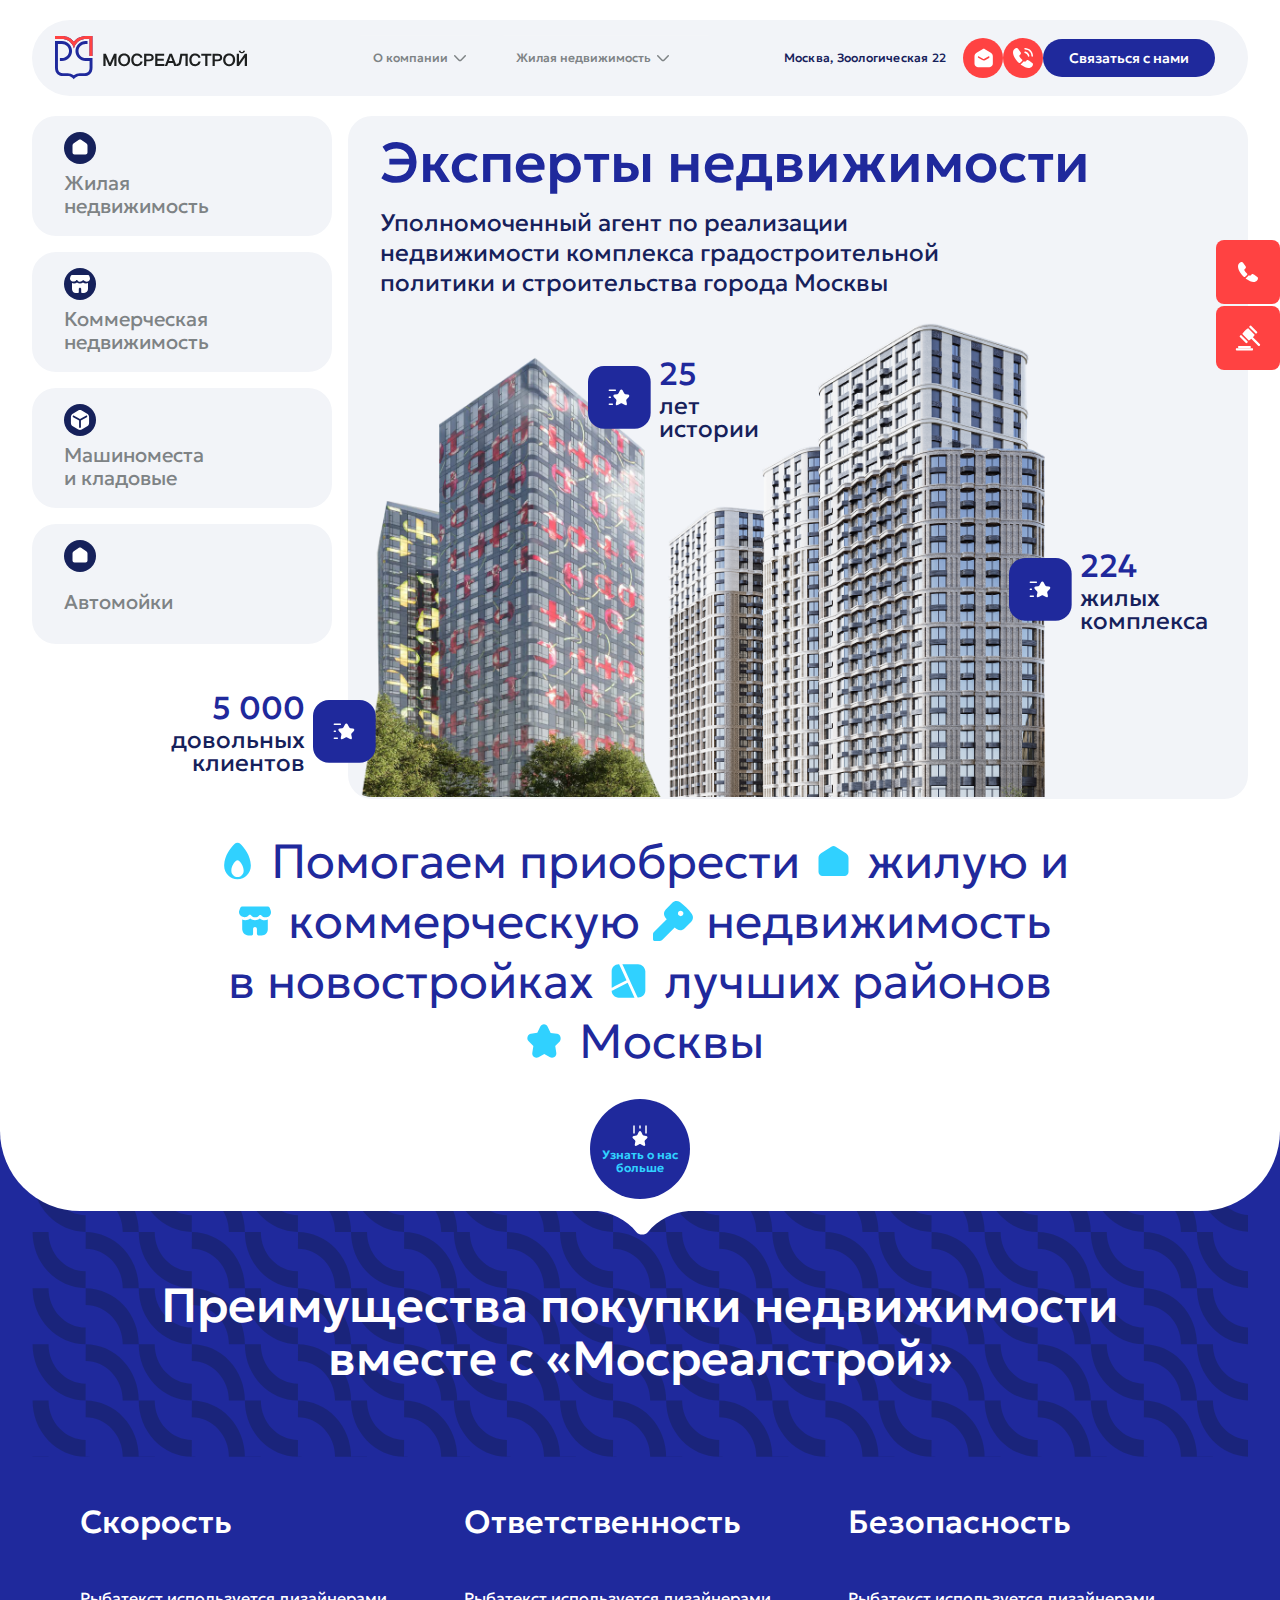
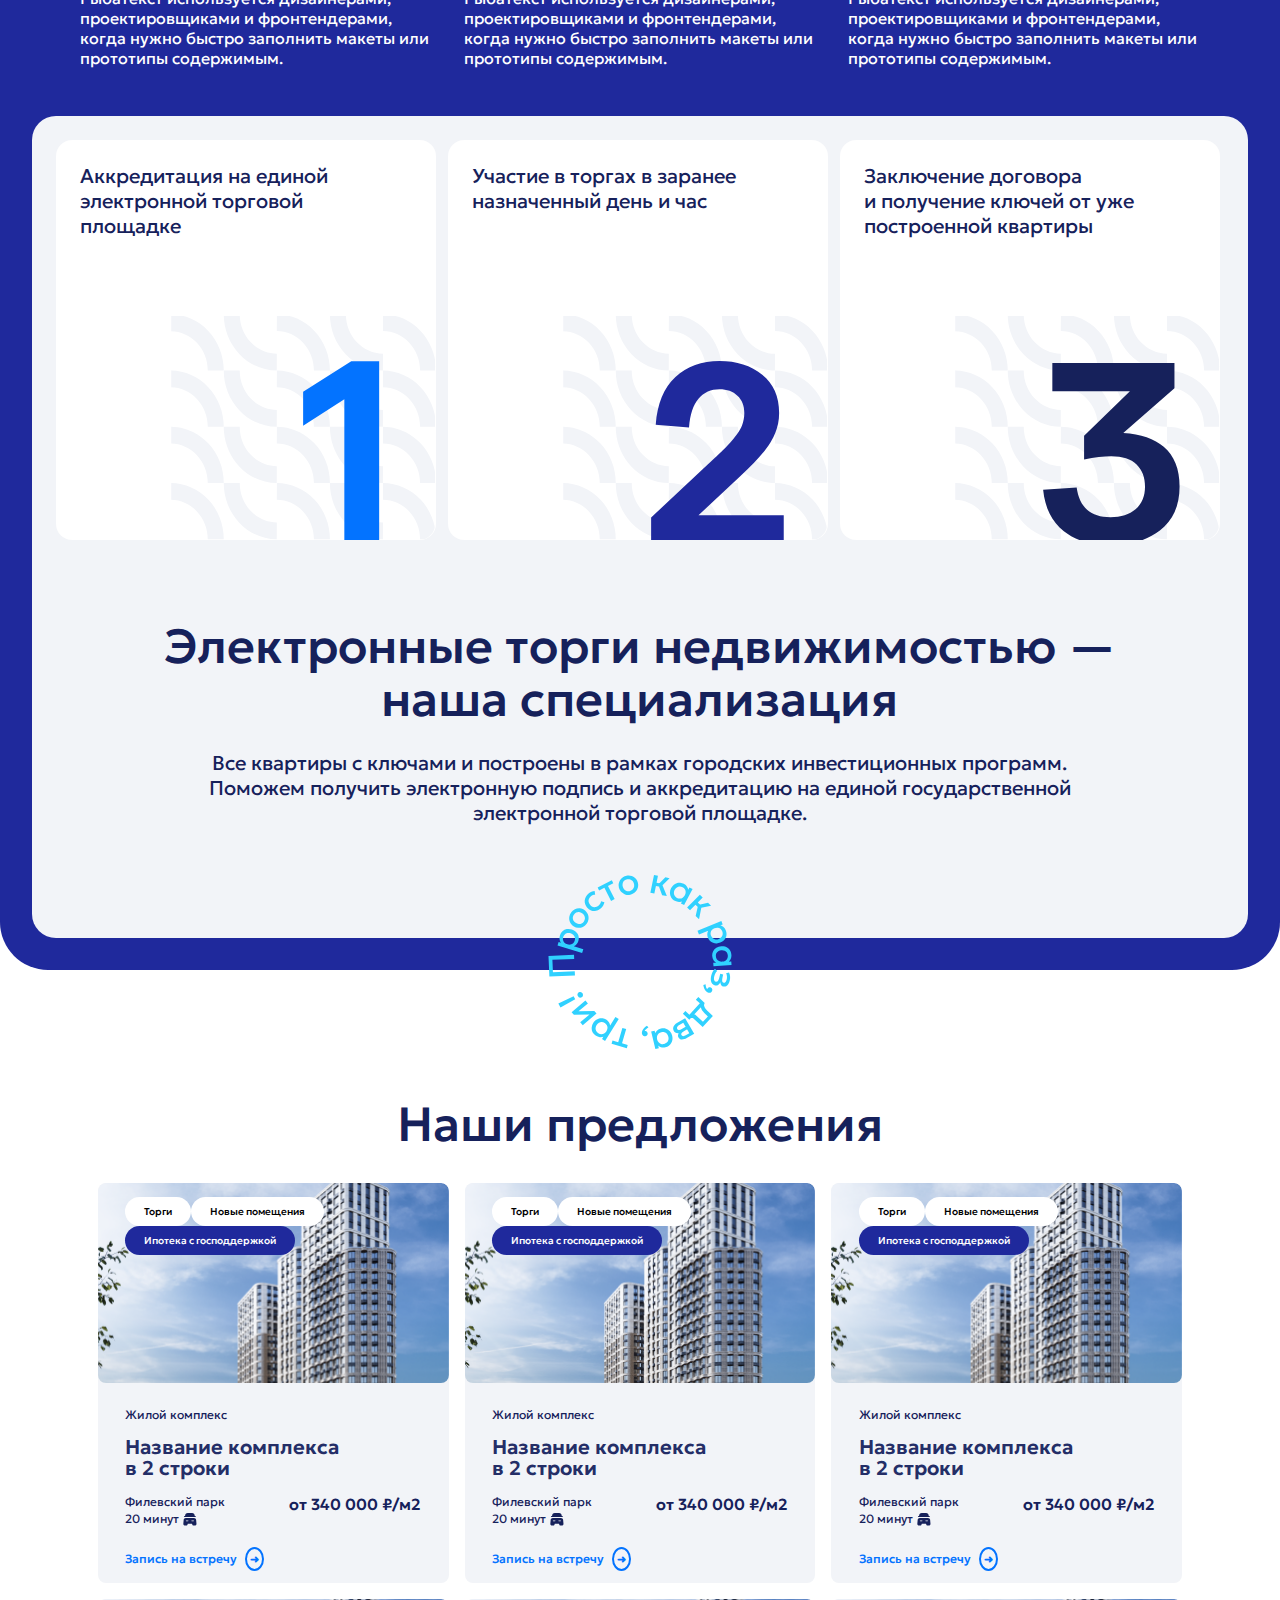
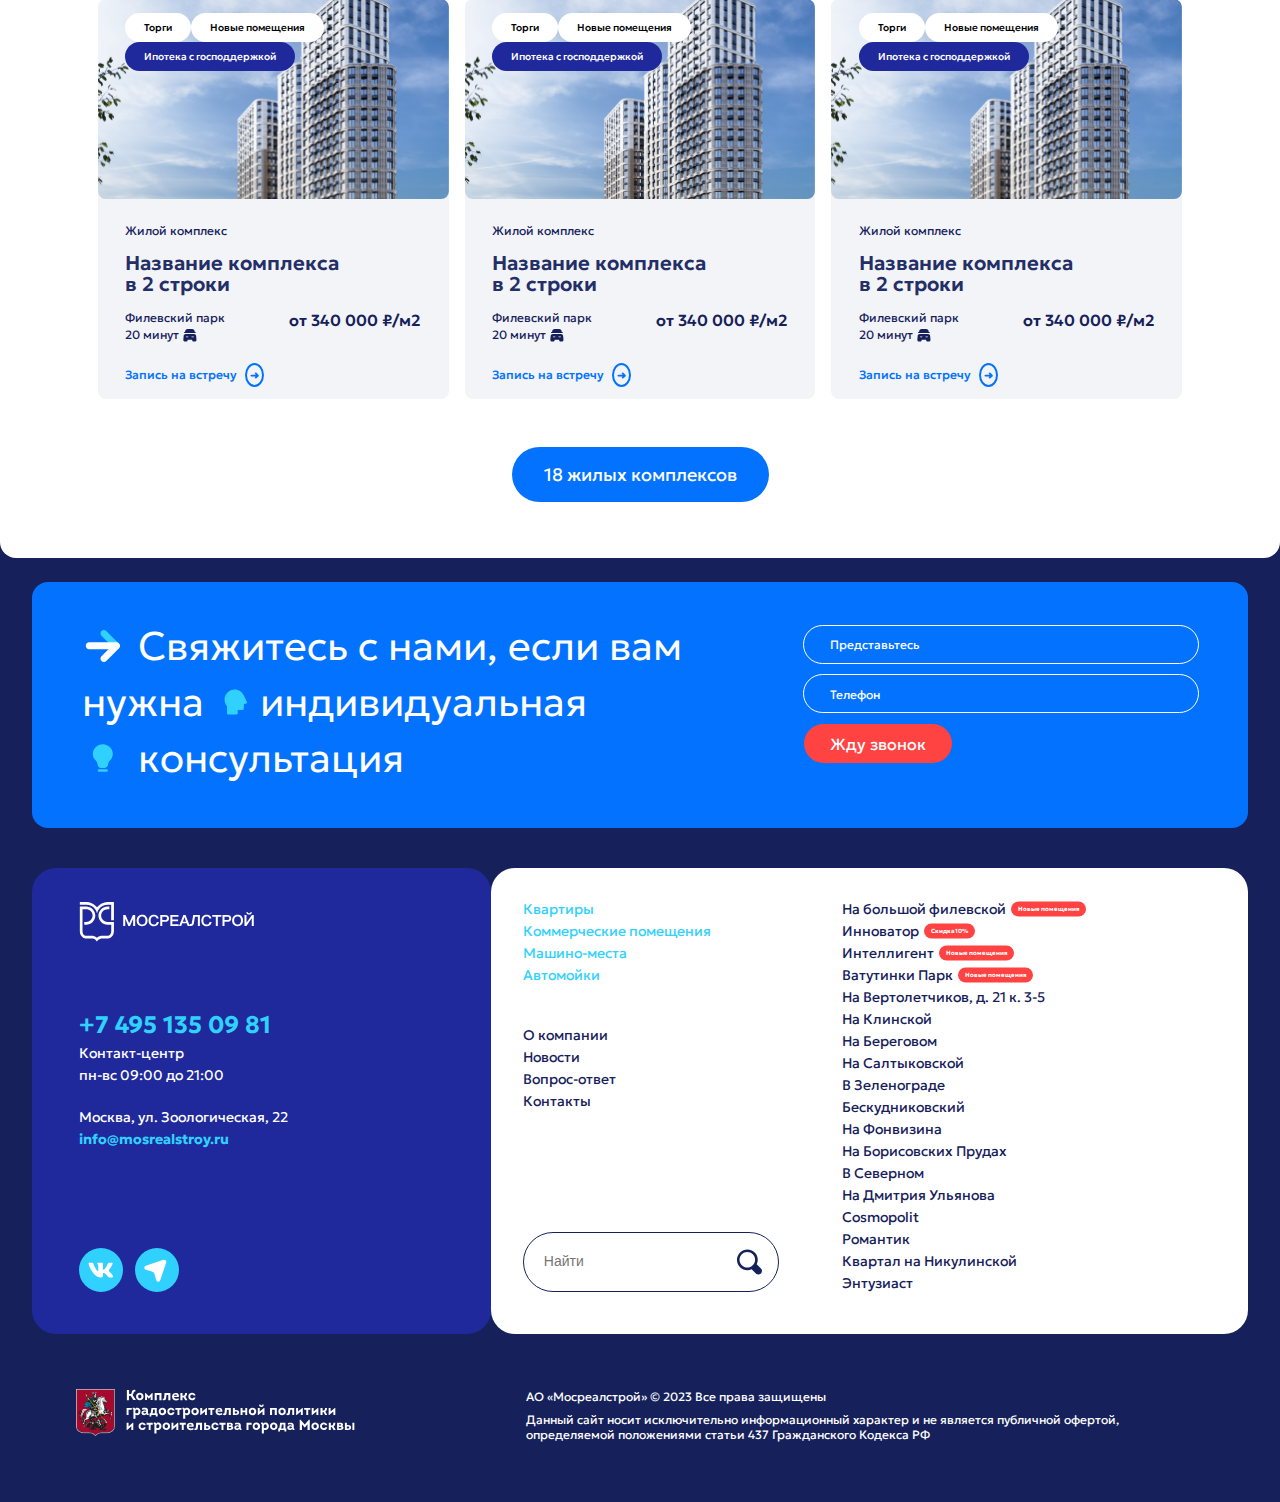
<file: index.html>
<!DOCTYPE html>
<html lang="ru">
<head>
    <meta charset="UTF-8">
    <meta name="viewport" content="width=device-width, initial-scale=1, maximum-scale=1, user-scalable=0">
    <title>MSR</title>
    <link rel="icon" type="image/x-icon" href="./favicon.ico">
    <link rel="stylesheet" href="style/reset.css">
    <link rel="stylesheet" href="lib/nouislider.min.css">
    <link rel="stylesheet" href="style/default.css">
    <link rel="stylesheet" href="style/header.css">
    <link rel="stylesheet" href="style/footer.css">
    <link rel="stylesheet" href="style/style.css">
    <script src="lib/nouislider.min.js"></script>
    <script src="lib/dragscroll.js"></script>
    <link rel="stylesheet" href="https://cdnjs.cloudflare.com/ajax/libs/animate.css/4.1.1/animate.min.css">
</head>
<body>

    <main>

        <form class="modal" id="callback-modal" style="display: none;">

            <div class="modal-wrap">

                <span class="modal-close-btn" id="modal-close-btn-01">
                    <svg width="14" height="14" viewBox="0 0 14 14" fill="none" xmlns="http://www.w3.org/2000/svg">
                        <path d="M13 1L1 13M1 1L13 13" stroke="black" stroke-width="2" stroke-linecap="round" stroke-linejoin="round"/>
                        </svg> 
                </span>

                <h2>Перезвоните мне</h2>

                <div class="input-grid">
                    <div class="input-wrap">
                        <span>ФИО</span>
                        <input type="text">
                    </div>
                    <div class="input-wrap">
                        <span>E-mail</span>
                        <input type="email">
                    </div>
                    <div class="input-wrap">
                        <span>Номер телефона</span>
                        <input type="tel" placeholder="+7">
                    </div>
                    <div class="input-wrap">
                        <span>Удобное время для звонка</span>
                        <input type="text">
                    </div>
                </div>

                <div class="modal-agreement">
                    <input type="checkbox" name="" id="modal-agreement-01" checked>
                    <label for="modal-agreement-01">
                        Согласие на получение данных об акция, скидках, новых услугах и предложениях
                    </label>

                </div>

                <div class="confirm-wrap">
                    <button class="btn btn-blue">Жду звонка</button>
                    <span>
                        Отправляя заявку, Вы даете согласие на обработку 
                        <a href="#">персональных данных</a>
                    </span>
                </div>

            </div>

            <div class="modal-backdrop"></div>

        </form>

        <div class="header-wrap">

            <!-- header checkboxes -->
            <input type="checkbox" id="mobile-menu-toggle" style="display: none;">
            <input type="checkbox" id="header-about-list-toggle" style="display: none;">
            <input type="checkbox" id="header-about-list-toggle02" style="display: none;">

            <header>

                <a href="#" class="logo">
                    
                    <svg class="logo-icon" width="38" height="44" viewBox="0 0 38 44" fill="" xmlns="http://www.w3.org/2000/svg">
                        <path d="M30.478 0.0191383H37.2327L37.5029 0V20.023H34.4729V3.00179H30.8158C28.7661 3.00183 26.7501 3.51763 24.9568 4.50084C23.1635 5.48405 21.6517 6.90245 20.5631 8.62295C19.9534 9.5773 19.4824 10.6119 19.1639 11.6964L18.9082 12.5711L18.6525 11.6964C18.3377 10.6114 17.8683 9.57646 17.2582 8.62295C16.1668 6.89964 14.651 5.47958 12.8532 4.49626C11.0555 3.51295 9.03493 2.99867 6.98142 3.00179H0.00965895V0.0191383H6.95727C9.25777 0.00766882 11.5303 0.518705 13.6004 1.51303C15.6704 2.50736 17.4829 3.95851 18.8986 5.75501C20.2785 4.00803 22.0334 2.58701 24.0362 1.59495C26.0389 0.602891 28.2393 0.0646325 30.478 0.0191383Z" fill="#1F299C"/>
                        <path d="M27.8314 21.4635C28.6913 21.8196 29.6136 22.0042 30.5455 22.0067L37.5077 21.9636V31.772C37.5077 37.9046 33.4163 40.089 29.5854 40.089H25.0019C24.0562 40.0658 23.1152 40.2292 22.2339 40.5697C21.3526 40.9103 20.5484 41.4212 19.8683 42.0726L18.7538 43.3489L17.6393 42.0726C16.9623 41.417 16.1587 40.9034 15.2766 40.5625C14.3946 40.2217 13.4521 40.0606 12.5057 40.089H7.92222C4.09619 40.089 0 37.9046 0 31.772V4.94242H6.94767C9.62482 4.94999 12.1901 6.00696 14.0832 7.88239C15.9762 9.75782 17.0431 12.2993 17.0507 14.9515C17.0507 17.6087 15.9872 20.1576 14.0933 22.0392C12.1995 23.9208 9.62982 24.9817 6.94767 24.9893H4.90675V21.9636H6.94767C8.82407 21.9611 10.6228 21.2215 11.9496 19.907C13.2765 18.5926 14.023 16.8105 14.0256 14.9515C14.0153 13.0942 13.2628 11.3166 11.9326 10.0078C10.6025 8.69896 8.8031 7.96555 6.92835 7.96811H2.9286V31.8007C2.9286 33.813 3.56068 37.2019 7.90296 37.2019H12.4865C14.7427 37.1725 16.9463 37.8778 18.7587 39.2095C20.5644 37.8828 22.7587 37.1777 25.0067 37.2019H29.5902C33.9229 37.2019 34.5646 33.813 34.5646 31.8007V24.9893H30.5552C27.873 24.9817 25.3034 23.9208 23.4095 22.0392C21.5157 20.1576 20.4522 17.6087 20.4522 14.9515C20.4598 12.2993 21.5267 9.75782 23.4197 7.88239C25.3127 6.00696 27.878 4.94999 30.5552 4.94242H32.5189V7.93943H30.5552C28.6788 7.94196 26.88 8.68152 25.5532 9.996C24.2263 11.3105 23.4798 13.0926 23.4772 14.9515C23.4728 15.8748 23.6523 16.7899 24.0053 17.6445C24.3582 18.499 24.8778 19.2761 25.5344 19.9315C26.1909 20.5868 26.9715 21.1074 27.8314 21.4635Z" fill="#1F299C"/>
                        <path d="M30.4782 0.0191383H37.2329L37.5031 0V20.023H34.4731V3.00179H30.816C28.7664 3.00183 26.7504 3.51763 24.9571 4.50084C23.1638 5.48405 21.6519 6.90245 20.5634 8.62295C19.9537 9.5773 19.4826 10.6119 19.1642 11.6964L18.9084 12.5711L18.6527 11.6964C18.338 10.6114 17.8685 9.57646 17.2584 8.62295C16.167 6.89964 14.6512 5.47958 12.8535 4.49626C11.0557 3.51295 9.03516 2.99867 6.98165 3.00179H0.0098877V0.0191383H6.9575C9.258 0.00766882 11.5306 0.518705 13.6006 1.51303C15.6707 2.50736 17.4831 3.95851 18.8988 5.75501C20.2787 4.00803 22.0337 2.58701 24.0364 1.59495C26.0391 0.602891 28.2395 0.0646325 30.4782 0.0191383Z" fill="#FF4242"/>
                    </svg>
    
                    <svg class="logo-text" width="144" height="17" viewBox="0 0 144 17" fill="none" xmlns="http://www.w3.org/2000/svg">
                        <path d="M11.0104 3.74267H13.5241V15.9218H11.3047V7.99198L7.86947 15.9218H6.00229L2.58638 7.99198V15.9218H0.366943V3.72832H2.88069L6.94313 12.9965L11.0104 3.74267ZM21.1424 3.50846C21.9725 3.46956 22.8011 3.61161 23.5698 3.92463C24.3384 4.23765 25.0283 4.714 25.5908 5.32003C26.6671 6.58415 27.2219 8.2042 27.1444 9.85615C27.2204 11.5021 26.6654 13.1156 25.5908 14.3732C25.0258 14.975 24.335 15.4476 23.5668 15.758C22.7985 16.0684 21.9712 16.2091 21.1424 16.1704C20.3118 16.21 19.4825 16.0678 18.7136 15.7539C17.9448 15.4399 17.2552 14.962 16.694 14.354C15.633 13.0974 15.0856 11.4927 15.1597 9.85615C15.1597 7.97287 15.6422 6.51022 16.694 5.33914C17.7458 4.16807 19.2463 3.50846 21.1424 3.50846ZM23.9408 13.0683C24.6317 12.146 24.9733 11.0123 24.9057 9.86572C24.9714 8.70749 24.6304 7.56241 23.9408 6.62494C23.5945 6.23403 23.1618 5.92758 22.6765 5.72944C22.1911 5.53129 21.6661 5.44678 21.1424 5.48253C20.6107 5.45187 20.0792 5.54532 19.5906 5.75537C19.1021 5.96542 18.6701 6.2862 18.3296 6.69186C17.641 7.6044 17.2993 8.72825 17.3646 9.86572C17.3023 10.9969 17.6439 12.1138 18.3296 13.0204C18.673 13.4217 19.1059 13.7386 19.594 13.9459C20.0821 14.1533 20.6122 14.2455 21.1424 14.2154C21.6659 14.2452 22.1895 14.1575 22.674 13.9589C23.1585 13.7602 23.5916 13.4558 23.9408 13.0683ZM37.3536 11.6343C37.1902 12.4024 36.7766 13.096 36.1763 13.6084C35.5833 14.0256 34.8671 14.2358 34.1403 14.2058C32.8714 14.2058 31.9209 13.8091 31.313 13.03C30.7051 12.2509 30.4735 11.2328 30.4735 9.85615C30.4064 8.74308 30.7079 7.63872 31.3323 6.71097C31.6505 6.29182 32.0701 5.95873 32.5524 5.74239C33.0347 5.52604 33.5641 5.43342 34.092 5.47299C34.7995 5.43773 35.5011 5.61608 36.104 5.98445C36.664 6.38104 37.0505 6.97414 37.1847 7.64306V7.73388H39.3462V7.59527C39.2091 6.43858 38.6246 5.37966 37.7155 4.6413C36.6908 3.85683 35.4197 3.45567 34.1258 3.50846C32.1573 3.50846 30.6424 4.15853 29.6195 5.44432C28.6644 6.71466 28.1835 8.27387 28.2589 9.85615C28.2589 11.6868 28.698 13.1686 29.5664 14.2489C30.5748 15.5203 32.1187 16.1608 34.1548 16.1608C35.3946 16.1875 36.6053 15.7871 37.5804 15.028C38.6199 14.1881 39.3076 12.9957 39.5103 11.6821L39.5392 11.5387H37.3729L37.3536 11.6343ZM46.2601 3.73789C49.2466 3.73789 50.7568 5.01412 50.7568 7.52834C50.7568 10.0426 49.2322 11.3523 46.2263 11.3523H43.3315V15.9409H41.1121V3.74267H46.236M43.3411 9.43552H46.0912C46.7399 9.48345 47.3876 9.32974 47.9439 8.99578C48.1457 8.81172 48.3016 8.58387 48.3995 8.33011C48.4975 8.07634 48.5347 7.80356 48.5084 7.53313C48.5353 7.26561 48.4968 6.99559 48.396 6.74598C48.2952 6.49637 48.1352 6.2745 47.9295 6.09916C47.3817 5.75719 46.7364 5.60115 46.0912 5.65463H43.3411V9.43552ZM54.4381 10.6496H60.7585V8.73764H54.4381V5.66417H61.1638V3.75221H52.2138V15.9218H61.4243V14.0099H54.4139L54.4381 10.6496ZM77.346 3.74267H84.7038V15.9218H82.4844V5.64028H79.276L78.1422 12.6094C78.0449 13.5394 77.655 14.4155 77.0276 15.114C76.3607 15.6848 75.495 15.9747 74.6152 15.9218H71.2669L70.1716 12.9248H65.2841L64.1841 15.9218H61.8103L66.5193 3.72832H68.9317L73.5104 15.592V13.8091H74.1376C74.4999 13.8191 74.8587 13.7368 75.1797 13.5701C75.3834 13.4302 75.5544 13.2486 75.6809 13.0374C75.8074 12.8263 75.8867 12.5906 75.9131 12.3465L77.346 3.74267ZM67.7303 6.2282L65.9596 11.0894H69.4865L67.7303 6.2282ZM95.4148 11.6199C95.2514 12.388 94.8378 13.0817 94.2375 13.594C93.6445 14.0113 92.9283 14.2215 92.2015 14.1915C90.9326 14.1915 89.9821 13.7948 89.3742 13.0157C88.7663 12.2365 88.5347 11.2184 88.5347 9.84183C88.4676 8.72875 88.7691 7.6244 89.3935 6.69665C89.7117 6.2775 90.1313 5.94441 90.6136 5.72806C91.0959 5.51172 91.6253 5.41906 92.1532 5.45864C92.8608 5.42247 93.5626 5.60088 94.1652 5.97009C94.7252 6.36669 95.1117 6.95982 95.2459 7.62873V7.71955H97.4074V7.58091C97.2648 6.4249 96.6792 5.36737 95.7718 4.62694C94.7472 3.84248 93.476 3.44132 92.1822 3.49411C90.2137 3.49411 88.6987 4.14417 87.6758 5.42996C86.7207 6.7003 86.2399 8.25954 86.3153 9.84183C86.3153 11.6725 86.7543 13.1543 87.6228 14.2345C88.6312 15.506 90.1751 16.1465 92.216 16.1465C93.4548 16.1761 94.6649 15.7753 95.6367 15.0136C96.6777 14.1749 97.3657 12.982 97.5666 11.6677L97.5956 11.5243H95.4293L95.4148 11.6199ZM98.2662 5.64028H102.223V15.9218H104.442V5.64028H108.398V3.72832H98.2662V5.64028ZM114.719 3.72832C117.7 3.72832 119.215 5.00455 119.215 7.51877C119.215 10.033 117.691 11.3427 114.68 11.3427H111.785V15.9314H109.566V3.73311H114.695M111.8 9.42595H114.555C115.203 9.47389 115.851 9.32017 116.407 8.98621C116.607 8.80103 116.762 8.57288 116.859 8.31931C116.956 8.06575 116.993 7.79352 116.967 7.52356C116.994 7.2565 116.955 6.987 116.856 6.73755C116.756 6.48809 116.597 6.26592 116.393 6.08959C115.845 5.74826 115.2 5.59228 114.555 5.64506H111.8V9.42595ZM126.144 3.49411C126.974 3.45521 127.802 3.59729 128.571 3.91031C129.34 4.22333 130.03 4.69964 130.592 5.30568C131.667 6.57074 132.221 8.19014 132.146 9.84183C132.22 11.4875 131.665 13.1003 130.592 14.3588C130.027 14.9609 129.337 15.4337 128.568 15.7441C127.8 16.0545 126.973 16.1951 126.144 16.156C125.312 16.1954 124.482 16.0531 123.713 15.7392C122.943 15.4253 122.253 14.9475 121.69 14.3397C120.632 13.0819 120.084 11.4781 120.156 9.84183C120.156 7.95855 120.639 6.49589 121.69 5.32482C122.742 4.15374 124.243 3.49411 126.144 3.49411ZM126.144 5.45386C125.611 5.42452 125.079 5.51906 124.59 5.72987C124.1 5.94068 123.668 6.26193 123.326 6.66797C122.64 7.58162 122.298 8.70465 122.361 9.84183C122.301 10.9728 122.642 12.089 123.326 12.9965C123.671 13.3977 124.104 13.7143 124.593 13.9216C125.082 14.1289 125.613 14.2213 126.144 14.1915C126.667 14.2203 127.19 14.1321 127.675 13.9335C128.159 13.7349 128.592 13.4311 128.942 13.0443C129.633 12.1221 129.975 10.9884 129.907 9.84183C129.975 8.68336 129.634 7.53763 128.942 6.60104C128.597 6.20965 128.165 5.90248 127.681 5.7035C127.196 5.50451 126.672 5.41907 126.149 5.45386M136.724 2.58592C137.369 2.99257 138.128 3.18357 138.891 3.13084C139.654 3.18158 140.415 2.99076 141.062 2.58592C141.58 2.14854 141.914 1.53457 141.998 0.865169V0.726562H140.251V0.831706C140.23 1.15453 140.092 1.45873 139.86 1.6873C139.57 1.86064 139.233 1.9408 138.896 1.91675C138.558 1.94516 138.22 1.86647 137.931 1.69208C137.693 1.464 137.551 1.15465 137.535 0.826922V0.726562H135.784V0.865169C135.811 1.20357 135.907 1.53297 136.066 1.8336C136.226 2.13424 136.444 2.39988 136.71 2.6146M141.887 3.74267L135.972 12.3082V3.74267H133.752V15.9218H135.919L141.766 7.4662V15.9218H144V3.72832L141.887 3.74267Z" fill="#1E2020"/>
                    </svg>
                        
                        
                </a>
    
                <div class="drop-down">
                        <ul id="dropDownUl">
                            <li><label for="header-about-list-toggle"><span>О компании</span><img src="./img/icons/header-arrow-down.svg" alt=""></label></li>
                            <li hidden><a href="#">Вопрос-ответ</a></li>
                            <li hidden><a href="#">Новости</a></li>
                            <li hidden><a href="#">Контакты</a></li>
                        </ul>
    
                </div>

                <div class="drop-down drop-down-02">
                    <ul id="dropDownUl02">
                        <li><label for="header-about-list-toggle02"><span>Жилая недвижимость</span><img src="./img/icons/header-arrow-down.svg" alt=""></label></li>
                        <li hidden><a href="#">Коммерческая недвижимость</a></li>
                        <li hidden><a href="#">Машиноместа и кладовые</a></li>
                        <li hidden><a href="#">Автомойки</a> </li>
                    </ul>

                </div>
    
                <div class="info-wrap">
                    <p class="adress">Москва, Зоологическая 22</p>
                    <a href="#">
                        <svg width="21" height="20" viewBox="0 0 21 20" fill="none" xmlns="http://www.w3.org/2000/svg">
                            <path d="M19.8336 8.2375V15.8295C19.8336 17.6649 18.3336 19.1666 16.5002 19.1666H4.83358C3.00024 19.1666 1.50024 17.6649 1.50024 15.8295V8.2375C1.50024 6.73579 2.25024 5.40094 3.58358 4.65009L9.50024 1.14611C10.2502 0.728967 11.1669 0.728967 11.9169 1.14611L17.8336 4.65009C19.0836 5.31751 19.8336 6.73579 19.8336 8.2375Z" fill="white"/>
                            <path d="M10.6494 12.4999C10.1712 12.4999 9.61324 12.341 9.21472 12.1027L5.22953 9.79865C4.83101 9.5603 4.75131 9.08361 4.91071 8.68636C5.07012 8.36856 5.62805 8.20966 5.94686 8.44801L9.93205 10.752C10.3306 10.9904 10.8885 10.9904 11.287 10.752L15.2722 8.44801C15.6707 8.20966 16.1489 8.36856 16.3881 8.76581C16.6272 9.16305 16.4678 9.63975 16.0692 9.8781L12.0841 12.1821C11.6855 12.341 11.1276 12.4999 10.6494 12.4999Z" fill="#FF4242"/>
                        </svg>      
                    </a>
                    <a href="#">
                        <svg width="24" height="24" viewBox="0 0 24 24" fill="none" xmlns="http://www.w3.org/2000/svg">
                            <path d="M17.62 10.7501C17.19 10.7501 16.85 10.4001 16.85 9.9801C16.85 9.6101 16.48 8.8401 15.86 8.1701C15.25 7.5201 14.58 7.1401 14.02 7.1401C13.59 7.1401 13.25 6.7901 13.25 6.3701C13.25 5.9501 13.6 5.6001 14.02 5.6001C15.02 5.6001 16.07 6.1401 16.99 7.1101C17.85 8.0201 18.4 9.1501 18.4 9.9701C18.4 10.4001 18.05 10.7501 17.62 10.7501Z" fill="white"/>
                            <path d="M21.23 10.75C20.8 10.75 20.46 10.4 20.46 9.98C20.46 6.43 17.57 3.55 14.03 3.55C13.6 3.55 13.26 3.2 13.26 2.78C13.26 2.36 13.6 2 14.02 2C18.42 2 22 5.58 22 9.98C22 10.4 21.65 10.75 21.23 10.75Z" fill="white"/>
                            <path d="M11.05 14.95L9.2 16.8C8.81 17.19 8.19 17.19 7.79 16.81C7.68 16.7 7.57 16.6 7.46 16.49C6.43 15.45 5.5 14.36 4.67 13.22C3.85 12.08 3.19 10.94 2.71 9.81C2.24 8.67 2 7.58 2 6.54C2 5.86 2.12 5.21 2.36 4.61C2.6 4 2.98 3.44 3.51 2.94C4.15 2.31 4.85 2 5.59 2C5.87 2 6.15 2.06 6.4 2.18C6.66 2.3 6.89 2.48 7.07 2.74L9.39 6.01C9.57 6.26 9.7 6.49 9.79 6.71C9.88 6.92 9.93 7.13 9.93 7.32C9.93 7.56 9.86 7.8 9.72 8.03C9.59 8.26 9.4 8.5 9.16 8.74L8.4 9.53C8.29 9.64 8.24 9.77 8.24 9.93C8.24 10.01 8.25 10.08 8.27 10.16C8.3 10.24 8.33 10.3 8.35 10.36C8.53 10.69 8.84 11.12 9.28 11.64C9.73 12.16 10.21 12.69 10.73 13.22C10.83 13.32 10.94 13.42 11.04 13.52C11.44 13.91 11.45 14.55 11.05 14.95Z" fill="white"/>
                            <path d="M21.9701 18.33C21.9701 18.61 21.9201 18.9 21.8201 19.18C21.7901 19.26 21.7601 19.34 21.7201 19.42C21.5501 19.78 21.3301 20.12 21.0401 20.44C20.5501 20.98 20.0101 21.37 19.4001 21.62C19.3901 21.62 19.3801 21.63 19.3701 21.63C18.7801 21.87 18.1401 22 17.4501 22C16.4301 22 15.3401 21.76 14.1901 21.27C13.0401 20.78 11.8901 20.12 10.7501 19.29C10.3601 19 9.9701 18.71 9.6001 18.4L12.8701 15.13C13.1501 15.34 13.4001 15.5 13.6101 15.61C13.6601 15.63 13.7201 15.66 13.7901 15.69C13.8701 15.72 13.9501 15.73 14.0401 15.73C14.2101 15.73 14.3401 15.67 14.4501 15.56L15.2101 14.81C15.4601 14.56 15.7001 14.37 15.9301 14.25C16.1601 14.11 16.3901 14.04 16.6401 14.04C16.8301 14.04 17.0301 14.08 17.2501 14.17C17.4701 14.26 17.7001 14.39 17.9501 14.56L21.2601 16.91C21.5201 17.09 21.7001 17.3 21.8101 17.55C21.9101 17.8 21.9701 18.05 21.9701 18.33Z" fill="white"/>
                        </svg> 
                    </a>
                    <button class="btn btn-blue open-callback-modal">
                        Связаться с нами
                    </button>
                </div>
    
                <!-- MOBILE HEADER MENU -->
    
                <label for="mobile-menu-toggle" id="mobile-menu-label">
    
                    <span></span>
                    <span></span>
                    <span></span>
                                
                </label>
    
                <div class="header-menu">
    
                    <div class="header-menu-wrap">
    
                        <ul class="filter-list">
                            <li><a href="#">Квартиры</a></li>
                            <li><a href="#">Коммерческие помещения</a></li>
                            <li><a href="#">Машино-места</a></li>
                            <li><a href="#">Автомойки</a></li>
                        </ul>
    
                        <ul class="about-list">
                            <li><a href="#">О компании</a></li>
                            <li><a href="#">Новости</a></li>
                            <li><a href="#">Вопрос-ответ</a></li>
                            <li><a href="#">Контакты</a></li>
                        </ul>
    
                        <div class="mobile-info-wrap">
    
                            <a href="#">+7 495 135 09 81</a>
                            <span>Контакт-центр</span>
                            <span>пн-вс 09:00 до 21:00</span>
    
                        </div>
                
                    </div>
    
                </div> 
    
            </header>

            <div id="mobile-menu-backdrop"></div>


    </div>

        <div class="section-expert-estate-callback">
            <span class="open-callback-modal" href="#"><img src="./img/icons/telephone.svg" alt=""></span>
             <a href="#"><img src="./img/icons/hammer.svg" alt=""></a>
         </div>

        <section class="section-expert-estate">

            <div class="section-wrap">

                <div>
                    
                        <a href="#">
                        <img src="./img/icons/home.svg" alt="">
                        <span>Жилая
                             недвижимость</span>
                        </a>
                    
                    <a href="#">
                        <img src="./img/icons/business.svg" alt="">
                        <span>Коммерческая
                             недвижимость</span>
                    </a>
                    <a href="#">
                        <img src="./img/icons/celler.svg" alt="">
                        <span>Машиноместа 
                            и кладовые</span>
                    </a>
                    <a href="#">
                        <img src="./img/icons/home.svg" alt="">
                        <span>Автомойки</span>
                    </a>
                </div>



                <div>

                    <div>
                        <h2>Эксперты недвижимости</h2>
                        <p>Уполномоченный агент по реализации
                            недвижимости комплекса градостроительной 
                            политики и строительства города Москвы</p>
                    </div>

                        <div class="section-expert-estate-background">
                            <img src="./img/expert-estate-background.webp" alt="">

                            <div>
                                <img src="./img/icons/star.svg" alt="">
                                <div>
                                    <span>25</span>
                                    <span>лет
                                        истории
                                    </span>
                                </div>
                            </div>

                            <div>
                                <img src="./img/icons/star.svg" alt="">
                                <div>
                                    <span>224</span>
                                    <span>жилых
                                        комплекса
                                    </span>
                                </div>
                            </div>

                            <div>
                                <div>
                                    <span>5 000</span>
                                    <span>довольных
                                        клиентов
                                    </span>
                                </div>
                                <img src="./img/icons/star.svg" alt="">
                            </div>

                        </div>


                </div>

                

            </div>

            <div class="section-expert-estate-bottom-text">
                <span><img src="./img/icons/fire.svg" alt="">Помогаем приобрести <img src="./img/icons/house.svg" alt=""> жилую и</span>
                <span><img src="./img/icons/commerce.svg" alt="">коммерческую <img src="./img/icons/key.svg" alt=""> недвижимость</span>
                <span>в новостройках <img src="./img/icons/best-location.svg" alt=""> лучших районов</span>
                <div class="section-expert-estate-down-button">
                    <a href="#">
                        <img src="./img/icons/ranking.svg" alt="">
                        <span>Узнать о нас
                            больше
                        </span>
                    </a>
                    
                </div>
    
                <span><img src="./img/icons/moscow-star.svg" alt=""> Москвы</span>
            </div>

        


        </section>

        <section class="section-benefits">

            <div class="section-wrap">

                <h2>Преимущества покупки недвижимости
                    вместе с «Мосреалстрой»</h2>

                    <div class="section-benefits-info">

                        <div>
                            <h4>Скорость</h4>
                            <p>Рыбатекст используется дизайнерами, проектировщиками и фронтендерами, когда нужно быстро заполнить макеты или прототипы содержимым. </p>
                        </div>

                        <div>
                            <h4>Ответственность</h4>
                            <p>Рыбатекст используется дизайнерами, проектировщиками и фронтендерами, когда нужно быстро заполнить макеты или прототипы содержимым. </p>
                        </div>
                        
                        <div>
                            <h4>Безопасность</h4>
                            <p>Рыбатекст используется дизайнерами, проектировщиками и фронтендерами, когда нужно быстро заполнить макеты или прототипы содержимым. </p>
                        </div>

                    </div>
            </div>

            <div class="section-benefits-wrap">

                <div class="section-benefits-container dragscroll snapsinline" id="carousel_002">
                    <div>
                        <p> Аккредитация на единой  
                            электронной торговой 
                            площадке </p>
                        
                    </div>

                    <div>
                        <p>Участие в торгах в заранее
                            назначенный день и час</p>
                    </div>

                    <div>
                        <p>Заключение договора
                             и получение ключей от уже 
                             построенной квартиры</p>
                    </div>
                </div>

                <div class="carousel-controls" id="carousel_002_controls">
                    <span class="active-point"></span>
                    <span class=""></span>
                    <span class=""></span>
                </div>

                <h2>Электронные торги недвижимостью —
                     наша специализация </h2>

                <p>
                    Все квартиры с ключами и построены в рамках городских инвестиционных программ. 
                    Поможем получить электронную подпись и аккредитацию на единой государственной 
                    электронной торговой площадке. 
                </p>
            </div>

            <div>
                <img src="./img/benefits/slogan.svg" alt="">
            </div>

        </section>

        <section class="section-offers">

            <div class="section-wrap">

                <h2>Наши 
                    предложения</h2>

                <div class="section-offers-container">

                    <div class="section-offers-item">

                        <div>
                            <div>
                                <span>Торги</span>
                                <span>Новые помещения</span>
                            </div>
                            <span>Ипотека с господдержкой</span>
                        </div>

                        <div>
                            <span>Жилой комплекс</span>
                            <span>Название комплекса 
                                в 2 строки</span>
                            <div>
                                <div>
                                    <span>Филевский парк</span>
                                    <span>20 минут <img src="./img/icons/auto.svg" alt=""></span>
                                </div>
                                <span>от 340 000 ₽/м2</span>
                            </div>
                            <a href="#">Запись на встречу <span>➜</span></a>
                        </div>

                    </div>

                    <div class="section-offers-item offers-demo-720">

                        <div>
                            <div>
                                <span>Торги</span>
                                <span>Новые помещения</span>
                            </div>
                            <span>Ипотека с господдержкой</span>
                        </div>

                        <div>
                            <span>Жилой комплекс</span>
                            <span>Название комплекса 
                                в 2 строки</span>
                            <div>
                                <div>
                                    <span>Филевский парк</span>
                                    <span>20 минут <img src="./img/icons/auto.svg" alt=""></span>
                                </div>
                                <span>от 340 000 ₽/м2</span>
                            </div>
                            <a href="#">Запись на встречу <span>➜</span></a>
                        </div>

                    </div>

                    <div class="section-offers-item offers-demo-720">

                        <div>
                            <div>
                                <span>Торги</span>
                                <span>Новые помещения</span>
                            </div>
                            <span>Ипотека с господдержкой</span>
                        </div>

                        <div>
                            <span>Жилой комплекс</span>
                            <span>Название комплекса 
                                в 2 строки</span>
                            <div>
                                <div>
                                    <span>Филевский парк</span>
                                    <span>20 минут <img src="./img/icons/auto.svg" alt=""></span>
                                </div>
                                <span>от 340 000 ₽/м2</span>
                            </div>
                            <a href="#">Запись на встречу <span>➜</span></a>
                        </div>

                    </div>

                    <div class="section-offers-item offers-demo-720">

                        <div>
                            <div>
                                <span>Торги</span>
                                <span>Новые помещения</span>
                            </div>
                            <span>Ипотека с господдержкой</span>
                        </div>

                        <div>
                            <span>Жилой комплекс</span>
                            <span>Название комплекса 
                                в 2 строки</span>
                            <div>
                                <div>
                                    <span>Филевский парк</span>
                                    <span>20 минут <img src="./img/icons/auto.svg" alt=""></span>
                                </div>
                                <span>от 340 000 ₽/м2</span>
                            </div>
                            <a href="#">Запись на встречу <span>➜</span></a>
                        </div>

                    </div>

                    <div class="section-offers-item offers-demo-1280">

                        <div>
                            <div>
                                <span>Торги</span>
                                <span>Новые помещения</span>
                            </div>
                            <span>Ипотека с господдержкой</span>
                        </div>

                        <div>
                            <span>Жилой комплекс</span>
                            <span>Название комплекса
                                 в 2 строки</span>
                            <div>
                                <div>
                                    <span>Филевский парк</span>
                                    <span>20 минут <img src="./img/icons/auto.svg" alt=""></span>
                                </div>
                                <span>от 340 000 ₽/м2</span>
                            </div>
                            <a href="#">Запись на встречу <span>➜</span></a>
                        </div>

                    </div>

                    <div class="section-offers-item offers-demo-1280">

                        <div>
                            <div>
                                <span>Торги</span>
                                <span>Новые помещения</span>
                            </div>
                            <span>Ипотека с господдержкой</span>
                        </div>

                        <div>
                            <span>Жилой комплекс</span>
                            <span>Название комплекса
                                 в 2 строки</span>
                            <div>
                                <div>
                                    <span>Филевский парк</span>
                                    <span>20 минут <img src="./img/icons/auto.svg" alt=""></span>
                                </div>
                                <span>от 340 000 ₽/м2</span>
                            </div>
                            <a href="#">Запись на встречу <span>➜</span></a>
                        </div>

                    </div>
                    
                </div>

            </div>

            <button>18 жилых комплексов</button>

        </section>


        <footer id="footer">

            <div class="section-wrap">

                <div class="footer-callback">

                    <div class="footer-callback-text-wrap">
                        <p >
                            <span>
                            <svg width="41" height="40" viewBox="0 0 41 40" fill="none" xmlns="http://www.w3.org/2000/svg">
                                <path d="M37.7975 19.9282C37.7973 20.8304 37.4405 21.6956 36.8055 22.3335C36.1705 22.9713 35.3095 23.3295 34.4117 23.3295C33.5139 23.3295 32.6528 22.9713 32.0179 22.3335L19.4903 9.74584C18.8556 9.10786 18.499 8.24269 18.499 7.34058C18.499 6.43848 18.8556 5.5733 19.4903 4.93532C20.1253 4.29753 20.9863 3.93925 21.8841 3.93925C22.7819 3.93925 23.643 4.29753 24.2779 4.93532L36.8055 17.523C37.4405 18.1608 37.7973 19.026 37.7975 19.9282Z" fill="#30D1FF"/>
                                <path d="M37.7974 19.7316C37.7974 20.6339 37.4406 21.4992 36.8057 22.1372C36.1707 22.7752 35.3095 23.1337 34.4115 23.1337L7.18319 23.1337C6.28521 23.1337 5.42401 22.7752 4.78905 22.1372C4.15408 21.4992 3.79736 20.6339 3.79736 19.7316C3.79736 18.8293 4.15408 17.964 4.78905 17.326C5.42401 16.688 6.28521 16.3295 7.18319 16.3295L34.4115 16.3295C35.3095 16.3295 36.1707 16.688 36.8057 17.326C37.4406 17.964 37.7974 18.8293 37.7974 19.7316Z" fill="white"/>
                                <path d="M37.7975 20.0718C37.7973 20.974 37.4405 21.8392 36.8055 22.477L24.2779 35.0647C23.643 35.7025 22.7819 36.0607 21.8841 36.0607C20.9863 36.0607 20.1253 35.7025 19.4903 35.0647C18.8556 34.4267 18.499 33.5615 18.499 32.6594C18.499 31.7573 18.8556 30.8921 19.4903 30.2542L32.0179 17.6665C32.6528 17.0287 33.5139 16.6704 34.4117 16.6704C35.3095 16.6704 36.1705 17.0287 36.8055 17.6665C37.4405 18.3044 37.7973 19.1696 37.7975 20.0718Z" fill="white"/>
                            </svg>
                            </span>
                            Свяжитесь с нами, если вам </p><br>
                        <p>
                            нужна
                            <span style="margin-inline: 12px 4px;">
                                <svg  width="24" height="26" viewBox="0 0 24 26" fill="none" xmlns="http://www.w3.org/2000/svg">
                                    <path d="M22.2605 14.5704L19.8479 15.3241V19.8467C19.8479 20.4749 19.34 20.9774 18.7051 20.9774H13.753V24.3693C13.753 24.9975 13.2451 25.5 12.6102 25.5H4.10273C3.46784 25.5 2.95993 24.9975 2.95993 24.3693V17.0829C1.4362 15.4497 0.547363 13.1884 0.547363 10.6759C0.547363 5.02261 5.11855 0.5 10.8325 0.5C11.8483 0.5 12.8642 0.625628 13.626 1.00251C16.4195 1.88191 18.5781 3.89196 19.8479 6.53015L22.8954 13.0628C23.2763 13.5653 22.8954 14.3191 22.2605 14.5704Z" fill="#30D1FF"/>
                                </svg>  
                            </span>
                            индивидуальная
                        </p><br>
                        <p>
                            <span>
                                <svg width="21" height="28" viewBox="0 0 21 28" fill="none" xmlns="http://www.w3.org/2000/svg">
                                    <path d="M20.6102 8.22654C19.9711 4.4064 16.7754 1.20242 12.8129 0.463038C9.87291 -0.153113 6.80512 0.586268 4.50428 2.43472C2.07561 4.28317 0.797363 6.99424 0.797363 9.82853C0.797363 12.4164 1.81996 14.7577 3.73733 16.6062C4.6321 17.4688 5.1434 18.4546 5.39905 19.5637L5.6547 21.1657C6.03817 22.7677 7.44424 24 9.23379 24H12.3016C13.9633 24 15.4972 22.7677 15.8807 21.1657L16.2641 19.5637C16.5198 18.4546 17.0311 17.4688 17.9259 16.6062C20.2267 14.388 21.2493 11.3073 20.6102 8.22654Z" fill="#30D1FF"/>
                                    <path d="M14.3307 25.25H7.1307C6.3307 25.25 5.79736 25.75 5.79736 26.5C5.79736 27.25 6.3307 27.75 7.1307 27.75H14.464C15.264 27.75 15.7974 27.25 15.7974 26.5C15.7974 25.75 15.1307 25.25 14.3307 25.25Z" fill="#30D1FF"/>
                                </svg>    
                            </span>
                            консультация
                        </p>
                    </div>

                    <div class="footer-callback-text-wrap-mobile">

                        <div>
                            <span style="margin-right:15px ;">
                                <svg  width="32" height="32" viewBox="0 0 32 32" fill="none" xmlns="http://www.w3.org/2000/svg">
                                    <path d="M31.8189 15.9332C31.8187 16.7727 31.4867 17.5778 30.8958 18.1713C30.305 18.7648 29.5038 19.0982 28.6683 19.0982C27.8329 19.0982 27.0317 18.7648 26.4409 18.1713L14.7838 6.45832C14.1931 5.86467 13.8613 5.05961 13.8613 4.22019C13.8613 3.38077 14.1931 2.57571 14.7838 1.98206C15.3746 1.38858 16.1758 1.05519 17.0112 1.05519C17.8467 1.05519 18.6479 1.38858 19.2387 1.98206L30.8958 13.6951C31.4867 14.2886 31.8187 15.0937 31.8189 15.9332Z" fill="#30D1FF"/>
                                    <path d="M31.8187 15.7503C31.8187 16.5899 31.4868 17.3951 30.8959 17.9887C30.3051 18.5824 29.5037 18.9159 28.6681 18.9159L3.33169 18.9159C2.49611 18.9159 1.69475 18.5824 1.1039 17.9887C0.513056 17.3951 0.181122 16.5899 0.181122 15.7503C0.181122 14.9107 0.513056 14.1055 1.1039 13.5118C1.69475 12.9181 2.49611 12.5846 3.33169 12.5846L28.6681 12.5846C29.5037 12.5846 30.3051 12.9181 30.8959 13.5118C31.4868 14.1055 31.8187 14.9107 31.8187 15.7503Z" fill="white"/>
                                    <path d="M31.8188 16.0668C31.8187 16.9063 31.4866 17.7114 30.8957 18.305L19.2386 30.018C18.6478 30.6114 17.8466 30.9448 17.0112 30.9448C16.1757 30.9448 15.3745 30.6114 14.7837 30.018C14.1931 29.4243 13.8613 28.6193 13.8613 27.7798C13.8613 26.9404 14.1931 26.1353 14.7837 25.5417L26.4408 13.8287C27.0316 13.2352 27.8328 12.9018 28.6683 12.9018C29.5037 12.9018 30.3049 13.2352 30.8957 13.8287C31.4866 14.4222 31.8187 15.2273 31.8188 16.0668Z" fill="white"/>
                                </svg>
                            </span>
                            <p>Свяжитесь с нами,</p>
                        </div>

                        <div>
                            <p>если вам  нужна</p>
                        </div>

                        <div>
                            <span>
                                <svg width="22" height="24" viewBox="0 0 22 24" fill="none" xmlns="http://www.w3.org/2000/svg">
                                    <path d="M20.7361 13.4612L18.4912 14.1626V18.371C18.4912 18.9555 18.0186 19.4231 17.4278 19.4231H12.8198V22.5794C12.8198 23.1639 12.3471 23.6315 11.7564 23.6315H3.84001C3.24923 23.6315 2.77661 23.1639 2.77661 22.5794V15.7992C1.35876 14.2795 0.531677 12.1754 0.531677 9.83737C0.531677 4.57691 4.78524 0.368546 10.1022 0.368546C11.0474 0.368546 11.9927 0.485445 12.7016 0.836142C15.301 1.65444 17.3096 3.52482 18.4912 5.9797L21.3269 12.0585C21.6813 12.5261 21.3269 13.2274 20.7361 13.4612Z" fill="#30D1FF"/>
                                </svg>
                            </span>
                            <p>индивидуальная</p>
                        </div>

                        <div>
                            <span style="margin-right:15px ;">
                                <svg width="20" height="26" viewBox="0 0 20 26" fill="none" xmlns="http://www.w3.org/2000/svg">
                                    <path d="M19.131 7.6277C18.5363 4.073 15.5627 1.09164 11.8755 0.403634C9.13977 -0.169705 6.28514 0.518302 4.14417 2.23832C1.88425 3.95833 0.694824 6.48103 0.694824 9.11838C0.694824 11.5264 1.64637 13.7051 3.43051 15.4251C4.26311 16.2278 4.73889 17.1451 4.97677 18.1771L5.21466 19.6678C5.57149 21.1585 6.87986 22.3052 8.54506 22.3052H11.3997C12.9459 22.3052 14.3733 21.1585 14.7301 19.6678L15.0869 18.1771C15.3248 17.1451 15.8006 16.2278 16.6332 15.4251C18.7742 13.3611 19.7257 10.4944 19.131 7.6277Z" fill="#30D1FF"/>
                                    <path d="M13.2878 23.4683H6.5881C5.84368 23.4683 5.34741 23.9336 5.34741 24.6315C5.34741 25.3294 5.84368 25.7946 6.5881 25.7946H13.4119C14.1563 25.7946 14.6526 25.3294 14.6526 24.6315C14.6526 23.9336 14.0322 23.4683 13.2878 23.4683Z" fill="#30D1FF"/>
                                </svg>
                            </span>
                            <p>консультация</p>    
                        </div>

                    </div>

                
                    <form action="action">
                        <input type="text" class="btn" placeholder="Представьтесь">
                        <input type="tel" class="btn" placeholder="Телефон">
                        <input type="submit" class="btn btn-red" value="Жду звонок">
                    </form>

                </div>

                <div class="footer-main">

                    <div class="footer-main-left">

                        <svg width="175" height="40" viewBox="0 0 175 40" fill="none" xmlns="http://www.w3.org/2000/svg">
                            <path d="M53.8968 12.9479H56.1817V24.0188H54.1643V16.8105L51.0417 24.0188H49.3444L46.2393 16.8105V24.0188H44.2219V12.9349H46.5069L50.1996 21.3597L53.8968 12.9479ZM63.1068 12.735C63.8614 12.6997 64.6146 12.8288 65.3133 13.1133C66.012 13.3979 66.6391 13.8309 67.1504 14.3817C68.1287 15.5308 68.6331 17.0034 68.5626 18.5051C68.6317 20.0012 68.1272 21.4679 67.1504 22.611C66.6367 23.1582 66.0089 23.5877 65.3105 23.8699C64.6122 24.152 63.8601 24.28 63.1068 24.2447C62.3517 24.2808 61.5979 24.1515 60.899 23.8661C60.2001 23.5807 59.5733 23.1463 59.0631 22.5936C58.0987 21.4514 57.6012 19.9927 57.6685 18.5051C57.6685 16.7932 58.107 15.4636 59.0631 14.3991C60.0192 13.3346 61.3832 12.735 63.1068 12.735ZM65.6505 21.4249C66.2786 20.5865 66.5891 19.556 66.5276 18.5138C66.5873 17.4609 66.2774 16.4201 65.6505 15.5679C65.3357 15.2126 64.9425 14.934 64.5012 14.7539C64.06 14.5738 63.5828 14.497 63.1068 14.5295C62.6235 14.5016 62.1403 14.5865 61.6962 14.7775C61.2521 14.9684 60.8595 15.26 60.5499 15.6287C59.924 16.4582 59.6134 17.4798 59.6728 18.5138C59.6161 19.5421 59.9266 20.5573 60.5499 21.3814C60.8621 21.7462 61.2556 22.0342 61.6993 22.2227C62.143 22.4112 62.6248 22.495 63.1068 22.4677C63.5827 22.4947 64.0586 22.415 64.499 22.2344C64.9394 22.0539 65.3331 21.7772 65.6505 21.4249ZM77.8428 20.1214C77.6943 20.8196 77.3183 21.4501 76.7727 21.9158C76.2336 22.2951 75.5825 22.4862 74.9219 22.459C73.7685 22.459 72.9045 22.0983 72.3519 21.3901C71.7993 20.6819 71.5887 19.7564 71.5887 18.5051C71.5277 17.4933 71.8019 16.4894 72.3694 15.6461C72.6587 15.2651 73.0401 14.9623 73.4785 14.7657C73.9169 14.569 74.3982 14.4848 74.878 14.5208C75.5211 14.4887 76.1589 14.6508 76.7069 14.9857C77.216 15.3462 77.5673 15.8853 77.6893 16.4934V16.5759H79.6541V16.4499C79.5295 15.3985 78.9981 14.4359 78.1717 13.7648C77.2403 13.0517 76.0848 12.687 74.9087 12.735C73.1194 12.735 71.7423 13.3259 70.8125 14.4947C69.9442 15.6495 69.5071 17.0668 69.5757 18.5051C69.5757 20.1692 69.9748 21.5161 70.7642 22.4981C71.6808 23.6538 73.0843 24.236 74.935 24.236C76.062 24.2603 77.1626 23.8964 78.0489 23.2063C78.9939 22.4428 79.619 21.359 79.8032 20.1648L79.8295 20.0345H77.8603L77.8428 20.1214ZM85.9388 12.9436C88.6536 12.9436 90.0263 14.1037 90.0263 16.3891C90.0263 18.6745 88.6404 19.865 85.9081 19.865H83.2767V24.0362H81.2593V12.9479H85.9169M83.2855 18.1227H85.7853C86.375 18.1663 86.9637 18.0266 87.4694 17.723C87.6528 17.5557 87.7945 17.3486 87.8836 17.1179C87.9726 16.8872 88.0065 16.6393 87.9826 16.3934C88.007 16.1503 87.9719 15.9048 87.8803 15.6779C87.7887 15.451 87.6433 15.2494 87.4563 15.09C86.9584 14.7791 86.3718 14.6373 85.7853 14.6859H83.2855V18.1227ZM93.3726 19.2263H99.1179V17.4883H93.3726V14.6946H99.4863V12.9566H91.3508V24.0188H99.7231V22.2808H93.3507L93.3726 19.2263ZM114.196 12.9479H120.884V24.0188H118.867V14.6728H115.95L114.92 21.0078C114.831 21.8531 114.477 22.6496 113.907 23.2845C113.3 23.8033 112.513 24.0669 111.714 24.0188H108.67L107.674 21.2945H103.232L102.232 24.0188H100.074L104.354 12.9349H106.547L110.709 23.719V22.0983H111.279C111.609 22.1074 111.935 22.0326 112.227 21.8811C112.412 21.7539 112.567 21.5888 112.682 21.3969C112.797 21.2049 112.869 20.9907 112.893 20.7688L114.196 12.9479ZM105.455 15.2073L103.846 19.6261H107.052L105.455 15.2073ZM130.621 20.1084C130.472 20.8066 130.096 21.4371 129.55 21.9028C129.011 22.2821 128.36 22.4732 127.7 22.4459C126.546 22.4459 125.682 22.0853 125.13 21.3771C124.577 20.6688 124.366 19.7434 124.366 18.4921C124.305 17.4803 124.58 16.4764 125.147 15.6331C125.436 15.2521 125.818 14.9493 126.256 14.7526C126.695 14.556 127.176 14.4718 127.656 14.5077C128.299 14.4748 128.937 14.637 129.485 14.9726C129.994 15.3332 130.345 15.8723 130.467 16.4803V16.5629H132.432V16.4369C132.302 15.3861 131.77 14.4248 130.945 13.7517C130.014 13.0386 128.858 12.674 127.682 12.722C125.893 12.722 124.516 13.3129 123.586 14.4817C122.718 15.6364 122.28 17.0538 122.349 18.4921C122.349 20.1562 122.748 21.5031 123.538 22.485C124.454 23.6408 125.858 24.223 127.713 24.223C128.839 24.2499 129.939 23.8856 130.822 23.1932C131.768 22.4309 132.394 21.3465 132.577 20.1518L132.603 20.0215H130.634L130.621 20.1084ZM133.212 14.6728H136.809V24.0188H138.826V14.6728H142.422V12.9349H133.212V14.6728ZM148.168 12.9349C150.878 12.9349 152.255 14.095 152.255 16.3804C152.255 18.6658 150.869 19.8563 148.133 19.8563H145.501V24.0275H143.484V12.9392H148.146M145.514 18.114H148.019C148.608 18.1576 149.197 18.0179 149.703 17.7143C149.885 17.546 150.025 17.3386 150.113 17.1081C150.201 16.8776 150.235 16.6301 150.212 16.3847C150.236 16.142 150.201 15.897 150.11 15.6703C150.019 15.4435 149.875 15.2416 149.69 15.0813C149.191 14.771 148.605 14.6292 148.019 14.6772H145.514V18.114ZM158.553 12.722C159.308 12.6866 160.061 12.8158 160.76 13.1003C161.458 13.3848 162.085 13.8178 162.597 14.3687C163.574 15.5186 164.078 16.9907 164.009 18.4921C164.076 19.988 163.572 21.454 162.597 22.598C162.083 23.1453 161.455 23.5751 160.757 23.8573C160.059 24.1394 159.307 24.2672 158.553 24.2317C157.797 24.2675 157.043 24.1381 156.344 23.8528C155.644 23.5674 155.016 23.1331 154.505 22.5806C153.543 21.4373 153.045 19.9794 153.11 18.4921C153.11 16.7802 153.549 15.4506 154.505 14.3861C155.461 13.3216 156.825 12.722 158.553 12.722ZM158.553 14.5034C158.069 14.4767 157.585 14.5627 157.14 14.7543C156.696 14.9459 156.302 15.2379 155.992 15.607C155.368 16.4375 155.058 17.4584 155.115 18.4921C155.06 19.5201 155.37 20.5347 155.992 21.3597C156.305 21.7243 156.699 22.0121 157.144 22.2005C157.588 22.389 158.071 22.473 158.553 22.4459C159.029 22.4721 159.505 22.3919 159.945 22.2114C160.385 22.0309 160.779 21.7547 161.097 21.4031C161.725 20.5648 162.035 19.5343 161.974 18.4921C162.036 17.439 161.725 16.3975 161.097 15.5462C160.783 15.1904 160.391 14.9112 159.95 14.7303C159.51 14.5494 159.033 14.4718 158.558 14.5034M168.171 11.8964C168.757 12.2661 169.447 12.4397 170.14 12.3918C170.834 12.4379 171.525 12.2644 172.114 11.8964C172.585 11.4988 172.889 10.9407 172.965 10.3323V10.2063H171.377V10.3018C171.358 10.5953 171.232 10.8718 171.022 11.0796C170.758 11.2371 170.452 11.31 170.145 11.2882C169.838 11.314 169.531 11.2424 169.267 11.0839C169.051 10.8766 168.922 10.5954 168.908 10.2975V10.2063H167.316V10.3323C167.341 10.6399 167.428 10.9393 167.573 11.2126C167.718 11.4858 167.917 11.7273 168.158 11.9225M172.864 12.9479L167.487 20.734V12.9479H165.469V24.0188H167.439L172.754 16.3326V24.0188H174.785V12.9349L172.864 12.9479ZM34.6829 0.0173967H28.5429C26.508 0.058751 24.5078 0.548029 22.6873 1.44981C20.8668 2.3516 19.2716 3.64331 18.0172 5.23131C16.7303 3.5983 15.0828 2.27919 13.2012 1.37535C11.3195 0.471504 9.25371 0.00697097 7.16255 0.0173967H0.847159V2.72863H7.1845C9.05115 2.7258 10.8879 3.19328 12.522 4.08711C14.1561 4.98094 15.534 6.27178 16.5261 7.83827C17.0807 8.70502 17.5074 9.64578 17.7935 10.6321L18.026 11.4272L18.2584 10.6321C18.5479 9.64627 18.9761 8.70578 19.5303 7.83827C20.5198 6.27434 21.8941 4.98501 23.5242 4.09127C25.1543 3.19754 26.9869 2.72867 28.85 2.72863H32.1743V18.2009H34.9286V0L34.6829 0.0173967ZM28.6043 20.0041C27.7572 20.0018 26.9188 19.834 26.1371 19.5103C25.3555 19.1867 24.646 18.7134 24.0492 18.1177C23.4524 17.522 22.9801 16.8156 22.6592 16.0389C22.3383 15.2621 22.1752 14.4302 22.1792 13.591C22.1816 11.9012 22.8602 10.2812 24.0662 9.08638C25.2723 7.89152 26.9075 7.21925 28.6131 7.21695H30.3981V4.49267H28.6131C26.1796 4.49955 23.8477 5.46034 22.1269 7.16511C20.4062 8.86988 19.4364 11.1801 19.4294 13.591C19.4294 16.0064 20.3961 18.3232 22.1177 20.0337C23.8392 21.7441 26.175 22.7084 28.6131 22.7153H32.2577V28.9068C32.2577 30.7361 31.6743 33.8166 27.736 33.8166H23.5695C21.5261 33.7946 19.5315 34.4355 17.89 35.6415C16.2426 34.431 14.2395 33.7898 12.1886 33.8166H8.02219C4.07504 33.8166 3.50049 30.7361 3.50049 28.9068V7.24302H7.13626C8.84041 7.2407 10.476 7.90737 11.6852 9.09709C12.8943 10.2868 13.5784 11.9027 13.5876 13.591C13.5853 15.2807 12.9067 16.9007 11.7006 18.0955C10.4946 19.2904 8.85947 19.9627 7.15382 19.965H5.29862V22.7153H7.15382C9.5919 22.7084 11.9277 21.7441 13.6493 20.0337C15.3708 18.3232 16.3375 16.0064 16.3375 13.591C16.3305 11.1801 15.3608 8.86988 13.64 7.16511C11.9192 5.46034 9.58735 4.49955 7.15382 4.49267H0.838379V28.8808C0.838379 34.4553 4.56182 36.441 8.03969 36.441H12.2061C13.0664 36.4152 13.9231 36.5616 14.7249 36.8714C15.5267 37.1812 16.2571 37.6481 16.8725 38.2441L17.8857 39.4042L18.8987 38.2441C19.5169 37.6519 20.2479 37.1875 21.049 36.8779C21.8502 36.5684 22.7055 36.4199 23.5651 36.441H27.7316C31.2138 36.441 34.9329 34.4553 34.9329 28.8808V19.965L28.6043 20.0041Z" fill="white"/>
                        </svg>
                            
                        <div class="footer-info-wrap">

                            <a href="#">+7 495 135 09 81</a>
                            <span>Контакт-центр</span>
                            <span>пн-вс 09:00 до 21:00</span>

                            <span style="margin-top: 1.25rem;">Москва, ул. Зоологическая, 22</span>
                            <a href="#">info@mosrealstroy.ru</a>
    
                        </div>

                        <div class="icons-wrap">
                            <a href="#">
                                <svg width="26" height="16" viewBox="0 0 26 16" fill="none" xmlns="http://www.w3.org/2000/svg">
                                    <path fill-rule="evenodd" clip-rule="evenodd" d="M24.584 1.68457C24.7662 1.10745 24.584 0.687732 23.7771 0.687732H21.0961C20.4194 0.687732 20.107 1.05499 19.9248 1.44847C19.9248 1.44847 18.5453 4.80624 16.6192 6.98354C15.9945 7.61312 15.7082 7.82298 15.3698 7.82298C15.1876 7.82298 14.9533 7.61312 14.9533 7.036V1.65833C14.9533 0.976289 14.7451 0.661499 14.1725 0.661499H9.9558C9.53934 0.661499 9.27905 0.976289 9.27905 1.29108C9.27905 1.94689 10.2421 2.10429 10.3462 3.94056V7.92791C10.3462 8.79358 10.1901 8.95098 9.85168 8.95098C8.94068 8.95098 6.72823 5.56698 5.40077 1.7108C5.14048 0.950057 4.88019 0.661499 4.20344 0.661499H1.49646C0.715593 0.661499 0.585449 1.02875 0.585449 1.42224C0.585449 2.13052 1.49646 5.69814 4.82813 10.42C7.04058 13.6466 10.1901 15.3779 13.0272 15.3779C14.7451 15.3779 14.9533 14.9845 14.9533 14.3286V11.889C14.9533 11.102 15.1095 10.9709 15.6561 10.9709C16.0465 10.9709 16.7493 11.1807 18.3371 12.7285C20.1591 14.5647 20.4714 15.4042 21.4865 15.4042H24.1675C24.9484 15.4042 25.3128 15.0107 25.1045 14.2499C24.8703 13.4892 23.9853 12.3874 22.84 11.0758C22.2153 10.3413 21.2783 9.52809 20.992 9.1346C20.6016 8.60995 20.7057 8.40009 20.992 7.92791C20.966 7.92791 24.2456 3.25852 24.584 1.68457Z" fill="white"/>
                                </svg>    
                            </a>
                            <a href="#">
                                <svg style="transform: translate(-10%, 5%);" width="25" height="25" viewBox="0 0 25 25" fill="none" xmlns="http://www.w3.org/2000/svg">
                                    <path d="M17.7183 21.9172L23.7154 4.32581C24.3151 2.62665 22.6159 0.92748 20.9167 1.52719L3.32538 7.52424C1.32636 8.2239 1.32636 11.0225 3.42533 11.6222L9.32243 13.2214C10.6218 13.6212 11.7213 14.6208 12.0211 15.9201L13.6203 21.8172C14.22 23.9162 17.0187 23.9162 17.7183 21.9172Z" fill="white"/>
                                </svg> 
                            </a>
                        </div>

                    </div>

                    <div class="footer-main-right">

                        <div>

                            <ul class="footer-filter-list">
                                <li><a href="#">Квартиры</a></li>
                                <li><a href="#">Коммерческие помещения</a></li>
                                <li><a href="#">Машино-места</a></li>
                                <li><a href="#">Автомойки</a></li>
                            </ul>
        
                            <ul class="footer-about-list">
                                <li><a href="#">О компании</a></li>
                                <li><a href="#">Новости</a></li>
                                <li><a href="#">Вопрос-ответ</a></li>
                                <li><a href="#">Контакты</a></li>
                            </ul>

                            <div>
                                <input type="text" placeholder="Найти">
                                <svg width="31" height="30" viewBox="0 0 31 30" fill="none" xmlns="http://www.w3.org/2000/svg">
                                    <path d="M26.949 21.3776L22.7452 17.1684C23.3822 15.7653 23.7643 14.3622 23.7643 12.8316C23.7643 10.0255 22.7452 7.47449 20.707 5.56122C16.6306 1.47959 10.1338 1.47959 6.05732 5.56122C1.98089 9.64286 1.98089 16.148 6.05732 20.2296C7.96815 22.1429 10.6433 23.2908 13.3185 23.2908C14.8471 23.2908 16.3758 22.9082 17.6497 22.2704L21.8535 26.4796C22.4904 27.1173 23.5096 27.5 24.4013 27.5C25.293 27.5 26.1847 27.1173 26.949 26.4796C28.3503 24.949 28.3503 22.6531 26.949 21.3776ZM7.84076 18.1888C4.78344 15.1276 4.78344 10.1531 7.84076 7.21939C9.36943 5.68878 11.2803 4.92347 13.3185 4.92347C15.3567 4.92347 17.2675 5.68878 18.7962 7.21939C20.3248 8.75 21.0892 10.6633 21.0892 12.7041C21.0892 14.7449 20.3248 16.7857 18.7962 18.1888C17.2675 19.5918 15.3567 20.4847 13.3185 20.4847C11.2803 20.4847 9.24204 19.7194 7.84076 18.1888Z" fill="#16215B"/>
                                </svg>    
                            </div>

                        </div>

                        <div class="footer-complex-list">
                            <ul>
                                <li><a class="tag after-1" href="#">На большой филевской</a></li>
                                <li><a class="tag after-2" href="#">Инноватор</a></li>
                                <li><a class="tag after-1" href="#">Интеллигент</a></li>
                                <li><a class="tag after-1" href="#">Ватутинки Парк</a></li>
                                <li><a href="#">На Вертолетчиков, д. 21 к. 3-5</a></li>
                                <li><a href="#">На Клинской</a></li>
                                <li><a href="#">На Береговом</a></li>
                                <li><a href="#">На Салтыковской</a></li>
                                <li><a href="#">В Зеленограде</a></li>
                                <li><a href="#">Бескудниковский</a></li>
                                <li><a href="#">На Фонвизина</a></li>
                                <li><a href="#">На Борисовских Прудах</a></li>
                                <li><a href="#">В Северном</a></li>
                                <li><a href="#">На Дмитрия Ульянова</a></li>
                                <li><a href="#">Cosmopolit</a></li>
                                <li><a href="#">Романтик</a></li>
                                <li><a href="#">Квартал на Никулинской</a></li>
                                <li><a href="#">Энтузиаст</a></li>
                            </ul>  
                        </div>

                    </div>

                    


                </div>

                <div class="footer-useless-info">

                    <div class="logo-wrap">
                        <img src="./img/icons/footer-logo.webp" alt="">
                        <svg width="229" height="45" viewBox="0 0 229 45" fill="none" xmlns="http://www.w3.org/2000/svg">
                            <path d="M3.1068 5.05927C3.80157 5.05927 4.49634 5.05927 4.9132 4.92031C5.46902 4.64241 5.60797 3.80868 5.88588 2.69705C6.30274 1.44647 7.13646 0.473794 9.35972 0.890655V2.41915C8.526 2.28019 8.10914 2.5581 7.83123 3.25287C7.55332 4.3645 7.13646 5.33717 6.58065 6.03194L9.77658 10.7564V11.0343H7.27541L4.6353 6.86566C4.21844 7.00462 3.52367 7.00462 2.96785 7.00462V11.1732H0.883545V0.890655H3.1068V5.05927Z" fill="white"/>
                            <path d="M13.8057 11.3121C11.8604 11.3121 10.054 10.0615 10.054 7.56034C10.054 5.05918 11.8604 3.80859 13.8057 3.80859C15.7511 3.80859 17.5575 5.05918 17.5575 7.56034C17.5575 10.0615 15.7511 11.3121 13.8057 11.3121ZM13.8057 9.5057C14.6394 9.5057 15.4732 8.81093 15.4732 7.56034C15.4732 6.30976 14.6394 5.61499 13.8057 5.61499C12.972 5.61499 12.1383 6.30976 12.1383 7.56034C12.1383 8.81093 12.972 9.5057 13.8057 9.5057Z" fill="white"/>
                            <path d="M22.8377 9.6448L21.0313 7.8384V11.0343C20.3365 11.0343 19.6418 11.0343 19.0859 11.0343C19.0859 8.67212 19.0859 6.17095 19.0859 3.94769H19.6418L22.8377 7.14363L26.0336 3.94769H26.5894C26.5894 6.17095 26.5894 8.67212 26.5894 11.0343C25.8947 11.0343 25.1999 11.0343 24.6441 11.0343V7.8384L22.8377 9.6448Z" fill="white"/>
                            <path d="M35.4831 4.08643V11.1731H33.3987V5.89282H30.7586V11.1731H28.6743V4.08643H35.4831Z" fill="white"/>
                            <path d="M40.4851 5.89282L40.2072 8.53294C40.0683 11.0341 39.2346 11.5899 36.7334 11.1731V9.64457C37.845 9.78353 37.984 9.36667 38.1229 8.39399L38.5398 4.08643C40.4851 4.08643 42.4305 4.08643 44.3759 4.08643V11.1731H42.2915V5.89282H40.4851Z" fill="white"/>
                            <path d="M52.8524 7.97725H47.9891C48.128 9.08888 48.8228 9.50575 49.9344 9.6447C50.2123 9.6447 50.6292 9.6447 50.9071 9.6447C51.6019 9.50575 52.1577 9.36679 52.5745 9.22784L52.8524 10.7563C52.0187 11.1732 51.046 11.4511 50.0734 11.4511C47.7111 11.4511 46.0437 10.0616 46.0437 7.69935C46.0437 5.19818 47.8501 4.08655 49.7954 4.08655C52.2966 3.80864 53.2693 5.61504 52.8524 7.97725ZM47.9891 6.72667H51.046C51.046 5.75399 50.3513 5.47609 49.5175 5.47609C48.8228 5.47609 48.128 5.89295 47.9891 6.72667Z" fill="white"/>
                            <path d="M57.021 6.72655C58.6884 6.72655 59.1053 5.61492 59.1053 4.08643H61.0506C61.0506 5.61492 60.7727 6.8655 59.3832 7.69922L61.3285 11.0341V11.1731H59.2442L57.5768 8.25504C57.4378 8.25504 57.1599 8.39399 57.021 8.39399H56.4652V11.1731H54.3809V4.08643H56.4652V6.72655H57.021Z" fill="white"/>
                            <path d="M67.5818 6.58767C67.3039 5.8929 66.748 5.61499 66.0533 5.61499C65.2195 5.61499 64.2469 6.30976 64.2469 7.56034C64.2469 8.81093 65.2195 9.5057 66.0533 9.5057C66.748 9.5057 67.3039 9.08883 67.5818 8.39407H69.5271C69.2492 10.3394 67.5818 11.3121 66.0533 11.3121C64.2469 11.3121 62.3015 10.0615 62.3015 7.56034C62.3015 5.05918 64.2469 3.80859 66.0533 3.80859C67.7207 3.80859 69.2492 4.78127 69.5271 6.58767H67.5818Z" fill="white"/>
                            <path d="M0.605469 26.0414V18.9548H5.74676V20.7612H2.55082V26.0414H0.605469Z" fill="white"/>
                            <path d="M11.3054 18.6766C13.3897 18.6766 14.5014 20.483 14.5014 22.4283C14.5014 25.2074 12.0002 27.0138 9.49904 25.7632V29.6539H7.41474V21.3167C7.41474 20.6219 7.55369 20.2051 6.71997 20.2051V18.8155C7.69265 18.6766 9.08218 18.5376 9.08218 19.9272C9.49905 19.0934 10.3328 18.6766 11.3054 18.6766ZM9.36009 23.9568C10.7496 24.7905 12.4171 24.0958 12.4171 22.4283C12.4171 21.4556 11.8613 20.483 10.8886 20.483C9.91591 20.483 9.49904 21.3167 9.36009 22.1504V23.9568Z" fill="white"/>
                            <path d="M18.1136 26.1801C16.724 26.1801 15.6124 25.3464 15.4734 23.9568C15.3345 22.2894 16.5851 21.4556 18.2525 21.4556C18.9473 21.4556 19.6421 21.5946 20.1979 21.8725V21.4556C20.1979 20.6219 19.0862 20.483 18.3915 20.483C17.6967 20.483 17.0019 20.6219 16.3072 20.8998L16.0293 19.2324C16.724 18.8155 17.6967 18.6766 18.6694 18.6766C20.4758 18.6766 22.0043 19.2324 22.0043 21.3167V23.8179C22.0043 24.3737 22.0043 24.7905 22.699 24.7905V25.9022C21.5874 26.1801 20.4758 26.0411 20.4758 24.7905C20.0589 25.7632 18.9473 26.1801 18.1136 26.1801ZM20.0589 23.1231C19.642 22.8452 19.0862 22.7062 18.5304 22.7062C17.8357 22.7062 17.4188 23.1231 17.4188 23.8179C17.4188 24.3737 17.9746 24.5126 18.3915 24.5126C19.0862 24.5126 19.92 24.2347 20.0589 23.401V23.1231Z" fill="white"/>
                            <path d="M23.5327 27.5699V24.5129H23.6717C24.7833 24.5129 24.7833 23.6792 24.9223 22.5676L25.4781 18.9548H30.7583V24.5129H31.731L31.592 27.5699H29.7856V26.0414H25.3391V27.5699H23.5327ZM28.813 20.6222H27.1455L26.8676 22.9844L26.7286 23.4013C26.7286 23.8182 26.5897 24.235 26.3118 24.374H28.813V20.6222Z" fill="white"/>
                            <path d="M36.4549 26.1801C34.5095 26.1801 32.7031 24.9295 32.7031 22.4283C32.7031 19.9272 34.5095 18.6766 36.4549 18.6766C38.4002 18.6766 40.2066 19.9272 40.2066 22.4283C40.2066 24.9295 38.2613 26.1801 36.4549 26.1801ZM36.3159 24.3737C37.1496 24.3737 37.9834 23.6789 37.9834 22.4283C37.9834 21.1777 37.1496 20.483 36.3159 20.483C35.4822 20.483 34.6485 21.1777 34.6485 22.4283C34.6485 23.6789 35.4822 24.3737 36.3159 24.3737Z" fill="white"/>
                            <path d="M46.5988 21.4556C46.3209 20.7609 45.7651 20.483 45.0704 20.483C44.2366 20.483 43.264 21.1777 43.264 22.4283C43.264 23.6789 44.2366 24.3737 45.0704 24.3737C45.7651 24.3737 46.3209 23.9568 46.5988 23.262H48.5442C48.2663 25.2074 46.5989 26.1801 45.0704 26.1801C43.264 26.1801 41.3186 24.9295 41.3186 22.4283C41.3186 19.9272 43.264 18.6766 45.0704 18.6766C46.7378 18.6766 48.2663 19.6493 48.5442 21.4556H46.5988Z" fill="white"/>
                            <path d="M51.462 26.0414V20.7612H49.3777V18.9548H55.4917V20.7612H53.4073V26.0414H51.462Z" fill="white"/>
                            <path d="M61.0506 18.6766C63.1349 18.6766 64.2465 20.483 64.2465 22.4283C64.2465 25.2074 61.7453 27.0138 59.2442 25.7632V29.6539H57.1599V21.3167C57.1599 20.6219 57.2988 20.2051 56.4651 20.2051V18.8155C57.4378 18.6766 58.8273 18.5376 58.8273 19.9272C59.1052 19.0934 60.0779 18.6766 61.0506 18.6766ZM59.1052 23.9568C60.4947 24.7905 62.1622 24.0958 62.1622 22.4283C62.1622 21.4556 61.6064 20.483 60.6337 20.483C59.661 20.483 59.2442 21.3167 59.1052 22.1504V23.9568Z" fill="white"/>
                            <path d="M69.1092 26.1801C67.1638 26.1801 65.3574 24.9295 65.3574 22.4283C65.3574 19.9272 67.1638 18.6766 69.1092 18.6766C71.0545 18.6766 72.8609 19.9272 72.8609 22.4283C72.8609 24.9295 70.9156 26.1801 69.1092 26.1801ZM68.9702 24.3737C69.8039 24.3737 70.6377 23.6789 70.6377 22.4283C70.6377 21.1777 69.8039 20.483 68.9702 20.483C68.1365 20.483 67.3028 21.1777 67.3028 22.4283C67.3028 23.6789 68.1365 24.3737 68.9702 24.3737Z" fill="white"/>
                            <path d="M74.8068 26.0414H74.251V18.9548H76.1963V22.5676L80.3649 18.9548H80.9207V26.0414H78.9754V22.4286L74.8068 26.0414Z" fill="white"/>
                            <path d="M84.3944 26.0414V20.7612H82.3101V18.9548H88.424V20.7612H86.3397V26.0414H84.3944Z" fill="white"/>
                            <path d="M96.3446 22.8452H91.4812C91.6202 23.9569 92.315 24.3737 93.4266 24.5127C93.7045 24.5127 94.1214 24.5127 94.3993 24.5127C95.094 24.3737 95.6498 24.2348 96.0667 24.0958L96.3446 25.6243C95.5109 26.0412 94.5382 26.3191 93.5655 26.3191C91.2033 26.3191 89.5359 24.9295 89.5359 22.5673C89.5359 20.0662 91.3423 18.9545 93.2876 18.9545C95.7888 18.6766 96.7615 20.483 96.3446 22.8452ZM91.4812 21.5947H94.5382C94.5382 20.622 93.8435 20.3441 93.0097 20.3441C92.315 20.3441 91.6202 20.7609 91.4812 21.5947Z" fill="white"/>
                            <path d="M100.93 20.7612L100.652 23.4013C100.513 25.9025 99.6794 26.4583 97.1782 26.0414V24.5129C98.2899 24.6519 98.4288 24.235 98.5678 23.2623L98.9846 18.9548C100.93 18.9548 102.875 18.9548 104.821 18.9548V26.0414H102.736V20.7612H100.93Z" fill="white"/>
                            <path d="M106.905 26.0414C106.905 23.6792 106.905 21.317 106.905 18.9548H108.85V21.0391H109.962C111.629 21.0391 113.158 21.7338 113.158 23.5402C113.158 25.3466 111.629 26.0414 109.962 26.0414H106.905ZM108.85 22.5676V24.5129H109.962C110.657 24.5129 111.213 24.0961 111.213 23.5402C111.213 22.9844 110.796 22.5676 109.962 22.5676H108.85Z" fill="white"/>
                            <path d="M121.217 18.9548V26.0414H119.272V23.2623H116.493V26.0414H114.548V18.9548H116.493V21.4559H119.272V18.9548H121.217Z" fill="white"/>
                            <path d="M126.498 26.1801C124.553 26.1801 122.746 24.9295 122.746 22.4283C122.746 19.9272 124.553 18.6766 126.498 18.6766C128.443 18.6766 130.25 19.9272 130.25 22.4283C130.25 24.9295 128.443 26.1801 126.498 26.1801ZM126.498 24.3737C127.332 24.3737 128.166 23.6789 128.166 22.4283C128.166 21.1777 127.332 20.483 126.498 20.483C125.664 20.483 124.831 21.1777 124.831 22.4283C124.831 23.6789 125.664 24.3737 126.498 24.3737Z" fill="white"/>
                            <path d="M132.334 26.0412H131.778V18.9545H133.724V22.5673L137.892 18.9545H138.448V26.0412H136.503V22.4284L132.334 26.0412ZM133.029 15.7586C133.168 17.1481 134.002 17.9818 135.391 17.9818C136.781 17.9818 137.614 17.1481 137.753 15.7586C137.336 15.7586 136.92 15.6196 136.503 15.6196C136.364 16.1754 135.947 16.4534 135.391 16.4534C134.696 16.4534 134.418 16.1754 134.279 15.6196L133.029 15.7586Z" fill="white"/>
                            <path d="M150.815 18.9548V26.0414H148.73V20.7612H146.09V26.0414H144.006V18.9548H150.815Z" fill="white"/>
                            <path d="M156.095 26.1801C154.15 26.1801 152.343 24.9295 152.343 22.4283C152.343 19.9272 154.15 18.6766 156.095 18.6766C158.04 18.6766 159.847 19.9272 159.847 22.4283C159.847 24.9295 158.04 26.1801 156.095 26.1801ZM156.095 24.3737C156.929 24.3737 157.762 23.6789 157.762 22.4283C157.762 21.1777 156.929 20.483 156.095 20.483C155.261 20.483 154.428 21.1777 154.428 22.4283C154.428 23.6789 155.261 24.3737 156.095 24.3737Z" fill="white"/>
                            <path d="M164.292 20.7612L164.014 23.4013C163.875 25.9025 163.042 26.4583 160.541 26.0414V24.5129C161.652 24.6519 161.791 24.235 161.93 23.2623L162.347 18.9548C164.292 18.9548 166.238 18.9548 168.183 18.9548V26.0414H166.238V20.7612H164.292Z" fill="white"/>
                            <path d="M170.685 26.0414H170.129V18.9548H172.074V22.5676L176.243 18.9548H176.799V26.0414H174.853V22.4286L170.685 26.0414Z" fill="white"/>
                            <path d="M180.272 26.0414V20.7612H178.188V18.9548H184.302V20.7612H182.218V26.0414H180.272Z" fill="white"/>
                            <path d="M186.248 26.0414H185.692V18.9548H187.637V22.5676L191.806 18.9548H192.362V26.0414H190.417V22.4286L186.248 26.0414Z" fill="white"/>
                            <path d="M196.947 21.5949C198.614 21.5949 199.031 20.4833 199.031 18.9548H200.977C200.977 20.4833 200.699 21.7338 199.309 22.5676L201.255 25.9025V26.0414H199.17L197.503 23.1234C197.364 23.1234 197.086 23.2623 196.947 23.2623H196.53V26.0414H194.446V18.9548H196.53V21.5949H196.947Z" fill="white"/>
                            <path d="M203.201 26.0414H202.645V18.9548H204.59V22.5676L208.759 18.9548H209.315V26.0414H207.369V22.4286L203.201 26.0414Z" fill="white"/>
                            <path d="M1.16129 40.9094H0.605469V33.8228H2.55082V37.4356L6.71943 33.8228H7.27525V40.9094H5.3299V37.2966L1.16129 40.9094Z" fill="white"/>
                            <path d="M17.8352 36.3239C17.5573 35.6292 17.0014 35.3513 16.3067 35.3513C15.473 35.3513 14.5003 36.046 14.5003 37.2966C14.5003 38.5472 15.473 39.242 16.3067 39.242C17.0014 39.242 17.5573 38.8251 17.8352 38.1303H19.7805C19.5026 40.0757 17.8352 41.0484 16.3067 41.0484C14.5003 41.0484 12.5549 39.7978 12.5549 37.2966C12.5549 34.7954 14.5003 33.5449 16.3067 33.5449C17.9741 33.5449 19.5026 34.5175 19.7805 36.3239H17.8352Z" fill="white"/>
                            <path d="M22.6995 40.9094V35.6292H20.6152V33.8228H26.7292V35.6292H24.6449V40.9094H22.6995Z" fill="white"/>
                            <path d="M32.2869 33.5449C34.3712 33.5449 35.4828 35.3513 35.4828 37.2966C35.4828 40.0757 32.9817 41.8821 30.4805 40.6315V44.5222H28.3962V36.185C28.3962 35.4902 28.5351 35.0734 27.7014 35.0734V33.6838C28.6741 33.5449 30.0636 33.4059 30.0636 34.7954C30.4805 33.9617 31.3142 33.5449 32.2869 33.5449ZM30.3415 38.8251C31.7311 39.6588 33.3985 38.9641 33.3985 37.2966C33.3985 36.3239 32.8427 35.3513 31.87 35.3513C30.8974 35.3513 30.4805 36.185 30.3415 37.0187V38.8251Z" fill="white"/>
                            <path d="M40.3467 41.0484C38.4014 41.0484 36.595 39.7978 36.595 37.2966C36.595 34.7954 38.4014 33.5449 40.3467 33.5449C42.2921 33.5449 44.0985 34.7954 44.0985 37.2966C44.0985 39.7978 42.1531 41.0484 40.3467 41.0484ZM40.3467 39.242C41.1804 39.242 42.0142 38.5472 42.0142 37.2966C42.0142 36.046 41.1804 35.3513 40.3467 35.3513C39.513 35.3513 38.6793 36.046 38.6793 37.2966C38.5403 38.5472 39.3741 39.242 40.3467 39.242Z" fill="white"/>
                            <path d="M46.0431 40.9094H45.4873V33.8228H47.4327V37.4356L51.6013 33.8228H52.296V40.9094H50.3507V37.2966L46.0431 40.9094Z" fill="white"/>
                            <path d="M55.7703 40.9094V35.6292H53.686V33.8228H59.8V35.6292H57.7157V40.9094H55.7703Z" fill="white"/>
                            <path d="M67.581 37.7134H62.7176C62.8565 38.825 63.5513 39.2419 64.6629 39.3808C64.9408 39.3808 65.3577 39.3808 65.6356 39.3808C66.3304 39.2419 66.8862 39.1029 67.303 38.9639L67.581 40.4924C66.7472 40.9093 65.7746 41.1872 64.8019 41.1872C62.4397 41.1872 60.7722 39.7977 60.7722 37.4355C60.7722 34.9343 62.5786 33.8227 64.524 33.8227C67.0251 33.6837 68.1368 35.3511 67.581 37.7134ZM62.7176 36.4628H65.7745C65.7745 35.4901 65.0798 35.2122 64.2461 35.2122C63.5513 35.2122 62.8565 35.6291 62.7176 36.4628Z" fill="white"/>
                            <path d="M72.1663 35.6292L71.8884 38.2693C71.7494 40.7704 70.9157 41.3263 68.4146 40.9094V39.3809C69.5262 39.5199 69.6651 39.103 69.8041 38.1303L70.221 33.8228C72.1663 33.8228 74.1117 33.8228 76.057 33.8228V40.9094H73.9727V35.6292H72.1663Z" fill="white"/>
                            <path d="M78.1414 40.9094C78.1414 38.5472 78.1414 36.185 78.1414 33.8228H80.0867V35.9071H81.1983C82.8658 35.9071 84.3943 36.6018 84.3943 38.4082C84.3943 40.2146 82.8658 40.9094 81.1983 40.9094H78.1414ZM80.0867 37.4356V39.3809H81.1983C81.8931 39.3809 82.4489 38.964 82.4489 38.4082C82.4489 37.8524 82.0321 37.4356 81.1983 37.4356H80.0867Z" fill="white"/>
                            <path d="M90.6474 36.3239C90.3695 35.6292 89.8137 35.3513 89.1189 35.3513C88.2852 35.3513 87.3125 36.046 87.3125 37.2966C87.3125 38.5472 88.2852 39.242 89.1189 39.242C89.8137 39.242 90.3695 38.8251 90.6474 38.1303H92.5928C92.3149 40.0757 90.6474 41.0484 89.1189 41.0484C87.3125 41.0484 85.3672 39.7978 85.3672 37.2966C85.3672 34.7954 87.3125 33.5449 89.1189 33.5449C90.7864 33.5449 92.3149 34.5175 92.5928 36.3239H90.6474Z" fill="white"/>
                            <path d="M95.5106 40.9094V35.6292H93.4263V33.8228H99.5402V35.6292H97.4559V40.9094H95.5106Z" fill="white"/>
                            <path d="M105.933 37.0187C106.766 37.2966 107.322 37.9914 107.322 38.8251C107.322 40.6315 105.655 40.9094 104.265 40.9094H100.93C100.93 38.5472 100.93 36.185 100.93 33.8228H103.709C105.099 33.8228 106.905 33.9617 106.905 35.7681C106.905 36.3239 106.628 36.8797 105.933 37.0187ZM103.848 36.4629C104.265 36.4629 104.96 36.4629 104.96 35.9071C104.96 35.2123 104.404 35.2123 103.848 35.2123H102.876V36.4629H103.848ZM103.987 39.3809C104.543 39.3809 105.238 39.3809 105.238 38.6861C105.238 37.8524 104.404 37.9914 103.848 37.9914H102.737V39.5199H103.987V39.3809Z" fill="white"/>
                            <path d="M110.934 41.0482C109.545 41.0482 108.433 40.2145 108.294 38.8249C108.155 37.1575 109.406 36.3238 111.073 36.3238C111.768 36.3238 112.463 36.4627 113.019 36.7406V36.3238C113.019 35.4901 111.907 35.3511 111.212 35.3511C110.517 35.3511 109.823 35.4901 109.128 35.768L108.85 34.2395C109.545 33.8226 110.517 33.6837 111.49 33.6837C113.297 33.6837 114.825 34.2395 114.825 36.3238V38.8249C114.825 39.3808 114.825 39.7976 115.52 39.7976V40.9092C114.408 41.1872 113.297 41.0482 113.297 39.7976C112.88 40.6313 111.768 41.0482 110.934 41.0482ZM112.88 37.9912C112.463 37.7133 111.907 37.5744 111.351 37.5744C110.656 37.5744 110.24 37.9912 110.24 38.686C110.24 39.2418 110.795 39.3808 111.212 39.3808C111.907 39.3808 112.741 39.1029 112.88 38.2691V37.9912Z" fill="white"/>
                            <path d="M120.522 40.9094V33.8228H125.664V35.6292H122.468V40.9094H120.522Z" fill="white"/>
                            <path d="M130.388 41.0484C128.443 41.0484 126.637 39.7978 126.637 37.2966C126.637 34.7954 128.443 33.5449 130.388 33.5449C132.334 33.5449 134.14 34.7954 134.14 37.2966C134.14 39.7978 132.195 41.0484 130.388 41.0484ZM130.25 39.242C131.083 39.242 131.917 38.5472 131.917 37.2966C131.917 36.046 131.083 35.3513 130.25 35.3513C129.416 35.3513 128.582 36.046 128.582 37.2966C128.582 38.5472 129.416 39.242 130.25 39.242Z" fill="white"/>
                            <path d="M139.698 33.5449C141.782 33.5449 142.894 35.3513 142.894 37.2966C142.894 40.0757 140.393 41.8821 137.891 40.6315V44.5222H135.807V36.185C135.807 35.4902 135.946 35.0734 135.112 35.0734V33.6838C136.085 33.5449 137.475 33.4059 137.475 34.7954C137.891 33.9617 138.725 33.5449 139.698 33.5449ZM137.752 38.8251C139.142 39.6588 140.809 38.9641 140.809 37.2966C140.809 36.3239 140.254 35.3513 139.281 35.3513C138.308 35.3513 137.891 36.185 137.752 37.0187V38.8251Z" fill="white"/>
                            <path d="M147.758 41.0484C145.812 41.0484 144.006 39.7978 144.006 37.2966C144.006 34.7954 145.812 33.5449 147.758 33.5449C149.703 33.5449 151.509 34.7954 151.509 37.2966C151.509 39.7978 149.564 41.0484 147.758 41.0484ZM147.758 39.242C148.591 39.242 149.425 38.5472 149.425 37.2966C149.425 36.046 148.591 35.3513 147.758 35.3513C146.924 35.3513 146.09 36.046 146.09 37.2966C145.951 38.5472 146.785 39.242 147.758 39.242Z" fill="white"/>
                            <path d="M152.203 42.4379V39.3809H152.342C153.454 39.3809 153.454 38.5472 153.593 37.4356L154.149 33.8228H159.429V39.3809H160.402L160.263 42.4379H158.456V40.9094H154.01V42.4379H152.203ZM157.484 35.4902H155.816L155.538 37.8524L155.399 38.4082C155.399 38.8251 155.26 39.2419 154.982 39.3809H157.484V35.4902Z" fill="white"/>
                            <path d="M163.877 41.0482C162.487 41.0482 161.375 40.2145 161.236 38.8249C161.097 37.1575 162.348 36.3238 164.015 36.3238C164.71 36.3238 165.405 36.4627 165.961 36.7406V36.3238C165.961 35.4901 164.849 35.3511 164.154 35.3511C163.46 35.3511 162.765 35.4901 162.07 35.768L161.792 34.2395C162.487 33.8226 163.46 33.6837 164.432 33.6837C166.239 33.6837 167.767 34.2395 167.767 36.3238V38.8249C167.767 39.3808 167.767 39.7976 168.462 39.7976V40.9092C167.35 41.1872 166.239 41.0482 166.239 39.7976C165.961 40.6313 164.849 41.0482 163.877 41.0482ZM165.961 37.9912C165.544 37.7133 164.988 37.5744 164.432 37.5744C163.738 37.5744 163.321 37.9912 163.321 38.686C163.321 39.2418 163.877 39.3808 164.293 39.3808C164.988 39.3808 165.822 39.1029 165.961 38.2691V37.9912Z" fill="white"/>
                            <path d="M182.912 30.6267H183.746V40.9093H181.523V35.3511L178.883 38.5471H178.605L175.964 35.3511V40.9093H173.741V30.6267H174.575L178.744 35.4901L182.912 30.6267Z" fill="white"/>
                            <path d="M189.166 41.0484C187.22 41.0484 185.414 39.7978 185.414 37.2966C185.414 34.7954 187.22 33.5449 189.166 33.5449C191.111 33.5449 192.917 34.7954 192.917 37.2966C192.917 39.7978 191.111 41.0484 189.166 41.0484ZM189.166 39.242C189.999 39.242 190.833 38.5472 190.833 37.2966C190.833 36.046 189.999 35.3513 189.166 35.3513C188.332 35.3513 187.498 36.046 187.498 37.2966C187.498 38.5472 188.332 39.242 189.166 39.242Z" fill="white"/>
                            <path d="M199.31 36.3239C199.032 35.6292 198.476 35.3513 197.781 35.3513C196.947 35.3513 195.975 36.046 195.975 37.2966C195.975 38.5472 196.947 39.242 197.781 39.242C198.476 39.242 199.032 38.8251 199.31 38.1303H201.255C200.977 40.0757 199.31 41.0484 197.781 41.0484C195.975 41.0484 194.029 39.7978 194.029 37.2966C194.029 34.7954 195.975 33.5449 197.781 33.5449C199.448 33.5449 200.977 34.5175 201.255 36.3239H199.31Z" fill="white"/>
                            <path d="M205.284 36.4629C206.952 36.4629 207.369 35.3512 207.369 33.8228H209.314C209.314 35.3512 209.036 36.6018 207.647 37.4356L209.592 40.7704V40.9094H207.508L205.84 37.9914C205.701 37.9914 205.423 38.1303 205.284 38.1303H204.868V40.9094H202.783V33.8228H204.868V36.4629H205.284Z" fill="white"/>
                            <path d="M216.123 37.0187C216.956 37.2966 217.512 37.9914 217.512 38.8251C217.512 40.6315 215.845 40.9094 214.455 40.9094H211.12C211.12 38.5472 211.12 36.185 211.12 33.8228H213.899C215.289 33.8228 217.095 33.9617 217.095 35.7681C217.095 36.3239 216.678 36.8797 216.123 37.0187ZM213.899 36.4629C214.316 36.4629 215.011 36.4629 215.011 35.9071C215.011 35.2123 214.455 35.2123 213.899 35.2123H212.927V36.4629H213.899ZM214.038 39.3809C214.594 39.3809 215.289 39.3809 215.289 38.6861C215.289 37.8524 214.455 37.9914 213.899 37.9914H212.788V39.5199H214.038V39.3809Z" fill="white"/>
                            <path d="M218.901 40.9094V33.8228H220.846V35.9071H221.958C223.626 35.9071 225.154 36.6018 225.154 38.4082C225.154 40.2146 223.626 40.9094 221.958 40.9094H218.901ZM220.846 37.4356V39.3809H221.958C222.653 39.3809 223.209 38.964 223.209 38.4082C223.209 37.8524 222.792 37.4356 221.958 37.4356H220.846ZM226.405 33.8228H228.35V40.9094H226.405V33.8228Z" fill="white"/>
                        </svg>   
                    </div>

                    <div class="footer-rights-reserved">

                        <p>АО «Мосреалстрой» © 2023 Все права защищены</p>
                        <p>Данный сайт носит исключительно информационный характер и не является публичной офертой, определяемой положениями статьи 437 Гражданского Кодекса РФ</p>
                    </div>

                </div>

            </div>

        </footer>


    </main>
    

    <script src="script/script.js"></script>
    <script src="script/scrollers.js"></script>
    <script src="script/sliders.js"></script>
    <script src="script/header.js"></script>
    <script src="script/modal.js"></script>
</body>
</html>
</file>
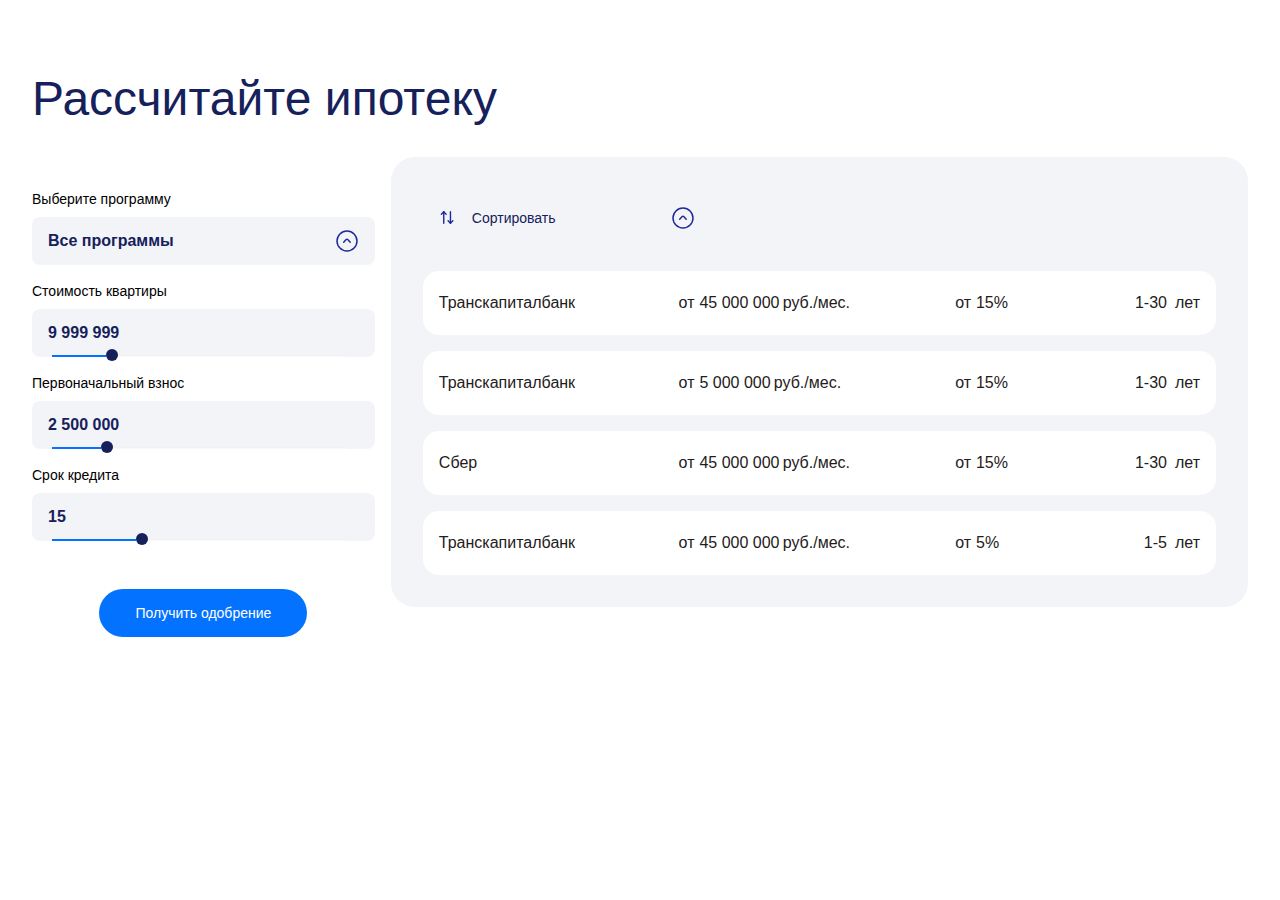
<file: calc.html>
<!DOCTYPE html>
<html lang="ru">
<head>
    <meta charset="UTF-8">
    <meta name="viewport" content="width=device-width, initial-scale=1, maximum-scale=1, user-scalable=0">
    <title>MSR</title>
    <link rel="icon" type="image/x-icon" href="./favicon.ico">
    <script src="lib/nouislider.min.js"></script>
    <link rel="stylesheet" href="lib/nouislider.min.css">
    <link rel="stylesheet" href="style/calc.css">
</head>
<body>

    <div class="calc">
        <h2>Рассчитайте 
            ипотеку</h2>
        <div class="calc-wrap">
            <div class="calc-input">
                <div class="calc-input-wrap">
                    <div class="calc-programms-wrap">
                        <span class="calc-input-label-info">Выберите программу</span>
                        <button class="calc-button-programms">Все программы<img id="calc-all-programms-arrow" src="img/calc/arrow.svg" alt=""></button>
                        <ul id="calc-programms-drop-down">
                            <li class="program-name">Программа 1</li>
                            <li class="program-name">Программа 2</li>
                            <li class="program-name">Программа 3</li>
                            <li class="program-name">Программа 4</li>
                            <li class="program-name">Программа 5</li>
                            <li class="program-name">Программа 6</li>
                        </ul>
                    </div>

                    <div class="calc-slider-container">
                        <span class="calc-input-label-info">Стоимость квартиры</span>
                        <div class="calc-slider-wrap">  
                            <div class="calc-slider-val-wrap">
                                <span id="calc01-lower" class="slider-val calc-lower"></span>
                                <span id="calc01-upper" class="slider-val"></span>
                            </div>

                            <div id="calc01" class="slider"></div>
                            
                        </div>
                       
                    </div>

                    <div class="calc-slider-container">
                        <span class="calc-input-label-info">Первоначальный взнос</span>
                        <div class="calc-slider-wrap">  
                            <div class="calc-slider-val-wrap">
                                <span id="calc02-lower" class="slider-val calc-lower"></span>
                                <span id="calc02-upper" class="slider-val"></span>
                            </div>

                            <div id="calc02" class="slider"></div>
                            
                        </div>
                       
                    </div>

                    <div class="calc-slider-container">
                        <span class="calc-input-label-info">Срок кредита</span>
                        <div class="calc-slider-wrap">  
                            <div class="calc-slider-val-wrap">
                                <span id="calc03-lower" class="slider-val calc-lower"></span>
                                <span id="calc03-upper" class="slider-val"></span>
                            </div>

                            <div id="calc03" class="slider"></div>
                            
                        </div>
                       
                    </div>

                </div> 
                
                <button class="calc-input-button-confirm">Получить одобрение</button>

            </div>

            <div class="calc-info"> 

                <div class="calc-info-sort">
                    <div class="calc-info-sort-label">
                        <img class="calc-img-sort calc-img-mobile" src="img/calc/sort.svg" alt="">
                        <span class="calc-sort-label" id="calc-sort-label">Сортировать</span>
                    </div>
                    <img class="calc-img-sort-img calc-img-hide" src="img/calc/arrow.svg" alt="">
                    <ul class="calc-sort-list">
                        <li class="calc-sort-list-item">Платеж по возрастанию</li>
                        <li class="calc-sort-list-item">Платеж по убыванию</li>
                        <li class="calc-sort-list-item">Ставка по возрастанию</li>
                        <li class="calc-sort-list-item">Ставка по убыванию</li>
                        <li class="calc-sort-list-item">Срок по возрастанию</li>
                        <li class="calc-sort-list-item">Срок по убыванию</li>
                    </ul>
                </div>

                <div class="calc-info-container">
                    <div class="calc-info-bank">
                        <span>Транскапиталбанк</span>
                    </div>
                    <span class="calc-price calc-info-price">45 000 000</span>
                    <div class="calc-info-last">
                        <span class="calc-info-proc">15</span>
                        <span class="calc-info-years">1-30</span>
                    </div>
                    
                </div>

                <div class="calc-info-container">
                    <div class="calc-info-bank">
                        <span>Транскапиталбанк</span>
                    </div>
                    <span class="calc-price calc-info-price">5 000 000</span>
                    <div class="calc-info-last">
                        <span class="calc-info-proc">15</span>
                        <span class="calc-info-years">1-30</span>
                    </div>
                    
                </div>
                
                <div class="calc-info-container">
                    <div class="calc-info-bank">
                        <span>Сбер</span>
                    </div>
                    <span class="calc-price calc-info-price">45 000 000</span>
                    <div class="calc-info-last">
                        <span class="calc-info-proc">15</span>
                        <span class="calc-info-years">1-30</span>
                    </div>
                    
                </div>

                <div class="calc-info-container">
                    <div class="calc-info-bank">
                        <span>Транскапиталбанк</span>
                    </div>
                    <span class="calc-price calc-info-price">45 000 000</span>
                    <div class="calc-info-last">
                        <span class="calc-info-proc">5</span>
                        <span class="calc-info-years">1-5</span>
                    </div>
                    
                </div>

            </div>
        </div>
    </div>

    <script src="https://ajax.googleapis.com/ajax/libs/jquery/3.7.1/jquery.min.js"></script>
    <script src="script/calc.js"></script>

</body>
</html>
</file>
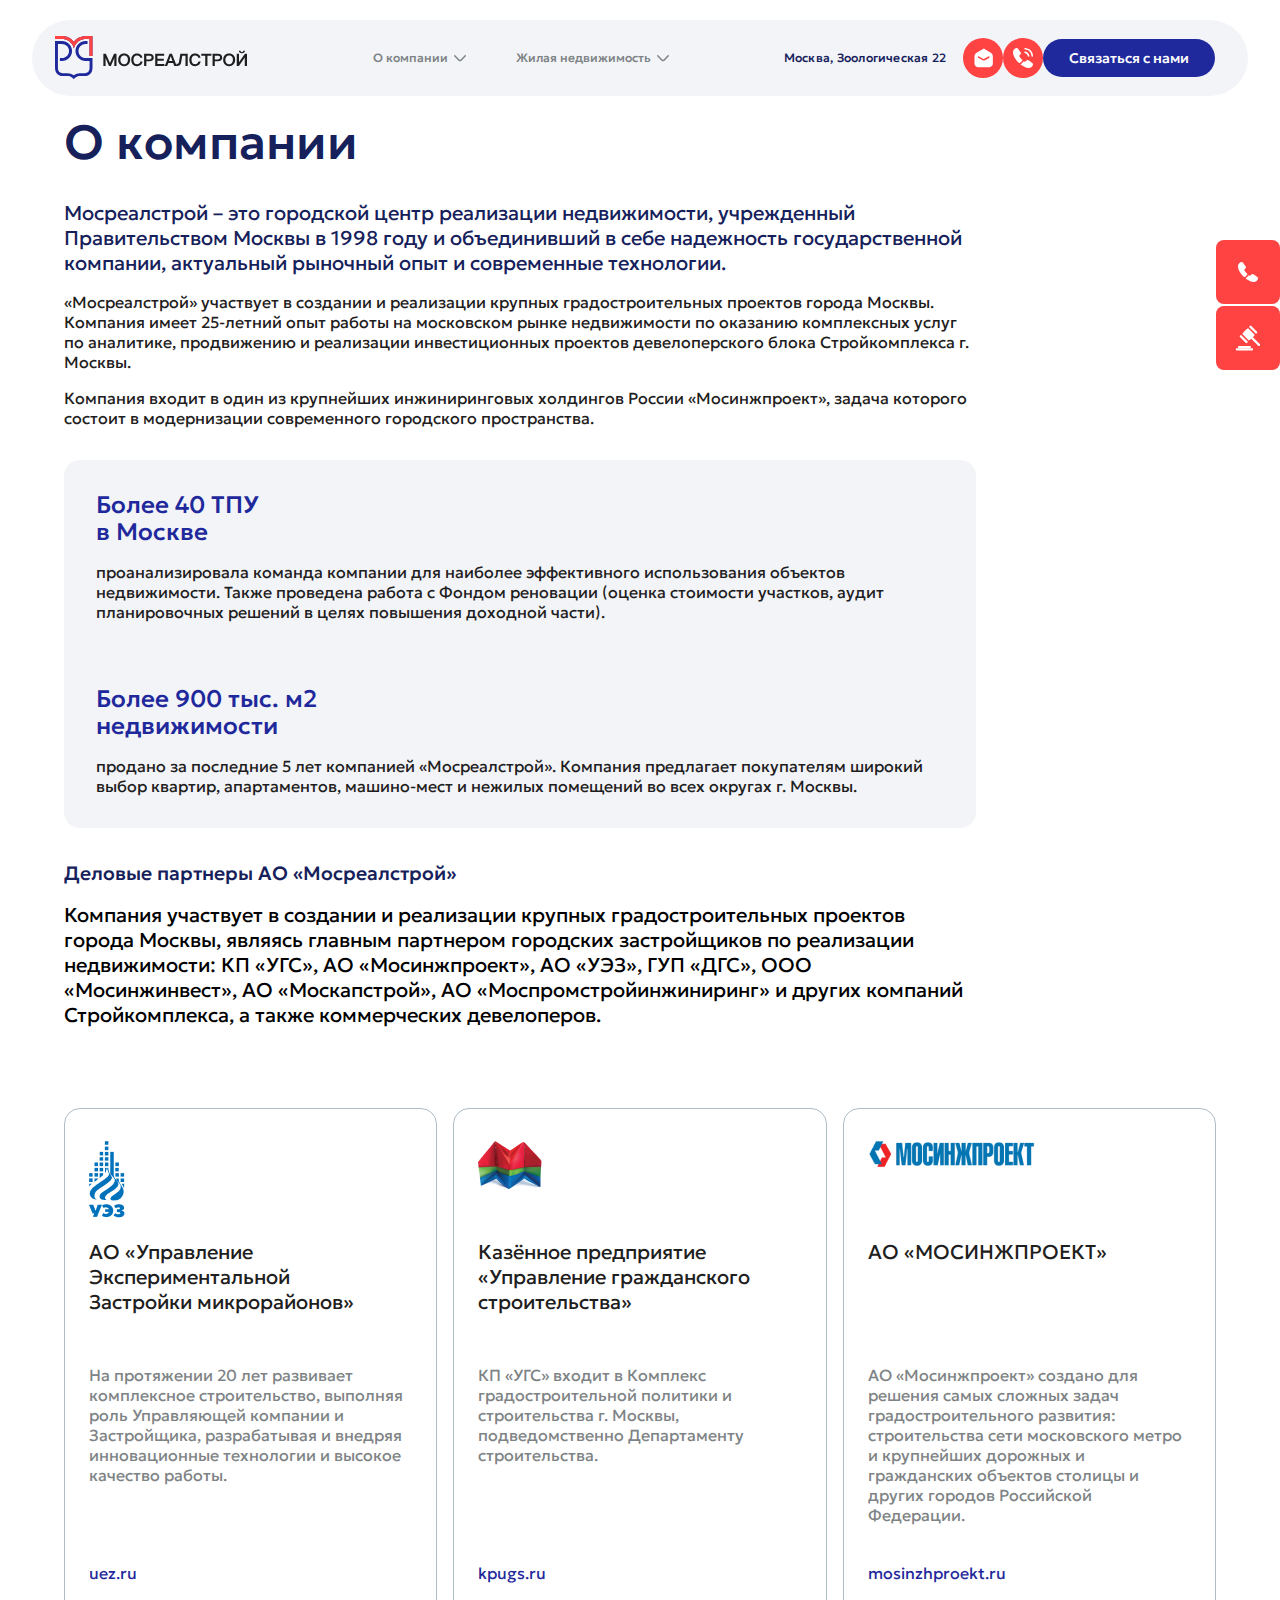
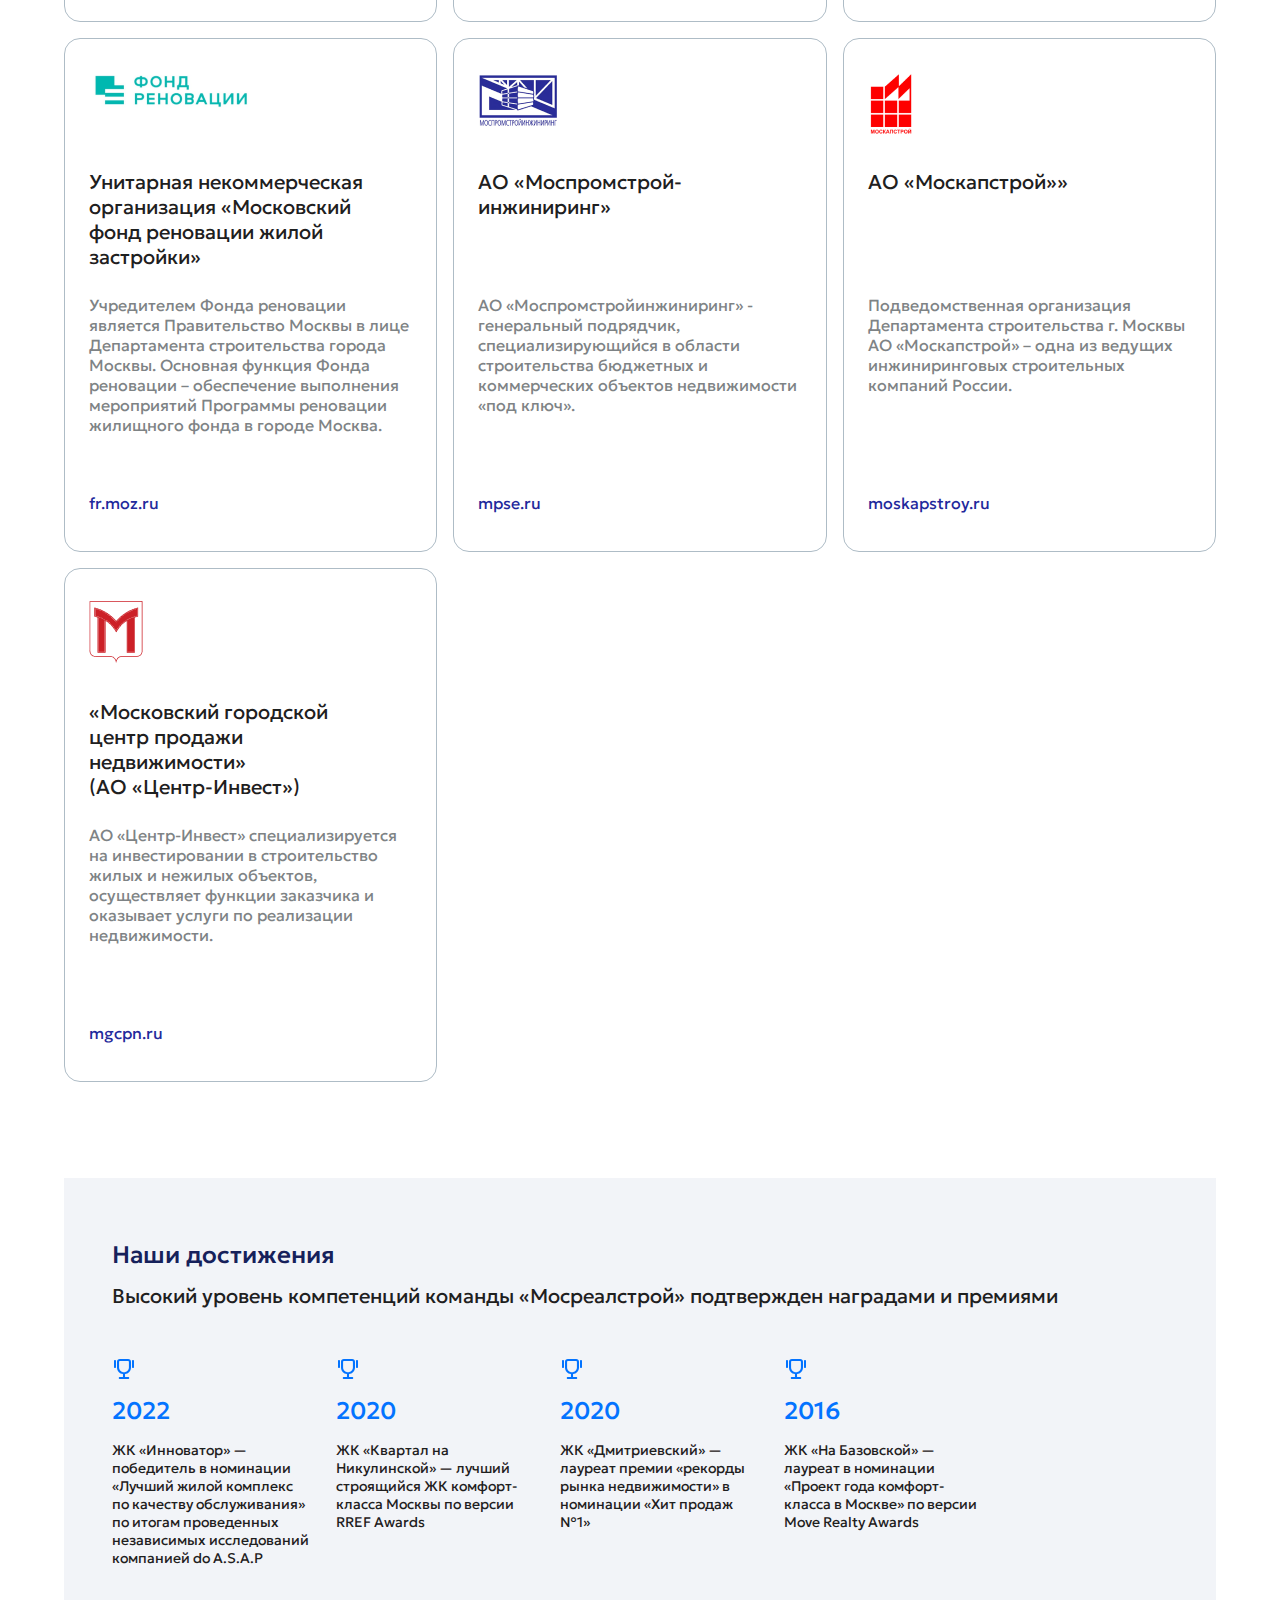
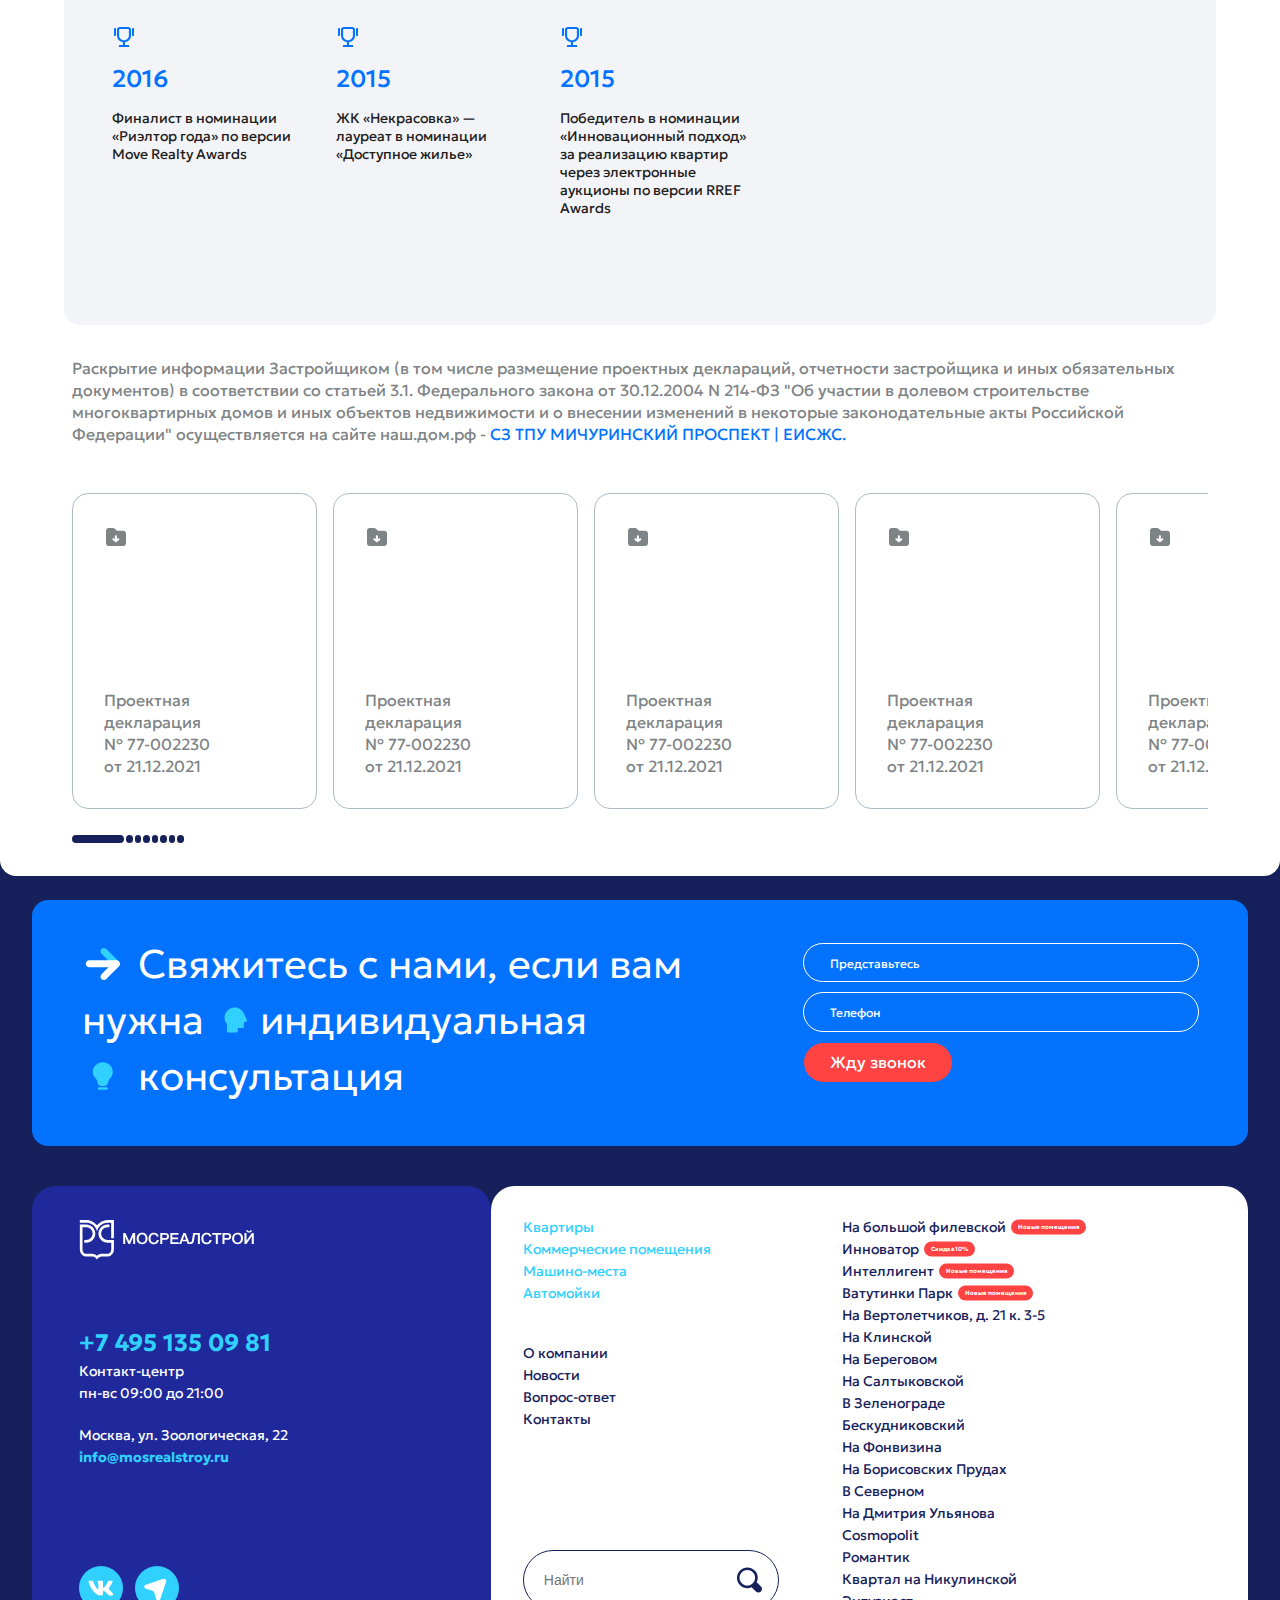
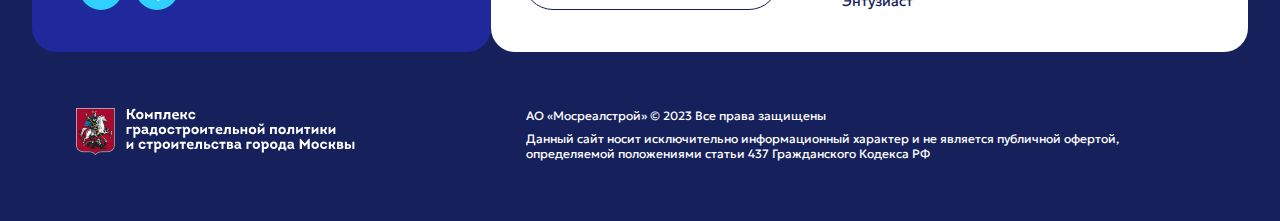
<file: company.html>
<!DOCTYPE html>
<html lang="ru">
<head>
    <meta charset="UTF-8">
    <meta name="viewport" content="width=device-width, initial-scale=1, maximum-scale=1, user-scalable=0">
    <title>MSR</title>
    <link rel="stylesheet" href="style/reset.css">
    <link rel="stylesheet" href="lib/nouislider.min.css">
    <link rel="stylesheet" href="style/default.css">
    <link rel="stylesheet" href="style/style.css">
    <script src="lib/nouislider.min.js"></script>
    <script src="lib/dragscroll.js"></script>
    <script src="lib/jquery.js"></script>
    <link rel="stylesheet" href="https://cdnjs.cloudflare.com/ajax/libs/animate.css/4.1.1/animate.min.css">
    <link rel="stylesheet" href="style/header.css">
    <link rel="stylesheet" href="style/footer.css">
    <link rel="stylesheet" href="style/contacts.css">
    <link rel="stylesheet" href="style/complex.css">
    <link rel="stylesheet" href="style/company.css">
</head>
<body>

    <main>

        <form class="modal" id="callback-modal" style="display: none;">

            <div class="modal-wrap">

                <span class="modal-close-btn" id="modal-close-btn-01">
                    <svg width="14" height="14" viewBox="0 0 14 14" fill="none" xmlns="http://www.w3.org/2000/svg">
                        <path d="M13 1L1 13M1 1L13 13" stroke="black" stroke-width="2" stroke-linecap="round" stroke-linejoin="round"/>
                        </svg> 
                </span>

                <h2>Перезвоните мне</h2>

                <div class="input-grid">
                    <div class="input-wrap">
                        <span>ФИО</span>
                        <input type="text">
                    </div>
                    <div class="input-wrap">
                        <span>E-mail</span>
                        <input type="email">
                    </div>
                    <div class="input-wrap">
                        <span>Номер телефона</span>
                        <input type="tel" placeholder="+7">
                    </div>
                    <div class="input-wrap">
                        <span>Удобное время для звонка</span>
                        <input type="text">
                    </div>
                </div>

                <div class="modal-agreement">
                    <input type="checkbox" name="" id="modal-agreement-01" checked>
                    <label for="modal-agreement-01">
                        Согласие на получение данных об акция, скидках, новых услугах и предложениях
                    </label>

                </div>

                <div class="confirm-wrap">
                    <button class="btn btn-blue">Жду звонка</button>
                    <span>
                        Отправляя заявку, Вы даете согласие на обработку 
                        <a href="#">персональных данных</a>
                    </span>
                </div>

            </div>

            <div class="modal-backdrop"></div>

        </form>

        <div class="header-wrap">

                <!-- header checkboxes -->
                <input type="checkbox" id="mobile-menu-toggle" style="display: none;">
                <input type="checkbox" id="header-about-list-toggle" style="display: none;">
                <input type="checkbox" id="header-about-list-toggle02" style="display: none;">

                <header>

                    <a href="#" class="logo">
                        
                        <svg class="logo-icon" width="38" height="44" viewBox="0 0 38 44" fill="" xmlns="http://www.w3.org/2000/svg">
                            <path d="M30.478 0.0191383H37.2327L37.5029 0V20.023H34.4729V3.00179H30.8158C28.7661 3.00183 26.7501 3.51763 24.9568 4.50084C23.1635 5.48405 21.6517 6.90245 20.5631 8.62295C19.9534 9.5773 19.4824 10.6119 19.1639 11.6964L18.9082 12.5711L18.6525 11.6964C18.3377 10.6114 17.8683 9.57646 17.2582 8.62295C16.1668 6.89964 14.651 5.47958 12.8532 4.49626C11.0555 3.51295 9.03493 2.99867 6.98142 3.00179H0.00965895V0.0191383H6.95727C9.25777 0.00766882 11.5303 0.518705 13.6004 1.51303C15.6704 2.50736 17.4829 3.95851 18.8986 5.75501C20.2785 4.00803 22.0334 2.58701 24.0362 1.59495C26.0389 0.602891 28.2393 0.0646325 30.478 0.0191383Z" fill="#1F299C"/>
                            <path d="M27.8314 21.4635C28.6913 21.8196 29.6136 22.0042 30.5455 22.0067L37.5077 21.9636V31.772C37.5077 37.9046 33.4163 40.089 29.5854 40.089H25.0019C24.0562 40.0658 23.1152 40.2292 22.2339 40.5697C21.3526 40.9103 20.5484 41.4212 19.8683 42.0726L18.7538 43.3489L17.6393 42.0726C16.9623 41.417 16.1587 40.9034 15.2766 40.5625C14.3946 40.2217 13.4521 40.0606 12.5057 40.089H7.92222C4.09619 40.089 0 37.9046 0 31.772V4.94242H6.94767C9.62482 4.94999 12.1901 6.00696 14.0832 7.88239C15.9762 9.75782 17.0431 12.2993 17.0507 14.9515C17.0507 17.6087 15.9872 20.1576 14.0933 22.0392C12.1995 23.9208 9.62982 24.9817 6.94767 24.9893H4.90675V21.9636H6.94767C8.82407 21.9611 10.6228 21.2215 11.9496 19.907C13.2765 18.5926 14.023 16.8105 14.0256 14.9515C14.0153 13.0942 13.2628 11.3166 11.9326 10.0078C10.6025 8.69896 8.8031 7.96555 6.92835 7.96811H2.9286V31.8007C2.9286 33.813 3.56068 37.2019 7.90296 37.2019H12.4865C14.7427 37.1725 16.9463 37.8778 18.7587 39.2095C20.5644 37.8828 22.7587 37.1777 25.0067 37.2019H29.5902C33.9229 37.2019 34.5646 33.813 34.5646 31.8007V24.9893H30.5552C27.873 24.9817 25.3034 23.9208 23.4095 22.0392C21.5157 20.1576 20.4522 17.6087 20.4522 14.9515C20.4598 12.2993 21.5267 9.75782 23.4197 7.88239C25.3127 6.00696 27.878 4.94999 30.5552 4.94242H32.5189V7.93943H30.5552C28.6788 7.94196 26.88 8.68152 25.5532 9.996C24.2263 11.3105 23.4798 13.0926 23.4772 14.9515C23.4728 15.8748 23.6523 16.7899 24.0053 17.6445C24.3582 18.499 24.8778 19.2761 25.5344 19.9315C26.1909 20.5868 26.9715 21.1074 27.8314 21.4635Z" fill="#1F299C"/>
                            <path d="M30.4782 0.0191383H37.2329L37.5031 0V20.023H34.4731V3.00179H30.816C28.7664 3.00183 26.7504 3.51763 24.9571 4.50084C23.1638 5.48405 21.6519 6.90245 20.5634 8.62295C19.9537 9.5773 19.4826 10.6119 19.1642 11.6964L18.9084 12.5711L18.6527 11.6964C18.338 10.6114 17.8685 9.57646 17.2584 8.62295C16.167 6.89964 14.6512 5.47958 12.8535 4.49626C11.0557 3.51295 9.03516 2.99867 6.98165 3.00179H0.0098877V0.0191383H6.9575C9.258 0.00766882 11.5306 0.518705 13.6006 1.51303C15.6707 2.50736 17.4831 3.95851 18.8988 5.75501C20.2787 4.00803 22.0337 2.58701 24.0364 1.59495C26.0391 0.602891 28.2395 0.0646325 30.4782 0.0191383Z" fill="#FF4242"/>
                        </svg>
        
                        <svg class="logo-text" width="144" height="17" viewBox="0 0 144 17" fill="none" xmlns="http://www.w3.org/2000/svg">
                            <path d="M11.0104 3.74267H13.5241V15.9218H11.3047V7.99198L7.86947 15.9218H6.00229L2.58638 7.99198V15.9218H0.366943V3.72832H2.88069L6.94313 12.9965L11.0104 3.74267ZM21.1424 3.50846C21.9725 3.46956 22.8011 3.61161 23.5698 3.92463C24.3384 4.23765 25.0283 4.714 25.5908 5.32003C26.6671 6.58415 27.2219 8.2042 27.1444 9.85615C27.2204 11.5021 26.6654 13.1156 25.5908 14.3732C25.0258 14.975 24.335 15.4476 23.5668 15.758C22.7985 16.0684 21.9712 16.2091 21.1424 16.1704C20.3118 16.21 19.4825 16.0678 18.7136 15.7539C17.9448 15.4399 17.2552 14.962 16.694 14.354C15.633 13.0974 15.0856 11.4927 15.1597 9.85615C15.1597 7.97287 15.6422 6.51022 16.694 5.33914C17.7458 4.16807 19.2463 3.50846 21.1424 3.50846ZM23.9408 13.0683C24.6317 12.146 24.9733 11.0123 24.9057 9.86572C24.9714 8.70749 24.6304 7.56241 23.9408 6.62494C23.5945 6.23403 23.1618 5.92758 22.6765 5.72944C22.1911 5.53129 21.6661 5.44678 21.1424 5.48253C20.6107 5.45187 20.0792 5.54532 19.5906 5.75537C19.1021 5.96542 18.6701 6.2862 18.3296 6.69186C17.641 7.6044 17.2993 8.72825 17.3646 9.86572C17.3023 10.9969 17.6439 12.1138 18.3296 13.0204C18.673 13.4217 19.1059 13.7386 19.594 13.9459C20.0821 14.1533 20.6122 14.2455 21.1424 14.2154C21.6659 14.2452 22.1895 14.1575 22.674 13.9589C23.1585 13.7602 23.5916 13.4558 23.9408 13.0683ZM37.3536 11.6343C37.1902 12.4024 36.7766 13.096 36.1763 13.6084C35.5833 14.0256 34.8671 14.2358 34.1403 14.2058C32.8714 14.2058 31.9209 13.8091 31.313 13.03C30.7051 12.2509 30.4735 11.2328 30.4735 9.85615C30.4064 8.74308 30.7079 7.63872 31.3323 6.71097C31.6505 6.29182 32.0701 5.95873 32.5524 5.74239C33.0347 5.52604 33.5641 5.43342 34.092 5.47299C34.7995 5.43773 35.5011 5.61608 36.104 5.98445C36.664 6.38104 37.0505 6.97414 37.1847 7.64306V7.73388H39.3462V7.59527C39.2091 6.43858 38.6246 5.37966 37.7155 4.6413C36.6908 3.85683 35.4197 3.45567 34.1258 3.50846C32.1573 3.50846 30.6424 4.15853 29.6195 5.44432C28.6644 6.71466 28.1835 8.27387 28.2589 9.85615C28.2589 11.6868 28.698 13.1686 29.5664 14.2489C30.5748 15.5203 32.1187 16.1608 34.1548 16.1608C35.3946 16.1875 36.6053 15.7871 37.5804 15.028C38.6199 14.1881 39.3076 12.9957 39.5103 11.6821L39.5392 11.5387H37.3729L37.3536 11.6343ZM46.2601 3.73789C49.2466 3.73789 50.7568 5.01412 50.7568 7.52834C50.7568 10.0426 49.2322 11.3523 46.2263 11.3523H43.3315V15.9409H41.1121V3.74267H46.236M43.3411 9.43552H46.0912C46.7399 9.48345 47.3876 9.32974 47.9439 8.99578C48.1457 8.81172 48.3016 8.58387 48.3995 8.33011C48.4975 8.07634 48.5347 7.80356 48.5084 7.53313C48.5353 7.26561 48.4968 6.99559 48.396 6.74598C48.2952 6.49637 48.1352 6.2745 47.9295 6.09916C47.3817 5.75719 46.7364 5.60115 46.0912 5.65463H43.3411V9.43552ZM54.4381 10.6496H60.7585V8.73764H54.4381V5.66417H61.1638V3.75221H52.2138V15.9218H61.4243V14.0099H54.4139L54.4381 10.6496ZM77.346 3.74267H84.7038V15.9218H82.4844V5.64028H79.276L78.1422 12.6094C78.0449 13.5394 77.655 14.4155 77.0276 15.114C76.3607 15.6848 75.495 15.9747 74.6152 15.9218H71.2669L70.1716 12.9248H65.2841L64.1841 15.9218H61.8103L66.5193 3.72832H68.9317L73.5104 15.592V13.8091H74.1376C74.4999 13.8191 74.8587 13.7368 75.1797 13.5701C75.3834 13.4302 75.5544 13.2486 75.6809 13.0374C75.8074 12.8263 75.8867 12.5906 75.9131 12.3465L77.346 3.74267ZM67.7303 6.2282L65.9596 11.0894H69.4865L67.7303 6.2282ZM95.4148 11.6199C95.2514 12.388 94.8378 13.0817 94.2375 13.594C93.6445 14.0113 92.9283 14.2215 92.2015 14.1915C90.9326 14.1915 89.9821 13.7948 89.3742 13.0157C88.7663 12.2365 88.5347 11.2184 88.5347 9.84183C88.4676 8.72875 88.7691 7.6244 89.3935 6.69665C89.7117 6.2775 90.1313 5.94441 90.6136 5.72806C91.0959 5.51172 91.6253 5.41906 92.1532 5.45864C92.8608 5.42247 93.5626 5.60088 94.1652 5.97009C94.7252 6.36669 95.1117 6.95982 95.2459 7.62873V7.71955H97.4074V7.58091C97.2648 6.4249 96.6792 5.36737 95.7718 4.62694C94.7472 3.84248 93.476 3.44132 92.1822 3.49411C90.2137 3.49411 88.6987 4.14417 87.6758 5.42996C86.7207 6.7003 86.2399 8.25954 86.3153 9.84183C86.3153 11.6725 86.7543 13.1543 87.6228 14.2345C88.6312 15.506 90.1751 16.1465 92.216 16.1465C93.4548 16.1761 94.6649 15.7753 95.6367 15.0136C96.6777 14.1749 97.3657 12.982 97.5666 11.6677L97.5956 11.5243H95.4293L95.4148 11.6199ZM98.2662 5.64028H102.223V15.9218H104.442V5.64028H108.398V3.72832H98.2662V5.64028ZM114.719 3.72832C117.7 3.72832 119.215 5.00455 119.215 7.51877C119.215 10.033 117.691 11.3427 114.68 11.3427H111.785V15.9314H109.566V3.73311H114.695M111.8 9.42595H114.555C115.203 9.47389 115.851 9.32017 116.407 8.98621C116.607 8.80103 116.762 8.57288 116.859 8.31931C116.956 8.06575 116.993 7.79352 116.967 7.52356C116.994 7.2565 116.955 6.987 116.856 6.73755C116.756 6.48809 116.597 6.26592 116.393 6.08959C115.845 5.74826 115.2 5.59228 114.555 5.64506H111.8V9.42595ZM126.144 3.49411C126.974 3.45521 127.802 3.59729 128.571 3.91031C129.34 4.22333 130.03 4.69964 130.592 5.30568C131.667 6.57074 132.221 8.19014 132.146 9.84183C132.22 11.4875 131.665 13.1003 130.592 14.3588C130.027 14.9609 129.337 15.4337 128.568 15.7441C127.8 16.0545 126.973 16.1951 126.144 16.156C125.312 16.1954 124.482 16.0531 123.713 15.7392C122.943 15.4253 122.253 14.9475 121.69 14.3397C120.632 13.0819 120.084 11.4781 120.156 9.84183C120.156 7.95855 120.639 6.49589 121.69 5.32482C122.742 4.15374 124.243 3.49411 126.144 3.49411ZM126.144 5.45386C125.611 5.42452 125.079 5.51906 124.59 5.72987C124.1 5.94068 123.668 6.26193 123.326 6.66797C122.64 7.58162 122.298 8.70465 122.361 9.84183C122.301 10.9728 122.642 12.089 123.326 12.9965C123.671 13.3977 124.104 13.7143 124.593 13.9216C125.082 14.1289 125.613 14.2213 126.144 14.1915C126.667 14.2203 127.19 14.1321 127.675 13.9335C128.159 13.7349 128.592 13.4311 128.942 13.0443C129.633 12.1221 129.975 10.9884 129.907 9.84183C129.975 8.68336 129.634 7.53763 128.942 6.60104C128.597 6.20965 128.165 5.90248 127.681 5.7035C127.196 5.50451 126.672 5.41907 126.149 5.45386M136.724 2.58592C137.369 2.99257 138.128 3.18357 138.891 3.13084C139.654 3.18158 140.415 2.99076 141.062 2.58592C141.58 2.14854 141.914 1.53457 141.998 0.865169V0.726562H140.251V0.831706C140.23 1.15453 140.092 1.45873 139.86 1.6873C139.57 1.86064 139.233 1.9408 138.896 1.91675C138.558 1.94516 138.22 1.86647 137.931 1.69208C137.693 1.464 137.551 1.15465 137.535 0.826922V0.726562H135.784V0.865169C135.811 1.20357 135.907 1.53297 136.066 1.8336C136.226 2.13424 136.444 2.39988 136.71 2.6146M141.887 3.74267L135.972 12.3082V3.74267H133.752V15.9218H135.919L141.766 7.4662V15.9218H144V3.72832L141.887 3.74267Z" fill="#1E2020"/>
                        </svg>
                            
                            
                    </a>
        
                    <div class="drop-down">
                        <ul id="dropDownUl">
                            <li><label for="header-about-list-toggle"><p>О компании</p><img src="./img/icons/header-arrow-down.svg" alt=""></label></li>
                            <li hidden><a href="#">Вопрос-ответ</a></li>
                            <li hidden><a href="#">Новости</a></li>
                            <li hidden><a href="#">Контакты</a></li>
                        </ul>
    
                    </div>

                    <div class="drop-down drop-down-02">
                        <ul id="dropDownUl02">
                            <li><label for="header-about-list-toggle02"><p>Жилая недвижимость</p><img src="./img/icons/header-arrow-down.svg" alt=""></label></li>
                            <li hidden><a href="#">Коммерческая недвижимость</a></li>
                            <li hidden><a href="#">Машиноместа и кладовые</a></li>
                            <li hidden><a href="#">Автомойки</a> </li>
                        </ul>

                    </div>
        
                    <div class="info-wrap">
                        <p class="adress">Москва, Зоологическая 22</p>
                        <a href="#">
                            <svg width="21" height="20" viewBox="0 0 21 20" fill="none" xmlns="http://www.w3.org/2000/svg">
                                <path d="M19.8336 8.2375V15.8295C19.8336 17.6649 18.3336 19.1666 16.5002 19.1666H4.83358C3.00024 19.1666 1.50024 17.6649 1.50024 15.8295V8.2375C1.50024 6.73579 2.25024 5.40094 3.58358 4.65009L9.50024 1.14611C10.2502 0.728967 11.1669 0.728967 11.9169 1.14611L17.8336 4.65009C19.0836 5.31751 19.8336 6.73579 19.8336 8.2375Z" fill="white"/>
                                <path d="M10.6494 12.4999C10.1712 12.4999 9.61324 12.341 9.21472 12.1027L5.22953 9.79865C4.83101 9.5603 4.75131 9.08361 4.91071 8.68636C5.07012 8.36856 5.62805 8.20966 5.94686 8.44801L9.93205 10.752C10.3306 10.9904 10.8885 10.9904 11.287 10.752L15.2722 8.44801C15.6707 8.20966 16.1489 8.36856 16.3881 8.76581C16.6272 9.16305 16.4678 9.63975 16.0692 9.8781L12.0841 12.1821C11.6855 12.341 11.1276 12.4999 10.6494 12.4999Z" fill="#FF4242"/>
                            </svg>      
                        </a>
                        <a href="#">
                            <svg width="24" height="24" viewBox="0 0 24 24" fill="none" xmlns="http://www.w3.org/2000/svg">
                                <path d="M17.62 10.7501C17.19 10.7501 16.85 10.4001 16.85 9.9801C16.85 9.6101 16.48 8.8401 15.86 8.1701C15.25 7.5201 14.58 7.1401 14.02 7.1401C13.59 7.1401 13.25 6.7901 13.25 6.3701C13.25 5.9501 13.6 5.6001 14.02 5.6001C15.02 5.6001 16.07 6.1401 16.99 7.1101C17.85 8.0201 18.4 9.1501 18.4 9.9701C18.4 10.4001 18.05 10.7501 17.62 10.7501Z" fill="white"/>
                                <path d="M21.23 10.75C20.8 10.75 20.46 10.4 20.46 9.98C20.46 6.43 17.57 3.55 14.03 3.55C13.6 3.55 13.26 3.2 13.26 2.78C13.26 2.36 13.6 2 14.02 2C18.42 2 22 5.58 22 9.98C22 10.4 21.65 10.75 21.23 10.75Z" fill="white"/>
                                <path d="M11.05 14.95L9.2 16.8C8.81 17.19 8.19 17.19 7.79 16.81C7.68 16.7 7.57 16.6 7.46 16.49C6.43 15.45 5.5 14.36 4.67 13.22C3.85 12.08 3.19 10.94 2.71 9.81C2.24 8.67 2 7.58 2 6.54C2 5.86 2.12 5.21 2.36 4.61C2.6 4 2.98 3.44 3.51 2.94C4.15 2.31 4.85 2 5.59 2C5.87 2 6.15 2.06 6.4 2.18C6.66 2.3 6.89 2.48 7.07 2.74L9.39 6.01C9.57 6.26 9.7 6.49 9.79 6.71C9.88 6.92 9.93 7.13 9.93 7.32C9.93 7.56 9.86 7.8 9.72 8.03C9.59 8.26 9.4 8.5 9.16 8.74L8.4 9.53C8.29 9.64 8.24 9.77 8.24 9.93C8.24 10.01 8.25 10.08 8.27 10.16C8.3 10.24 8.33 10.3 8.35 10.36C8.53 10.69 8.84 11.12 9.28 11.64C9.73 12.16 10.21 12.69 10.73 13.22C10.83 13.32 10.94 13.42 11.04 13.52C11.44 13.91 11.45 14.55 11.05 14.95Z" fill="white"/>
                                <path d="M21.9701 18.33C21.9701 18.61 21.9201 18.9 21.8201 19.18C21.7901 19.26 21.7601 19.34 21.7201 19.42C21.5501 19.78 21.3301 20.12 21.0401 20.44C20.5501 20.98 20.0101 21.37 19.4001 21.62C19.3901 21.62 19.3801 21.63 19.3701 21.63C18.7801 21.87 18.1401 22 17.4501 22C16.4301 22 15.3401 21.76 14.1901 21.27C13.0401 20.78 11.8901 20.12 10.7501 19.29C10.3601 19 9.9701 18.71 9.6001 18.4L12.8701 15.13C13.1501 15.34 13.4001 15.5 13.6101 15.61C13.6601 15.63 13.7201 15.66 13.7901 15.69C13.8701 15.72 13.9501 15.73 14.0401 15.73C14.2101 15.73 14.3401 15.67 14.4501 15.56L15.2101 14.81C15.4601 14.56 15.7001 14.37 15.9301 14.25C16.1601 14.11 16.3901 14.04 16.6401 14.04C16.8301 14.04 17.0301 14.08 17.2501 14.17C17.4701 14.26 17.7001 14.39 17.9501 14.56L21.2601 16.91C21.5201 17.09 21.7001 17.3 21.8101 17.55C21.9101 17.8 21.9701 18.05 21.9701 18.33Z" fill="white"/>
                            </svg> 
                        </a>
                        <button class="btn btn-blue open-callback-modal">
                            Связаться с нами
                        </button>
                    </div>
        
                    <!-- MOBILE HEADER MENU -->
        
                    <label for="mobile-menu-toggle" id="mobile-menu-label">
        
                        <span></span>
                        <span></span>
                        <span></span>
                                    
                    </label>
        
                    <div class="header-menu">
        
                        <div class="header-menu-wrap">
        
                            <ul class="filter-list">
                                <li><a href="#">Квартиры</a></li>
                                <li><a href="#">Коммерческие помещения</a></li>
                                <li><a href="#">Машино-места</a></li>
                                <li><a href="#">Автомойки</a></li>
                            </ul>
        
                            <ul class="about-list">
                                <li><a href="#">О компании</a></li>
                                <li><a href="#">Новости</a></li>
                                <li><a href="#">Вопрос-ответ</a></li>
                                <li><a href="#">Контакты</a></li>
                            </ul>
        
                            <div class="mobile-info-wrap">
        
                                <a href="#">+7 495 135 09 81</a>
                                <span>Контакт-центр</span>
                                <span>пн-вс 09:00 до 21:00</span>
        
                            </div>
                    
                        </div>
        
                    </div> 
        
                </header>

                <div id="mobile-menu-backdrop"></div>


        </div>

        <div class="section-expert-estate-callback">
            <span class="open-callback-modal" href="#"><img src="./img/icons/telephone.svg" alt=""></span>
             <a href="#"><img src="./img/icons/hammer.svg" alt=""></a>
         </div>

         <section class="company">
            <div class="section-wrap company-wrap">
                <h2>О компании</h2>

                <div class="company-info-top-first">
                    <h4>Мосреалстрой – это городской центр реализации недвижимости, учрежденный Правительством Москвы в 1998 году и объединивший в себе надежность государственной компании, актуальный рыночный опыт и современные технологии.</h4>
                    <p>«Мосреалстрой» участвует в создании и реализации крупных градостроительных проектов города Москвы. Компания имеет 25-летний опыт работы на московском рынке недвижимости по оказанию комплексных услуг по аналитике, продвижению и реализации инвестиционных проектов девелоперского блока Стройкомплекса г. Москвы.</p>

                       <p>Компания входит в один из крупнейших инжиниринговых холдингов России «Мосинжпроект», задача которого состоит в модернизации современного городского пространства.</p>
                </div>

                <div class="company-info-card">
                    <div>
                        <h5>Более 40 ТПУ 
                            в Москве</h5>
                        <p>проанализировала команда компании для наиболее эффективного использования объектов недвижимости. Также проведена работа с Фондом реновации (оценка стоимости участков, аудит планировочных решений в целях повышения доходной части).</p>
                    </div>
                    <div>
                        <h5>Более 900 тыс. м2 
                            недвижимости</h5>
                        <p>продано за последние 5 лет компанией «Мосреалстрой». Компания предлагает покупателям широкий выбор квартир, апартаментов, машино-мест и нежилых помещений во всех округах г. Москвы.</p>
                    </div>
                </div>

                <div class="company-info-top-second">
                    <h5>Деловые партнеры АО «Мосреалстрой»</h5>
                    <p>Компания участвует в создании и реализации крупных градостроительных проектов города Москвы, являясь главным партнером городских застройщиков по реализации недвижимости: КП «УГС», АО «Мосинжпроект», АО «УЭЗ», ГУП «ДГС», ООО «Мосинжинвест», АО «Москапстрой», АО «Моспромстройинжиниринг» и других компаний Стройкомплекса, а также коммерческих девелоперов.</p>
                </div>

                <div class="company-partners-container dragscroll snapsinline">

                    <div class="company-partners-item">
                        <div>
                            <img src="./img/company/uez.webp" alt="">
                            <p>АО «Управление
                                Экспериментальной
                                Застройки микрорайонов»</p>
                        </div>
                        <span>На протяжении 20 лет развивает комплексное строительство, выполняя роль Управляющей компании и Застройщика, разрабатывая и внедряя инновационные технологии и высокое качество работы.</span>
                        <a href="https://uez.ru">uez.ru</a>
                    </div>

                    <div class="company-partners-item">
                        <div>
                            <img src="./img/company/ugz.webp" alt="">
                            <p>Казённое предприятие 
                                «Управление гражданского 
                                строительства»</p>
                        </div>
                        <span>КП «УГС» входит в Комплекс градостроительной политики и строительства г. Москвы, подведомственно Департаменту строительства.</span>
                        <a href="https://kpugs.ru">kpugs.ru</a>
                    </div>

                    <div class="company-partners-item">
                        <div>
                            <img src="./img/company/mosIngproject_logo.webp" alt="">
                            <p>АО «МОСИНЖПРОЕКТ»</p>
                        </div>
                        <span>АО «Мосинжпроект» создано для решения самых сложных задач градостроительного развития:  строительства сети московского метро и крупнейших дорожных и гражданских объектов столицы и других городов Российской Федерации.</span>
                        <a href="https://mosinzhproekt.ru">mosinzhproekt.ru</a>
                    </div>

                    <div class="company-partners-item">
                        <div>
                            <img src="./img/company/fond_logo.webp" alt="">
                            <p>Унитарная некоммерческая 
                                организация «Московский 
                                фонд реновации жилой 
                                застройки» </p>
                        </div>
                        <span>Учредителем Фонда реновации является Правительство Москвы в лице Департамента строительства города Москвы. Основная функция Фонда реновации – обеспечение выполнения мероприятий Программы реновации жилищного фонда в городе Москва.</span>
                        <a href="https://fr.moz.ru">fr.moz.ru</a>
                    </div>

                    <div class="company-partners-item">
                        <div>
                            <img src="./img/company/mospromstroiIng_logo.webp" alt="">
                            <p>АО «Моспромстрой-
                                инжиниринг» </p>
                        </div>
                        <span>АО «Моспромстройинжиниринг» - генеральный подрядчик, специализирующийся в области строительства бюджетных и коммерческих объектов недвижимости «под ключ». </span>
                        <a href="https://mpse.ru">mpse.ru</a>
                    </div>

                    <div class="company-partners-item">
                        <div>
                            <img src="./img/company/moscapstroi_logo.webp" alt="">
                            <p>АО «Москапстрой»»</p>
                        </div>
                        <span>Подведомственная организация Департамента строительства г. Москвы АО «Москапстрой» – одна из ведущих инжиниринговых строительных компаний России.</span>
                        <a href="https://moskapstroy.ru">moskapstroy.ru</a>
                    </div>

                    <div class="company-partners-item">
                        <div>
                            <img src="./img/company/center_invest.webp" alt="">
                            <p>«Московский городской 
                                центр продажи 
                                недвижимости» 
                                (АО «Центр-Инвест»)</p>
                        </div>
                        <span>АО «Центр-Инвест» специализируется на инвестировании в строительство жилых и нежилых объектов, осуществляет функции заказчика и оказывает услуги по реализации недвижимости.</span>
                        <a href="https://mgcpn.ru">mgcpn.ru</a>
                    </div>
    
                </div>

                <div class="carousel-controls" id="carousel-company-partners">
                    <span class="active-point"></span>
                    <span class=""></span>
                    <span class=""></span>
                    <span class=""></span>
                    <span class=""></span>
                    <span class=""></span>
                    <span class=""></span>
                </div>
    

            </div>

            <div class="company-achievement">

            <div class="company-achievement-wrap">
                <h5>Наши достижения</h5>
                <p>Высокий уровень компетенций команды «Мосреалстрой» подтвержден наградами и премиями</p>
                
                <div class="company-achievement-container">

                    <div class="company-achievement-item">
                        <div>
                            <svg width="24" height="24" viewBox="0 0 24 24" fill="none" xmlns="http://www.w3.org/2000/svg">
                                <path d="M16.1791 2H7.8209C6.25373 2 5 3.21212 5 4.62626V10.3838C5 13.7172 7.61194 16.5455 10.9552 17.0505V19.9798H7.8209C7.19403 19.9798 6.77612 20.3838 6.77612 20.9899C6.77612 21.596 7.19403 22 7.8209 22H16.1791C16.806 22 17.2239 21.596 17.2239 20.9899C17.2239 20.3838 16.806 19.9798 16.1791 19.9798H13.0448V17.0505C16.3881 16.5455 19 13.8182 19 10.3838V4.62626C19 3.21212 17.7463 2 16.1791 2ZM16.9104 10.3838C16.9104 13.0101 14.7164 15.1313 12 15.1313C9.28358 15.1313 7.08955 13.0101 7.08955 10.3838V4.62626C7.08955 4.32323 7.40299 4.0202 7.8209 4.0202H16.1791C16.4925 4.0202 16.9104 4.32323 16.9104 4.62626V10.3838Z" fill="#0373FF"/>
                                <path d="M3 3C2.4 3 2 3.41558 2 4.03896V9.96104C2 10.5844 2.4 11 3 11C3.6 11 4 10.5844 4 9.96104V4.03896C4 3.51948 3.6 3 3 3Z" fill="#0373FF"/>
                                <path d="M21 3C20.4 3 20 3.41558 20 4.03896V9.96104C20 10.5844 20.4 11 21 11C21.6 11 22 10.5844 22 9.96104V4.03896C22 3.51948 21.6 3 21 3Z" fill="#0373FF"/>
                                </svg>
                            <h5>2022</h5>
                        </div>
                        <p>ЖК «Инноватор» — победитель в номинации «Лучший жилой комплекс по качеству обслуживания» по итогам проведенных независимых исследований компанией do A.S.A.P </p>
                    </div>

                    <div class="company-achievement-item">
                        <div>
                            <svg width="24" height="24" viewBox="0 0 24 24" fill="none" xmlns="http://www.w3.org/2000/svg">
                                <path d="M16.1791 2H7.8209C6.25373 2 5 3.21212 5 4.62626V10.3838C5 13.7172 7.61194 16.5455 10.9552 17.0505V19.9798H7.8209C7.19403 19.9798 6.77612 20.3838 6.77612 20.9899C6.77612 21.596 7.19403 22 7.8209 22H16.1791C16.806 22 17.2239 21.596 17.2239 20.9899C17.2239 20.3838 16.806 19.9798 16.1791 19.9798H13.0448V17.0505C16.3881 16.5455 19 13.8182 19 10.3838V4.62626C19 3.21212 17.7463 2 16.1791 2ZM16.9104 10.3838C16.9104 13.0101 14.7164 15.1313 12 15.1313C9.28358 15.1313 7.08955 13.0101 7.08955 10.3838V4.62626C7.08955 4.32323 7.40299 4.0202 7.8209 4.0202H16.1791C16.4925 4.0202 16.9104 4.32323 16.9104 4.62626V10.3838Z" fill="#0373FF"/>
                                <path d="M3 3C2.4 3 2 3.41558 2 4.03896V9.96104C2 10.5844 2.4 11 3 11C3.6 11 4 10.5844 4 9.96104V4.03896C4 3.51948 3.6 3 3 3Z" fill="#0373FF"/>
                                <path d="M21 3C20.4 3 20 3.41558 20 4.03896V9.96104C20 10.5844 20.4 11 21 11C21.6 11 22 10.5844 22 9.96104V4.03896C22 3.51948 21.6 3 21 3Z" fill="#0373FF"/>
                                </svg>
                            <h5>2020</h5>
                        </div>
                        <p>ЖК «Квартал на Никулинской» — лучший строящийся ЖК комфорт-класса Москвы по версии RREF Awards </p>
                    </div>

                    <div class="company-achievement-item">
                        <div>
                            <svg width="24" height="24" viewBox="0 0 24 24" fill="none" xmlns="http://www.w3.org/2000/svg">
                                <path d="M16.1791 2H7.8209C6.25373 2 5 3.21212 5 4.62626V10.3838C5 13.7172 7.61194 16.5455 10.9552 17.0505V19.9798H7.8209C7.19403 19.9798 6.77612 20.3838 6.77612 20.9899C6.77612 21.596 7.19403 22 7.8209 22H16.1791C16.806 22 17.2239 21.596 17.2239 20.9899C17.2239 20.3838 16.806 19.9798 16.1791 19.9798H13.0448V17.0505C16.3881 16.5455 19 13.8182 19 10.3838V4.62626C19 3.21212 17.7463 2 16.1791 2ZM16.9104 10.3838C16.9104 13.0101 14.7164 15.1313 12 15.1313C9.28358 15.1313 7.08955 13.0101 7.08955 10.3838V4.62626C7.08955 4.32323 7.40299 4.0202 7.8209 4.0202H16.1791C16.4925 4.0202 16.9104 4.32323 16.9104 4.62626V10.3838Z" fill="#0373FF"/>
                                <path d="M3 3C2.4 3 2 3.41558 2 4.03896V9.96104C2 10.5844 2.4 11 3 11C3.6 11 4 10.5844 4 9.96104V4.03896C4 3.51948 3.6 3 3 3Z" fill="#0373FF"/>
                                <path d="M21 3C20.4 3 20 3.41558 20 4.03896V9.96104C20 10.5844 20.4 11 21 11C21.6 11 22 10.5844 22 9.96104V4.03896C22 3.51948 21.6 3 21 3Z" fill="#0373FF"/>
                                </svg>
                            <h5>2020</h5>
                        </div>
                        <p>ЖК «Дмитриевский» — лауреат премии «рекорды рынка недвижимости» в номинации «Хит продаж №1»</p>
                    </div>

                    <div class="company-achievement-item">
                        <div>
                            <svg width="24" height="24" viewBox="0 0 24 24" fill="none" xmlns="http://www.w3.org/2000/svg">
                                <path d="M16.1791 2H7.8209C6.25373 2 5 3.21212 5 4.62626V10.3838C5 13.7172 7.61194 16.5455 10.9552 17.0505V19.9798H7.8209C7.19403 19.9798 6.77612 20.3838 6.77612 20.9899C6.77612 21.596 7.19403 22 7.8209 22H16.1791C16.806 22 17.2239 21.596 17.2239 20.9899C17.2239 20.3838 16.806 19.9798 16.1791 19.9798H13.0448V17.0505C16.3881 16.5455 19 13.8182 19 10.3838V4.62626C19 3.21212 17.7463 2 16.1791 2ZM16.9104 10.3838C16.9104 13.0101 14.7164 15.1313 12 15.1313C9.28358 15.1313 7.08955 13.0101 7.08955 10.3838V4.62626C7.08955 4.32323 7.40299 4.0202 7.8209 4.0202H16.1791C16.4925 4.0202 16.9104 4.32323 16.9104 4.62626V10.3838Z" fill="#0373FF"/>
                                <path d="M3 3C2.4 3 2 3.41558 2 4.03896V9.96104C2 10.5844 2.4 11 3 11C3.6 11 4 10.5844 4 9.96104V4.03896C4 3.51948 3.6 3 3 3Z" fill="#0373FF"/>
                                <path d="M21 3C20.4 3 20 3.41558 20 4.03896V9.96104C20 10.5844 20.4 11 21 11C21.6 11 22 10.5844 22 9.96104V4.03896C22 3.51948 21.6 3 21 3Z" fill="#0373FF"/>
                                </svg>
                            <h5>2016</h5>
                        </div>
                        <p>ЖК «На Базовской» — лауреат в номинации «Проект года комфорт-класса в Москве» по версии Move Realty Awards</p>
                    </div>

                    <div class="company-achievement-item">
                        <div>
                            <svg width="24" height="24" viewBox="0 0 24 24" fill="none" xmlns="http://www.w3.org/2000/svg">
                                <path d="M16.1791 2H7.8209C6.25373 2 5 3.21212 5 4.62626V10.3838C5 13.7172 7.61194 16.5455 10.9552 17.0505V19.9798H7.8209C7.19403 19.9798 6.77612 20.3838 6.77612 20.9899C6.77612 21.596 7.19403 22 7.8209 22H16.1791C16.806 22 17.2239 21.596 17.2239 20.9899C17.2239 20.3838 16.806 19.9798 16.1791 19.9798H13.0448V17.0505C16.3881 16.5455 19 13.8182 19 10.3838V4.62626C19 3.21212 17.7463 2 16.1791 2ZM16.9104 10.3838C16.9104 13.0101 14.7164 15.1313 12 15.1313C9.28358 15.1313 7.08955 13.0101 7.08955 10.3838V4.62626C7.08955 4.32323 7.40299 4.0202 7.8209 4.0202H16.1791C16.4925 4.0202 16.9104 4.32323 16.9104 4.62626V10.3838Z" fill="#0373FF"/>
                                <path d="M3 3C2.4 3 2 3.41558 2 4.03896V9.96104C2 10.5844 2.4 11 3 11C3.6 11 4 10.5844 4 9.96104V4.03896C4 3.51948 3.6 3 3 3Z" fill="#0373FF"/>
                                <path d="M21 3C20.4 3 20 3.41558 20 4.03896V9.96104C20 10.5844 20.4 11 21 11C21.6 11 22 10.5844 22 9.96104V4.03896C22 3.51948 21.6 3 21 3Z" fill="#0373FF"/>
                                </svg>
                            <h5>2016</h5>
                        </div>
                        <p>Финалист в номинации «Риэлтор года» по версии Move Realty Awards </p>
                    </div>

                    <div class="company-achievement-item">
                        <div>
                            <svg width="24" height="24" viewBox="0 0 24 24" fill="none" xmlns="http://www.w3.org/2000/svg">
                                <path d="M16.1791 2H7.8209C6.25373 2 5 3.21212 5 4.62626V10.3838C5 13.7172 7.61194 16.5455 10.9552 17.0505V19.9798H7.8209C7.19403 19.9798 6.77612 20.3838 6.77612 20.9899C6.77612 21.596 7.19403 22 7.8209 22H16.1791C16.806 22 17.2239 21.596 17.2239 20.9899C17.2239 20.3838 16.806 19.9798 16.1791 19.9798H13.0448V17.0505C16.3881 16.5455 19 13.8182 19 10.3838V4.62626C19 3.21212 17.7463 2 16.1791 2ZM16.9104 10.3838C16.9104 13.0101 14.7164 15.1313 12 15.1313C9.28358 15.1313 7.08955 13.0101 7.08955 10.3838V4.62626C7.08955 4.32323 7.40299 4.0202 7.8209 4.0202H16.1791C16.4925 4.0202 16.9104 4.32323 16.9104 4.62626V10.3838Z" fill="#0373FF"/>
                                <path d="M3 3C2.4 3 2 3.41558 2 4.03896V9.96104C2 10.5844 2.4 11 3 11C3.6 11 4 10.5844 4 9.96104V4.03896C4 3.51948 3.6 3 3 3Z" fill="#0373FF"/>
                                <path d="M21 3C20.4 3 20 3.41558 20 4.03896V9.96104C20 10.5844 20.4 11 21 11C21.6 11 22 10.5844 22 9.96104V4.03896C22 3.51948 21.6 3 21 3Z" fill="#0373FF"/>
                                </svg>
                            <h5>2015</h5>
                        </div>
                        <p>ЖК «Некрасовка» — лауреат в номинации «Доступное жилье»</p>
                    </div>

                    <div class="company-achievement-item">
                        <div>
                            <svg width="24" height="24" viewBox="0 0 24 24" fill="none" xmlns="http://www.w3.org/2000/svg">
                                <path d="M16.1791 2H7.8209C6.25373 2 5 3.21212 5 4.62626V10.3838C5 13.7172 7.61194 16.5455 10.9552 17.0505V19.9798H7.8209C7.19403 19.9798 6.77612 20.3838 6.77612 20.9899C6.77612 21.596 7.19403 22 7.8209 22H16.1791C16.806 22 17.2239 21.596 17.2239 20.9899C17.2239 20.3838 16.806 19.9798 16.1791 19.9798H13.0448V17.0505C16.3881 16.5455 19 13.8182 19 10.3838V4.62626C19 3.21212 17.7463 2 16.1791 2ZM16.9104 10.3838C16.9104 13.0101 14.7164 15.1313 12 15.1313C9.28358 15.1313 7.08955 13.0101 7.08955 10.3838V4.62626C7.08955 4.32323 7.40299 4.0202 7.8209 4.0202H16.1791C16.4925 4.0202 16.9104 4.32323 16.9104 4.62626V10.3838Z" fill="#0373FF"/>
                                <path d="M3 3C2.4 3 2 3.41558 2 4.03896V9.96104C2 10.5844 2.4 11 3 11C3.6 11 4 10.5844 4 9.96104V4.03896C4 3.51948 3.6 3 3 3Z" fill="#0373FF"/>
                                <path d="M21 3C20.4 3 20 3.41558 20 4.03896V9.96104C20 10.5844 20.4 11 21 11C21.6 11 22 10.5844 22 9.96104V4.03896C22 3.51948 21.6 3 21 3Z" fill="#0373FF"/>
                                </svg>
                            <h5>2015</h5>
                        </div>
                        <p>Победитель в номинации «Инновационный подход» за реализацию квартир через электронные аукционы по версии RREF Awards </p>
                    </div>

                </div>

                <div class="carousel-controls" id="carousel-company-achievement">
                    <span class="active-point"></span>
                    <span class=""></span>
                    <span class=""></span>
                    <span class=""></span>
                    <span class=""></span>
                    <span class=""></span>
                    <span class=""></span>
                </div>
            </div>
            </div>

            <div class=" hc-tab-content documents-content-wrap">
    
                <span>
                    Раскрытие информации Застройщиком (в том числе размещение проектных деклараций, отчетности застройщика и иных обязательных документов) в соответствии со статьей 3.1. Федерального закона от 30.12.2004 N 214-ФЗ "Об участии в долевом строительстве многоквартирных домов и иных объектов недвижимости и о внесении изменений в некоторые законодательные акты Российской Федерации" осуществляется на сайте наш.дом.рф - 
                    <a href="">СЗ ТПУ МИЧУРИНСКИЙ ПРОСПЕКТ | ЕИСЖС.</a>
                </span>

                <div class="carousel-container documents-carousel">

                    <div class="carousel-wrap dragscroll snapsinline" id="carousel_docs">

                        <div class="document-item" href="#">

                            <svg width="24" height="24" viewBox="0 0 24 24" fill="none" xmlns="http://www.w3.org/2000/svg">
                                <path d="M12.8629 5.7L11.2386 4.1C10.5279 3.4 9.61421 3 8.70051 3H4.74112C3.21827 3 2 4.2 2 5.7V18.2C2 19.8 3.21827 21 4.74112 21H19.2589C20.7817 21 22 19.8 22 18.3V8.5C22 7 20.7817 5.8 19.2589 5.8H12.8629V5.7Z" fill="#7E8385"/>
                                <path d="M15.1002 13.6C14.8002 13.2 14.1002 13.1 13.7002 13.4L12.9002 14.1V11.3C12.9002 10.7 12.5002 10.3 11.9002 10.3C11.3002 10.3 10.9002 10.7 10.9002 11.3V14.1L10.0002 13.4C9.60025 13.1 9.00025 13.2 8.60025 13.6C8.30025 14 8.30025 14.7 8.80025 15L11.3002 17L11.4002 17.1C11.4002 17.1 11.5002 17.1 11.5002 17.2C11.6002 17.3 11.8002 17.3 11.9002 17.3C12.0002 17.3 12.2002 17.3 12.3002 17.2L12.4002 17.1C12.4002 17.1 12.4002 17.1 12.5002 17.1L15.0002 15.1C15.4002 14.7 15.4002 14 15.1002 13.6Z" fill="white"/>
                            </svg>

                            <a href="#">
                                ПРОЕКТНАЯ ДЕКЛАРАЦИЯ № 77-002230 от 21.12.2021
                            </a>
                                

                        </div>
                        <div class="document-item" href="#">

                            <svg width="24" height="24" viewBox="0 0 24 24" fill="none" xmlns="http://www.w3.org/2000/svg">
                                <path d="M12.8629 5.7L11.2386 4.1C10.5279 3.4 9.61421 3 8.70051 3H4.74112C3.21827 3 2 4.2 2 5.7V18.2C2 19.8 3.21827 21 4.74112 21H19.2589C20.7817 21 22 19.8 22 18.3V8.5C22 7 20.7817 5.8 19.2589 5.8H12.8629V5.7Z" fill="#7E8385"/>
                                <path d="M15.1002 13.6C14.8002 13.2 14.1002 13.1 13.7002 13.4L12.9002 14.1V11.3C12.9002 10.7 12.5002 10.3 11.9002 10.3C11.3002 10.3 10.9002 10.7 10.9002 11.3V14.1L10.0002 13.4C9.60025 13.1 9.00025 13.2 8.60025 13.6C8.30025 14 8.30025 14.7 8.80025 15L11.3002 17L11.4002 17.1C11.4002 17.1 11.5002 17.1 11.5002 17.2C11.6002 17.3 11.8002 17.3 11.9002 17.3C12.0002 17.3 12.2002 17.3 12.3002 17.2L12.4002 17.1C12.4002 17.1 12.4002 17.1 12.5002 17.1L15.0002 15.1C15.4002 14.7 15.4002 14 15.1002 13.6Z" fill="white"/>
                            </svg>

                            <a href="#">
                                ПРОЕКТНАЯ ДЕКЛАРАЦИЯ № 77-002230 от 21.12.2021
                            </a>
                                

                        </div>
                        <div class="document-item" href="#">

                            <svg width="24" height="24" viewBox="0 0 24 24" fill="none" xmlns="http://www.w3.org/2000/svg">
                                <path d="M12.8629 5.7L11.2386 4.1C10.5279 3.4 9.61421 3 8.70051 3H4.74112C3.21827 3 2 4.2 2 5.7V18.2C2 19.8 3.21827 21 4.74112 21H19.2589C20.7817 21 22 19.8 22 18.3V8.5C22 7 20.7817 5.8 19.2589 5.8H12.8629V5.7Z" fill="#7E8385"/>
                                <path d="M15.1002 13.6C14.8002 13.2 14.1002 13.1 13.7002 13.4L12.9002 14.1V11.3C12.9002 10.7 12.5002 10.3 11.9002 10.3C11.3002 10.3 10.9002 10.7 10.9002 11.3V14.1L10.0002 13.4C9.60025 13.1 9.00025 13.2 8.60025 13.6C8.30025 14 8.30025 14.7 8.80025 15L11.3002 17L11.4002 17.1C11.4002 17.1 11.5002 17.1 11.5002 17.2C11.6002 17.3 11.8002 17.3 11.9002 17.3C12.0002 17.3 12.2002 17.3 12.3002 17.2L12.4002 17.1C12.4002 17.1 12.4002 17.1 12.5002 17.1L15.0002 15.1C15.4002 14.7 15.4002 14 15.1002 13.6Z" fill="white"/>
                            </svg>

                            <a href="#">
                                ПРОЕКТНАЯ ДЕКЛАРАЦИЯ № 77-002230 от 21.12.2021
                            </a>
                                

                        </div>
                        <div class="document-item" href="#">

                            <svg width="24" height="24" viewBox="0 0 24 24" fill="none" xmlns="http://www.w3.org/2000/svg">
                                <path d="M12.8629 5.7L11.2386 4.1C10.5279 3.4 9.61421 3 8.70051 3H4.74112C3.21827 3 2 4.2 2 5.7V18.2C2 19.8 3.21827 21 4.74112 21H19.2589C20.7817 21 22 19.8 22 18.3V8.5C22 7 20.7817 5.8 19.2589 5.8H12.8629V5.7Z" fill="#7E8385"/>
                                <path d="M15.1002 13.6C14.8002 13.2 14.1002 13.1 13.7002 13.4L12.9002 14.1V11.3C12.9002 10.7 12.5002 10.3 11.9002 10.3C11.3002 10.3 10.9002 10.7 10.9002 11.3V14.1L10.0002 13.4C9.60025 13.1 9.00025 13.2 8.60025 13.6C8.30025 14 8.30025 14.7 8.80025 15L11.3002 17L11.4002 17.1C11.4002 17.1 11.5002 17.1 11.5002 17.2C11.6002 17.3 11.8002 17.3 11.9002 17.3C12.0002 17.3 12.2002 17.3 12.3002 17.2L12.4002 17.1C12.4002 17.1 12.4002 17.1 12.5002 17.1L15.0002 15.1C15.4002 14.7 15.4002 14 15.1002 13.6Z" fill="white"/>
                            </svg>

                            <a href="#">
                                ПРОЕКТНАЯ ДЕКЛАРАЦИЯ № 77-002230 от 21.12.2021
                            </a>
                                

                        </div>
                        <div class="document-item" href="#">

                            <svg width="24" height="24" viewBox="0 0 24 24" fill="none" xmlns="http://www.w3.org/2000/svg">
                                <path d="M12.8629 5.7L11.2386 4.1C10.5279 3.4 9.61421 3 8.70051 3H4.74112C3.21827 3 2 4.2 2 5.7V18.2C2 19.8 3.21827 21 4.74112 21H19.2589C20.7817 21 22 19.8 22 18.3V8.5C22 7 20.7817 5.8 19.2589 5.8H12.8629V5.7Z" fill="#7E8385"/>
                                <path d="M15.1002 13.6C14.8002 13.2 14.1002 13.1 13.7002 13.4L12.9002 14.1V11.3C12.9002 10.7 12.5002 10.3 11.9002 10.3C11.3002 10.3 10.9002 10.7 10.9002 11.3V14.1L10.0002 13.4C9.60025 13.1 9.00025 13.2 8.60025 13.6C8.30025 14 8.30025 14.7 8.80025 15L11.3002 17L11.4002 17.1C11.4002 17.1 11.5002 17.1 11.5002 17.2C11.6002 17.3 11.8002 17.3 11.9002 17.3C12.0002 17.3 12.2002 17.3 12.3002 17.2L12.4002 17.1C12.4002 17.1 12.4002 17.1 12.5002 17.1L15.0002 15.1C15.4002 14.7 15.4002 14 15.1002 13.6Z" fill="white"/>
                            </svg>

                            <a href="#">
                                ПРОЕКТНАЯ ДЕКЛАРАЦИЯ № 77-002230 от 21.12.2021
                            </a>
                                

                        </div>
                        <div class="document-item" href="#">

                            <svg width="24" height="24" viewBox="0 0 24 24" fill="none" xmlns="http://www.w3.org/2000/svg">
                                <path d="M12.8629 5.7L11.2386 4.1C10.5279 3.4 9.61421 3 8.70051 3H4.74112C3.21827 3 2 4.2 2 5.7V18.2C2 19.8 3.21827 21 4.74112 21H19.2589C20.7817 21 22 19.8 22 18.3V8.5C22 7 20.7817 5.8 19.2589 5.8H12.8629V5.7Z" fill="#7E8385"/>
                                <path d="M15.1002 13.6C14.8002 13.2 14.1002 13.1 13.7002 13.4L12.9002 14.1V11.3C12.9002 10.7 12.5002 10.3 11.9002 10.3C11.3002 10.3 10.9002 10.7 10.9002 11.3V14.1L10.0002 13.4C9.60025 13.1 9.00025 13.2 8.60025 13.6C8.30025 14 8.30025 14.7 8.80025 15L11.3002 17L11.4002 17.1C11.4002 17.1 11.5002 17.1 11.5002 17.2C11.6002 17.3 11.8002 17.3 11.9002 17.3C12.0002 17.3 12.2002 17.3 12.3002 17.2L12.4002 17.1C12.4002 17.1 12.4002 17.1 12.5002 17.1L15.0002 15.1C15.4002 14.7 15.4002 14 15.1002 13.6Z" fill="white"/>
                            </svg>

                            <a href="#">
                                ПРОЕКТНАЯ ДЕКЛАРАЦИЯ № 77-002230 от 21.12.2021
                            </a>
                                

                        </div>
                        <div class="document-item" href="#">

                            <svg width="24" height="24" viewBox="0 0 24 24" fill="none" xmlns="http://www.w3.org/2000/svg">
                                <path d="M12.8629 5.7L11.2386 4.1C10.5279 3.4 9.61421 3 8.70051 3H4.74112C3.21827 3 2 4.2 2 5.7V18.2C2 19.8 3.21827 21 4.74112 21H19.2589C20.7817 21 22 19.8 22 18.3V8.5C22 7 20.7817 5.8 19.2589 5.8H12.8629V5.7Z" fill="#7E8385"/>
                                <path d="M15.1002 13.6C14.8002 13.2 14.1002 13.1 13.7002 13.4L12.9002 14.1V11.3C12.9002 10.7 12.5002 10.3 11.9002 10.3C11.3002 10.3 10.9002 10.7 10.9002 11.3V14.1L10.0002 13.4C9.60025 13.1 9.00025 13.2 8.60025 13.6C8.30025 14 8.30025 14.7 8.80025 15L11.3002 17L11.4002 17.1C11.4002 17.1 11.5002 17.1 11.5002 17.2C11.6002 17.3 11.8002 17.3 11.9002 17.3C12.0002 17.3 12.2002 17.3 12.3002 17.2L12.4002 17.1C12.4002 17.1 12.4002 17.1 12.5002 17.1L15.0002 15.1C15.4002 14.7 15.4002 14 15.1002 13.6Z" fill="white"/>
                            </svg>

                            <a href="#">
                                ПРОЕКТНАЯ ДЕКЛАРАЦИЯ № 77-002230 от 21.12.2021
                            </a>
                                

                        </div>
                        <div class="document-item" href="#">

                            <svg width="24" height="24" viewBox="0 0 24 24" fill="none" xmlns="http://www.w3.org/2000/svg">
                                <path d="M12.8629 5.7L11.2386 4.1C10.5279 3.4 9.61421 3 8.70051 3H4.74112C3.21827 3 2 4.2 2 5.7V18.2C2 19.8 3.21827 21 4.74112 21H19.2589C20.7817 21 22 19.8 22 18.3V8.5C22 7 20.7817 5.8 19.2589 5.8H12.8629V5.7Z" fill="#7E8385"/>
                                <path d="M15.1002 13.6C14.8002 13.2 14.1002 13.1 13.7002 13.4L12.9002 14.1V11.3C12.9002 10.7 12.5002 10.3 11.9002 10.3C11.3002 10.3 10.9002 10.7 10.9002 11.3V14.1L10.0002 13.4C9.60025 13.1 9.00025 13.2 8.60025 13.6C8.30025 14 8.30025 14.7 8.80025 15L11.3002 17L11.4002 17.1C11.4002 17.1 11.5002 17.1 11.5002 17.2C11.6002 17.3 11.8002 17.3 11.9002 17.3C12.0002 17.3 12.2002 17.3 12.3002 17.2L12.4002 17.1C12.4002 17.1 12.4002 17.1 12.5002 17.1L15.0002 15.1C15.4002 14.7 15.4002 14 15.1002 13.6Z" fill="white"/>
                            </svg>

                            <a href="#">
                                ПРОЕКТНАЯ ДЕКЛАРАЦИЯ № 77-002230 от 21.12.2021
                            </a>
                                

                        </div>
                        <div class="document-item" href="#">

                            <svg width="24" height="24" viewBox="0 0 24 24" fill="none" xmlns="http://www.w3.org/2000/svg">
                                <path d="M12.8629 5.7L11.2386 4.1C10.5279 3.4 9.61421 3 8.70051 3H4.74112C3.21827 3 2 4.2 2 5.7V18.2C2 19.8 3.21827 21 4.74112 21H19.2589C20.7817 21 22 19.8 22 18.3V8.5C22 7 20.7817 5.8 19.2589 5.8H12.8629V5.7Z" fill="#7E8385"/>
                                <path d="M15.1002 13.6C14.8002 13.2 14.1002 13.1 13.7002 13.4L12.9002 14.1V11.3C12.9002 10.7 12.5002 10.3 11.9002 10.3C11.3002 10.3 10.9002 10.7 10.9002 11.3V14.1L10.0002 13.4C9.60025 13.1 9.00025 13.2 8.60025 13.6C8.30025 14 8.30025 14.7 8.80025 15L11.3002 17L11.4002 17.1C11.4002 17.1 11.5002 17.1 11.5002 17.2C11.6002 17.3 11.8002 17.3 11.9002 17.3C12.0002 17.3 12.2002 17.3 12.3002 17.2L12.4002 17.1C12.4002 17.1 12.4002 17.1 12.5002 17.1L15.0002 15.1C15.4002 14.7 15.4002 14 15.1002 13.6Z" fill="white"/>
                            </svg>

                            <a href="#">
                                ПРОЕКТНАЯ ДЕКЛАРАЦИЯ № 77-002230 от 21.12.2021
                            </a>
                                

                        </div>

                    </div>

                    <div class="carousel-controls" id="carousel_docs_controls">
                        <span class="active-point"></span>
                        <span class=""></span>
                        <span class=""></span>
                        <span class=""></span>
                        <span class=""></span>
                        <span class=""></span>
                        <span class=""></span>
                        <span class=""></span>
                    </div>


                </div>


            </div>

         </section>

         <footer id="footer">

            <div class="section-wrap">

                <div class="footer-callback">

                    <div class="footer-callback-text-wrap">
                        <p >
                            <span>
                            <svg width="41" height="40" viewBox="0 0 41 40" fill="none" xmlns="http://www.w3.org/2000/svg">
                                <path d="M37.7975 19.9282C37.7973 20.8304 37.4405 21.6956 36.8055 22.3335C36.1705 22.9713 35.3095 23.3295 34.4117 23.3295C33.5139 23.3295 32.6528 22.9713 32.0179 22.3335L19.4903 9.74584C18.8556 9.10786 18.499 8.24269 18.499 7.34058C18.499 6.43848 18.8556 5.5733 19.4903 4.93532C20.1253 4.29753 20.9863 3.93925 21.8841 3.93925C22.7819 3.93925 23.643 4.29753 24.2779 4.93532L36.8055 17.523C37.4405 18.1608 37.7973 19.026 37.7975 19.9282Z" fill="#30D1FF"/>
                                <path d="M37.7974 19.7316C37.7974 20.6339 37.4406 21.4992 36.8057 22.1372C36.1707 22.7752 35.3095 23.1337 34.4115 23.1337L7.18319 23.1337C6.28521 23.1337 5.42401 22.7752 4.78905 22.1372C4.15408 21.4992 3.79736 20.6339 3.79736 19.7316C3.79736 18.8293 4.15408 17.964 4.78905 17.326C5.42401 16.688 6.28521 16.3295 7.18319 16.3295L34.4115 16.3295C35.3095 16.3295 36.1707 16.688 36.8057 17.326C37.4406 17.964 37.7974 18.8293 37.7974 19.7316Z" fill="white"/>
                                <path d="M37.7975 20.0718C37.7973 20.974 37.4405 21.8392 36.8055 22.477L24.2779 35.0647C23.643 35.7025 22.7819 36.0607 21.8841 36.0607C20.9863 36.0607 20.1253 35.7025 19.4903 35.0647C18.8556 34.4267 18.499 33.5615 18.499 32.6594C18.499 31.7573 18.8556 30.8921 19.4903 30.2542L32.0179 17.6665C32.6528 17.0287 33.5139 16.6704 34.4117 16.6704C35.3095 16.6704 36.1705 17.0287 36.8055 17.6665C37.4405 18.3044 37.7973 19.1696 37.7975 20.0718Z" fill="white"/>
                            </svg>
                            </span>
                            Свяжитесь с нами, если вам </p><br>
                        <p>
                            нужна
                            <span style="margin-inline: 12px 4px;">
                                <svg  width="24" height="26" viewBox="0 0 24 26" fill="none" xmlns="http://www.w3.org/2000/svg">
                                    <path d="M22.2605 14.5704L19.8479 15.3241V19.8467C19.8479 20.4749 19.34 20.9774 18.7051 20.9774H13.753V24.3693C13.753 24.9975 13.2451 25.5 12.6102 25.5H4.10273C3.46784 25.5 2.95993 24.9975 2.95993 24.3693V17.0829C1.4362 15.4497 0.547363 13.1884 0.547363 10.6759C0.547363 5.02261 5.11855 0.5 10.8325 0.5C11.8483 0.5 12.8642 0.625628 13.626 1.00251C16.4195 1.88191 18.5781 3.89196 19.8479 6.53015L22.8954 13.0628C23.2763 13.5653 22.8954 14.3191 22.2605 14.5704Z" fill="#30D1FF"/>
                                </svg>  
                            </span>
                            индивидуальная
                        </p><br>
                        <p>
                            <span>
                                <svg width="21" height="28" viewBox="0 0 21 28" fill="none" xmlns="http://www.w3.org/2000/svg">
                                    <path d="M20.6102 8.22654C19.9711 4.4064 16.7754 1.20242 12.8129 0.463038C9.87291 -0.153113 6.80512 0.586268 4.50428 2.43472C2.07561 4.28317 0.797363 6.99424 0.797363 9.82853C0.797363 12.4164 1.81996 14.7577 3.73733 16.6062C4.6321 17.4688 5.1434 18.4546 5.39905 19.5637L5.6547 21.1657C6.03817 22.7677 7.44424 24 9.23379 24H12.3016C13.9633 24 15.4972 22.7677 15.8807 21.1657L16.2641 19.5637C16.5198 18.4546 17.0311 17.4688 17.9259 16.6062C20.2267 14.388 21.2493 11.3073 20.6102 8.22654Z" fill="#30D1FF"/>
                                    <path d="M14.3307 25.25H7.1307C6.3307 25.25 5.79736 25.75 5.79736 26.5C5.79736 27.25 6.3307 27.75 7.1307 27.75H14.464C15.264 27.75 15.7974 27.25 15.7974 26.5C15.7974 25.75 15.1307 25.25 14.3307 25.25Z" fill="#30D1FF"/>
                                </svg>    
                            </span>
                            консультация
                        </p>
                    </div>

                    <div class="footer-callback-text-wrap-mobile">

                        <div>
                            <span style="margin-right:15px ;">
                                <svg  width="32" height="32" viewBox="0 0 32 32" fill="none" xmlns="http://www.w3.org/2000/svg">
                                    <path d="M31.8189 15.9332C31.8187 16.7727 31.4867 17.5778 30.8958 18.1713C30.305 18.7648 29.5038 19.0982 28.6683 19.0982C27.8329 19.0982 27.0317 18.7648 26.4409 18.1713L14.7838 6.45832C14.1931 5.86467 13.8613 5.05961 13.8613 4.22019C13.8613 3.38077 14.1931 2.57571 14.7838 1.98206C15.3746 1.38858 16.1758 1.05519 17.0112 1.05519C17.8467 1.05519 18.6479 1.38858 19.2387 1.98206L30.8958 13.6951C31.4867 14.2886 31.8187 15.0937 31.8189 15.9332Z" fill="#30D1FF"/>
                                    <path d="M31.8187 15.7503C31.8187 16.5899 31.4868 17.3951 30.8959 17.9887C30.3051 18.5824 29.5037 18.9159 28.6681 18.9159L3.33169 18.9159C2.49611 18.9159 1.69475 18.5824 1.1039 17.9887C0.513056 17.3951 0.181122 16.5899 0.181122 15.7503C0.181122 14.9107 0.513056 14.1055 1.1039 13.5118C1.69475 12.9181 2.49611 12.5846 3.33169 12.5846L28.6681 12.5846C29.5037 12.5846 30.3051 12.9181 30.8959 13.5118C31.4868 14.1055 31.8187 14.9107 31.8187 15.7503Z" fill="white"/>
                                    <path d="M31.8188 16.0668C31.8187 16.9063 31.4866 17.7114 30.8957 18.305L19.2386 30.018C18.6478 30.6114 17.8466 30.9448 17.0112 30.9448C16.1757 30.9448 15.3745 30.6114 14.7837 30.018C14.1931 29.4243 13.8613 28.6193 13.8613 27.7798C13.8613 26.9404 14.1931 26.1353 14.7837 25.5417L26.4408 13.8287C27.0316 13.2352 27.8328 12.9018 28.6683 12.9018C29.5037 12.9018 30.3049 13.2352 30.8957 13.8287C31.4866 14.4222 31.8187 15.2273 31.8188 16.0668Z" fill="white"/>
                                </svg>
                            </span>
                            <p>Свяжитесь с нами,</p>
                        </div>

                        <div>
                            <p>если вам  нужна</p>
                        </div>

                        <div>
                            <span>
                                <svg width="22" height="24" viewBox="0 0 22 24" fill="none" xmlns="http://www.w3.org/2000/svg">
                                    <path d="M20.7361 13.4612L18.4912 14.1626V18.371C18.4912 18.9555 18.0186 19.4231 17.4278 19.4231H12.8198V22.5794C12.8198 23.1639 12.3471 23.6315 11.7564 23.6315H3.84001C3.24923 23.6315 2.77661 23.1639 2.77661 22.5794V15.7992C1.35876 14.2795 0.531677 12.1754 0.531677 9.83737C0.531677 4.57691 4.78524 0.368546 10.1022 0.368546C11.0474 0.368546 11.9927 0.485445 12.7016 0.836142C15.301 1.65444 17.3096 3.52482 18.4912 5.9797L21.3269 12.0585C21.6813 12.5261 21.3269 13.2274 20.7361 13.4612Z" fill="#30D1FF"/>
                                </svg>
                            </span>
                            <p>индивидуальная</p>
                        </div>

                        <div>
                            <span style="margin-right:15px ;">
                                <svg width="20" height="26" viewBox="0 0 20 26" fill="none" xmlns="http://www.w3.org/2000/svg">
                                    <path d="M19.131 7.6277C18.5363 4.073 15.5627 1.09164 11.8755 0.403634C9.13977 -0.169705 6.28514 0.518302 4.14417 2.23832C1.88425 3.95833 0.694824 6.48103 0.694824 9.11838C0.694824 11.5264 1.64637 13.7051 3.43051 15.4251C4.26311 16.2278 4.73889 17.1451 4.97677 18.1771L5.21466 19.6678C5.57149 21.1585 6.87986 22.3052 8.54506 22.3052H11.3997C12.9459 22.3052 14.3733 21.1585 14.7301 19.6678L15.0869 18.1771C15.3248 17.1451 15.8006 16.2278 16.6332 15.4251C18.7742 13.3611 19.7257 10.4944 19.131 7.6277Z" fill="#30D1FF"/>
                                    <path d="M13.2878 23.4683H6.5881C5.84368 23.4683 5.34741 23.9336 5.34741 24.6315C5.34741 25.3294 5.84368 25.7946 6.5881 25.7946H13.4119C14.1563 25.7946 14.6526 25.3294 14.6526 24.6315C14.6526 23.9336 14.0322 23.4683 13.2878 23.4683Z" fill="#30D1FF"/>
                                </svg>
                            </span>
                            <p>консультация</p>    
                        </div>

                    </div>

                
                    <form action="action">
                        <input type="text" class="btn" placeholder="Представьтесь">
                        <input type="tel" class="btn" placeholder="Телефон">
                        <input type="submit" class="btn btn-red" value="Жду звонок">
                    </form>

                </div>

                <div class="footer-main">

                    <div class="footer-main-left">

                        <svg width="175" height="40" viewBox="0 0 175 40" fill="none" xmlns="http://www.w3.org/2000/svg">
                            <path d="M53.8968 12.9479H56.1817V24.0188H54.1643V16.8105L51.0417 24.0188H49.3444L46.2393 16.8105V24.0188H44.2219V12.9349H46.5069L50.1996 21.3597L53.8968 12.9479ZM63.1068 12.735C63.8614 12.6997 64.6146 12.8288 65.3133 13.1133C66.012 13.3979 66.6391 13.8309 67.1504 14.3817C68.1287 15.5308 68.6331 17.0034 68.5626 18.5051C68.6317 20.0012 68.1272 21.4679 67.1504 22.611C66.6367 23.1582 66.0089 23.5877 65.3105 23.8699C64.6122 24.152 63.8601 24.28 63.1068 24.2447C62.3517 24.2808 61.5979 24.1515 60.899 23.8661C60.2001 23.5807 59.5733 23.1463 59.0631 22.5936C58.0987 21.4514 57.6012 19.9927 57.6685 18.5051C57.6685 16.7932 58.107 15.4636 59.0631 14.3991C60.0192 13.3346 61.3832 12.735 63.1068 12.735ZM65.6505 21.4249C66.2786 20.5865 66.5891 19.556 66.5276 18.5138C66.5873 17.4609 66.2774 16.4201 65.6505 15.5679C65.3357 15.2126 64.9425 14.934 64.5012 14.7539C64.06 14.5738 63.5828 14.497 63.1068 14.5295C62.6235 14.5016 62.1403 14.5865 61.6962 14.7775C61.2521 14.9684 60.8595 15.26 60.5499 15.6287C59.924 16.4582 59.6134 17.4798 59.6728 18.5138C59.6161 19.5421 59.9266 20.5573 60.5499 21.3814C60.8621 21.7462 61.2556 22.0342 61.6993 22.2227C62.143 22.4112 62.6248 22.495 63.1068 22.4677C63.5827 22.4947 64.0586 22.415 64.499 22.2344C64.9394 22.0539 65.3331 21.7772 65.6505 21.4249ZM77.8428 20.1214C77.6943 20.8196 77.3183 21.4501 76.7727 21.9158C76.2336 22.2951 75.5825 22.4862 74.9219 22.459C73.7685 22.459 72.9045 22.0983 72.3519 21.3901C71.7993 20.6819 71.5887 19.7564 71.5887 18.5051C71.5277 17.4933 71.8019 16.4894 72.3694 15.6461C72.6587 15.2651 73.0401 14.9623 73.4785 14.7657C73.9169 14.569 74.3982 14.4848 74.878 14.5208C75.5211 14.4887 76.1589 14.6508 76.7069 14.9857C77.216 15.3462 77.5673 15.8853 77.6893 16.4934V16.5759H79.6541V16.4499C79.5295 15.3985 78.9981 14.4359 78.1717 13.7648C77.2403 13.0517 76.0848 12.687 74.9087 12.735C73.1194 12.735 71.7423 13.3259 70.8125 14.4947C69.9442 15.6495 69.5071 17.0668 69.5757 18.5051C69.5757 20.1692 69.9748 21.5161 70.7642 22.4981C71.6808 23.6538 73.0843 24.236 74.935 24.236C76.062 24.2603 77.1626 23.8964 78.0489 23.2063C78.9939 22.4428 79.619 21.359 79.8032 20.1648L79.8295 20.0345H77.8603L77.8428 20.1214ZM85.9388 12.9436C88.6536 12.9436 90.0263 14.1037 90.0263 16.3891C90.0263 18.6745 88.6404 19.865 85.9081 19.865H83.2767V24.0362H81.2593V12.9479H85.9169M83.2855 18.1227H85.7853C86.375 18.1663 86.9637 18.0266 87.4694 17.723C87.6528 17.5557 87.7945 17.3486 87.8836 17.1179C87.9726 16.8872 88.0065 16.6393 87.9826 16.3934C88.007 16.1503 87.9719 15.9048 87.8803 15.6779C87.7887 15.451 87.6433 15.2494 87.4563 15.09C86.9584 14.7791 86.3718 14.6373 85.7853 14.6859H83.2855V18.1227ZM93.3726 19.2263H99.1179V17.4883H93.3726V14.6946H99.4863V12.9566H91.3508V24.0188H99.7231V22.2808H93.3507L93.3726 19.2263ZM114.196 12.9479H120.884V24.0188H118.867V14.6728H115.95L114.92 21.0078C114.831 21.8531 114.477 22.6496 113.907 23.2845C113.3 23.8033 112.513 24.0669 111.714 24.0188H108.67L107.674 21.2945H103.232L102.232 24.0188H100.074L104.354 12.9349H106.547L110.709 23.719V22.0983H111.279C111.609 22.1074 111.935 22.0326 112.227 21.8811C112.412 21.7539 112.567 21.5888 112.682 21.3969C112.797 21.2049 112.869 20.9907 112.893 20.7688L114.196 12.9479ZM105.455 15.2073L103.846 19.6261H107.052L105.455 15.2073ZM130.621 20.1084C130.472 20.8066 130.096 21.4371 129.55 21.9028C129.011 22.2821 128.36 22.4732 127.7 22.4459C126.546 22.4459 125.682 22.0853 125.13 21.3771C124.577 20.6688 124.366 19.7434 124.366 18.4921C124.305 17.4803 124.58 16.4764 125.147 15.6331C125.436 15.2521 125.818 14.9493 126.256 14.7526C126.695 14.556 127.176 14.4718 127.656 14.5077C128.299 14.4748 128.937 14.637 129.485 14.9726C129.994 15.3332 130.345 15.8723 130.467 16.4803V16.5629H132.432V16.4369C132.302 15.3861 131.77 14.4248 130.945 13.7517C130.014 13.0386 128.858 12.674 127.682 12.722C125.893 12.722 124.516 13.3129 123.586 14.4817C122.718 15.6364 122.28 17.0538 122.349 18.4921C122.349 20.1562 122.748 21.5031 123.538 22.485C124.454 23.6408 125.858 24.223 127.713 24.223C128.839 24.2499 129.939 23.8856 130.822 23.1932C131.768 22.4309 132.394 21.3465 132.577 20.1518L132.603 20.0215H130.634L130.621 20.1084ZM133.212 14.6728H136.809V24.0188H138.826V14.6728H142.422V12.9349H133.212V14.6728ZM148.168 12.9349C150.878 12.9349 152.255 14.095 152.255 16.3804C152.255 18.6658 150.869 19.8563 148.133 19.8563H145.501V24.0275H143.484V12.9392H148.146M145.514 18.114H148.019C148.608 18.1576 149.197 18.0179 149.703 17.7143C149.885 17.546 150.025 17.3386 150.113 17.1081C150.201 16.8776 150.235 16.6301 150.212 16.3847C150.236 16.142 150.201 15.897 150.11 15.6703C150.019 15.4435 149.875 15.2416 149.69 15.0813C149.191 14.771 148.605 14.6292 148.019 14.6772H145.514V18.114ZM158.553 12.722C159.308 12.6866 160.061 12.8158 160.76 13.1003C161.458 13.3848 162.085 13.8178 162.597 14.3687C163.574 15.5186 164.078 16.9907 164.009 18.4921C164.076 19.988 163.572 21.454 162.597 22.598C162.083 23.1453 161.455 23.5751 160.757 23.8573C160.059 24.1394 159.307 24.2672 158.553 24.2317C157.797 24.2675 157.043 24.1381 156.344 23.8528C155.644 23.5674 155.016 23.1331 154.505 22.5806C153.543 21.4373 153.045 19.9794 153.11 18.4921C153.11 16.7802 153.549 15.4506 154.505 14.3861C155.461 13.3216 156.825 12.722 158.553 12.722ZM158.553 14.5034C158.069 14.4767 157.585 14.5627 157.14 14.7543C156.696 14.9459 156.302 15.2379 155.992 15.607C155.368 16.4375 155.058 17.4584 155.115 18.4921C155.06 19.5201 155.37 20.5347 155.992 21.3597C156.305 21.7243 156.699 22.0121 157.144 22.2005C157.588 22.389 158.071 22.473 158.553 22.4459C159.029 22.4721 159.505 22.3919 159.945 22.2114C160.385 22.0309 160.779 21.7547 161.097 21.4031C161.725 20.5648 162.035 19.5343 161.974 18.4921C162.036 17.439 161.725 16.3975 161.097 15.5462C160.783 15.1904 160.391 14.9112 159.95 14.7303C159.51 14.5494 159.033 14.4718 158.558 14.5034M168.171 11.8964C168.757 12.2661 169.447 12.4397 170.14 12.3918C170.834 12.4379 171.525 12.2644 172.114 11.8964C172.585 11.4988 172.889 10.9407 172.965 10.3323V10.2063H171.377V10.3018C171.358 10.5953 171.232 10.8718 171.022 11.0796C170.758 11.2371 170.452 11.31 170.145 11.2882C169.838 11.314 169.531 11.2424 169.267 11.0839C169.051 10.8766 168.922 10.5954 168.908 10.2975V10.2063H167.316V10.3323C167.341 10.6399 167.428 10.9393 167.573 11.2126C167.718 11.4858 167.917 11.7273 168.158 11.9225M172.864 12.9479L167.487 20.734V12.9479H165.469V24.0188H167.439L172.754 16.3326V24.0188H174.785V12.9349L172.864 12.9479ZM34.6829 0.0173967H28.5429C26.508 0.058751 24.5078 0.548029 22.6873 1.44981C20.8668 2.3516 19.2716 3.64331 18.0172 5.23131C16.7303 3.5983 15.0828 2.27919 13.2012 1.37535C11.3195 0.471504 9.25371 0.00697097 7.16255 0.0173967H0.847159V2.72863H7.1845C9.05115 2.7258 10.8879 3.19328 12.522 4.08711C14.1561 4.98094 15.534 6.27178 16.5261 7.83827C17.0807 8.70502 17.5074 9.64578 17.7935 10.6321L18.026 11.4272L18.2584 10.6321C18.5479 9.64627 18.9761 8.70578 19.5303 7.83827C20.5198 6.27434 21.8941 4.98501 23.5242 4.09127C25.1543 3.19754 26.9869 2.72867 28.85 2.72863H32.1743V18.2009H34.9286V0L34.6829 0.0173967ZM28.6043 20.0041C27.7572 20.0018 26.9188 19.834 26.1371 19.5103C25.3555 19.1867 24.646 18.7134 24.0492 18.1177C23.4524 17.522 22.9801 16.8156 22.6592 16.0389C22.3383 15.2621 22.1752 14.4302 22.1792 13.591C22.1816 11.9012 22.8602 10.2812 24.0662 9.08638C25.2723 7.89152 26.9075 7.21925 28.6131 7.21695H30.3981V4.49267H28.6131C26.1796 4.49955 23.8477 5.46034 22.1269 7.16511C20.4062 8.86988 19.4364 11.1801 19.4294 13.591C19.4294 16.0064 20.3961 18.3232 22.1177 20.0337C23.8392 21.7441 26.175 22.7084 28.6131 22.7153H32.2577V28.9068C32.2577 30.7361 31.6743 33.8166 27.736 33.8166H23.5695C21.5261 33.7946 19.5315 34.4355 17.89 35.6415C16.2426 34.431 14.2395 33.7898 12.1886 33.8166H8.02219C4.07504 33.8166 3.50049 30.7361 3.50049 28.9068V7.24302H7.13626C8.84041 7.2407 10.476 7.90737 11.6852 9.09709C12.8943 10.2868 13.5784 11.9027 13.5876 13.591C13.5853 15.2807 12.9067 16.9007 11.7006 18.0955C10.4946 19.2904 8.85947 19.9627 7.15382 19.965H5.29862V22.7153H7.15382C9.5919 22.7084 11.9277 21.7441 13.6493 20.0337C15.3708 18.3232 16.3375 16.0064 16.3375 13.591C16.3305 11.1801 15.3608 8.86988 13.64 7.16511C11.9192 5.46034 9.58735 4.49955 7.15382 4.49267H0.838379V28.8808C0.838379 34.4553 4.56182 36.441 8.03969 36.441H12.2061C13.0664 36.4152 13.9231 36.5616 14.7249 36.8714C15.5267 37.1812 16.2571 37.6481 16.8725 38.2441L17.8857 39.4042L18.8987 38.2441C19.5169 37.6519 20.2479 37.1875 21.049 36.8779C21.8502 36.5684 22.7055 36.4199 23.5651 36.441H27.7316C31.2138 36.441 34.9329 34.4553 34.9329 28.8808V19.965L28.6043 20.0041Z" fill="white"/>
                        </svg>
                            
                        <div class="footer-info-wrap">

                            <a href="#">+7 495 135 09 81</a>
                            <span>Контакт-центр</span>
                            <span>пн-вс 09:00 до 21:00</span>

                            <span style="margin-top: 1.25rem;">Москва, ул. Зоологическая, 22</span>
                            <a href="#">info@mosrealstroy.ru</a>
    
                        </div>

                        <div class="icons-wrap">
                            <a href="#">
                                <svg width="26" height="16" viewBox="0 0 26 16" fill="none" xmlns="http://www.w3.org/2000/svg">
                                    <path fill-rule="evenodd" clip-rule="evenodd" d="M24.584 1.68457C24.7662 1.10745 24.584 0.687732 23.7771 0.687732H21.0961C20.4194 0.687732 20.107 1.05499 19.9248 1.44847C19.9248 1.44847 18.5453 4.80624 16.6192 6.98354C15.9945 7.61312 15.7082 7.82298 15.3698 7.82298C15.1876 7.82298 14.9533 7.61312 14.9533 7.036V1.65833C14.9533 0.976289 14.7451 0.661499 14.1725 0.661499H9.9558C9.53934 0.661499 9.27905 0.976289 9.27905 1.29108C9.27905 1.94689 10.2421 2.10429 10.3462 3.94056V7.92791C10.3462 8.79358 10.1901 8.95098 9.85168 8.95098C8.94068 8.95098 6.72823 5.56698 5.40077 1.7108C5.14048 0.950057 4.88019 0.661499 4.20344 0.661499H1.49646C0.715593 0.661499 0.585449 1.02875 0.585449 1.42224C0.585449 2.13052 1.49646 5.69814 4.82813 10.42C7.04058 13.6466 10.1901 15.3779 13.0272 15.3779C14.7451 15.3779 14.9533 14.9845 14.9533 14.3286V11.889C14.9533 11.102 15.1095 10.9709 15.6561 10.9709C16.0465 10.9709 16.7493 11.1807 18.3371 12.7285C20.1591 14.5647 20.4714 15.4042 21.4865 15.4042H24.1675C24.9484 15.4042 25.3128 15.0107 25.1045 14.2499C24.8703 13.4892 23.9853 12.3874 22.84 11.0758C22.2153 10.3413 21.2783 9.52809 20.992 9.1346C20.6016 8.60995 20.7057 8.40009 20.992 7.92791C20.966 7.92791 24.2456 3.25852 24.584 1.68457Z" fill="white"/>
                                </svg>    
                            </a>
                            <a href="#">
                                <svg style="transform: translate(-10%, 5%);" width="25" height="25" viewBox="0 0 25 25" fill="none" xmlns="http://www.w3.org/2000/svg">
                                    <path d="M17.7183 21.9172L23.7154 4.32581C24.3151 2.62665 22.6159 0.92748 20.9167 1.52719L3.32538 7.52424C1.32636 8.2239 1.32636 11.0225 3.42533 11.6222L9.32243 13.2214C10.6218 13.6212 11.7213 14.6208 12.0211 15.9201L13.6203 21.8172C14.22 23.9162 17.0187 23.9162 17.7183 21.9172Z" fill="white"/>
                                </svg> 
                            </a>
                        </div>

                    </div>

                    <div class="footer-main-right">

                        <div>

                            <ul class="footer-filter-list">
                                <li><a href="#">Квартиры</a></li>
                                <li><a href="#">Коммерческие помещения</a></li>
                                <li><a href="#">Машино-места</a></li>
                                <li><a href="#">Автомойки</a></li>
                            </ul>
        
                            <ul class="footer-about-list">
                                <li><a href="#">О компании</a></li>
                                <li><a href="#">Новости</a></li>
                                <li><a href="#">Вопрос-ответ</a></li>
                                <li><a href="#">Контакты</a></li>
                            </ul>

                            <div>
                                <input type="text" placeholder="Найти">
                                <svg width="31" height="30" viewBox="0 0 31 30" fill="none" xmlns="http://www.w3.org/2000/svg">
                                    <path d="M26.949 21.3776L22.7452 17.1684C23.3822 15.7653 23.7643 14.3622 23.7643 12.8316C23.7643 10.0255 22.7452 7.47449 20.707 5.56122C16.6306 1.47959 10.1338 1.47959 6.05732 5.56122C1.98089 9.64286 1.98089 16.148 6.05732 20.2296C7.96815 22.1429 10.6433 23.2908 13.3185 23.2908C14.8471 23.2908 16.3758 22.9082 17.6497 22.2704L21.8535 26.4796C22.4904 27.1173 23.5096 27.5 24.4013 27.5C25.293 27.5 26.1847 27.1173 26.949 26.4796C28.3503 24.949 28.3503 22.6531 26.949 21.3776ZM7.84076 18.1888C4.78344 15.1276 4.78344 10.1531 7.84076 7.21939C9.36943 5.68878 11.2803 4.92347 13.3185 4.92347C15.3567 4.92347 17.2675 5.68878 18.7962 7.21939C20.3248 8.75 21.0892 10.6633 21.0892 12.7041C21.0892 14.7449 20.3248 16.7857 18.7962 18.1888C17.2675 19.5918 15.3567 20.4847 13.3185 20.4847C11.2803 20.4847 9.24204 19.7194 7.84076 18.1888Z" fill="#16215B"/>
                                </svg>    
                            </div>

                        </div>

                        <div class="footer-complex-list">
                            <ul>
                                <li><a class="tag after-1" href="#">На большой филевской</a></li>
                                <li><a class="tag after-2" href="#">Инноватор</a></li>
                                <li><a class="tag after-1" href="#">Интеллигент</a></li>
                                <li><a class="tag after-1" href="#">Ватутинки Парк</a></li>
                                <li><a href="#">На Вертолетчиков, д. 21 к. 3-5</a></li>
                                <li><a href="#">На Клинской</a></li>
                                <li><a href="#">На Береговом</a></li>
                                <li><a href="#">На Салтыковской</a></li>
                                <li><a href="#">В Зеленограде</a></li>
                                <li><a href="#">Бескудниковский</a></li>
                                <li><a href="#">На Фонвизина</a></li>
                                <li><a href="#">На Борисовских Прудах</a></li>
                                <li><a href="#">В Северном</a></li>
                                <li><a href="#">На Дмитрия Ульянова</a></li>
                                <li><a href="#">Cosmopolit</a></li>
                                <li><a href="#">Романтик</a></li>
                                <li><a href="#">Квартал на Никулинской</a></li>
                                <li><a href="#">Энтузиаст</a></li>
                            </ul>  
                        </div>

                    </div>

                    


                </div>

                <div class="footer-useless-info">

                    <div class="logo-wrap">
                        <img src="./img/icons/footer-logo.webp" alt="">
                        <svg width="229" height="45" viewBox="0 0 229 45" fill="none" xmlns="http://www.w3.org/2000/svg">
                            <path d="M3.1068 5.05927C3.80157 5.05927 4.49634 5.05927 4.9132 4.92031C5.46902 4.64241 5.60797 3.80868 5.88588 2.69705C6.30274 1.44647 7.13646 0.473794 9.35972 0.890655V2.41915C8.526 2.28019 8.10914 2.5581 7.83123 3.25287C7.55332 4.3645 7.13646 5.33717 6.58065 6.03194L9.77658 10.7564V11.0343H7.27541L4.6353 6.86566C4.21844 7.00462 3.52367 7.00462 2.96785 7.00462V11.1732H0.883545V0.890655H3.1068V5.05927Z" fill="white"/>
                            <path d="M13.8057 11.3121C11.8604 11.3121 10.054 10.0615 10.054 7.56034C10.054 5.05918 11.8604 3.80859 13.8057 3.80859C15.7511 3.80859 17.5575 5.05918 17.5575 7.56034C17.5575 10.0615 15.7511 11.3121 13.8057 11.3121ZM13.8057 9.5057C14.6394 9.5057 15.4732 8.81093 15.4732 7.56034C15.4732 6.30976 14.6394 5.61499 13.8057 5.61499C12.972 5.61499 12.1383 6.30976 12.1383 7.56034C12.1383 8.81093 12.972 9.5057 13.8057 9.5057Z" fill="white"/>
                            <path d="M22.8377 9.6448L21.0313 7.8384V11.0343C20.3365 11.0343 19.6418 11.0343 19.0859 11.0343C19.0859 8.67212 19.0859 6.17095 19.0859 3.94769H19.6418L22.8377 7.14363L26.0336 3.94769H26.5894C26.5894 6.17095 26.5894 8.67212 26.5894 11.0343C25.8947 11.0343 25.1999 11.0343 24.6441 11.0343V7.8384L22.8377 9.6448Z" fill="white"/>
                            <path d="M35.4831 4.08643V11.1731H33.3987V5.89282H30.7586V11.1731H28.6743V4.08643H35.4831Z" fill="white"/>
                            <path d="M40.4851 5.89282L40.2072 8.53294C40.0683 11.0341 39.2346 11.5899 36.7334 11.1731V9.64457C37.845 9.78353 37.984 9.36667 38.1229 8.39399L38.5398 4.08643C40.4851 4.08643 42.4305 4.08643 44.3759 4.08643V11.1731H42.2915V5.89282H40.4851Z" fill="white"/>
                            <path d="M52.8524 7.97725H47.9891C48.128 9.08888 48.8228 9.50575 49.9344 9.6447C50.2123 9.6447 50.6292 9.6447 50.9071 9.6447C51.6019 9.50575 52.1577 9.36679 52.5745 9.22784L52.8524 10.7563C52.0187 11.1732 51.046 11.4511 50.0734 11.4511C47.7111 11.4511 46.0437 10.0616 46.0437 7.69935C46.0437 5.19818 47.8501 4.08655 49.7954 4.08655C52.2966 3.80864 53.2693 5.61504 52.8524 7.97725ZM47.9891 6.72667H51.046C51.046 5.75399 50.3513 5.47609 49.5175 5.47609C48.8228 5.47609 48.128 5.89295 47.9891 6.72667Z" fill="white"/>
                            <path d="M57.021 6.72655C58.6884 6.72655 59.1053 5.61492 59.1053 4.08643H61.0506C61.0506 5.61492 60.7727 6.8655 59.3832 7.69922L61.3285 11.0341V11.1731H59.2442L57.5768 8.25504C57.4378 8.25504 57.1599 8.39399 57.021 8.39399H56.4652V11.1731H54.3809V4.08643H56.4652V6.72655H57.021Z" fill="white"/>
                            <path d="M67.5818 6.58767C67.3039 5.8929 66.748 5.61499 66.0533 5.61499C65.2195 5.61499 64.2469 6.30976 64.2469 7.56034C64.2469 8.81093 65.2195 9.5057 66.0533 9.5057C66.748 9.5057 67.3039 9.08883 67.5818 8.39407H69.5271C69.2492 10.3394 67.5818 11.3121 66.0533 11.3121C64.2469 11.3121 62.3015 10.0615 62.3015 7.56034C62.3015 5.05918 64.2469 3.80859 66.0533 3.80859C67.7207 3.80859 69.2492 4.78127 69.5271 6.58767H67.5818Z" fill="white"/>
                            <path d="M0.605469 26.0414V18.9548H5.74676V20.7612H2.55082V26.0414H0.605469Z" fill="white"/>
                            <path d="M11.3054 18.6766C13.3897 18.6766 14.5014 20.483 14.5014 22.4283C14.5014 25.2074 12.0002 27.0138 9.49904 25.7632V29.6539H7.41474V21.3167C7.41474 20.6219 7.55369 20.2051 6.71997 20.2051V18.8155C7.69265 18.6766 9.08218 18.5376 9.08218 19.9272C9.49905 19.0934 10.3328 18.6766 11.3054 18.6766ZM9.36009 23.9568C10.7496 24.7905 12.4171 24.0958 12.4171 22.4283C12.4171 21.4556 11.8613 20.483 10.8886 20.483C9.91591 20.483 9.49904 21.3167 9.36009 22.1504V23.9568Z" fill="white"/>
                            <path d="M18.1136 26.1801C16.724 26.1801 15.6124 25.3464 15.4734 23.9568C15.3345 22.2894 16.5851 21.4556 18.2525 21.4556C18.9473 21.4556 19.6421 21.5946 20.1979 21.8725V21.4556C20.1979 20.6219 19.0862 20.483 18.3915 20.483C17.6967 20.483 17.0019 20.6219 16.3072 20.8998L16.0293 19.2324C16.724 18.8155 17.6967 18.6766 18.6694 18.6766C20.4758 18.6766 22.0043 19.2324 22.0043 21.3167V23.8179C22.0043 24.3737 22.0043 24.7905 22.699 24.7905V25.9022C21.5874 26.1801 20.4758 26.0411 20.4758 24.7905C20.0589 25.7632 18.9473 26.1801 18.1136 26.1801ZM20.0589 23.1231C19.642 22.8452 19.0862 22.7062 18.5304 22.7062C17.8357 22.7062 17.4188 23.1231 17.4188 23.8179C17.4188 24.3737 17.9746 24.5126 18.3915 24.5126C19.0862 24.5126 19.92 24.2347 20.0589 23.401V23.1231Z" fill="white"/>
                            <path d="M23.5327 27.5699V24.5129H23.6717C24.7833 24.5129 24.7833 23.6792 24.9223 22.5676L25.4781 18.9548H30.7583V24.5129H31.731L31.592 27.5699H29.7856V26.0414H25.3391V27.5699H23.5327ZM28.813 20.6222H27.1455L26.8676 22.9844L26.7286 23.4013C26.7286 23.8182 26.5897 24.235 26.3118 24.374H28.813V20.6222Z" fill="white"/>
                            <path d="M36.4549 26.1801C34.5095 26.1801 32.7031 24.9295 32.7031 22.4283C32.7031 19.9272 34.5095 18.6766 36.4549 18.6766C38.4002 18.6766 40.2066 19.9272 40.2066 22.4283C40.2066 24.9295 38.2613 26.1801 36.4549 26.1801ZM36.3159 24.3737C37.1496 24.3737 37.9834 23.6789 37.9834 22.4283C37.9834 21.1777 37.1496 20.483 36.3159 20.483C35.4822 20.483 34.6485 21.1777 34.6485 22.4283C34.6485 23.6789 35.4822 24.3737 36.3159 24.3737Z" fill="white"/>
                            <path d="M46.5988 21.4556C46.3209 20.7609 45.7651 20.483 45.0704 20.483C44.2366 20.483 43.264 21.1777 43.264 22.4283C43.264 23.6789 44.2366 24.3737 45.0704 24.3737C45.7651 24.3737 46.3209 23.9568 46.5988 23.262H48.5442C48.2663 25.2074 46.5989 26.1801 45.0704 26.1801C43.264 26.1801 41.3186 24.9295 41.3186 22.4283C41.3186 19.9272 43.264 18.6766 45.0704 18.6766C46.7378 18.6766 48.2663 19.6493 48.5442 21.4556H46.5988Z" fill="white"/>
                            <path d="M51.462 26.0414V20.7612H49.3777V18.9548H55.4917V20.7612H53.4073V26.0414H51.462Z" fill="white"/>
                            <path d="M61.0506 18.6766C63.1349 18.6766 64.2465 20.483 64.2465 22.4283C64.2465 25.2074 61.7453 27.0138 59.2442 25.7632V29.6539H57.1599V21.3167C57.1599 20.6219 57.2988 20.2051 56.4651 20.2051V18.8155C57.4378 18.6766 58.8273 18.5376 58.8273 19.9272C59.1052 19.0934 60.0779 18.6766 61.0506 18.6766ZM59.1052 23.9568C60.4947 24.7905 62.1622 24.0958 62.1622 22.4283C62.1622 21.4556 61.6064 20.483 60.6337 20.483C59.661 20.483 59.2442 21.3167 59.1052 22.1504V23.9568Z" fill="white"/>
                            <path d="M69.1092 26.1801C67.1638 26.1801 65.3574 24.9295 65.3574 22.4283C65.3574 19.9272 67.1638 18.6766 69.1092 18.6766C71.0545 18.6766 72.8609 19.9272 72.8609 22.4283C72.8609 24.9295 70.9156 26.1801 69.1092 26.1801ZM68.9702 24.3737C69.8039 24.3737 70.6377 23.6789 70.6377 22.4283C70.6377 21.1777 69.8039 20.483 68.9702 20.483C68.1365 20.483 67.3028 21.1777 67.3028 22.4283C67.3028 23.6789 68.1365 24.3737 68.9702 24.3737Z" fill="white"/>
                            <path d="M74.8068 26.0414H74.251V18.9548H76.1963V22.5676L80.3649 18.9548H80.9207V26.0414H78.9754V22.4286L74.8068 26.0414Z" fill="white"/>
                            <path d="M84.3944 26.0414V20.7612H82.3101V18.9548H88.424V20.7612H86.3397V26.0414H84.3944Z" fill="white"/>
                            <path d="M96.3446 22.8452H91.4812C91.6202 23.9569 92.315 24.3737 93.4266 24.5127C93.7045 24.5127 94.1214 24.5127 94.3993 24.5127C95.094 24.3737 95.6498 24.2348 96.0667 24.0958L96.3446 25.6243C95.5109 26.0412 94.5382 26.3191 93.5655 26.3191C91.2033 26.3191 89.5359 24.9295 89.5359 22.5673C89.5359 20.0662 91.3423 18.9545 93.2876 18.9545C95.7888 18.6766 96.7615 20.483 96.3446 22.8452ZM91.4812 21.5947H94.5382C94.5382 20.622 93.8435 20.3441 93.0097 20.3441C92.315 20.3441 91.6202 20.7609 91.4812 21.5947Z" fill="white"/>
                            <path d="M100.93 20.7612L100.652 23.4013C100.513 25.9025 99.6794 26.4583 97.1782 26.0414V24.5129C98.2899 24.6519 98.4288 24.235 98.5678 23.2623L98.9846 18.9548C100.93 18.9548 102.875 18.9548 104.821 18.9548V26.0414H102.736V20.7612H100.93Z" fill="white"/>
                            <path d="M106.905 26.0414C106.905 23.6792 106.905 21.317 106.905 18.9548H108.85V21.0391H109.962C111.629 21.0391 113.158 21.7338 113.158 23.5402C113.158 25.3466 111.629 26.0414 109.962 26.0414H106.905ZM108.85 22.5676V24.5129H109.962C110.657 24.5129 111.213 24.0961 111.213 23.5402C111.213 22.9844 110.796 22.5676 109.962 22.5676H108.85Z" fill="white"/>
                            <path d="M121.217 18.9548V26.0414H119.272V23.2623H116.493V26.0414H114.548V18.9548H116.493V21.4559H119.272V18.9548H121.217Z" fill="white"/>
                            <path d="M126.498 26.1801C124.553 26.1801 122.746 24.9295 122.746 22.4283C122.746 19.9272 124.553 18.6766 126.498 18.6766C128.443 18.6766 130.25 19.9272 130.25 22.4283C130.25 24.9295 128.443 26.1801 126.498 26.1801ZM126.498 24.3737C127.332 24.3737 128.166 23.6789 128.166 22.4283C128.166 21.1777 127.332 20.483 126.498 20.483C125.664 20.483 124.831 21.1777 124.831 22.4283C124.831 23.6789 125.664 24.3737 126.498 24.3737Z" fill="white"/>
                            <path d="M132.334 26.0412H131.778V18.9545H133.724V22.5673L137.892 18.9545H138.448V26.0412H136.503V22.4284L132.334 26.0412ZM133.029 15.7586C133.168 17.1481 134.002 17.9818 135.391 17.9818C136.781 17.9818 137.614 17.1481 137.753 15.7586C137.336 15.7586 136.92 15.6196 136.503 15.6196C136.364 16.1754 135.947 16.4534 135.391 16.4534C134.696 16.4534 134.418 16.1754 134.279 15.6196L133.029 15.7586Z" fill="white"/>
                            <path d="M150.815 18.9548V26.0414H148.73V20.7612H146.09V26.0414H144.006V18.9548H150.815Z" fill="white"/>
                            <path d="M156.095 26.1801C154.15 26.1801 152.343 24.9295 152.343 22.4283C152.343 19.9272 154.15 18.6766 156.095 18.6766C158.04 18.6766 159.847 19.9272 159.847 22.4283C159.847 24.9295 158.04 26.1801 156.095 26.1801ZM156.095 24.3737C156.929 24.3737 157.762 23.6789 157.762 22.4283C157.762 21.1777 156.929 20.483 156.095 20.483C155.261 20.483 154.428 21.1777 154.428 22.4283C154.428 23.6789 155.261 24.3737 156.095 24.3737Z" fill="white"/>
                            <path d="M164.292 20.7612L164.014 23.4013C163.875 25.9025 163.042 26.4583 160.541 26.0414V24.5129C161.652 24.6519 161.791 24.235 161.93 23.2623L162.347 18.9548C164.292 18.9548 166.238 18.9548 168.183 18.9548V26.0414H166.238V20.7612H164.292Z" fill="white"/>
                            <path d="M170.685 26.0414H170.129V18.9548H172.074V22.5676L176.243 18.9548H176.799V26.0414H174.853V22.4286L170.685 26.0414Z" fill="white"/>
                            <path d="M180.272 26.0414V20.7612H178.188V18.9548H184.302V20.7612H182.218V26.0414H180.272Z" fill="white"/>
                            <path d="M186.248 26.0414H185.692V18.9548H187.637V22.5676L191.806 18.9548H192.362V26.0414H190.417V22.4286L186.248 26.0414Z" fill="white"/>
                            <path d="M196.947 21.5949C198.614 21.5949 199.031 20.4833 199.031 18.9548H200.977C200.977 20.4833 200.699 21.7338 199.309 22.5676L201.255 25.9025V26.0414H199.17L197.503 23.1234C197.364 23.1234 197.086 23.2623 196.947 23.2623H196.53V26.0414H194.446V18.9548H196.53V21.5949H196.947Z" fill="white"/>
                            <path d="M203.201 26.0414H202.645V18.9548H204.59V22.5676L208.759 18.9548H209.315V26.0414H207.369V22.4286L203.201 26.0414Z" fill="white"/>
                            <path d="M1.16129 40.9094H0.605469V33.8228H2.55082V37.4356L6.71943 33.8228H7.27525V40.9094H5.3299V37.2966L1.16129 40.9094Z" fill="white"/>
                            <path d="M17.8352 36.3239C17.5573 35.6292 17.0014 35.3513 16.3067 35.3513C15.473 35.3513 14.5003 36.046 14.5003 37.2966C14.5003 38.5472 15.473 39.242 16.3067 39.242C17.0014 39.242 17.5573 38.8251 17.8352 38.1303H19.7805C19.5026 40.0757 17.8352 41.0484 16.3067 41.0484C14.5003 41.0484 12.5549 39.7978 12.5549 37.2966C12.5549 34.7954 14.5003 33.5449 16.3067 33.5449C17.9741 33.5449 19.5026 34.5175 19.7805 36.3239H17.8352Z" fill="white"/>
                            <path d="M22.6995 40.9094V35.6292H20.6152V33.8228H26.7292V35.6292H24.6449V40.9094H22.6995Z" fill="white"/>
                            <path d="M32.2869 33.5449C34.3712 33.5449 35.4828 35.3513 35.4828 37.2966C35.4828 40.0757 32.9817 41.8821 30.4805 40.6315V44.5222H28.3962V36.185C28.3962 35.4902 28.5351 35.0734 27.7014 35.0734V33.6838C28.6741 33.5449 30.0636 33.4059 30.0636 34.7954C30.4805 33.9617 31.3142 33.5449 32.2869 33.5449ZM30.3415 38.8251C31.7311 39.6588 33.3985 38.9641 33.3985 37.2966C33.3985 36.3239 32.8427 35.3513 31.87 35.3513C30.8974 35.3513 30.4805 36.185 30.3415 37.0187V38.8251Z" fill="white"/>
                            <path d="M40.3467 41.0484C38.4014 41.0484 36.595 39.7978 36.595 37.2966C36.595 34.7954 38.4014 33.5449 40.3467 33.5449C42.2921 33.5449 44.0985 34.7954 44.0985 37.2966C44.0985 39.7978 42.1531 41.0484 40.3467 41.0484ZM40.3467 39.242C41.1804 39.242 42.0142 38.5472 42.0142 37.2966C42.0142 36.046 41.1804 35.3513 40.3467 35.3513C39.513 35.3513 38.6793 36.046 38.6793 37.2966C38.5403 38.5472 39.3741 39.242 40.3467 39.242Z" fill="white"/>
                            <path d="M46.0431 40.9094H45.4873V33.8228H47.4327V37.4356L51.6013 33.8228H52.296V40.9094H50.3507V37.2966L46.0431 40.9094Z" fill="white"/>
                            <path d="M55.7703 40.9094V35.6292H53.686V33.8228H59.8V35.6292H57.7157V40.9094H55.7703Z" fill="white"/>
                            <path d="M67.581 37.7134H62.7176C62.8565 38.825 63.5513 39.2419 64.6629 39.3808C64.9408 39.3808 65.3577 39.3808 65.6356 39.3808C66.3304 39.2419 66.8862 39.1029 67.303 38.9639L67.581 40.4924C66.7472 40.9093 65.7746 41.1872 64.8019 41.1872C62.4397 41.1872 60.7722 39.7977 60.7722 37.4355C60.7722 34.9343 62.5786 33.8227 64.524 33.8227C67.0251 33.6837 68.1368 35.3511 67.581 37.7134ZM62.7176 36.4628H65.7745C65.7745 35.4901 65.0798 35.2122 64.2461 35.2122C63.5513 35.2122 62.8565 35.6291 62.7176 36.4628Z" fill="white"/>
                            <path d="M72.1663 35.6292L71.8884 38.2693C71.7494 40.7704 70.9157 41.3263 68.4146 40.9094V39.3809C69.5262 39.5199 69.6651 39.103 69.8041 38.1303L70.221 33.8228C72.1663 33.8228 74.1117 33.8228 76.057 33.8228V40.9094H73.9727V35.6292H72.1663Z" fill="white"/>
                            <path d="M78.1414 40.9094C78.1414 38.5472 78.1414 36.185 78.1414 33.8228H80.0867V35.9071H81.1983C82.8658 35.9071 84.3943 36.6018 84.3943 38.4082C84.3943 40.2146 82.8658 40.9094 81.1983 40.9094H78.1414ZM80.0867 37.4356V39.3809H81.1983C81.8931 39.3809 82.4489 38.964 82.4489 38.4082C82.4489 37.8524 82.0321 37.4356 81.1983 37.4356H80.0867Z" fill="white"/>
                            <path d="M90.6474 36.3239C90.3695 35.6292 89.8137 35.3513 89.1189 35.3513C88.2852 35.3513 87.3125 36.046 87.3125 37.2966C87.3125 38.5472 88.2852 39.242 89.1189 39.242C89.8137 39.242 90.3695 38.8251 90.6474 38.1303H92.5928C92.3149 40.0757 90.6474 41.0484 89.1189 41.0484C87.3125 41.0484 85.3672 39.7978 85.3672 37.2966C85.3672 34.7954 87.3125 33.5449 89.1189 33.5449C90.7864 33.5449 92.3149 34.5175 92.5928 36.3239H90.6474Z" fill="white"/>
                            <path d="M95.5106 40.9094V35.6292H93.4263V33.8228H99.5402V35.6292H97.4559V40.9094H95.5106Z" fill="white"/>
                            <path d="M105.933 37.0187C106.766 37.2966 107.322 37.9914 107.322 38.8251C107.322 40.6315 105.655 40.9094 104.265 40.9094H100.93C100.93 38.5472 100.93 36.185 100.93 33.8228H103.709C105.099 33.8228 106.905 33.9617 106.905 35.7681C106.905 36.3239 106.628 36.8797 105.933 37.0187ZM103.848 36.4629C104.265 36.4629 104.96 36.4629 104.96 35.9071C104.96 35.2123 104.404 35.2123 103.848 35.2123H102.876V36.4629H103.848ZM103.987 39.3809C104.543 39.3809 105.238 39.3809 105.238 38.6861C105.238 37.8524 104.404 37.9914 103.848 37.9914H102.737V39.5199H103.987V39.3809Z" fill="white"/>
                            <path d="M110.934 41.0482C109.545 41.0482 108.433 40.2145 108.294 38.8249C108.155 37.1575 109.406 36.3238 111.073 36.3238C111.768 36.3238 112.463 36.4627 113.019 36.7406V36.3238C113.019 35.4901 111.907 35.3511 111.212 35.3511C110.517 35.3511 109.823 35.4901 109.128 35.768L108.85 34.2395C109.545 33.8226 110.517 33.6837 111.49 33.6837C113.297 33.6837 114.825 34.2395 114.825 36.3238V38.8249C114.825 39.3808 114.825 39.7976 115.52 39.7976V40.9092C114.408 41.1872 113.297 41.0482 113.297 39.7976C112.88 40.6313 111.768 41.0482 110.934 41.0482ZM112.88 37.9912C112.463 37.7133 111.907 37.5744 111.351 37.5744C110.656 37.5744 110.24 37.9912 110.24 38.686C110.24 39.2418 110.795 39.3808 111.212 39.3808C111.907 39.3808 112.741 39.1029 112.88 38.2691V37.9912Z" fill="white"/>
                            <path d="M120.522 40.9094V33.8228H125.664V35.6292H122.468V40.9094H120.522Z" fill="white"/>
                            <path d="M130.388 41.0484C128.443 41.0484 126.637 39.7978 126.637 37.2966C126.637 34.7954 128.443 33.5449 130.388 33.5449C132.334 33.5449 134.14 34.7954 134.14 37.2966C134.14 39.7978 132.195 41.0484 130.388 41.0484ZM130.25 39.242C131.083 39.242 131.917 38.5472 131.917 37.2966C131.917 36.046 131.083 35.3513 130.25 35.3513C129.416 35.3513 128.582 36.046 128.582 37.2966C128.582 38.5472 129.416 39.242 130.25 39.242Z" fill="white"/>
                            <path d="M139.698 33.5449C141.782 33.5449 142.894 35.3513 142.894 37.2966C142.894 40.0757 140.393 41.8821 137.891 40.6315V44.5222H135.807V36.185C135.807 35.4902 135.946 35.0734 135.112 35.0734V33.6838C136.085 33.5449 137.475 33.4059 137.475 34.7954C137.891 33.9617 138.725 33.5449 139.698 33.5449ZM137.752 38.8251C139.142 39.6588 140.809 38.9641 140.809 37.2966C140.809 36.3239 140.254 35.3513 139.281 35.3513C138.308 35.3513 137.891 36.185 137.752 37.0187V38.8251Z" fill="white"/>
                            <path d="M147.758 41.0484C145.812 41.0484 144.006 39.7978 144.006 37.2966C144.006 34.7954 145.812 33.5449 147.758 33.5449C149.703 33.5449 151.509 34.7954 151.509 37.2966C151.509 39.7978 149.564 41.0484 147.758 41.0484ZM147.758 39.242C148.591 39.242 149.425 38.5472 149.425 37.2966C149.425 36.046 148.591 35.3513 147.758 35.3513C146.924 35.3513 146.09 36.046 146.09 37.2966C145.951 38.5472 146.785 39.242 147.758 39.242Z" fill="white"/>
                            <path d="M152.203 42.4379V39.3809H152.342C153.454 39.3809 153.454 38.5472 153.593 37.4356L154.149 33.8228H159.429V39.3809H160.402L160.263 42.4379H158.456V40.9094H154.01V42.4379H152.203ZM157.484 35.4902H155.816L155.538 37.8524L155.399 38.4082C155.399 38.8251 155.26 39.2419 154.982 39.3809H157.484V35.4902Z" fill="white"/>
                            <path d="M163.877 41.0482C162.487 41.0482 161.375 40.2145 161.236 38.8249C161.097 37.1575 162.348 36.3238 164.015 36.3238C164.71 36.3238 165.405 36.4627 165.961 36.7406V36.3238C165.961 35.4901 164.849 35.3511 164.154 35.3511C163.46 35.3511 162.765 35.4901 162.07 35.768L161.792 34.2395C162.487 33.8226 163.46 33.6837 164.432 33.6837C166.239 33.6837 167.767 34.2395 167.767 36.3238V38.8249C167.767 39.3808 167.767 39.7976 168.462 39.7976V40.9092C167.35 41.1872 166.239 41.0482 166.239 39.7976C165.961 40.6313 164.849 41.0482 163.877 41.0482ZM165.961 37.9912C165.544 37.7133 164.988 37.5744 164.432 37.5744C163.738 37.5744 163.321 37.9912 163.321 38.686C163.321 39.2418 163.877 39.3808 164.293 39.3808C164.988 39.3808 165.822 39.1029 165.961 38.2691V37.9912Z" fill="white"/>
                            <path d="M182.912 30.6267H183.746V40.9093H181.523V35.3511L178.883 38.5471H178.605L175.964 35.3511V40.9093H173.741V30.6267H174.575L178.744 35.4901L182.912 30.6267Z" fill="white"/>
                            <path d="M189.166 41.0484C187.22 41.0484 185.414 39.7978 185.414 37.2966C185.414 34.7954 187.22 33.5449 189.166 33.5449C191.111 33.5449 192.917 34.7954 192.917 37.2966C192.917 39.7978 191.111 41.0484 189.166 41.0484ZM189.166 39.242C189.999 39.242 190.833 38.5472 190.833 37.2966C190.833 36.046 189.999 35.3513 189.166 35.3513C188.332 35.3513 187.498 36.046 187.498 37.2966C187.498 38.5472 188.332 39.242 189.166 39.242Z" fill="white"/>
                            <path d="M199.31 36.3239C199.032 35.6292 198.476 35.3513 197.781 35.3513C196.947 35.3513 195.975 36.046 195.975 37.2966C195.975 38.5472 196.947 39.242 197.781 39.242C198.476 39.242 199.032 38.8251 199.31 38.1303H201.255C200.977 40.0757 199.31 41.0484 197.781 41.0484C195.975 41.0484 194.029 39.7978 194.029 37.2966C194.029 34.7954 195.975 33.5449 197.781 33.5449C199.448 33.5449 200.977 34.5175 201.255 36.3239H199.31Z" fill="white"/>
                            <path d="M205.284 36.4629C206.952 36.4629 207.369 35.3512 207.369 33.8228H209.314C209.314 35.3512 209.036 36.6018 207.647 37.4356L209.592 40.7704V40.9094H207.508L205.84 37.9914C205.701 37.9914 205.423 38.1303 205.284 38.1303H204.868V40.9094H202.783V33.8228H204.868V36.4629H205.284Z" fill="white"/>
                            <path d="M216.123 37.0187C216.956 37.2966 217.512 37.9914 217.512 38.8251C217.512 40.6315 215.845 40.9094 214.455 40.9094H211.12C211.12 38.5472 211.12 36.185 211.12 33.8228H213.899C215.289 33.8228 217.095 33.9617 217.095 35.7681C217.095 36.3239 216.678 36.8797 216.123 37.0187ZM213.899 36.4629C214.316 36.4629 215.011 36.4629 215.011 35.9071C215.011 35.2123 214.455 35.2123 213.899 35.2123H212.927V36.4629H213.899ZM214.038 39.3809C214.594 39.3809 215.289 39.3809 215.289 38.6861C215.289 37.8524 214.455 37.9914 213.899 37.9914H212.788V39.5199H214.038V39.3809Z" fill="white"/>
                            <path d="M218.901 40.9094V33.8228H220.846V35.9071H221.958C223.626 35.9071 225.154 36.6018 225.154 38.4082C225.154 40.2146 223.626 40.9094 221.958 40.9094H218.901ZM220.846 37.4356V39.3809H221.958C222.653 39.3809 223.209 38.964 223.209 38.4082C223.209 37.8524 222.792 37.4356 221.958 37.4356H220.846ZM226.405 33.8228H228.35V40.9094H226.405V33.8228Z" fill="white"/>
                        </svg>   
                    </div>

                    <div class="footer-rights-reserved">

                        <p>АО «Мосреалстрой» © 2023 Все права защищены</p>
                        <p>Данный сайт носит исключительно информационный характер и не является публичной офертой, определяемой положениями статьи 437 Гражданского Кодекса РФ</p>
                    </div>

                </div>

            </div>

        </footer>


    </main>
    

    <script src="script/script.js"></script>
    <script src="script/scrollers.js"></script>
    <script src="script/sliders.js"></script>
    <script src="script/header.js"></script>
    <script src="script/contacts.js"></script>
</body>
</html>
</file>
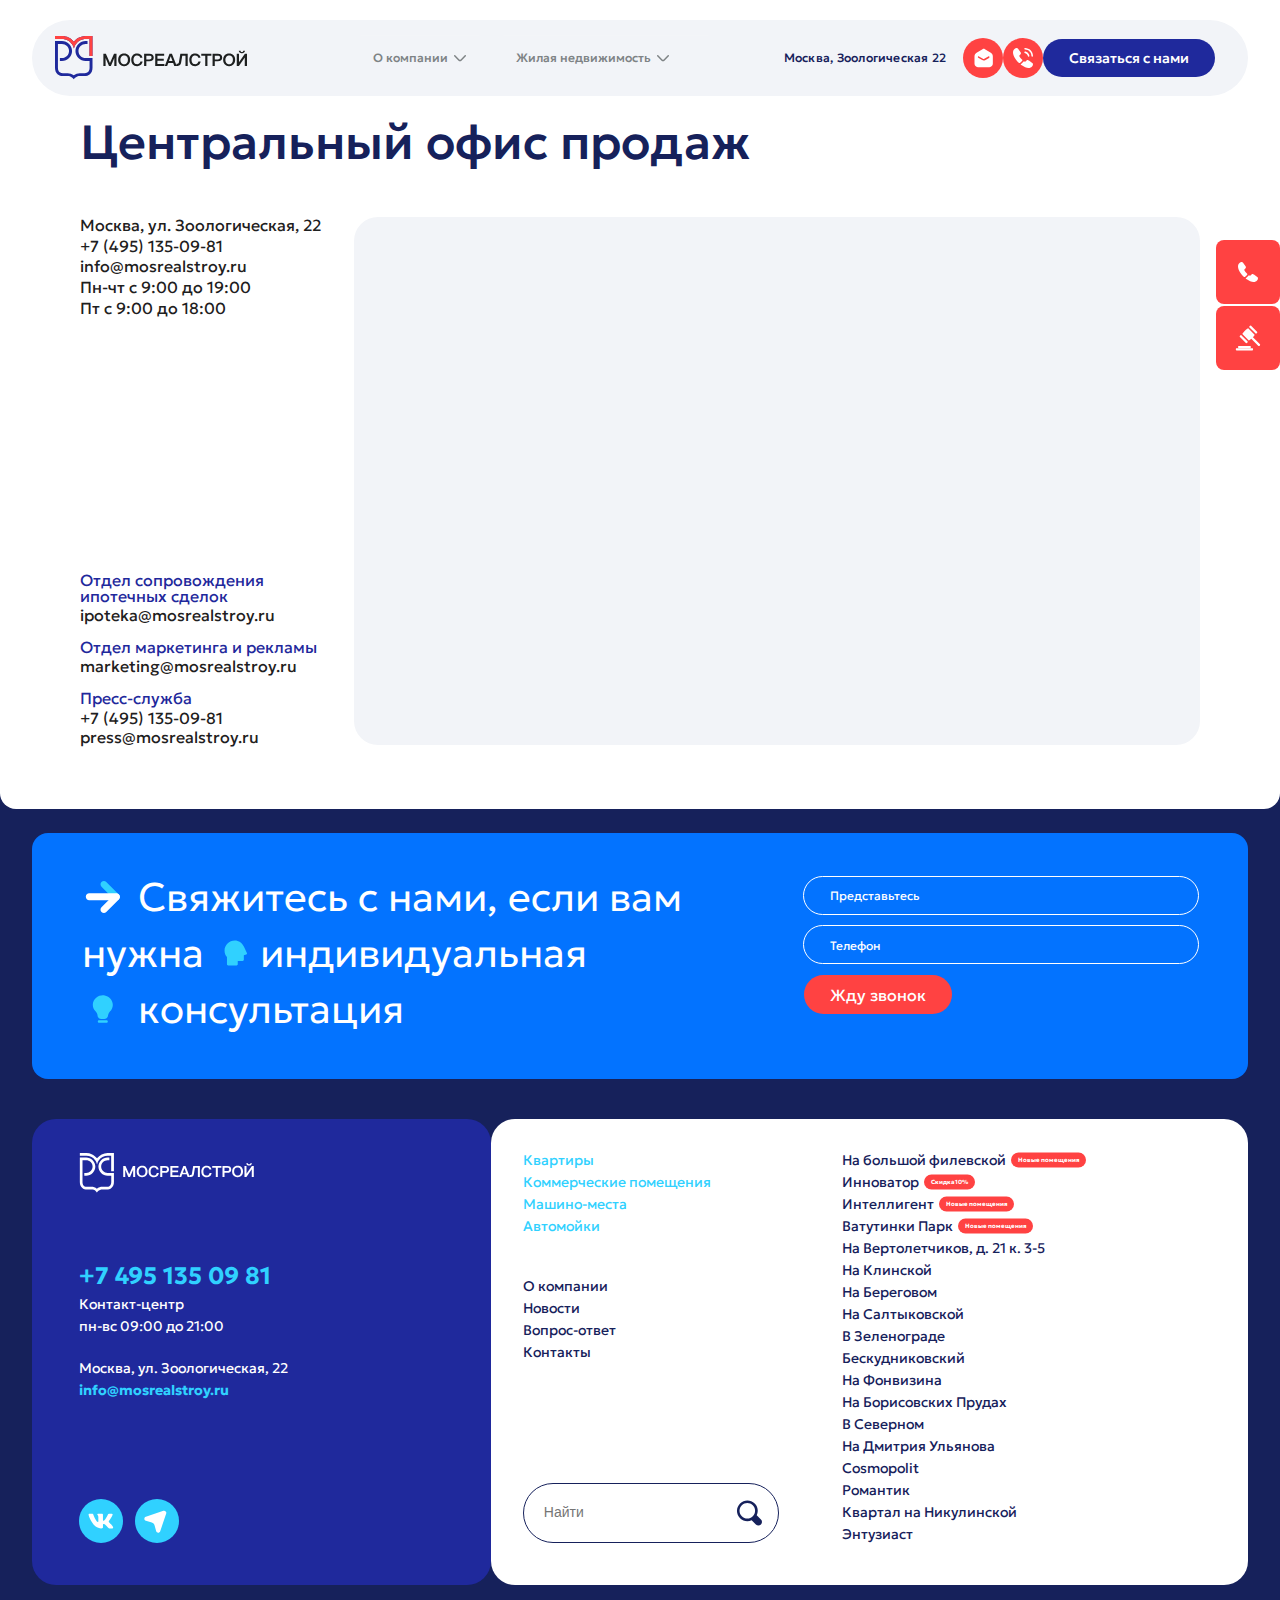
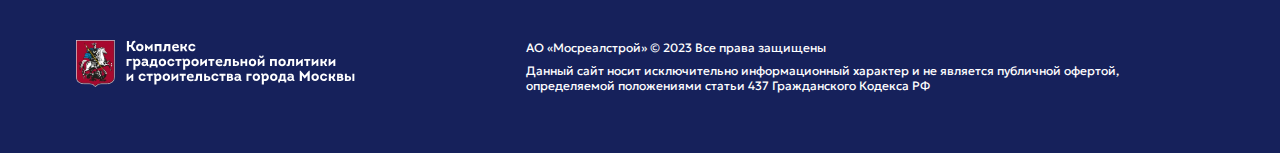
<file: contacts.html>
<!DOCTYPE html>
<html lang="ru">
<head>
    <meta charset="UTF-8">
    <meta name="viewport" content="width=device-width, initial-scale=1, maximum-scale=1, user-scalable=0">
    <title>MSR</title>
    <link rel="stylesheet" href="style/reset.css">
    <link rel="stylesheet" href="lib/nouislider.min.css">
    <link rel="stylesheet" href="style/default.css">
    <link rel="stylesheet" href="style/style.css">
    <script src="lib/nouislider.min.js"></script>
    <script src="lib/dragscroll.js"></script>
    <script src="lib/jquery.js"></script>
    <link rel="stylesheet" href="https://cdnjs.cloudflare.com/ajax/libs/animate.css/4.1.1/animate.min.css">
    <link rel="stylesheet" href="style/header.css">
    <link rel="stylesheet" href="style/footer.css">
    <link rel="stylesheet" href="style/contacts.css">
</head>
<body>

    <main>

        <form class="modal" id="callback-modal" style="display: none;">

            <div class="modal-wrap">

                <span class="modal-close-btn" id="modal-close-btn-01">
                    <svg width="14" height="14" viewBox="0 0 14 14" fill="none" xmlns="http://www.w3.org/2000/svg">
                        <path d="M13 1L1 13M1 1L13 13" stroke="black" stroke-width="2" stroke-linecap="round" stroke-linejoin="round"/>
                        </svg> 
                </span>

                <h2>Перезвоните мне</h2>

                <div class="input-grid">
                    <div class="input-wrap">
                        <span>ФИО</span>
                        <input type="text">
                    </div>
                    <div class="input-wrap">
                        <span>E-mail</span>
                        <input type="email">
                    </div>
                    <div class="input-wrap">
                        <span>Номер телефона</span>
                        <input type="tel" placeholder="+7">
                    </div>
                    <div class="input-wrap">
                        <span>Удобное время для звонка</span>
                        <input type="text">
                    </div>
                </div>

                <div class="modal-agreement">
                    <input type="checkbox" name="" id="modal-agreement-01" checked>
                    <label for="modal-agreement-01">
                        Согласие на получение данных об акция, скидках, новых услугах и предложениях
                    </label>

                </div>

                <div class="confirm-wrap">
                    <button class="btn btn-blue">Жду звонка</button>
                    <span>
                        Отправляя заявку, Вы даете согласие на обработку 
                        <a href="#">персональных данных</a>
                    </span>
                </div>

            </div>

            <div class="modal-backdrop"></div>

        </form>

        <div class="header-wrap">

                <!-- header checkboxes -->
                <input type="checkbox" id="mobile-menu-toggle" style="display: none;">
                <input type="checkbox" id="header-about-list-toggle" style="display: none;">
                <input type="checkbox" id="header-about-list-toggle02" style="display: none;">

                <header>

                    <a href="#" class="logo">
                        
                        <svg class="logo-icon" width="38" height="44" viewBox="0 0 38 44" fill="" xmlns="http://www.w3.org/2000/svg">
                            <path d="M30.478 0.0191383H37.2327L37.5029 0V20.023H34.4729V3.00179H30.8158C28.7661 3.00183 26.7501 3.51763 24.9568 4.50084C23.1635 5.48405 21.6517 6.90245 20.5631 8.62295C19.9534 9.5773 19.4824 10.6119 19.1639 11.6964L18.9082 12.5711L18.6525 11.6964C18.3377 10.6114 17.8683 9.57646 17.2582 8.62295C16.1668 6.89964 14.651 5.47958 12.8532 4.49626C11.0555 3.51295 9.03493 2.99867 6.98142 3.00179H0.00965895V0.0191383H6.95727C9.25777 0.00766882 11.5303 0.518705 13.6004 1.51303C15.6704 2.50736 17.4829 3.95851 18.8986 5.75501C20.2785 4.00803 22.0334 2.58701 24.0362 1.59495C26.0389 0.602891 28.2393 0.0646325 30.478 0.0191383Z" fill="#1F299C"/>
                            <path d="M27.8314 21.4635C28.6913 21.8196 29.6136 22.0042 30.5455 22.0067L37.5077 21.9636V31.772C37.5077 37.9046 33.4163 40.089 29.5854 40.089H25.0019C24.0562 40.0658 23.1152 40.2292 22.2339 40.5697C21.3526 40.9103 20.5484 41.4212 19.8683 42.0726L18.7538 43.3489L17.6393 42.0726C16.9623 41.417 16.1587 40.9034 15.2766 40.5625C14.3946 40.2217 13.4521 40.0606 12.5057 40.089H7.92222C4.09619 40.089 0 37.9046 0 31.772V4.94242H6.94767C9.62482 4.94999 12.1901 6.00696 14.0832 7.88239C15.9762 9.75782 17.0431 12.2993 17.0507 14.9515C17.0507 17.6087 15.9872 20.1576 14.0933 22.0392C12.1995 23.9208 9.62982 24.9817 6.94767 24.9893H4.90675V21.9636H6.94767C8.82407 21.9611 10.6228 21.2215 11.9496 19.907C13.2765 18.5926 14.023 16.8105 14.0256 14.9515C14.0153 13.0942 13.2628 11.3166 11.9326 10.0078C10.6025 8.69896 8.8031 7.96555 6.92835 7.96811H2.9286V31.8007C2.9286 33.813 3.56068 37.2019 7.90296 37.2019H12.4865C14.7427 37.1725 16.9463 37.8778 18.7587 39.2095C20.5644 37.8828 22.7587 37.1777 25.0067 37.2019H29.5902C33.9229 37.2019 34.5646 33.813 34.5646 31.8007V24.9893H30.5552C27.873 24.9817 25.3034 23.9208 23.4095 22.0392C21.5157 20.1576 20.4522 17.6087 20.4522 14.9515C20.4598 12.2993 21.5267 9.75782 23.4197 7.88239C25.3127 6.00696 27.878 4.94999 30.5552 4.94242H32.5189V7.93943H30.5552C28.6788 7.94196 26.88 8.68152 25.5532 9.996C24.2263 11.3105 23.4798 13.0926 23.4772 14.9515C23.4728 15.8748 23.6523 16.7899 24.0053 17.6445C24.3582 18.499 24.8778 19.2761 25.5344 19.9315C26.1909 20.5868 26.9715 21.1074 27.8314 21.4635Z" fill="#1F299C"/>
                            <path d="M30.4782 0.0191383H37.2329L37.5031 0V20.023H34.4731V3.00179H30.816C28.7664 3.00183 26.7504 3.51763 24.9571 4.50084C23.1638 5.48405 21.6519 6.90245 20.5634 8.62295C19.9537 9.5773 19.4826 10.6119 19.1642 11.6964L18.9084 12.5711L18.6527 11.6964C18.338 10.6114 17.8685 9.57646 17.2584 8.62295C16.167 6.89964 14.6512 5.47958 12.8535 4.49626C11.0557 3.51295 9.03516 2.99867 6.98165 3.00179H0.0098877V0.0191383H6.9575C9.258 0.00766882 11.5306 0.518705 13.6006 1.51303C15.6707 2.50736 17.4831 3.95851 18.8988 5.75501C20.2787 4.00803 22.0337 2.58701 24.0364 1.59495C26.0391 0.602891 28.2395 0.0646325 30.4782 0.0191383Z" fill="#FF4242"/>
                        </svg>
        
                        <svg class="logo-text" width="144" height="17" viewBox="0 0 144 17" fill="none" xmlns="http://www.w3.org/2000/svg">
                            <path d="M11.0104 3.74267H13.5241V15.9218H11.3047V7.99198L7.86947 15.9218H6.00229L2.58638 7.99198V15.9218H0.366943V3.72832H2.88069L6.94313 12.9965L11.0104 3.74267ZM21.1424 3.50846C21.9725 3.46956 22.8011 3.61161 23.5698 3.92463C24.3384 4.23765 25.0283 4.714 25.5908 5.32003C26.6671 6.58415 27.2219 8.2042 27.1444 9.85615C27.2204 11.5021 26.6654 13.1156 25.5908 14.3732C25.0258 14.975 24.335 15.4476 23.5668 15.758C22.7985 16.0684 21.9712 16.2091 21.1424 16.1704C20.3118 16.21 19.4825 16.0678 18.7136 15.7539C17.9448 15.4399 17.2552 14.962 16.694 14.354C15.633 13.0974 15.0856 11.4927 15.1597 9.85615C15.1597 7.97287 15.6422 6.51022 16.694 5.33914C17.7458 4.16807 19.2463 3.50846 21.1424 3.50846ZM23.9408 13.0683C24.6317 12.146 24.9733 11.0123 24.9057 9.86572C24.9714 8.70749 24.6304 7.56241 23.9408 6.62494C23.5945 6.23403 23.1618 5.92758 22.6765 5.72944C22.1911 5.53129 21.6661 5.44678 21.1424 5.48253C20.6107 5.45187 20.0792 5.54532 19.5906 5.75537C19.1021 5.96542 18.6701 6.2862 18.3296 6.69186C17.641 7.6044 17.2993 8.72825 17.3646 9.86572C17.3023 10.9969 17.6439 12.1138 18.3296 13.0204C18.673 13.4217 19.1059 13.7386 19.594 13.9459C20.0821 14.1533 20.6122 14.2455 21.1424 14.2154C21.6659 14.2452 22.1895 14.1575 22.674 13.9589C23.1585 13.7602 23.5916 13.4558 23.9408 13.0683ZM37.3536 11.6343C37.1902 12.4024 36.7766 13.096 36.1763 13.6084C35.5833 14.0256 34.8671 14.2358 34.1403 14.2058C32.8714 14.2058 31.9209 13.8091 31.313 13.03C30.7051 12.2509 30.4735 11.2328 30.4735 9.85615C30.4064 8.74308 30.7079 7.63872 31.3323 6.71097C31.6505 6.29182 32.0701 5.95873 32.5524 5.74239C33.0347 5.52604 33.5641 5.43342 34.092 5.47299C34.7995 5.43773 35.5011 5.61608 36.104 5.98445C36.664 6.38104 37.0505 6.97414 37.1847 7.64306V7.73388H39.3462V7.59527C39.2091 6.43858 38.6246 5.37966 37.7155 4.6413C36.6908 3.85683 35.4197 3.45567 34.1258 3.50846C32.1573 3.50846 30.6424 4.15853 29.6195 5.44432C28.6644 6.71466 28.1835 8.27387 28.2589 9.85615C28.2589 11.6868 28.698 13.1686 29.5664 14.2489C30.5748 15.5203 32.1187 16.1608 34.1548 16.1608C35.3946 16.1875 36.6053 15.7871 37.5804 15.028C38.6199 14.1881 39.3076 12.9957 39.5103 11.6821L39.5392 11.5387H37.3729L37.3536 11.6343ZM46.2601 3.73789C49.2466 3.73789 50.7568 5.01412 50.7568 7.52834C50.7568 10.0426 49.2322 11.3523 46.2263 11.3523H43.3315V15.9409H41.1121V3.74267H46.236M43.3411 9.43552H46.0912C46.7399 9.48345 47.3876 9.32974 47.9439 8.99578C48.1457 8.81172 48.3016 8.58387 48.3995 8.33011C48.4975 8.07634 48.5347 7.80356 48.5084 7.53313C48.5353 7.26561 48.4968 6.99559 48.396 6.74598C48.2952 6.49637 48.1352 6.2745 47.9295 6.09916C47.3817 5.75719 46.7364 5.60115 46.0912 5.65463H43.3411V9.43552ZM54.4381 10.6496H60.7585V8.73764H54.4381V5.66417H61.1638V3.75221H52.2138V15.9218H61.4243V14.0099H54.4139L54.4381 10.6496ZM77.346 3.74267H84.7038V15.9218H82.4844V5.64028H79.276L78.1422 12.6094C78.0449 13.5394 77.655 14.4155 77.0276 15.114C76.3607 15.6848 75.495 15.9747 74.6152 15.9218H71.2669L70.1716 12.9248H65.2841L64.1841 15.9218H61.8103L66.5193 3.72832H68.9317L73.5104 15.592V13.8091H74.1376C74.4999 13.8191 74.8587 13.7368 75.1797 13.5701C75.3834 13.4302 75.5544 13.2486 75.6809 13.0374C75.8074 12.8263 75.8867 12.5906 75.9131 12.3465L77.346 3.74267ZM67.7303 6.2282L65.9596 11.0894H69.4865L67.7303 6.2282ZM95.4148 11.6199C95.2514 12.388 94.8378 13.0817 94.2375 13.594C93.6445 14.0113 92.9283 14.2215 92.2015 14.1915C90.9326 14.1915 89.9821 13.7948 89.3742 13.0157C88.7663 12.2365 88.5347 11.2184 88.5347 9.84183C88.4676 8.72875 88.7691 7.6244 89.3935 6.69665C89.7117 6.2775 90.1313 5.94441 90.6136 5.72806C91.0959 5.51172 91.6253 5.41906 92.1532 5.45864C92.8608 5.42247 93.5626 5.60088 94.1652 5.97009C94.7252 6.36669 95.1117 6.95982 95.2459 7.62873V7.71955H97.4074V7.58091C97.2648 6.4249 96.6792 5.36737 95.7718 4.62694C94.7472 3.84248 93.476 3.44132 92.1822 3.49411C90.2137 3.49411 88.6987 4.14417 87.6758 5.42996C86.7207 6.7003 86.2399 8.25954 86.3153 9.84183C86.3153 11.6725 86.7543 13.1543 87.6228 14.2345C88.6312 15.506 90.1751 16.1465 92.216 16.1465C93.4548 16.1761 94.6649 15.7753 95.6367 15.0136C96.6777 14.1749 97.3657 12.982 97.5666 11.6677L97.5956 11.5243H95.4293L95.4148 11.6199ZM98.2662 5.64028H102.223V15.9218H104.442V5.64028H108.398V3.72832H98.2662V5.64028ZM114.719 3.72832C117.7 3.72832 119.215 5.00455 119.215 7.51877C119.215 10.033 117.691 11.3427 114.68 11.3427H111.785V15.9314H109.566V3.73311H114.695M111.8 9.42595H114.555C115.203 9.47389 115.851 9.32017 116.407 8.98621C116.607 8.80103 116.762 8.57288 116.859 8.31931C116.956 8.06575 116.993 7.79352 116.967 7.52356C116.994 7.2565 116.955 6.987 116.856 6.73755C116.756 6.48809 116.597 6.26592 116.393 6.08959C115.845 5.74826 115.2 5.59228 114.555 5.64506H111.8V9.42595ZM126.144 3.49411C126.974 3.45521 127.802 3.59729 128.571 3.91031C129.34 4.22333 130.03 4.69964 130.592 5.30568C131.667 6.57074 132.221 8.19014 132.146 9.84183C132.22 11.4875 131.665 13.1003 130.592 14.3588C130.027 14.9609 129.337 15.4337 128.568 15.7441C127.8 16.0545 126.973 16.1951 126.144 16.156C125.312 16.1954 124.482 16.0531 123.713 15.7392C122.943 15.4253 122.253 14.9475 121.69 14.3397C120.632 13.0819 120.084 11.4781 120.156 9.84183C120.156 7.95855 120.639 6.49589 121.69 5.32482C122.742 4.15374 124.243 3.49411 126.144 3.49411ZM126.144 5.45386C125.611 5.42452 125.079 5.51906 124.59 5.72987C124.1 5.94068 123.668 6.26193 123.326 6.66797C122.64 7.58162 122.298 8.70465 122.361 9.84183C122.301 10.9728 122.642 12.089 123.326 12.9965C123.671 13.3977 124.104 13.7143 124.593 13.9216C125.082 14.1289 125.613 14.2213 126.144 14.1915C126.667 14.2203 127.19 14.1321 127.675 13.9335C128.159 13.7349 128.592 13.4311 128.942 13.0443C129.633 12.1221 129.975 10.9884 129.907 9.84183C129.975 8.68336 129.634 7.53763 128.942 6.60104C128.597 6.20965 128.165 5.90248 127.681 5.7035C127.196 5.50451 126.672 5.41907 126.149 5.45386M136.724 2.58592C137.369 2.99257 138.128 3.18357 138.891 3.13084C139.654 3.18158 140.415 2.99076 141.062 2.58592C141.58 2.14854 141.914 1.53457 141.998 0.865169V0.726562H140.251V0.831706C140.23 1.15453 140.092 1.45873 139.86 1.6873C139.57 1.86064 139.233 1.9408 138.896 1.91675C138.558 1.94516 138.22 1.86647 137.931 1.69208C137.693 1.464 137.551 1.15465 137.535 0.826922V0.726562H135.784V0.865169C135.811 1.20357 135.907 1.53297 136.066 1.8336C136.226 2.13424 136.444 2.39988 136.71 2.6146M141.887 3.74267L135.972 12.3082V3.74267H133.752V15.9218H135.919L141.766 7.4662V15.9218H144V3.72832L141.887 3.74267Z" fill="#1E2020"/>
                        </svg>
                            
                            
                    </a>
        
                    <div class="drop-down">
                        <ul id="dropDownUl">
                            <li><label for="header-about-list-toggle"><p>О компании</p><img src="./img/icons/header-arrow-down.svg" alt=""></label></li>
                            <li hidden><a href="#">Вопрос-ответ</a></li>
                            <li hidden><a href="#">Новости</a></li>
                            <li hidden><a href="#">Контакты</a></li>
                        </ul>
    
                    </div>

                    <div class="drop-down drop-down-02">
                        <ul id="dropDownUl02">
                            <li><label for="header-about-list-toggle02"><p>Жилая недвижимость</p><img src="./img/icons/header-arrow-down.svg" alt=""></label></li>
                            <li hidden><a href="#">Коммерческая недвижимость</a></li>
                            <li hidden><a href="#">Машиноместа и кладовые</a></li>
                            <li hidden><a href="#">Автомойки</a> </li>
                        </ul>

                    </div>
        
                    <div class="info-wrap">
                        <p class="adress">Москва, Зоологическая 22</p>
                        <a href="#">
                            <svg width="21" height="20" viewBox="0 0 21 20" fill="none" xmlns="http://www.w3.org/2000/svg">
                                <path d="M19.8336 8.2375V15.8295C19.8336 17.6649 18.3336 19.1666 16.5002 19.1666H4.83358C3.00024 19.1666 1.50024 17.6649 1.50024 15.8295V8.2375C1.50024 6.73579 2.25024 5.40094 3.58358 4.65009L9.50024 1.14611C10.2502 0.728967 11.1669 0.728967 11.9169 1.14611L17.8336 4.65009C19.0836 5.31751 19.8336 6.73579 19.8336 8.2375Z" fill="white"/>
                                <path d="M10.6494 12.4999C10.1712 12.4999 9.61324 12.341 9.21472 12.1027L5.22953 9.79865C4.83101 9.5603 4.75131 9.08361 4.91071 8.68636C5.07012 8.36856 5.62805 8.20966 5.94686 8.44801L9.93205 10.752C10.3306 10.9904 10.8885 10.9904 11.287 10.752L15.2722 8.44801C15.6707 8.20966 16.1489 8.36856 16.3881 8.76581C16.6272 9.16305 16.4678 9.63975 16.0692 9.8781L12.0841 12.1821C11.6855 12.341 11.1276 12.4999 10.6494 12.4999Z" fill="#FF4242"/>
                            </svg>      
                        </a>
                        <a href="#">
                            <svg width="24" height="24" viewBox="0 0 24 24" fill="none" xmlns="http://www.w3.org/2000/svg">
                                <path d="M17.62 10.7501C17.19 10.7501 16.85 10.4001 16.85 9.9801C16.85 9.6101 16.48 8.8401 15.86 8.1701C15.25 7.5201 14.58 7.1401 14.02 7.1401C13.59 7.1401 13.25 6.7901 13.25 6.3701C13.25 5.9501 13.6 5.6001 14.02 5.6001C15.02 5.6001 16.07 6.1401 16.99 7.1101C17.85 8.0201 18.4 9.1501 18.4 9.9701C18.4 10.4001 18.05 10.7501 17.62 10.7501Z" fill="white"/>
                                <path d="M21.23 10.75C20.8 10.75 20.46 10.4 20.46 9.98C20.46 6.43 17.57 3.55 14.03 3.55C13.6 3.55 13.26 3.2 13.26 2.78C13.26 2.36 13.6 2 14.02 2C18.42 2 22 5.58 22 9.98C22 10.4 21.65 10.75 21.23 10.75Z" fill="white"/>
                                <path d="M11.05 14.95L9.2 16.8C8.81 17.19 8.19 17.19 7.79 16.81C7.68 16.7 7.57 16.6 7.46 16.49C6.43 15.45 5.5 14.36 4.67 13.22C3.85 12.08 3.19 10.94 2.71 9.81C2.24 8.67 2 7.58 2 6.54C2 5.86 2.12 5.21 2.36 4.61C2.6 4 2.98 3.44 3.51 2.94C4.15 2.31 4.85 2 5.59 2C5.87 2 6.15 2.06 6.4 2.18C6.66 2.3 6.89 2.48 7.07 2.74L9.39 6.01C9.57 6.26 9.7 6.49 9.79 6.71C9.88 6.92 9.93 7.13 9.93 7.32C9.93 7.56 9.86 7.8 9.72 8.03C9.59 8.26 9.4 8.5 9.16 8.74L8.4 9.53C8.29 9.64 8.24 9.77 8.24 9.93C8.24 10.01 8.25 10.08 8.27 10.16C8.3 10.24 8.33 10.3 8.35 10.36C8.53 10.69 8.84 11.12 9.28 11.64C9.73 12.16 10.21 12.69 10.73 13.22C10.83 13.32 10.94 13.42 11.04 13.52C11.44 13.91 11.45 14.55 11.05 14.95Z" fill="white"/>
                                <path d="M21.9701 18.33C21.9701 18.61 21.9201 18.9 21.8201 19.18C21.7901 19.26 21.7601 19.34 21.7201 19.42C21.5501 19.78 21.3301 20.12 21.0401 20.44C20.5501 20.98 20.0101 21.37 19.4001 21.62C19.3901 21.62 19.3801 21.63 19.3701 21.63C18.7801 21.87 18.1401 22 17.4501 22C16.4301 22 15.3401 21.76 14.1901 21.27C13.0401 20.78 11.8901 20.12 10.7501 19.29C10.3601 19 9.9701 18.71 9.6001 18.4L12.8701 15.13C13.1501 15.34 13.4001 15.5 13.6101 15.61C13.6601 15.63 13.7201 15.66 13.7901 15.69C13.8701 15.72 13.9501 15.73 14.0401 15.73C14.2101 15.73 14.3401 15.67 14.4501 15.56L15.2101 14.81C15.4601 14.56 15.7001 14.37 15.9301 14.25C16.1601 14.11 16.3901 14.04 16.6401 14.04C16.8301 14.04 17.0301 14.08 17.2501 14.17C17.4701 14.26 17.7001 14.39 17.9501 14.56L21.2601 16.91C21.5201 17.09 21.7001 17.3 21.8101 17.55C21.9101 17.8 21.9701 18.05 21.9701 18.33Z" fill="white"/>
                            </svg> 
                        </a>
                        <button class="btn btn-blue open-callback-modal">
                            Связаться с нами
                        </button>
                    </div>
        
                    <!-- MOBILE HEADER MENU -->
        
                    <label for="mobile-menu-toggle" id="mobile-menu-label">
        
                        <span></span>
                        <span></span>
                        <span></span>
                                    
                    </label>
        
                    <div class="header-menu">
        
                        <div class="header-menu-wrap">
        
                            <ul class="filter-list">
                                <li><a href="#">Квартиры</a></li>
                                <li><a href="#">Коммерческие помещения</a></li>
                                <li><a href="#">Машино-места</a></li>
                                <li><a href="#">Автомойки</a></li>
                            </ul>
        
                            <ul class="about-list">
                                <li><a href="#">О компании</a></li>
                                <li><a href="#">Новости</a></li>
                                <li><a href="#">Вопрос-ответ</a></li>
                                <li><a href="#">Контакты</a></li>
                            </ul>
        
                            <div class="mobile-info-wrap">
        
                                <a href="#">+7 495 135 09 81</a>
                                <span>Контакт-центр</span>
                                <span>пн-вс 09:00 до 21:00</span>
        
                            </div>
                    
                        </div>
        
                    </div> 
        
                </header>

                <div id="mobile-menu-backdrop"></div>


        </div>

        <div class="section-expert-estate-callback">
            <span class="open-callback-modal" href="#"><img src="./img/icons/telephone.svg" alt=""></span>
             <a href="#"><img src="./img/icons/hammer.svg" alt=""></a>
         </div>


         <section class="contacts">

            <div class="section-wrap contacts-wrap">

                <h2>Центральный офис продаж</h2>

                <div class="contacts-container">

                    <div class="contacts-info">

                        <div class="contacts-info-main-top">

                            <div class="contacts-info-top">
                                <span>Москва, ул. Зоологическая, 22</span>
                                <a href="tel:+74851350981">+7 (495) 135-09-81</a>
                                <a href="mailto:info@mosrealstroy.ru">info@mosrealstroy.ru</a>
                                <span>Пн-чт с 9:00 до 19:00</span>
                                <span>Пт с 9:00 до 18:00</span>
                            </div>

                            <div class="contacts-info-top-menu">
                                <span>Маршрут от</span>
                                    <form>
                                        <div class="contacts-info-top-select" data-state="">
                                          <div class="contacts-info-top-title" data-default="Option 0">Метро Маяковская</div>
                                          <div class="contacts-info-top-content">
                                            <input id="singleSelect0" class="contacts-info-top-input" type="radio" name="singleSelect" checked />
                                            <label for="singleSelect0" class="contacts-info-top-label">Метро Маяковская</label>
                                            <input id="singleSelect1" class="contacts-info-top-input" type="radio" name="singleSelect" />
                                            <label for="singleSelect1" class="contacts-info-top-label">Метро Белорусская</label>
                                            <input id="singleSelect3" class="contacts-info-top-input" type="radio" name="singleSelect"/>
                                            <label for="singleSelect3" class="contacts-info-top-label">Метро Барикадная</label>
                                          </div>
                                        </div>
                                    </form>
                            </div>

                            <button class="contacts-info-main-top-button">Показать</button>

                        </div>

                        <div class="contacts-info-main-bottom">
                            <div>
                                <span>Отдел сопровождения ипотечных сделок</span>
                                <a href="mailto:ipoteka@mosrealstroy.ru">ipoteka@mosrealstroy.ru</a>
                            </div>
                            <div>
                                <span>Отдел маркетинга и рекламы</span>
                                <a href="mailto:marketing@mosrealstroy.ru">marketing@mosrealstroy.ru</a>
                            </div>
                            <div>
                                <span>Пресс-служба</span>
                                <a href="tel:+74851350981">+7 (495) 135-09-81</a>
                                <a href="mailto:press@mosrealstroy.ru">press@mosrealstroy.ru</a>
                            </div>
                        </div>

                    </div>

                    <div class="contacts-map" id="map"></div>

                    <div class="contacts-info-main-bottom contacts-mobile">
                        <div>
                            <span>Отдел сопровождения ипотечных сделок</span>
                            <a href="mailto:ipoteka@mosrealstroy.ru">ipoteka@mosrealstroy.ru</a>
                        </div>
                        <div>
                            <span>Отдел маркетинга и рекламы</span>
                            <a href="mailto:marketing@mosrealstroy.ru">marketing@mosrealstroy.ru</a>
                        </div>
                        <div>
                            <span>Пресс-служба</span>
                            <a href="tel:+74851350981">+7 (495) 135-09-81</a>
                            <a href="mailto:press@mosrealstroy.ru">press@mosrealstroy.ru</a>
                        </div>
                    </div>

                </div>

            </div>

         </section>

        <footer id="footer">

            <div class="section-wrap">

                <div class="footer-callback">

                    <div class="footer-callback-text-wrap">
                        <p >
                            <span>
                            <svg width="41" height="40" viewBox="0 0 41 40" fill="none" xmlns="http://www.w3.org/2000/svg">
                                <path d="M37.7975 19.9282C37.7973 20.8304 37.4405 21.6956 36.8055 22.3335C36.1705 22.9713 35.3095 23.3295 34.4117 23.3295C33.5139 23.3295 32.6528 22.9713 32.0179 22.3335L19.4903 9.74584C18.8556 9.10786 18.499 8.24269 18.499 7.34058C18.499 6.43848 18.8556 5.5733 19.4903 4.93532C20.1253 4.29753 20.9863 3.93925 21.8841 3.93925C22.7819 3.93925 23.643 4.29753 24.2779 4.93532L36.8055 17.523C37.4405 18.1608 37.7973 19.026 37.7975 19.9282Z" fill="#30D1FF"/>
                                <path d="M37.7974 19.7316C37.7974 20.6339 37.4406 21.4992 36.8057 22.1372C36.1707 22.7752 35.3095 23.1337 34.4115 23.1337L7.18319 23.1337C6.28521 23.1337 5.42401 22.7752 4.78905 22.1372C4.15408 21.4992 3.79736 20.6339 3.79736 19.7316C3.79736 18.8293 4.15408 17.964 4.78905 17.326C5.42401 16.688 6.28521 16.3295 7.18319 16.3295L34.4115 16.3295C35.3095 16.3295 36.1707 16.688 36.8057 17.326C37.4406 17.964 37.7974 18.8293 37.7974 19.7316Z" fill="white"/>
                                <path d="M37.7975 20.0718C37.7973 20.974 37.4405 21.8392 36.8055 22.477L24.2779 35.0647C23.643 35.7025 22.7819 36.0607 21.8841 36.0607C20.9863 36.0607 20.1253 35.7025 19.4903 35.0647C18.8556 34.4267 18.499 33.5615 18.499 32.6594C18.499 31.7573 18.8556 30.8921 19.4903 30.2542L32.0179 17.6665C32.6528 17.0287 33.5139 16.6704 34.4117 16.6704C35.3095 16.6704 36.1705 17.0287 36.8055 17.6665C37.4405 18.3044 37.7973 19.1696 37.7975 20.0718Z" fill="white"/>
                            </svg>
                            </span>
                            Свяжитесь с нами, если вам </p><br>
                        <p>
                            нужна
                            <span style="margin-inline: 12px 4px;">
                                <svg  width="24" height="26" viewBox="0 0 24 26" fill="none" xmlns="http://www.w3.org/2000/svg">
                                    <path d="M22.2605 14.5704L19.8479 15.3241V19.8467C19.8479 20.4749 19.34 20.9774 18.7051 20.9774H13.753V24.3693C13.753 24.9975 13.2451 25.5 12.6102 25.5H4.10273C3.46784 25.5 2.95993 24.9975 2.95993 24.3693V17.0829C1.4362 15.4497 0.547363 13.1884 0.547363 10.6759C0.547363 5.02261 5.11855 0.5 10.8325 0.5C11.8483 0.5 12.8642 0.625628 13.626 1.00251C16.4195 1.88191 18.5781 3.89196 19.8479 6.53015L22.8954 13.0628C23.2763 13.5653 22.8954 14.3191 22.2605 14.5704Z" fill="#30D1FF"/>
                                </svg>  
                            </span>
                            индивидуальная
                        </p><br>
                        <p>
                            <span>
                                <svg width="21" height="28" viewBox="0 0 21 28" fill="none" xmlns="http://www.w3.org/2000/svg">
                                    <path d="M20.6102 8.22654C19.9711 4.4064 16.7754 1.20242 12.8129 0.463038C9.87291 -0.153113 6.80512 0.586268 4.50428 2.43472C2.07561 4.28317 0.797363 6.99424 0.797363 9.82853C0.797363 12.4164 1.81996 14.7577 3.73733 16.6062C4.6321 17.4688 5.1434 18.4546 5.39905 19.5637L5.6547 21.1657C6.03817 22.7677 7.44424 24 9.23379 24H12.3016C13.9633 24 15.4972 22.7677 15.8807 21.1657L16.2641 19.5637C16.5198 18.4546 17.0311 17.4688 17.9259 16.6062C20.2267 14.388 21.2493 11.3073 20.6102 8.22654Z" fill="#30D1FF"/>
                                    <path d="M14.3307 25.25H7.1307C6.3307 25.25 5.79736 25.75 5.79736 26.5C5.79736 27.25 6.3307 27.75 7.1307 27.75H14.464C15.264 27.75 15.7974 27.25 15.7974 26.5C15.7974 25.75 15.1307 25.25 14.3307 25.25Z" fill="#30D1FF"/>
                                </svg>    
                            </span>
                            консультация
                        </p>
                    </div>

                    <div class="footer-callback-text-wrap-mobile">

                        <div>
                            <span style="margin-right:15px ;">
                                <svg  width="32" height="32" viewBox="0 0 32 32" fill="none" xmlns="http://www.w3.org/2000/svg">
                                    <path d="M31.8189 15.9332C31.8187 16.7727 31.4867 17.5778 30.8958 18.1713C30.305 18.7648 29.5038 19.0982 28.6683 19.0982C27.8329 19.0982 27.0317 18.7648 26.4409 18.1713L14.7838 6.45832C14.1931 5.86467 13.8613 5.05961 13.8613 4.22019C13.8613 3.38077 14.1931 2.57571 14.7838 1.98206C15.3746 1.38858 16.1758 1.05519 17.0112 1.05519C17.8467 1.05519 18.6479 1.38858 19.2387 1.98206L30.8958 13.6951C31.4867 14.2886 31.8187 15.0937 31.8189 15.9332Z" fill="#30D1FF"/>
                                    <path d="M31.8187 15.7503C31.8187 16.5899 31.4868 17.3951 30.8959 17.9887C30.3051 18.5824 29.5037 18.9159 28.6681 18.9159L3.33169 18.9159C2.49611 18.9159 1.69475 18.5824 1.1039 17.9887C0.513056 17.3951 0.181122 16.5899 0.181122 15.7503C0.181122 14.9107 0.513056 14.1055 1.1039 13.5118C1.69475 12.9181 2.49611 12.5846 3.33169 12.5846L28.6681 12.5846C29.5037 12.5846 30.3051 12.9181 30.8959 13.5118C31.4868 14.1055 31.8187 14.9107 31.8187 15.7503Z" fill="white"/>
                                    <path d="M31.8188 16.0668C31.8187 16.9063 31.4866 17.7114 30.8957 18.305L19.2386 30.018C18.6478 30.6114 17.8466 30.9448 17.0112 30.9448C16.1757 30.9448 15.3745 30.6114 14.7837 30.018C14.1931 29.4243 13.8613 28.6193 13.8613 27.7798C13.8613 26.9404 14.1931 26.1353 14.7837 25.5417L26.4408 13.8287C27.0316 13.2352 27.8328 12.9018 28.6683 12.9018C29.5037 12.9018 30.3049 13.2352 30.8957 13.8287C31.4866 14.4222 31.8187 15.2273 31.8188 16.0668Z" fill="white"/>
                                </svg>
                            </span>
                            <p>Свяжитесь с нами,</p>
                        </div>

                        <div>
                            <p>если вам  нужна</p>
                        </div>

                        <div>
                            <span>
                                <svg width="22" height="24" viewBox="0 0 22 24" fill="none" xmlns="http://www.w3.org/2000/svg">
                                    <path d="M20.7361 13.4612L18.4912 14.1626V18.371C18.4912 18.9555 18.0186 19.4231 17.4278 19.4231H12.8198V22.5794C12.8198 23.1639 12.3471 23.6315 11.7564 23.6315H3.84001C3.24923 23.6315 2.77661 23.1639 2.77661 22.5794V15.7992C1.35876 14.2795 0.531677 12.1754 0.531677 9.83737C0.531677 4.57691 4.78524 0.368546 10.1022 0.368546C11.0474 0.368546 11.9927 0.485445 12.7016 0.836142C15.301 1.65444 17.3096 3.52482 18.4912 5.9797L21.3269 12.0585C21.6813 12.5261 21.3269 13.2274 20.7361 13.4612Z" fill="#30D1FF"/>
                                </svg>
                            </span>
                            <p>индивидуальная</p>
                        </div>

                        <div>
                            <span style="margin-right:15px ;">
                                <svg width="20" height="26" viewBox="0 0 20 26" fill="none" xmlns="http://www.w3.org/2000/svg">
                                    <path d="M19.131 7.6277C18.5363 4.073 15.5627 1.09164 11.8755 0.403634C9.13977 -0.169705 6.28514 0.518302 4.14417 2.23832C1.88425 3.95833 0.694824 6.48103 0.694824 9.11838C0.694824 11.5264 1.64637 13.7051 3.43051 15.4251C4.26311 16.2278 4.73889 17.1451 4.97677 18.1771L5.21466 19.6678C5.57149 21.1585 6.87986 22.3052 8.54506 22.3052H11.3997C12.9459 22.3052 14.3733 21.1585 14.7301 19.6678L15.0869 18.1771C15.3248 17.1451 15.8006 16.2278 16.6332 15.4251C18.7742 13.3611 19.7257 10.4944 19.131 7.6277Z" fill="#30D1FF"/>
                                    <path d="M13.2878 23.4683H6.5881C5.84368 23.4683 5.34741 23.9336 5.34741 24.6315C5.34741 25.3294 5.84368 25.7946 6.5881 25.7946H13.4119C14.1563 25.7946 14.6526 25.3294 14.6526 24.6315C14.6526 23.9336 14.0322 23.4683 13.2878 23.4683Z" fill="#30D1FF"/>
                                </svg>
                            </span>
                            <p>консультация</p>    
                        </div>

                    </div>

                
                    <form action="action">
                        <input type="text" class="btn" placeholder="Представьтесь">
                        <input type="tel" class="btn" placeholder="Телефон">
                        <input type="submit" class="btn btn-red" value="Жду звонок">
                    </form>

                </div>

                <div class="footer-main">

                    <div class="footer-main-left">

                        <svg width="175" height="40" viewBox="0 0 175 40" fill="none" xmlns="http://www.w3.org/2000/svg">
                            <path d="M53.8968 12.9479H56.1817V24.0188H54.1643V16.8105L51.0417 24.0188H49.3444L46.2393 16.8105V24.0188H44.2219V12.9349H46.5069L50.1996 21.3597L53.8968 12.9479ZM63.1068 12.735C63.8614 12.6997 64.6146 12.8288 65.3133 13.1133C66.012 13.3979 66.6391 13.8309 67.1504 14.3817C68.1287 15.5308 68.6331 17.0034 68.5626 18.5051C68.6317 20.0012 68.1272 21.4679 67.1504 22.611C66.6367 23.1582 66.0089 23.5877 65.3105 23.8699C64.6122 24.152 63.8601 24.28 63.1068 24.2447C62.3517 24.2808 61.5979 24.1515 60.899 23.8661C60.2001 23.5807 59.5733 23.1463 59.0631 22.5936C58.0987 21.4514 57.6012 19.9927 57.6685 18.5051C57.6685 16.7932 58.107 15.4636 59.0631 14.3991C60.0192 13.3346 61.3832 12.735 63.1068 12.735ZM65.6505 21.4249C66.2786 20.5865 66.5891 19.556 66.5276 18.5138C66.5873 17.4609 66.2774 16.4201 65.6505 15.5679C65.3357 15.2126 64.9425 14.934 64.5012 14.7539C64.06 14.5738 63.5828 14.497 63.1068 14.5295C62.6235 14.5016 62.1403 14.5865 61.6962 14.7775C61.2521 14.9684 60.8595 15.26 60.5499 15.6287C59.924 16.4582 59.6134 17.4798 59.6728 18.5138C59.6161 19.5421 59.9266 20.5573 60.5499 21.3814C60.8621 21.7462 61.2556 22.0342 61.6993 22.2227C62.143 22.4112 62.6248 22.495 63.1068 22.4677C63.5827 22.4947 64.0586 22.415 64.499 22.2344C64.9394 22.0539 65.3331 21.7772 65.6505 21.4249ZM77.8428 20.1214C77.6943 20.8196 77.3183 21.4501 76.7727 21.9158C76.2336 22.2951 75.5825 22.4862 74.9219 22.459C73.7685 22.459 72.9045 22.0983 72.3519 21.3901C71.7993 20.6819 71.5887 19.7564 71.5887 18.5051C71.5277 17.4933 71.8019 16.4894 72.3694 15.6461C72.6587 15.2651 73.0401 14.9623 73.4785 14.7657C73.9169 14.569 74.3982 14.4848 74.878 14.5208C75.5211 14.4887 76.1589 14.6508 76.7069 14.9857C77.216 15.3462 77.5673 15.8853 77.6893 16.4934V16.5759H79.6541V16.4499C79.5295 15.3985 78.9981 14.4359 78.1717 13.7648C77.2403 13.0517 76.0848 12.687 74.9087 12.735C73.1194 12.735 71.7423 13.3259 70.8125 14.4947C69.9442 15.6495 69.5071 17.0668 69.5757 18.5051C69.5757 20.1692 69.9748 21.5161 70.7642 22.4981C71.6808 23.6538 73.0843 24.236 74.935 24.236C76.062 24.2603 77.1626 23.8964 78.0489 23.2063C78.9939 22.4428 79.619 21.359 79.8032 20.1648L79.8295 20.0345H77.8603L77.8428 20.1214ZM85.9388 12.9436C88.6536 12.9436 90.0263 14.1037 90.0263 16.3891C90.0263 18.6745 88.6404 19.865 85.9081 19.865H83.2767V24.0362H81.2593V12.9479H85.9169M83.2855 18.1227H85.7853C86.375 18.1663 86.9637 18.0266 87.4694 17.723C87.6528 17.5557 87.7945 17.3486 87.8836 17.1179C87.9726 16.8872 88.0065 16.6393 87.9826 16.3934C88.007 16.1503 87.9719 15.9048 87.8803 15.6779C87.7887 15.451 87.6433 15.2494 87.4563 15.09C86.9584 14.7791 86.3718 14.6373 85.7853 14.6859H83.2855V18.1227ZM93.3726 19.2263H99.1179V17.4883H93.3726V14.6946H99.4863V12.9566H91.3508V24.0188H99.7231V22.2808H93.3507L93.3726 19.2263ZM114.196 12.9479H120.884V24.0188H118.867V14.6728H115.95L114.92 21.0078C114.831 21.8531 114.477 22.6496 113.907 23.2845C113.3 23.8033 112.513 24.0669 111.714 24.0188H108.67L107.674 21.2945H103.232L102.232 24.0188H100.074L104.354 12.9349H106.547L110.709 23.719V22.0983H111.279C111.609 22.1074 111.935 22.0326 112.227 21.8811C112.412 21.7539 112.567 21.5888 112.682 21.3969C112.797 21.2049 112.869 20.9907 112.893 20.7688L114.196 12.9479ZM105.455 15.2073L103.846 19.6261H107.052L105.455 15.2073ZM130.621 20.1084C130.472 20.8066 130.096 21.4371 129.55 21.9028C129.011 22.2821 128.36 22.4732 127.7 22.4459C126.546 22.4459 125.682 22.0853 125.13 21.3771C124.577 20.6688 124.366 19.7434 124.366 18.4921C124.305 17.4803 124.58 16.4764 125.147 15.6331C125.436 15.2521 125.818 14.9493 126.256 14.7526C126.695 14.556 127.176 14.4718 127.656 14.5077C128.299 14.4748 128.937 14.637 129.485 14.9726C129.994 15.3332 130.345 15.8723 130.467 16.4803V16.5629H132.432V16.4369C132.302 15.3861 131.77 14.4248 130.945 13.7517C130.014 13.0386 128.858 12.674 127.682 12.722C125.893 12.722 124.516 13.3129 123.586 14.4817C122.718 15.6364 122.28 17.0538 122.349 18.4921C122.349 20.1562 122.748 21.5031 123.538 22.485C124.454 23.6408 125.858 24.223 127.713 24.223C128.839 24.2499 129.939 23.8856 130.822 23.1932C131.768 22.4309 132.394 21.3465 132.577 20.1518L132.603 20.0215H130.634L130.621 20.1084ZM133.212 14.6728H136.809V24.0188H138.826V14.6728H142.422V12.9349H133.212V14.6728ZM148.168 12.9349C150.878 12.9349 152.255 14.095 152.255 16.3804C152.255 18.6658 150.869 19.8563 148.133 19.8563H145.501V24.0275H143.484V12.9392H148.146M145.514 18.114H148.019C148.608 18.1576 149.197 18.0179 149.703 17.7143C149.885 17.546 150.025 17.3386 150.113 17.1081C150.201 16.8776 150.235 16.6301 150.212 16.3847C150.236 16.142 150.201 15.897 150.11 15.6703C150.019 15.4435 149.875 15.2416 149.69 15.0813C149.191 14.771 148.605 14.6292 148.019 14.6772H145.514V18.114ZM158.553 12.722C159.308 12.6866 160.061 12.8158 160.76 13.1003C161.458 13.3848 162.085 13.8178 162.597 14.3687C163.574 15.5186 164.078 16.9907 164.009 18.4921C164.076 19.988 163.572 21.454 162.597 22.598C162.083 23.1453 161.455 23.5751 160.757 23.8573C160.059 24.1394 159.307 24.2672 158.553 24.2317C157.797 24.2675 157.043 24.1381 156.344 23.8528C155.644 23.5674 155.016 23.1331 154.505 22.5806C153.543 21.4373 153.045 19.9794 153.11 18.4921C153.11 16.7802 153.549 15.4506 154.505 14.3861C155.461 13.3216 156.825 12.722 158.553 12.722ZM158.553 14.5034C158.069 14.4767 157.585 14.5627 157.14 14.7543C156.696 14.9459 156.302 15.2379 155.992 15.607C155.368 16.4375 155.058 17.4584 155.115 18.4921C155.06 19.5201 155.37 20.5347 155.992 21.3597C156.305 21.7243 156.699 22.0121 157.144 22.2005C157.588 22.389 158.071 22.473 158.553 22.4459C159.029 22.4721 159.505 22.3919 159.945 22.2114C160.385 22.0309 160.779 21.7547 161.097 21.4031C161.725 20.5648 162.035 19.5343 161.974 18.4921C162.036 17.439 161.725 16.3975 161.097 15.5462C160.783 15.1904 160.391 14.9112 159.95 14.7303C159.51 14.5494 159.033 14.4718 158.558 14.5034M168.171 11.8964C168.757 12.2661 169.447 12.4397 170.14 12.3918C170.834 12.4379 171.525 12.2644 172.114 11.8964C172.585 11.4988 172.889 10.9407 172.965 10.3323V10.2063H171.377V10.3018C171.358 10.5953 171.232 10.8718 171.022 11.0796C170.758 11.2371 170.452 11.31 170.145 11.2882C169.838 11.314 169.531 11.2424 169.267 11.0839C169.051 10.8766 168.922 10.5954 168.908 10.2975V10.2063H167.316V10.3323C167.341 10.6399 167.428 10.9393 167.573 11.2126C167.718 11.4858 167.917 11.7273 168.158 11.9225M172.864 12.9479L167.487 20.734V12.9479H165.469V24.0188H167.439L172.754 16.3326V24.0188H174.785V12.9349L172.864 12.9479ZM34.6829 0.0173967H28.5429C26.508 0.058751 24.5078 0.548029 22.6873 1.44981C20.8668 2.3516 19.2716 3.64331 18.0172 5.23131C16.7303 3.5983 15.0828 2.27919 13.2012 1.37535C11.3195 0.471504 9.25371 0.00697097 7.16255 0.0173967H0.847159V2.72863H7.1845C9.05115 2.7258 10.8879 3.19328 12.522 4.08711C14.1561 4.98094 15.534 6.27178 16.5261 7.83827C17.0807 8.70502 17.5074 9.64578 17.7935 10.6321L18.026 11.4272L18.2584 10.6321C18.5479 9.64627 18.9761 8.70578 19.5303 7.83827C20.5198 6.27434 21.8941 4.98501 23.5242 4.09127C25.1543 3.19754 26.9869 2.72867 28.85 2.72863H32.1743V18.2009H34.9286V0L34.6829 0.0173967ZM28.6043 20.0041C27.7572 20.0018 26.9188 19.834 26.1371 19.5103C25.3555 19.1867 24.646 18.7134 24.0492 18.1177C23.4524 17.522 22.9801 16.8156 22.6592 16.0389C22.3383 15.2621 22.1752 14.4302 22.1792 13.591C22.1816 11.9012 22.8602 10.2812 24.0662 9.08638C25.2723 7.89152 26.9075 7.21925 28.6131 7.21695H30.3981V4.49267H28.6131C26.1796 4.49955 23.8477 5.46034 22.1269 7.16511C20.4062 8.86988 19.4364 11.1801 19.4294 13.591C19.4294 16.0064 20.3961 18.3232 22.1177 20.0337C23.8392 21.7441 26.175 22.7084 28.6131 22.7153H32.2577V28.9068C32.2577 30.7361 31.6743 33.8166 27.736 33.8166H23.5695C21.5261 33.7946 19.5315 34.4355 17.89 35.6415C16.2426 34.431 14.2395 33.7898 12.1886 33.8166H8.02219C4.07504 33.8166 3.50049 30.7361 3.50049 28.9068V7.24302H7.13626C8.84041 7.2407 10.476 7.90737 11.6852 9.09709C12.8943 10.2868 13.5784 11.9027 13.5876 13.591C13.5853 15.2807 12.9067 16.9007 11.7006 18.0955C10.4946 19.2904 8.85947 19.9627 7.15382 19.965H5.29862V22.7153H7.15382C9.5919 22.7084 11.9277 21.7441 13.6493 20.0337C15.3708 18.3232 16.3375 16.0064 16.3375 13.591C16.3305 11.1801 15.3608 8.86988 13.64 7.16511C11.9192 5.46034 9.58735 4.49955 7.15382 4.49267H0.838379V28.8808C0.838379 34.4553 4.56182 36.441 8.03969 36.441H12.2061C13.0664 36.4152 13.9231 36.5616 14.7249 36.8714C15.5267 37.1812 16.2571 37.6481 16.8725 38.2441L17.8857 39.4042L18.8987 38.2441C19.5169 37.6519 20.2479 37.1875 21.049 36.8779C21.8502 36.5684 22.7055 36.4199 23.5651 36.441H27.7316C31.2138 36.441 34.9329 34.4553 34.9329 28.8808V19.965L28.6043 20.0041Z" fill="white"/>
                        </svg>
                            
                        <div class="footer-info-wrap">

                            <a href="#">+7 495 135 09 81</a>
                            <span>Контакт-центр</span>
                            <span>пн-вс 09:00 до 21:00</span>

                            <span style="margin-top: 1.25rem;">Москва, ул. Зоологическая, 22</span>
                            <a href="#">info@mosrealstroy.ru</a>
    
                        </div>

                        <div class="icons-wrap">
                            <a href="#">
                                <svg width="26" height="16" viewBox="0 0 26 16" fill="none" xmlns="http://www.w3.org/2000/svg">
                                    <path fill-rule="evenodd" clip-rule="evenodd" d="M24.584 1.68457C24.7662 1.10745 24.584 0.687732 23.7771 0.687732H21.0961C20.4194 0.687732 20.107 1.05499 19.9248 1.44847C19.9248 1.44847 18.5453 4.80624 16.6192 6.98354C15.9945 7.61312 15.7082 7.82298 15.3698 7.82298C15.1876 7.82298 14.9533 7.61312 14.9533 7.036V1.65833C14.9533 0.976289 14.7451 0.661499 14.1725 0.661499H9.9558C9.53934 0.661499 9.27905 0.976289 9.27905 1.29108C9.27905 1.94689 10.2421 2.10429 10.3462 3.94056V7.92791C10.3462 8.79358 10.1901 8.95098 9.85168 8.95098C8.94068 8.95098 6.72823 5.56698 5.40077 1.7108C5.14048 0.950057 4.88019 0.661499 4.20344 0.661499H1.49646C0.715593 0.661499 0.585449 1.02875 0.585449 1.42224C0.585449 2.13052 1.49646 5.69814 4.82813 10.42C7.04058 13.6466 10.1901 15.3779 13.0272 15.3779C14.7451 15.3779 14.9533 14.9845 14.9533 14.3286V11.889C14.9533 11.102 15.1095 10.9709 15.6561 10.9709C16.0465 10.9709 16.7493 11.1807 18.3371 12.7285C20.1591 14.5647 20.4714 15.4042 21.4865 15.4042H24.1675C24.9484 15.4042 25.3128 15.0107 25.1045 14.2499C24.8703 13.4892 23.9853 12.3874 22.84 11.0758C22.2153 10.3413 21.2783 9.52809 20.992 9.1346C20.6016 8.60995 20.7057 8.40009 20.992 7.92791C20.966 7.92791 24.2456 3.25852 24.584 1.68457Z" fill="white"/>
                                </svg>    
                            </a>
                            <a href="#">
                                <svg style="transform: translate(-10%, 5%);" width="25" height="25" viewBox="0 0 25 25" fill="none" xmlns="http://www.w3.org/2000/svg">
                                    <path d="M17.7183 21.9172L23.7154 4.32581C24.3151 2.62665 22.6159 0.92748 20.9167 1.52719L3.32538 7.52424C1.32636 8.2239 1.32636 11.0225 3.42533 11.6222L9.32243 13.2214C10.6218 13.6212 11.7213 14.6208 12.0211 15.9201L13.6203 21.8172C14.22 23.9162 17.0187 23.9162 17.7183 21.9172Z" fill="white"/>
                                </svg> 
                            </a>
                        </div>

                    </div>

                    <div class="footer-main-right">

                        <div>

                            <ul class="footer-filter-list">
                                <li><a href="#">Квартиры</a></li>
                                <li><a href="#">Коммерческие помещения</a></li>
                                <li><a href="#">Машино-места</a></li>
                                <li><a href="#">Автомойки</a></li>
                            </ul>
        
                            <ul class="footer-about-list">
                                <li><a href="#">О компании</a></li>
                                <li><a href="#">Новости</a></li>
                                <li><a href="#">Вопрос-ответ</a></li>
                                <li><a href="#">Контакты</a></li>
                            </ul>

                            <div>
                                <input type="text" placeholder="Найти">
                                <svg width="31" height="30" viewBox="0 0 31 30" fill="none" xmlns="http://www.w3.org/2000/svg">
                                    <path d="M26.949 21.3776L22.7452 17.1684C23.3822 15.7653 23.7643 14.3622 23.7643 12.8316C23.7643 10.0255 22.7452 7.47449 20.707 5.56122C16.6306 1.47959 10.1338 1.47959 6.05732 5.56122C1.98089 9.64286 1.98089 16.148 6.05732 20.2296C7.96815 22.1429 10.6433 23.2908 13.3185 23.2908C14.8471 23.2908 16.3758 22.9082 17.6497 22.2704L21.8535 26.4796C22.4904 27.1173 23.5096 27.5 24.4013 27.5C25.293 27.5 26.1847 27.1173 26.949 26.4796C28.3503 24.949 28.3503 22.6531 26.949 21.3776ZM7.84076 18.1888C4.78344 15.1276 4.78344 10.1531 7.84076 7.21939C9.36943 5.68878 11.2803 4.92347 13.3185 4.92347C15.3567 4.92347 17.2675 5.68878 18.7962 7.21939C20.3248 8.75 21.0892 10.6633 21.0892 12.7041C21.0892 14.7449 20.3248 16.7857 18.7962 18.1888C17.2675 19.5918 15.3567 20.4847 13.3185 20.4847C11.2803 20.4847 9.24204 19.7194 7.84076 18.1888Z" fill="#16215B"/>
                                </svg>    
                            </div>

                        </div>

                        <div class="footer-complex-list">
                            <ul>
                                <li><a class="tag after-1" href="#">На большой филевской</a></li>
                                <li><a class="tag after-2" href="#">Инноватор</a></li>
                                <li><a class="tag after-1" href="#">Интеллигент</a></li>
                                <li><a class="tag after-1" href="#">Ватутинки Парк</a></li>
                                <li><a href="#">На Вертолетчиков, д. 21 к. 3-5</a></li>
                                <li><a href="#">На Клинской</a></li>
                                <li><a href="#">На Береговом</a></li>
                                <li><a href="#">На Салтыковской</a></li>
                                <li><a href="#">В Зеленограде</a></li>
                                <li><a href="#">Бескудниковский</a></li>
                                <li><a href="#">На Фонвизина</a></li>
                                <li><a href="#">На Борисовских Прудах</a></li>
                                <li><a href="#">В Северном</a></li>
                                <li><a href="#">На Дмитрия Ульянова</a></li>
                                <li><a href="#">Cosmopolit</a></li>
                                <li><a href="#">Романтик</a></li>
                                <li><a href="#">Квартал на Никулинской</a></li>
                                <li><a href="#">Энтузиаст</a></li>
                            </ul>  
                        </div>

                    </div>

                    


                </div>

                <div class="footer-useless-info">

                    <div class="logo-wrap">
                        <img src="./img/icons/footer-logo.webp" alt="">
                        <svg width="229" height="45" viewBox="0 0 229 45" fill="none" xmlns="http://www.w3.org/2000/svg">
                            <path d="M3.1068 5.05927C3.80157 5.05927 4.49634 5.05927 4.9132 4.92031C5.46902 4.64241 5.60797 3.80868 5.88588 2.69705C6.30274 1.44647 7.13646 0.473794 9.35972 0.890655V2.41915C8.526 2.28019 8.10914 2.5581 7.83123 3.25287C7.55332 4.3645 7.13646 5.33717 6.58065 6.03194L9.77658 10.7564V11.0343H7.27541L4.6353 6.86566C4.21844 7.00462 3.52367 7.00462 2.96785 7.00462V11.1732H0.883545V0.890655H3.1068V5.05927Z" fill="white"/>
                            <path d="M13.8057 11.3121C11.8604 11.3121 10.054 10.0615 10.054 7.56034C10.054 5.05918 11.8604 3.80859 13.8057 3.80859C15.7511 3.80859 17.5575 5.05918 17.5575 7.56034C17.5575 10.0615 15.7511 11.3121 13.8057 11.3121ZM13.8057 9.5057C14.6394 9.5057 15.4732 8.81093 15.4732 7.56034C15.4732 6.30976 14.6394 5.61499 13.8057 5.61499C12.972 5.61499 12.1383 6.30976 12.1383 7.56034C12.1383 8.81093 12.972 9.5057 13.8057 9.5057Z" fill="white"/>
                            <path d="M22.8377 9.6448L21.0313 7.8384V11.0343C20.3365 11.0343 19.6418 11.0343 19.0859 11.0343C19.0859 8.67212 19.0859 6.17095 19.0859 3.94769H19.6418L22.8377 7.14363L26.0336 3.94769H26.5894C26.5894 6.17095 26.5894 8.67212 26.5894 11.0343C25.8947 11.0343 25.1999 11.0343 24.6441 11.0343V7.8384L22.8377 9.6448Z" fill="white"/>
                            <path d="M35.4831 4.08643V11.1731H33.3987V5.89282H30.7586V11.1731H28.6743V4.08643H35.4831Z" fill="white"/>
                            <path d="M40.4851 5.89282L40.2072 8.53294C40.0683 11.0341 39.2346 11.5899 36.7334 11.1731V9.64457C37.845 9.78353 37.984 9.36667 38.1229 8.39399L38.5398 4.08643C40.4851 4.08643 42.4305 4.08643 44.3759 4.08643V11.1731H42.2915V5.89282H40.4851Z" fill="white"/>
                            <path d="M52.8524 7.97725H47.9891C48.128 9.08888 48.8228 9.50575 49.9344 9.6447C50.2123 9.6447 50.6292 9.6447 50.9071 9.6447C51.6019 9.50575 52.1577 9.36679 52.5745 9.22784L52.8524 10.7563C52.0187 11.1732 51.046 11.4511 50.0734 11.4511C47.7111 11.4511 46.0437 10.0616 46.0437 7.69935C46.0437 5.19818 47.8501 4.08655 49.7954 4.08655C52.2966 3.80864 53.2693 5.61504 52.8524 7.97725ZM47.9891 6.72667H51.046C51.046 5.75399 50.3513 5.47609 49.5175 5.47609C48.8228 5.47609 48.128 5.89295 47.9891 6.72667Z" fill="white"/>
                            <path d="M57.021 6.72655C58.6884 6.72655 59.1053 5.61492 59.1053 4.08643H61.0506C61.0506 5.61492 60.7727 6.8655 59.3832 7.69922L61.3285 11.0341V11.1731H59.2442L57.5768 8.25504C57.4378 8.25504 57.1599 8.39399 57.021 8.39399H56.4652V11.1731H54.3809V4.08643H56.4652V6.72655H57.021Z" fill="white"/>
                            <path d="M67.5818 6.58767C67.3039 5.8929 66.748 5.61499 66.0533 5.61499C65.2195 5.61499 64.2469 6.30976 64.2469 7.56034C64.2469 8.81093 65.2195 9.5057 66.0533 9.5057C66.748 9.5057 67.3039 9.08883 67.5818 8.39407H69.5271C69.2492 10.3394 67.5818 11.3121 66.0533 11.3121C64.2469 11.3121 62.3015 10.0615 62.3015 7.56034C62.3015 5.05918 64.2469 3.80859 66.0533 3.80859C67.7207 3.80859 69.2492 4.78127 69.5271 6.58767H67.5818Z" fill="white"/>
                            <path d="M0.605469 26.0414V18.9548H5.74676V20.7612H2.55082V26.0414H0.605469Z" fill="white"/>
                            <path d="M11.3054 18.6766C13.3897 18.6766 14.5014 20.483 14.5014 22.4283C14.5014 25.2074 12.0002 27.0138 9.49904 25.7632V29.6539H7.41474V21.3167C7.41474 20.6219 7.55369 20.2051 6.71997 20.2051V18.8155C7.69265 18.6766 9.08218 18.5376 9.08218 19.9272C9.49905 19.0934 10.3328 18.6766 11.3054 18.6766ZM9.36009 23.9568C10.7496 24.7905 12.4171 24.0958 12.4171 22.4283C12.4171 21.4556 11.8613 20.483 10.8886 20.483C9.91591 20.483 9.49904 21.3167 9.36009 22.1504V23.9568Z" fill="white"/>
                            <path d="M18.1136 26.1801C16.724 26.1801 15.6124 25.3464 15.4734 23.9568C15.3345 22.2894 16.5851 21.4556 18.2525 21.4556C18.9473 21.4556 19.6421 21.5946 20.1979 21.8725V21.4556C20.1979 20.6219 19.0862 20.483 18.3915 20.483C17.6967 20.483 17.0019 20.6219 16.3072 20.8998L16.0293 19.2324C16.724 18.8155 17.6967 18.6766 18.6694 18.6766C20.4758 18.6766 22.0043 19.2324 22.0043 21.3167V23.8179C22.0043 24.3737 22.0043 24.7905 22.699 24.7905V25.9022C21.5874 26.1801 20.4758 26.0411 20.4758 24.7905C20.0589 25.7632 18.9473 26.1801 18.1136 26.1801ZM20.0589 23.1231C19.642 22.8452 19.0862 22.7062 18.5304 22.7062C17.8357 22.7062 17.4188 23.1231 17.4188 23.8179C17.4188 24.3737 17.9746 24.5126 18.3915 24.5126C19.0862 24.5126 19.92 24.2347 20.0589 23.401V23.1231Z" fill="white"/>
                            <path d="M23.5327 27.5699V24.5129H23.6717C24.7833 24.5129 24.7833 23.6792 24.9223 22.5676L25.4781 18.9548H30.7583V24.5129H31.731L31.592 27.5699H29.7856V26.0414H25.3391V27.5699H23.5327ZM28.813 20.6222H27.1455L26.8676 22.9844L26.7286 23.4013C26.7286 23.8182 26.5897 24.235 26.3118 24.374H28.813V20.6222Z" fill="white"/>
                            <path d="M36.4549 26.1801C34.5095 26.1801 32.7031 24.9295 32.7031 22.4283C32.7031 19.9272 34.5095 18.6766 36.4549 18.6766C38.4002 18.6766 40.2066 19.9272 40.2066 22.4283C40.2066 24.9295 38.2613 26.1801 36.4549 26.1801ZM36.3159 24.3737C37.1496 24.3737 37.9834 23.6789 37.9834 22.4283C37.9834 21.1777 37.1496 20.483 36.3159 20.483C35.4822 20.483 34.6485 21.1777 34.6485 22.4283C34.6485 23.6789 35.4822 24.3737 36.3159 24.3737Z" fill="white"/>
                            <path d="M46.5988 21.4556C46.3209 20.7609 45.7651 20.483 45.0704 20.483C44.2366 20.483 43.264 21.1777 43.264 22.4283C43.264 23.6789 44.2366 24.3737 45.0704 24.3737C45.7651 24.3737 46.3209 23.9568 46.5988 23.262H48.5442C48.2663 25.2074 46.5989 26.1801 45.0704 26.1801C43.264 26.1801 41.3186 24.9295 41.3186 22.4283C41.3186 19.9272 43.264 18.6766 45.0704 18.6766C46.7378 18.6766 48.2663 19.6493 48.5442 21.4556H46.5988Z" fill="white"/>
                            <path d="M51.462 26.0414V20.7612H49.3777V18.9548H55.4917V20.7612H53.4073V26.0414H51.462Z" fill="white"/>
                            <path d="M61.0506 18.6766C63.1349 18.6766 64.2465 20.483 64.2465 22.4283C64.2465 25.2074 61.7453 27.0138 59.2442 25.7632V29.6539H57.1599V21.3167C57.1599 20.6219 57.2988 20.2051 56.4651 20.2051V18.8155C57.4378 18.6766 58.8273 18.5376 58.8273 19.9272C59.1052 19.0934 60.0779 18.6766 61.0506 18.6766ZM59.1052 23.9568C60.4947 24.7905 62.1622 24.0958 62.1622 22.4283C62.1622 21.4556 61.6064 20.483 60.6337 20.483C59.661 20.483 59.2442 21.3167 59.1052 22.1504V23.9568Z" fill="white"/>
                            <path d="M69.1092 26.1801C67.1638 26.1801 65.3574 24.9295 65.3574 22.4283C65.3574 19.9272 67.1638 18.6766 69.1092 18.6766C71.0545 18.6766 72.8609 19.9272 72.8609 22.4283C72.8609 24.9295 70.9156 26.1801 69.1092 26.1801ZM68.9702 24.3737C69.8039 24.3737 70.6377 23.6789 70.6377 22.4283C70.6377 21.1777 69.8039 20.483 68.9702 20.483C68.1365 20.483 67.3028 21.1777 67.3028 22.4283C67.3028 23.6789 68.1365 24.3737 68.9702 24.3737Z" fill="white"/>
                            <path d="M74.8068 26.0414H74.251V18.9548H76.1963V22.5676L80.3649 18.9548H80.9207V26.0414H78.9754V22.4286L74.8068 26.0414Z" fill="white"/>
                            <path d="M84.3944 26.0414V20.7612H82.3101V18.9548H88.424V20.7612H86.3397V26.0414H84.3944Z" fill="white"/>
                            <path d="M96.3446 22.8452H91.4812C91.6202 23.9569 92.315 24.3737 93.4266 24.5127C93.7045 24.5127 94.1214 24.5127 94.3993 24.5127C95.094 24.3737 95.6498 24.2348 96.0667 24.0958L96.3446 25.6243C95.5109 26.0412 94.5382 26.3191 93.5655 26.3191C91.2033 26.3191 89.5359 24.9295 89.5359 22.5673C89.5359 20.0662 91.3423 18.9545 93.2876 18.9545C95.7888 18.6766 96.7615 20.483 96.3446 22.8452ZM91.4812 21.5947H94.5382C94.5382 20.622 93.8435 20.3441 93.0097 20.3441C92.315 20.3441 91.6202 20.7609 91.4812 21.5947Z" fill="white"/>
                            <path d="M100.93 20.7612L100.652 23.4013C100.513 25.9025 99.6794 26.4583 97.1782 26.0414V24.5129C98.2899 24.6519 98.4288 24.235 98.5678 23.2623L98.9846 18.9548C100.93 18.9548 102.875 18.9548 104.821 18.9548V26.0414H102.736V20.7612H100.93Z" fill="white"/>
                            <path d="M106.905 26.0414C106.905 23.6792 106.905 21.317 106.905 18.9548H108.85V21.0391H109.962C111.629 21.0391 113.158 21.7338 113.158 23.5402C113.158 25.3466 111.629 26.0414 109.962 26.0414H106.905ZM108.85 22.5676V24.5129H109.962C110.657 24.5129 111.213 24.0961 111.213 23.5402C111.213 22.9844 110.796 22.5676 109.962 22.5676H108.85Z" fill="white"/>
                            <path d="M121.217 18.9548V26.0414H119.272V23.2623H116.493V26.0414H114.548V18.9548H116.493V21.4559H119.272V18.9548H121.217Z" fill="white"/>
                            <path d="M126.498 26.1801C124.553 26.1801 122.746 24.9295 122.746 22.4283C122.746 19.9272 124.553 18.6766 126.498 18.6766C128.443 18.6766 130.25 19.9272 130.25 22.4283C130.25 24.9295 128.443 26.1801 126.498 26.1801ZM126.498 24.3737C127.332 24.3737 128.166 23.6789 128.166 22.4283C128.166 21.1777 127.332 20.483 126.498 20.483C125.664 20.483 124.831 21.1777 124.831 22.4283C124.831 23.6789 125.664 24.3737 126.498 24.3737Z" fill="white"/>
                            <path d="M132.334 26.0412H131.778V18.9545H133.724V22.5673L137.892 18.9545H138.448V26.0412H136.503V22.4284L132.334 26.0412ZM133.029 15.7586C133.168 17.1481 134.002 17.9818 135.391 17.9818C136.781 17.9818 137.614 17.1481 137.753 15.7586C137.336 15.7586 136.92 15.6196 136.503 15.6196C136.364 16.1754 135.947 16.4534 135.391 16.4534C134.696 16.4534 134.418 16.1754 134.279 15.6196L133.029 15.7586Z" fill="white"/>
                            <path d="M150.815 18.9548V26.0414H148.73V20.7612H146.09V26.0414H144.006V18.9548H150.815Z" fill="white"/>
                            <path d="M156.095 26.1801C154.15 26.1801 152.343 24.9295 152.343 22.4283C152.343 19.9272 154.15 18.6766 156.095 18.6766C158.04 18.6766 159.847 19.9272 159.847 22.4283C159.847 24.9295 158.04 26.1801 156.095 26.1801ZM156.095 24.3737C156.929 24.3737 157.762 23.6789 157.762 22.4283C157.762 21.1777 156.929 20.483 156.095 20.483C155.261 20.483 154.428 21.1777 154.428 22.4283C154.428 23.6789 155.261 24.3737 156.095 24.3737Z" fill="white"/>
                            <path d="M164.292 20.7612L164.014 23.4013C163.875 25.9025 163.042 26.4583 160.541 26.0414V24.5129C161.652 24.6519 161.791 24.235 161.93 23.2623L162.347 18.9548C164.292 18.9548 166.238 18.9548 168.183 18.9548V26.0414H166.238V20.7612H164.292Z" fill="white"/>
                            <path d="M170.685 26.0414H170.129V18.9548H172.074V22.5676L176.243 18.9548H176.799V26.0414H174.853V22.4286L170.685 26.0414Z" fill="white"/>
                            <path d="M180.272 26.0414V20.7612H178.188V18.9548H184.302V20.7612H182.218V26.0414H180.272Z" fill="white"/>
                            <path d="M186.248 26.0414H185.692V18.9548H187.637V22.5676L191.806 18.9548H192.362V26.0414H190.417V22.4286L186.248 26.0414Z" fill="white"/>
                            <path d="M196.947 21.5949C198.614 21.5949 199.031 20.4833 199.031 18.9548H200.977C200.977 20.4833 200.699 21.7338 199.309 22.5676L201.255 25.9025V26.0414H199.17L197.503 23.1234C197.364 23.1234 197.086 23.2623 196.947 23.2623H196.53V26.0414H194.446V18.9548H196.53V21.5949H196.947Z" fill="white"/>
                            <path d="M203.201 26.0414H202.645V18.9548H204.59V22.5676L208.759 18.9548H209.315V26.0414H207.369V22.4286L203.201 26.0414Z" fill="white"/>
                            <path d="M1.16129 40.9094H0.605469V33.8228H2.55082V37.4356L6.71943 33.8228H7.27525V40.9094H5.3299V37.2966L1.16129 40.9094Z" fill="white"/>
                            <path d="M17.8352 36.3239C17.5573 35.6292 17.0014 35.3513 16.3067 35.3513C15.473 35.3513 14.5003 36.046 14.5003 37.2966C14.5003 38.5472 15.473 39.242 16.3067 39.242C17.0014 39.242 17.5573 38.8251 17.8352 38.1303H19.7805C19.5026 40.0757 17.8352 41.0484 16.3067 41.0484C14.5003 41.0484 12.5549 39.7978 12.5549 37.2966C12.5549 34.7954 14.5003 33.5449 16.3067 33.5449C17.9741 33.5449 19.5026 34.5175 19.7805 36.3239H17.8352Z" fill="white"/>
                            <path d="M22.6995 40.9094V35.6292H20.6152V33.8228H26.7292V35.6292H24.6449V40.9094H22.6995Z" fill="white"/>
                            <path d="M32.2869 33.5449C34.3712 33.5449 35.4828 35.3513 35.4828 37.2966C35.4828 40.0757 32.9817 41.8821 30.4805 40.6315V44.5222H28.3962V36.185C28.3962 35.4902 28.5351 35.0734 27.7014 35.0734V33.6838C28.6741 33.5449 30.0636 33.4059 30.0636 34.7954C30.4805 33.9617 31.3142 33.5449 32.2869 33.5449ZM30.3415 38.8251C31.7311 39.6588 33.3985 38.9641 33.3985 37.2966C33.3985 36.3239 32.8427 35.3513 31.87 35.3513C30.8974 35.3513 30.4805 36.185 30.3415 37.0187V38.8251Z" fill="white"/>
                            <path d="M40.3467 41.0484C38.4014 41.0484 36.595 39.7978 36.595 37.2966C36.595 34.7954 38.4014 33.5449 40.3467 33.5449C42.2921 33.5449 44.0985 34.7954 44.0985 37.2966C44.0985 39.7978 42.1531 41.0484 40.3467 41.0484ZM40.3467 39.242C41.1804 39.242 42.0142 38.5472 42.0142 37.2966C42.0142 36.046 41.1804 35.3513 40.3467 35.3513C39.513 35.3513 38.6793 36.046 38.6793 37.2966C38.5403 38.5472 39.3741 39.242 40.3467 39.242Z" fill="white"/>
                            <path d="M46.0431 40.9094H45.4873V33.8228H47.4327V37.4356L51.6013 33.8228H52.296V40.9094H50.3507V37.2966L46.0431 40.9094Z" fill="white"/>
                            <path d="M55.7703 40.9094V35.6292H53.686V33.8228H59.8V35.6292H57.7157V40.9094H55.7703Z" fill="white"/>
                            <path d="M67.581 37.7134H62.7176C62.8565 38.825 63.5513 39.2419 64.6629 39.3808C64.9408 39.3808 65.3577 39.3808 65.6356 39.3808C66.3304 39.2419 66.8862 39.1029 67.303 38.9639L67.581 40.4924C66.7472 40.9093 65.7746 41.1872 64.8019 41.1872C62.4397 41.1872 60.7722 39.7977 60.7722 37.4355C60.7722 34.9343 62.5786 33.8227 64.524 33.8227C67.0251 33.6837 68.1368 35.3511 67.581 37.7134ZM62.7176 36.4628H65.7745C65.7745 35.4901 65.0798 35.2122 64.2461 35.2122C63.5513 35.2122 62.8565 35.6291 62.7176 36.4628Z" fill="white"/>
                            <path d="M72.1663 35.6292L71.8884 38.2693C71.7494 40.7704 70.9157 41.3263 68.4146 40.9094V39.3809C69.5262 39.5199 69.6651 39.103 69.8041 38.1303L70.221 33.8228C72.1663 33.8228 74.1117 33.8228 76.057 33.8228V40.9094H73.9727V35.6292H72.1663Z" fill="white"/>
                            <path d="M78.1414 40.9094C78.1414 38.5472 78.1414 36.185 78.1414 33.8228H80.0867V35.9071H81.1983C82.8658 35.9071 84.3943 36.6018 84.3943 38.4082C84.3943 40.2146 82.8658 40.9094 81.1983 40.9094H78.1414ZM80.0867 37.4356V39.3809H81.1983C81.8931 39.3809 82.4489 38.964 82.4489 38.4082C82.4489 37.8524 82.0321 37.4356 81.1983 37.4356H80.0867Z" fill="white"/>
                            <path d="M90.6474 36.3239C90.3695 35.6292 89.8137 35.3513 89.1189 35.3513C88.2852 35.3513 87.3125 36.046 87.3125 37.2966C87.3125 38.5472 88.2852 39.242 89.1189 39.242C89.8137 39.242 90.3695 38.8251 90.6474 38.1303H92.5928C92.3149 40.0757 90.6474 41.0484 89.1189 41.0484C87.3125 41.0484 85.3672 39.7978 85.3672 37.2966C85.3672 34.7954 87.3125 33.5449 89.1189 33.5449C90.7864 33.5449 92.3149 34.5175 92.5928 36.3239H90.6474Z" fill="white"/>
                            <path d="M95.5106 40.9094V35.6292H93.4263V33.8228H99.5402V35.6292H97.4559V40.9094H95.5106Z" fill="white"/>
                            <path d="M105.933 37.0187C106.766 37.2966 107.322 37.9914 107.322 38.8251C107.322 40.6315 105.655 40.9094 104.265 40.9094H100.93C100.93 38.5472 100.93 36.185 100.93 33.8228H103.709C105.099 33.8228 106.905 33.9617 106.905 35.7681C106.905 36.3239 106.628 36.8797 105.933 37.0187ZM103.848 36.4629C104.265 36.4629 104.96 36.4629 104.96 35.9071C104.96 35.2123 104.404 35.2123 103.848 35.2123H102.876V36.4629H103.848ZM103.987 39.3809C104.543 39.3809 105.238 39.3809 105.238 38.6861C105.238 37.8524 104.404 37.9914 103.848 37.9914H102.737V39.5199H103.987V39.3809Z" fill="white"/>
                            <path d="M110.934 41.0482C109.545 41.0482 108.433 40.2145 108.294 38.8249C108.155 37.1575 109.406 36.3238 111.073 36.3238C111.768 36.3238 112.463 36.4627 113.019 36.7406V36.3238C113.019 35.4901 111.907 35.3511 111.212 35.3511C110.517 35.3511 109.823 35.4901 109.128 35.768L108.85 34.2395C109.545 33.8226 110.517 33.6837 111.49 33.6837C113.297 33.6837 114.825 34.2395 114.825 36.3238V38.8249C114.825 39.3808 114.825 39.7976 115.52 39.7976V40.9092C114.408 41.1872 113.297 41.0482 113.297 39.7976C112.88 40.6313 111.768 41.0482 110.934 41.0482ZM112.88 37.9912C112.463 37.7133 111.907 37.5744 111.351 37.5744C110.656 37.5744 110.24 37.9912 110.24 38.686C110.24 39.2418 110.795 39.3808 111.212 39.3808C111.907 39.3808 112.741 39.1029 112.88 38.2691V37.9912Z" fill="white"/>
                            <path d="M120.522 40.9094V33.8228H125.664V35.6292H122.468V40.9094H120.522Z" fill="white"/>
                            <path d="M130.388 41.0484C128.443 41.0484 126.637 39.7978 126.637 37.2966C126.637 34.7954 128.443 33.5449 130.388 33.5449C132.334 33.5449 134.14 34.7954 134.14 37.2966C134.14 39.7978 132.195 41.0484 130.388 41.0484ZM130.25 39.242C131.083 39.242 131.917 38.5472 131.917 37.2966C131.917 36.046 131.083 35.3513 130.25 35.3513C129.416 35.3513 128.582 36.046 128.582 37.2966C128.582 38.5472 129.416 39.242 130.25 39.242Z" fill="white"/>
                            <path d="M139.698 33.5449C141.782 33.5449 142.894 35.3513 142.894 37.2966C142.894 40.0757 140.393 41.8821 137.891 40.6315V44.5222H135.807V36.185C135.807 35.4902 135.946 35.0734 135.112 35.0734V33.6838C136.085 33.5449 137.475 33.4059 137.475 34.7954C137.891 33.9617 138.725 33.5449 139.698 33.5449ZM137.752 38.8251C139.142 39.6588 140.809 38.9641 140.809 37.2966C140.809 36.3239 140.254 35.3513 139.281 35.3513C138.308 35.3513 137.891 36.185 137.752 37.0187V38.8251Z" fill="white"/>
                            <path d="M147.758 41.0484C145.812 41.0484 144.006 39.7978 144.006 37.2966C144.006 34.7954 145.812 33.5449 147.758 33.5449C149.703 33.5449 151.509 34.7954 151.509 37.2966C151.509 39.7978 149.564 41.0484 147.758 41.0484ZM147.758 39.242C148.591 39.242 149.425 38.5472 149.425 37.2966C149.425 36.046 148.591 35.3513 147.758 35.3513C146.924 35.3513 146.09 36.046 146.09 37.2966C145.951 38.5472 146.785 39.242 147.758 39.242Z" fill="white"/>
                            <path d="M152.203 42.4379V39.3809H152.342C153.454 39.3809 153.454 38.5472 153.593 37.4356L154.149 33.8228H159.429V39.3809H160.402L160.263 42.4379H158.456V40.9094H154.01V42.4379H152.203ZM157.484 35.4902H155.816L155.538 37.8524L155.399 38.4082C155.399 38.8251 155.26 39.2419 154.982 39.3809H157.484V35.4902Z" fill="white"/>
                            <path d="M163.877 41.0482C162.487 41.0482 161.375 40.2145 161.236 38.8249C161.097 37.1575 162.348 36.3238 164.015 36.3238C164.71 36.3238 165.405 36.4627 165.961 36.7406V36.3238C165.961 35.4901 164.849 35.3511 164.154 35.3511C163.46 35.3511 162.765 35.4901 162.07 35.768L161.792 34.2395C162.487 33.8226 163.46 33.6837 164.432 33.6837C166.239 33.6837 167.767 34.2395 167.767 36.3238V38.8249C167.767 39.3808 167.767 39.7976 168.462 39.7976V40.9092C167.35 41.1872 166.239 41.0482 166.239 39.7976C165.961 40.6313 164.849 41.0482 163.877 41.0482ZM165.961 37.9912C165.544 37.7133 164.988 37.5744 164.432 37.5744C163.738 37.5744 163.321 37.9912 163.321 38.686C163.321 39.2418 163.877 39.3808 164.293 39.3808C164.988 39.3808 165.822 39.1029 165.961 38.2691V37.9912Z" fill="white"/>
                            <path d="M182.912 30.6267H183.746V40.9093H181.523V35.3511L178.883 38.5471H178.605L175.964 35.3511V40.9093H173.741V30.6267H174.575L178.744 35.4901L182.912 30.6267Z" fill="white"/>
                            <path d="M189.166 41.0484C187.22 41.0484 185.414 39.7978 185.414 37.2966C185.414 34.7954 187.22 33.5449 189.166 33.5449C191.111 33.5449 192.917 34.7954 192.917 37.2966C192.917 39.7978 191.111 41.0484 189.166 41.0484ZM189.166 39.242C189.999 39.242 190.833 38.5472 190.833 37.2966C190.833 36.046 189.999 35.3513 189.166 35.3513C188.332 35.3513 187.498 36.046 187.498 37.2966C187.498 38.5472 188.332 39.242 189.166 39.242Z" fill="white"/>
                            <path d="M199.31 36.3239C199.032 35.6292 198.476 35.3513 197.781 35.3513C196.947 35.3513 195.975 36.046 195.975 37.2966C195.975 38.5472 196.947 39.242 197.781 39.242C198.476 39.242 199.032 38.8251 199.31 38.1303H201.255C200.977 40.0757 199.31 41.0484 197.781 41.0484C195.975 41.0484 194.029 39.7978 194.029 37.2966C194.029 34.7954 195.975 33.5449 197.781 33.5449C199.448 33.5449 200.977 34.5175 201.255 36.3239H199.31Z" fill="white"/>
                            <path d="M205.284 36.4629C206.952 36.4629 207.369 35.3512 207.369 33.8228H209.314C209.314 35.3512 209.036 36.6018 207.647 37.4356L209.592 40.7704V40.9094H207.508L205.84 37.9914C205.701 37.9914 205.423 38.1303 205.284 38.1303H204.868V40.9094H202.783V33.8228H204.868V36.4629H205.284Z" fill="white"/>
                            <path d="M216.123 37.0187C216.956 37.2966 217.512 37.9914 217.512 38.8251C217.512 40.6315 215.845 40.9094 214.455 40.9094H211.12C211.12 38.5472 211.12 36.185 211.12 33.8228H213.899C215.289 33.8228 217.095 33.9617 217.095 35.7681C217.095 36.3239 216.678 36.8797 216.123 37.0187ZM213.899 36.4629C214.316 36.4629 215.011 36.4629 215.011 35.9071C215.011 35.2123 214.455 35.2123 213.899 35.2123H212.927V36.4629H213.899ZM214.038 39.3809C214.594 39.3809 215.289 39.3809 215.289 38.6861C215.289 37.8524 214.455 37.9914 213.899 37.9914H212.788V39.5199H214.038V39.3809Z" fill="white"/>
                            <path d="M218.901 40.9094V33.8228H220.846V35.9071H221.958C223.626 35.9071 225.154 36.6018 225.154 38.4082C225.154 40.2146 223.626 40.9094 221.958 40.9094H218.901ZM220.846 37.4356V39.3809H221.958C222.653 39.3809 223.209 38.964 223.209 38.4082C223.209 37.8524 222.792 37.4356 221.958 37.4356H220.846ZM226.405 33.8228H228.35V40.9094H226.405V33.8228Z" fill="white"/>
                        </svg>   
                    </div>

                    <div class="footer-rights-reserved">

                        <p>АО «Мосреалстрой» © 2023 Все права защищены</p>
                        <p>Данный сайт носит исключительно информационный характер и не является публичной офертой, определяемой положениями статьи 437 Гражданского Кодекса РФ</p>
                    </div>

                </div>

            </div>

        </footer>


    </main>
    

    <script src="script/script.js"></script>
    <script src="script/scrollers.js"></script>
    <script src="script/sliders.js"></script>
    <script src="script/header.js"></script>
    <script src="script/contacts.js"></script>
    <script src="https://api-maps.yandex.ru/2.1/?apikey=вашAPI-ключ&lang=ru_RU"></script>
    <script src="script/map.js"></script>
</body>
</html>
</file>
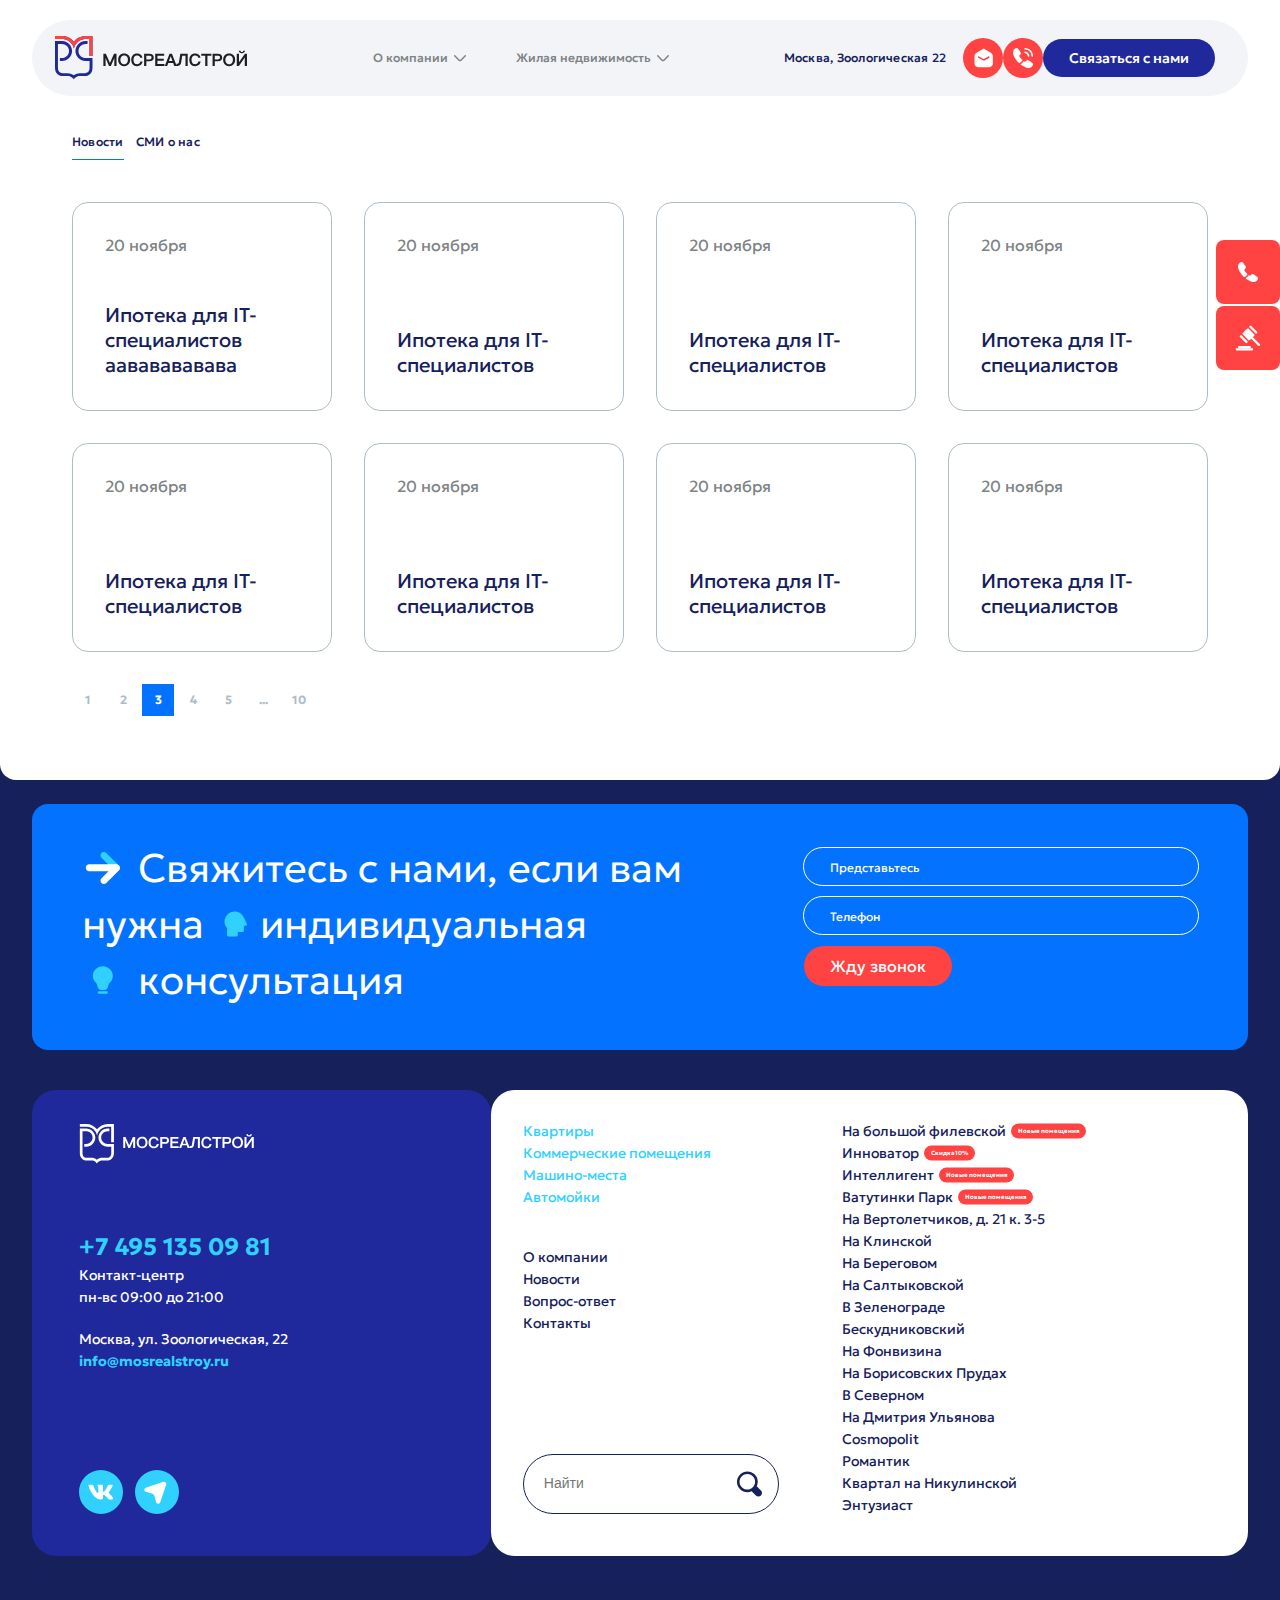
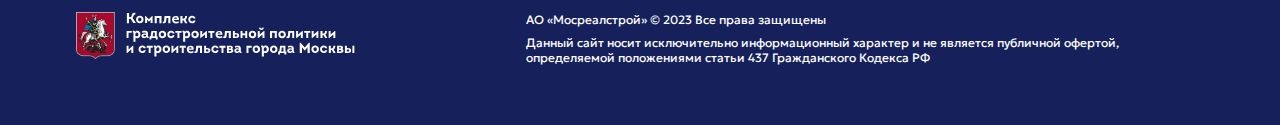
<file: news.html>
<!DOCTYPE html>
<html lang="ru">
<head>
    <meta charset="UTF-8">
    <meta name="viewport" content="width=device-width, initial-scale=1, maximum-scale=1, user-scalable=0">
    <title>MSR</title>
    <link rel="stylesheet" href="style/reset.css">
    <link rel="stylesheet" href="lib/nouislider.min.css">
    <link rel="stylesheet" href="style/default.css">
    <link rel="stylesheet" href="style/style.css">
    <script src="lib/nouislider.min.js"></script>
    <script src="lib/dragscroll.js"></script>
    <script src="lib/jquery.js"></script>
    <link rel="stylesheet" href="https://cdnjs.cloudflare.com/ajax/libs/animate.css/4.1.1/animate.min.css">
    <link rel="stylesheet" href="style/header.css">
    <link rel="stylesheet" href="style/footer.css">
    <link rel="stylesheet" href="style/contacts.css">
    <link rel="stylesheet" href="style/news.css">
</head>
<body>

    <main>

        <form class="modal" id="callback-modal" style="display: none;">

            <div class="modal-wrap">

                <span class="modal-close-btn" id="modal-close-btn-01">
                    <svg width="14" height="14" viewBox="0 0 14 14" fill="none" xmlns="http://www.w3.org/2000/svg">
                        <path d="M13 1L1 13M1 1L13 13" stroke="black" stroke-width="2" stroke-linecap="round" stroke-linejoin="round"/>
                        </svg> 
                </span>

                <h2>Перезвоните мне</h2>

                <div class="input-grid">
                    <div class="input-wrap">
                        <span>ФИО</span>
                        <input type="text">
                    </div>
                    <div class="input-wrap">
                        <span>E-mail</span>
                        <input type="email">
                    </div>
                    <div class="input-wrap">
                        <span>Номер телефона</span>
                        <input type="tel" placeholder="+7">
                    </div>
                    <div class="input-wrap">
                        <span>Удобное время для звонка</span>
                        <input type="text">
                    </div>
                </div>

                <div class="modal-agreement">
                    <input type="checkbox" name="" id="modal-agreement-01" checked>
                    <label for="modal-agreement-01">
                        Согласие на получение данных об акция, скидках, новых услугах и предложениях
                    </label>

                </div>

                <div class="confirm-wrap">
                    <button class="btn btn-blue">Жду звонка</button>
                    <span>
                        Отправляя заявку, Вы даете согласие на обработку 
                        <a href="#">персональных данных</a>
                    </span>
                </div>

            </div>

            <div class="modal-backdrop"></div>

        </form>

        <div class="header-wrap">

                <!-- header checkboxes -->
                <input type="checkbox" id="mobile-menu-toggle" style="display: none;">
                <input type="checkbox" id="header-about-list-toggle" style="display: none;">
                <input type="checkbox" id="header-about-list-toggle02" style="display: none;">

                <header>

                    <a href="#" class="logo">
                        
                        <svg class="logo-icon" width="38" height="44" viewBox="0 0 38 44" fill="" xmlns="http://www.w3.org/2000/svg">
                            <path d="M30.478 0.0191383H37.2327L37.5029 0V20.023H34.4729V3.00179H30.8158C28.7661 3.00183 26.7501 3.51763 24.9568 4.50084C23.1635 5.48405 21.6517 6.90245 20.5631 8.62295C19.9534 9.5773 19.4824 10.6119 19.1639 11.6964L18.9082 12.5711L18.6525 11.6964C18.3377 10.6114 17.8683 9.57646 17.2582 8.62295C16.1668 6.89964 14.651 5.47958 12.8532 4.49626C11.0555 3.51295 9.03493 2.99867 6.98142 3.00179H0.00965895V0.0191383H6.95727C9.25777 0.00766882 11.5303 0.518705 13.6004 1.51303C15.6704 2.50736 17.4829 3.95851 18.8986 5.75501C20.2785 4.00803 22.0334 2.58701 24.0362 1.59495C26.0389 0.602891 28.2393 0.0646325 30.478 0.0191383Z" fill="#1F299C"/>
                            <path d="M27.8314 21.4635C28.6913 21.8196 29.6136 22.0042 30.5455 22.0067L37.5077 21.9636V31.772C37.5077 37.9046 33.4163 40.089 29.5854 40.089H25.0019C24.0562 40.0658 23.1152 40.2292 22.2339 40.5697C21.3526 40.9103 20.5484 41.4212 19.8683 42.0726L18.7538 43.3489L17.6393 42.0726C16.9623 41.417 16.1587 40.9034 15.2766 40.5625C14.3946 40.2217 13.4521 40.0606 12.5057 40.089H7.92222C4.09619 40.089 0 37.9046 0 31.772V4.94242H6.94767C9.62482 4.94999 12.1901 6.00696 14.0832 7.88239C15.9762 9.75782 17.0431 12.2993 17.0507 14.9515C17.0507 17.6087 15.9872 20.1576 14.0933 22.0392C12.1995 23.9208 9.62982 24.9817 6.94767 24.9893H4.90675V21.9636H6.94767C8.82407 21.9611 10.6228 21.2215 11.9496 19.907C13.2765 18.5926 14.023 16.8105 14.0256 14.9515C14.0153 13.0942 13.2628 11.3166 11.9326 10.0078C10.6025 8.69896 8.8031 7.96555 6.92835 7.96811H2.9286V31.8007C2.9286 33.813 3.56068 37.2019 7.90296 37.2019H12.4865C14.7427 37.1725 16.9463 37.8778 18.7587 39.2095C20.5644 37.8828 22.7587 37.1777 25.0067 37.2019H29.5902C33.9229 37.2019 34.5646 33.813 34.5646 31.8007V24.9893H30.5552C27.873 24.9817 25.3034 23.9208 23.4095 22.0392C21.5157 20.1576 20.4522 17.6087 20.4522 14.9515C20.4598 12.2993 21.5267 9.75782 23.4197 7.88239C25.3127 6.00696 27.878 4.94999 30.5552 4.94242H32.5189V7.93943H30.5552C28.6788 7.94196 26.88 8.68152 25.5532 9.996C24.2263 11.3105 23.4798 13.0926 23.4772 14.9515C23.4728 15.8748 23.6523 16.7899 24.0053 17.6445C24.3582 18.499 24.8778 19.2761 25.5344 19.9315C26.1909 20.5868 26.9715 21.1074 27.8314 21.4635Z" fill="#1F299C"/>
                            <path d="M30.4782 0.0191383H37.2329L37.5031 0V20.023H34.4731V3.00179H30.816C28.7664 3.00183 26.7504 3.51763 24.9571 4.50084C23.1638 5.48405 21.6519 6.90245 20.5634 8.62295C19.9537 9.5773 19.4826 10.6119 19.1642 11.6964L18.9084 12.5711L18.6527 11.6964C18.338 10.6114 17.8685 9.57646 17.2584 8.62295C16.167 6.89964 14.6512 5.47958 12.8535 4.49626C11.0557 3.51295 9.03516 2.99867 6.98165 3.00179H0.0098877V0.0191383H6.9575C9.258 0.00766882 11.5306 0.518705 13.6006 1.51303C15.6707 2.50736 17.4831 3.95851 18.8988 5.75501C20.2787 4.00803 22.0337 2.58701 24.0364 1.59495C26.0391 0.602891 28.2395 0.0646325 30.4782 0.0191383Z" fill="#FF4242"/>
                        </svg>
        
                        <svg class="logo-text" width="144" height="17" viewBox="0 0 144 17" fill="none" xmlns="http://www.w3.org/2000/svg">
                            <path d="M11.0104 3.74267H13.5241V15.9218H11.3047V7.99198L7.86947 15.9218H6.00229L2.58638 7.99198V15.9218H0.366943V3.72832H2.88069L6.94313 12.9965L11.0104 3.74267ZM21.1424 3.50846C21.9725 3.46956 22.8011 3.61161 23.5698 3.92463C24.3384 4.23765 25.0283 4.714 25.5908 5.32003C26.6671 6.58415 27.2219 8.2042 27.1444 9.85615C27.2204 11.5021 26.6654 13.1156 25.5908 14.3732C25.0258 14.975 24.335 15.4476 23.5668 15.758C22.7985 16.0684 21.9712 16.2091 21.1424 16.1704C20.3118 16.21 19.4825 16.0678 18.7136 15.7539C17.9448 15.4399 17.2552 14.962 16.694 14.354C15.633 13.0974 15.0856 11.4927 15.1597 9.85615C15.1597 7.97287 15.6422 6.51022 16.694 5.33914C17.7458 4.16807 19.2463 3.50846 21.1424 3.50846ZM23.9408 13.0683C24.6317 12.146 24.9733 11.0123 24.9057 9.86572C24.9714 8.70749 24.6304 7.56241 23.9408 6.62494C23.5945 6.23403 23.1618 5.92758 22.6765 5.72944C22.1911 5.53129 21.6661 5.44678 21.1424 5.48253C20.6107 5.45187 20.0792 5.54532 19.5906 5.75537C19.1021 5.96542 18.6701 6.2862 18.3296 6.69186C17.641 7.6044 17.2993 8.72825 17.3646 9.86572C17.3023 10.9969 17.6439 12.1138 18.3296 13.0204C18.673 13.4217 19.1059 13.7386 19.594 13.9459C20.0821 14.1533 20.6122 14.2455 21.1424 14.2154C21.6659 14.2452 22.1895 14.1575 22.674 13.9589C23.1585 13.7602 23.5916 13.4558 23.9408 13.0683ZM37.3536 11.6343C37.1902 12.4024 36.7766 13.096 36.1763 13.6084C35.5833 14.0256 34.8671 14.2358 34.1403 14.2058C32.8714 14.2058 31.9209 13.8091 31.313 13.03C30.7051 12.2509 30.4735 11.2328 30.4735 9.85615C30.4064 8.74308 30.7079 7.63872 31.3323 6.71097C31.6505 6.29182 32.0701 5.95873 32.5524 5.74239C33.0347 5.52604 33.5641 5.43342 34.092 5.47299C34.7995 5.43773 35.5011 5.61608 36.104 5.98445C36.664 6.38104 37.0505 6.97414 37.1847 7.64306V7.73388H39.3462V7.59527C39.2091 6.43858 38.6246 5.37966 37.7155 4.6413C36.6908 3.85683 35.4197 3.45567 34.1258 3.50846C32.1573 3.50846 30.6424 4.15853 29.6195 5.44432C28.6644 6.71466 28.1835 8.27387 28.2589 9.85615C28.2589 11.6868 28.698 13.1686 29.5664 14.2489C30.5748 15.5203 32.1187 16.1608 34.1548 16.1608C35.3946 16.1875 36.6053 15.7871 37.5804 15.028C38.6199 14.1881 39.3076 12.9957 39.5103 11.6821L39.5392 11.5387H37.3729L37.3536 11.6343ZM46.2601 3.73789C49.2466 3.73789 50.7568 5.01412 50.7568 7.52834C50.7568 10.0426 49.2322 11.3523 46.2263 11.3523H43.3315V15.9409H41.1121V3.74267H46.236M43.3411 9.43552H46.0912C46.7399 9.48345 47.3876 9.32974 47.9439 8.99578C48.1457 8.81172 48.3016 8.58387 48.3995 8.33011C48.4975 8.07634 48.5347 7.80356 48.5084 7.53313C48.5353 7.26561 48.4968 6.99559 48.396 6.74598C48.2952 6.49637 48.1352 6.2745 47.9295 6.09916C47.3817 5.75719 46.7364 5.60115 46.0912 5.65463H43.3411V9.43552ZM54.4381 10.6496H60.7585V8.73764H54.4381V5.66417H61.1638V3.75221H52.2138V15.9218H61.4243V14.0099H54.4139L54.4381 10.6496ZM77.346 3.74267H84.7038V15.9218H82.4844V5.64028H79.276L78.1422 12.6094C78.0449 13.5394 77.655 14.4155 77.0276 15.114C76.3607 15.6848 75.495 15.9747 74.6152 15.9218H71.2669L70.1716 12.9248H65.2841L64.1841 15.9218H61.8103L66.5193 3.72832H68.9317L73.5104 15.592V13.8091H74.1376C74.4999 13.8191 74.8587 13.7368 75.1797 13.5701C75.3834 13.4302 75.5544 13.2486 75.6809 13.0374C75.8074 12.8263 75.8867 12.5906 75.9131 12.3465L77.346 3.74267ZM67.7303 6.2282L65.9596 11.0894H69.4865L67.7303 6.2282ZM95.4148 11.6199C95.2514 12.388 94.8378 13.0817 94.2375 13.594C93.6445 14.0113 92.9283 14.2215 92.2015 14.1915C90.9326 14.1915 89.9821 13.7948 89.3742 13.0157C88.7663 12.2365 88.5347 11.2184 88.5347 9.84183C88.4676 8.72875 88.7691 7.6244 89.3935 6.69665C89.7117 6.2775 90.1313 5.94441 90.6136 5.72806C91.0959 5.51172 91.6253 5.41906 92.1532 5.45864C92.8608 5.42247 93.5626 5.60088 94.1652 5.97009C94.7252 6.36669 95.1117 6.95982 95.2459 7.62873V7.71955H97.4074V7.58091C97.2648 6.4249 96.6792 5.36737 95.7718 4.62694C94.7472 3.84248 93.476 3.44132 92.1822 3.49411C90.2137 3.49411 88.6987 4.14417 87.6758 5.42996C86.7207 6.7003 86.2399 8.25954 86.3153 9.84183C86.3153 11.6725 86.7543 13.1543 87.6228 14.2345C88.6312 15.506 90.1751 16.1465 92.216 16.1465C93.4548 16.1761 94.6649 15.7753 95.6367 15.0136C96.6777 14.1749 97.3657 12.982 97.5666 11.6677L97.5956 11.5243H95.4293L95.4148 11.6199ZM98.2662 5.64028H102.223V15.9218H104.442V5.64028H108.398V3.72832H98.2662V5.64028ZM114.719 3.72832C117.7 3.72832 119.215 5.00455 119.215 7.51877C119.215 10.033 117.691 11.3427 114.68 11.3427H111.785V15.9314H109.566V3.73311H114.695M111.8 9.42595H114.555C115.203 9.47389 115.851 9.32017 116.407 8.98621C116.607 8.80103 116.762 8.57288 116.859 8.31931C116.956 8.06575 116.993 7.79352 116.967 7.52356C116.994 7.2565 116.955 6.987 116.856 6.73755C116.756 6.48809 116.597 6.26592 116.393 6.08959C115.845 5.74826 115.2 5.59228 114.555 5.64506H111.8V9.42595ZM126.144 3.49411C126.974 3.45521 127.802 3.59729 128.571 3.91031C129.34 4.22333 130.03 4.69964 130.592 5.30568C131.667 6.57074 132.221 8.19014 132.146 9.84183C132.22 11.4875 131.665 13.1003 130.592 14.3588C130.027 14.9609 129.337 15.4337 128.568 15.7441C127.8 16.0545 126.973 16.1951 126.144 16.156C125.312 16.1954 124.482 16.0531 123.713 15.7392C122.943 15.4253 122.253 14.9475 121.69 14.3397C120.632 13.0819 120.084 11.4781 120.156 9.84183C120.156 7.95855 120.639 6.49589 121.69 5.32482C122.742 4.15374 124.243 3.49411 126.144 3.49411ZM126.144 5.45386C125.611 5.42452 125.079 5.51906 124.59 5.72987C124.1 5.94068 123.668 6.26193 123.326 6.66797C122.64 7.58162 122.298 8.70465 122.361 9.84183C122.301 10.9728 122.642 12.089 123.326 12.9965C123.671 13.3977 124.104 13.7143 124.593 13.9216C125.082 14.1289 125.613 14.2213 126.144 14.1915C126.667 14.2203 127.19 14.1321 127.675 13.9335C128.159 13.7349 128.592 13.4311 128.942 13.0443C129.633 12.1221 129.975 10.9884 129.907 9.84183C129.975 8.68336 129.634 7.53763 128.942 6.60104C128.597 6.20965 128.165 5.90248 127.681 5.7035C127.196 5.50451 126.672 5.41907 126.149 5.45386M136.724 2.58592C137.369 2.99257 138.128 3.18357 138.891 3.13084C139.654 3.18158 140.415 2.99076 141.062 2.58592C141.58 2.14854 141.914 1.53457 141.998 0.865169V0.726562H140.251V0.831706C140.23 1.15453 140.092 1.45873 139.86 1.6873C139.57 1.86064 139.233 1.9408 138.896 1.91675C138.558 1.94516 138.22 1.86647 137.931 1.69208C137.693 1.464 137.551 1.15465 137.535 0.826922V0.726562H135.784V0.865169C135.811 1.20357 135.907 1.53297 136.066 1.8336C136.226 2.13424 136.444 2.39988 136.71 2.6146M141.887 3.74267L135.972 12.3082V3.74267H133.752V15.9218H135.919L141.766 7.4662V15.9218H144V3.72832L141.887 3.74267Z" fill="#1E2020"/>
                        </svg>
                            
                            
                    </a>
        
                    <div class="drop-down">
                        <ul id="dropDownUl">
                            <li><label for="header-about-list-toggle"><p>О компании</p><img src="./img/icons/header-arrow-down.svg" alt=""></label></li>
                            <li hidden><a href="#">Вопрос-ответ</a></li>
                            <li hidden><a href="#">Новости</a></li>
                            <li hidden><a href="#">Контакты</a></li>
                        </ul>
    
                    </div>

                    <div class="drop-down drop-down-02">
                        <ul id="dropDownUl02">
                            <li><label for="header-about-list-toggle02"><p>Жилая недвижимость</p><img src="./img/icons/header-arrow-down.svg" alt=""></label></li>
                            <li hidden><a href="#">Коммерческая недвижимость</a></li>
                            <li hidden><a href="#">Машиноместа и кладовые</a></li>
                            <li hidden><a href="#">Автомойки</a> </li>
                        </ul>

                    </div>
        
                    <div class="info-wrap">
                        <p class="adress">Москва, Зоологическая 22</p>
                        <a href="#">
                            <svg width="21" height="20" viewBox="0 0 21 20" fill="none" xmlns="http://www.w3.org/2000/svg">
                                <path d="M19.8336 8.2375V15.8295C19.8336 17.6649 18.3336 19.1666 16.5002 19.1666H4.83358C3.00024 19.1666 1.50024 17.6649 1.50024 15.8295V8.2375C1.50024 6.73579 2.25024 5.40094 3.58358 4.65009L9.50024 1.14611C10.2502 0.728967 11.1669 0.728967 11.9169 1.14611L17.8336 4.65009C19.0836 5.31751 19.8336 6.73579 19.8336 8.2375Z" fill="white"/>
                                <path d="M10.6494 12.4999C10.1712 12.4999 9.61324 12.341 9.21472 12.1027L5.22953 9.79865C4.83101 9.5603 4.75131 9.08361 4.91071 8.68636C5.07012 8.36856 5.62805 8.20966 5.94686 8.44801L9.93205 10.752C10.3306 10.9904 10.8885 10.9904 11.287 10.752L15.2722 8.44801C15.6707 8.20966 16.1489 8.36856 16.3881 8.76581C16.6272 9.16305 16.4678 9.63975 16.0692 9.8781L12.0841 12.1821C11.6855 12.341 11.1276 12.4999 10.6494 12.4999Z" fill="#FF4242"/>
                            </svg>      
                        </a>
                        <a href="#">
                            <svg width="24" height="24" viewBox="0 0 24 24" fill="none" xmlns="http://www.w3.org/2000/svg">
                                <path d="M17.62 10.7501C17.19 10.7501 16.85 10.4001 16.85 9.9801C16.85 9.6101 16.48 8.8401 15.86 8.1701C15.25 7.5201 14.58 7.1401 14.02 7.1401C13.59 7.1401 13.25 6.7901 13.25 6.3701C13.25 5.9501 13.6 5.6001 14.02 5.6001C15.02 5.6001 16.07 6.1401 16.99 7.1101C17.85 8.0201 18.4 9.1501 18.4 9.9701C18.4 10.4001 18.05 10.7501 17.62 10.7501Z" fill="white"/>
                                <path d="M21.23 10.75C20.8 10.75 20.46 10.4 20.46 9.98C20.46 6.43 17.57 3.55 14.03 3.55C13.6 3.55 13.26 3.2 13.26 2.78C13.26 2.36 13.6 2 14.02 2C18.42 2 22 5.58 22 9.98C22 10.4 21.65 10.75 21.23 10.75Z" fill="white"/>
                                <path d="M11.05 14.95L9.2 16.8C8.81 17.19 8.19 17.19 7.79 16.81C7.68 16.7 7.57 16.6 7.46 16.49C6.43 15.45 5.5 14.36 4.67 13.22C3.85 12.08 3.19 10.94 2.71 9.81C2.24 8.67 2 7.58 2 6.54C2 5.86 2.12 5.21 2.36 4.61C2.6 4 2.98 3.44 3.51 2.94C4.15 2.31 4.85 2 5.59 2C5.87 2 6.15 2.06 6.4 2.18C6.66 2.3 6.89 2.48 7.07 2.74L9.39 6.01C9.57 6.26 9.7 6.49 9.79 6.71C9.88 6.92 9.93 7.13 9.93 7.32C9.93 7.56 9.86 7.8 9.72 8.03C9.59 8.26 9.4 8.5 9.16 8.74L8.4 9.53C8.29 9.64 8.24 9.77 8.24 9.93C8.24 10.01 8.25 10.08 8.27 10.16C8.3 10.24 8.33 10.3 8.35 10.36C8.53 10.69 8.84 11.12 9.28 11.64C9.73 12.16 10.21 12.69 10.73 13.22C10.83 13.32 10.94 13.42 11.04 13.52C11.44 13.91 11.45 14.55 11.05 14.95Z" fill="white"/>
                                <path d="M21.9701 18.33C21.9701 18.61 21.9201 18.9 21.8201 19.18C21.7901 19.26 21.7601 19.34 21.7201 19.42C21.5501 19.78 21.3301 20.12 21.0401 20.44C20.5501 20.98 20.0101 21.37 19.4001 21.62C19.3901 21.62 19.3801 21.63 19.3701 21.63C18.7801 21.87 18.1401 22 17.4501 22C16.4301 22 15.3401 21.76 14.1901 21.27C13.0401 20.78 11.8901 20.12 10.7501 19.29C10.3601 19 9.9701 18.71 9.6001 18.4L12.8701 15.13C13.1501 15.34 13.4001 15.5 13.6101 15.61C13.6601 15.63 13.7201 15.66 13.7901 15.69C13.8701 15.72 13.9501 15.73 14.0401 15.73C14.2101 15.73 14.3401 15.67 14.4501 15.56L15.2101 14.81C15.4601 14.56 15.7001 14.37 15.9301 14.25C16.1601 14.11 16.3901 14.04 16.6401 14.04C16.8301 14.04 17.0301 14.08 17.2501 14.17C17.4701 14.26 17.7001 14.39 17.9501 14.56L21.2601 16.91C21.5201 17.09 21.7001 17.3 21.8101 17.55C21.9101 17.8 21.9701 18.05 21.9701 18.33Z" fill="white"/>
                            </svg> 
                        </a>
                        <button class="btn btn-blue open-callback-modal">
                            Связаться с нами
                        </button>
                    </div>
        
                    <!-- MOBILE HEADER MENU -->
        
                    <label for="mobile-menu-toggle" id="mobile-menu-label">
        
                        <span></span>
                        <span></span>
                        <span></span>
                                    
                    </label>
        
                    <div class="header-menu">
        
                        <div class="header-menu-wrap">
        
                            <ul class="filter-list">
                                <li><a href="#">Квартиры</a></li>
                                <li><a href="#">Коммерческие помещения</a></li>
                                <li><a href="#">Машино-места</a></li>
                                <li><a href="#">Автомойки</a></li>
                            </ul>
        
                            <ul class="about-list">
                                <li><a href="#">О компании</a></li>
                                <li><a href="#">Новости</a></li>
                                <li><a href="#">Вопрос-ответ</a></li>
                                <li><a href="#">Контакты</a></li>
                            </ul>
        
                            <div class="mobile-info-wrap">
        
                                <a href="#">+7 495 135 09 81</a>
                                <span>Контакт-центр</span>
                                <span>пн-вс 09:00 до 21:00</span>
        
                            </div>
                    
                        </div>
        
                    </div> 
        
                </header>

                <div id="mobile-menu-backdrop"></div>


        </div>

    

        <div class="section-expert-estate-callback">
            <span class="open-callback-modal" href="#"><img src="./img/icons/telephone.svg" alt=""></span>
             <a href="#"><img src="./img/icons/hammer.svg" alt=""></a>
         </div>

                 <!-- SECTION NEWS ABOUT MENU RADIO -->

                 <input type="radio" name="section-news-radio" id="section-news-radio-01" checked>
                 <input type="radio" name="section-news-radio" id="section-news-radio-02">
     
             <!--  -->

         <section class="news">

            <div class="section-wrap">
                <nav class="section-news-nav-menu">
                    <ul>
                        <li><a href="news.html" for="section-news-radio-01">Новости</a></li>
                        <li><a href="smi.html" for="section-news-radio-02">СМИ о нас</a></li>
                    </ul>
                </nav>
            </div>

            <div class="news-container section-wrap news-radio-01">

                <a href="news-text.html" class="news-item">
                    <span>20 ноября</span>
                    <span>Ипотека для IT-специалистов аававававава</span>
                </a>
                
                <a href="news-text.html" class="news-item">
                    <span>20 ноября</span>
                    <span>Ипотека для IT-специалистов</span>
                </a>

                <a href="news-text.html" class="news-item">
                    <span>20 ноября</span>
                    <span>Ипотека для IT-специалистов</span>
                </a>

                <a href="news-text.html" class="news-item">
                    <span>20 ноября</span>
                    <span>Ипотека для IT-специалистов</span>
                </a>

                <a href="news-text.html" class="news-item">
                    <span>20 ноября</span>
                    <span>Ипотека для IT-специалистов</span>
                </a>

                <a href="news-text.html" class="news-item">
                    <span>20 ноября</span>
                    <span>Ипотека для IT-специалистов</span>
                </a>

                <a href="news-text.html" class="news-item">
                    <span>20 ноября</span>
                    <span>Ипотека для IT-специалистов</span>
                </a>

                <a href="news-text.html" class="news-item">
                    <span>20 ноября</span>
                    <span>Ипотека для IT-специалистов</span>
                </a>

            </div>

            <div class="news-link section-wrap">
                <a href="#">1</a>
                <a href="#">2</a>
                <a href="#" class="news-active-link">3</a>
                <a href="#">4</a>
                <a href="#">5</a>
                <a href="#">...</a>
                <a href="#">10</a>
            </div>

         </section>

        <footer id="footer">

            <div class="section-wrap">

                <div class="footer-callback">

                    <div class="footer-callback-text-wrap">
                        <p >
                            <span>
                            <svg width="41" height="40" viewBox="0 0 41 40" fill="none" xmlns="http://www.w3.org/2000/svg">
                                <path d="M37.7975 19.9282C37.7973 20.8304 37.4405 21.6956 36.8055 22.3335C36.1705 22.9713 35.3095 23.3295 34.4117 23.3295C33.5139 23.3295 32.6528 22.9713 32.0179 22.3335L19.4903 9.74584C18.8556 9.10786 18.499 8.24269 18.499 7.34058C18.499 6.43848 18.8556 5.5733 19.4903 4.93532C20.1253 4.29753 20.9863 3.93925 21.8841 3.93925C22.7819 3.93925 23.643 4.29753 24.2779 4.93532L36.8055 17.523C37.4405 18.1608 37.7973 19.026 37.7975 19.9282Z" fill="#30D1FF"/>
                                <path d="M37.7974 19.7316C37.7974 20.6339 37.4406 21.4992 36.8057 22.1372C36.1707 22.7752 35.3095 23.1337 34.4115 23.1337L7.18319 23.1337C6.28521 23.1337 5.42401 22.7752 4.78905 22.1372C4.15408 21.4992 3.79736 20.6339 3.79736 19.7316C3.79736 18.8293 4.15408 17.964 4.78905 17.326C5.42401 16.688 6.28521 16.3295 7.18319 16.3295L34.4115 16.3295C35.3095 16.3295 36.1707 16.688 36.8057 17.326C37.4406 17.964 37.7974 18.8293 37.7974 19.7316Z" fill="white"/>
                                <path d="M37.7975 20.0718C37.7973 20.974 37.4405 21.8392 36.8055 22.477L24.2779 35.0647C23.643 35.7025 22.7819 36.0607 21.8841 36.0607C20.9863 36.0607 20.1253 35.7025 19.4903 35.0647C18.8556 34.4267 18.499 33.5615 18.499 32.6594C18.499 31.7573 18.8556 30.8921 19.4903 30.2542L32.0179 17.6665C32.6528 17.0287 33.5139 16.6704 34.4117 16.6704C35.3095 16.6704 36.1705 17.0287 36.8055 17.6665C37.4405 18.3044 37.7973 19.1696 37.7975 20.0718Z" fill="white"/>
                            </svg>
                            </span>
                            Свяжитесь с нами, если вам </p><br>
                        <p>
                            нужна
                            <span style="margin-inline: 12px 4px;">
                                <svg  width="24" height="26" viewBox="0 0 24 26" fill="none" xmlns="http://www.w3.org/2000/svg">
                                    <path d="M22.2605 14.5704L19.8479 15.3241V19.8467C19.8479 20.4749 19.34 20.9774 18.7051 20.9774H13.753V24.3693C13.753 24.9975 13.2451 25.5 12.6102 25.5H4.10273C3.46784 25.5 2.95993 24.9975 2.95993 24.3693V17.0829C1.4362 15.4497 0.547363 13.1884 0.547363 10.6759C0.547363 5.02261 5.11855 0.5 10.8325 0.5C11.8483 0.5 12.8642 0.625628 13.626 1.00251C16.4195 1.88191 18.5781 3.89196 19.8479 6.53015L22.8954 13.0628C23.2763 13.5653 22.8954 14.3191 22.2605 14.5704Z" fill="#30D1FF"/>
                                </svg>  
                            </span>
                            индивидуальная
                        </p><br>
                        <p>
                            <span>
                                <svg width="21" height="28" viewBox="0 0 21 28" fill="none" xmlns="http://www.w3.org/2000/svg">
                                    <path d="M20.6102 8.22654C19.9711 4.4064 16.7754 1.20242 12.8129 0.463038C9.87291 -0.153113 6.80512 0.586268 4.50428 2.43472C2.07561 4.28317 0.797363 6.99424 0.797363 9.82853C0.797363 12.4164 1.81996 14.7577 3.73733 16.6062C4.6321 17.4688 5.1434 18.4546 5.39905 19.5637L5.6547 21.1657C6.03817 22.7677 7.44424 24 9.23379 24H12.3016C13.9633 24 15.4972 22.7677 15.8807 21.1657L16.2641 19.5637C16.5198 18.4546 17.0311 17.4688 17.9259 16.6062C20.2267 14.388 21.2493 11.3073 20.6102 8.22654Z" fill="#30D1FF"/>
                                    <path d="M14.3307 25.25H7.1307C6.3307 25.25 5.79736 25.75 5.79736 26.5C5.79736 27.25 6.3307 27.75 7.1307 27.75H14.464C15.264 27.75 15.7974 27.25 15.7974 26.5C15.7974 25.75 15.1307 25.25 14.3307 25.25Z" fill="#30D1FF"/>
                                </svg>    
                            </span>
                            консультация
                        </p>
                    </div>

                    <div class="footer-callback-text-wrap-mobile">

                        <div>
                            <span style="margin-right:15px ;">
                                <svg  width="32" height="32" viewBox="0 0 32 32" fill="none" xmlns="http://www.w3.org/2000/svg">
                                    <path d="M31.8189 15.9332C31.8187 16.7727 31.4867 17.5778 30.8958 18.1713C30.305 18.7648 29.5038 19.0982 28.6683 19.0982C27.8329 19.0982 27.0317 18.7648 26.4409 18.1713L14.7838 6.45832C14.1931 5.86467 13.8613 5.05961 13.8613 4.22019C13.8613 3.38077 14.1931 2.57571 14.7838 1.98206C15.3746 1.38858 16.1758 1.05519 17.0112 1.05519C17.8467 1.05519 18.6479 1.38858 19.2387 1.98206L30.8958 13.6951C31.4867 14.2886 31.8187 15.0937 31.8189 15.9332Z" fill="#30D1FF"/>
                                    <path d="M31.8187 15.7503C31.8187 16.5899 31.4868 17.3951 30.8959 17.9887C30.3051 18.5824 29.5037 18.9159 28.6681 18.9159L3.33169 18.9159C2.49611 18.9159 1.69475 18.5824 1.1039 17.9887C0.513056 17.3951 0.181122 16.5899 0.181122 15.7503C0.181122 14.9107 0.513056 14.1055 1.1039 13.5118C1.69475 12.9181 2.49611 12.5846 3.33169 12.5846L28.6681 12.5846C29.5037 12.5846 30.3051 12.9181 30.8959 13.5118C31.4868 14.1055 31.8187 14.9107 31.8187 15.7503Z" fill="white"/>
                                    <path d="M31.8188 16.0668C31.8187 16.9063 31.4866 17.7114 30.8957 18.305L19.2386 30.018C18.6478 30.6114 17.8466 30.9448 17.0112 30.9448C16.1757 30.9448 15.3745 30.6114 14.7837 30.018C14.1931 29.4243 13.8613 28.6193 13.8613 27.7798C13.8613 26.9404 14.1931 26.1353 14.7837 25.5417L26.4408 13.8287C27.0316 13.2352 27.8328 12.9018 28.6683 12.9018C29.5037 12.9018 30.3049 13.2352 30.8957 13.8287C31.4866 14.4222 31.8187 15.2273 31.8188 16.0668Z" fill="white"/>
                                </svg>
                            </span>
                            <p>Свяжитесь с нами,</p>
                        </div>

                        <div>
                            <p>если вам  нужна</p>
                        </div>

                        <div>
                            <span>
                                <svg width="22" height="24" viewBox="0 0 22 24" fill="none" xmlns="http://www.w3.org/2000/svg">
                                    <path d="M20.7361 13.4612L18.4912 14.1626V18.371C18.4912 18.9555 18.0186 19.4231 17.4278 19.4231H12.8198V22.5794C12.8198 23.1639 12.3471 23.6315 11.7564 23.6315H3.84001C3.24923 23.6315 2.77661 23.1639 2.77661 22.5794V15.7992C1.35876 14.2795 0.531677 12.1754 0.531677 9.83737C0.531677 4.57691 4.78524 0.368546 10.1022 0.368546C11.0474 0.368546 11.9927 0.485445 12.7016 0.836142C15.301 1.65444 17.3096 3.52482 18.4912 5.9797L21.3269 12.0585C21.6813 12.5261 21.3269 13.2274 20.7361 13.4612Z" fill="#30D1FF"/>
                                </svg>
                            </span>
                            <p>индивидуальная</p>
                        </div>

                        <div>
                            <span style="margin-right:15px ;">
                                <svg width="20" height="26" viewBox="0 0 20 26" fill="none" xmlns="http://www.w3.org/2000/svg">
                                    <path d="M19.131 7.6277C18.5363 4.073 15.5627 1.09164 11.8755 0.403634C9.13977 -0.169705 6.28514 0.518302 4.14417 2.23832C1.88425 3.95833 0.694824 6.48103 0.694824 9.11838C0.694824 11.5264 1.64637 13.7051 3.43051 15.4251C4.26311 16.2278 4.73889 17.1451 4.97677 18.1771L5.21466 19.6678C5.57149 21.1585 6.87986 22.3052 8.54506 22.3052H11.3997C12.9459 22.3052 14.3733 21.1585 14.7301 19.6678L15.0869 18.1771C15.3248 17.1451 15.8006 16.2278 16.6332 15.4251C18.7742 13.3611 19.7257 10.4944 19.131 7.6277Z" fill="#30D1FF"/>
                                    <path d="M13.2878 23.4683H6.5881C5.84368 23.4683 5.34741 23.9336 5.34741 24.6315C5.34741 25.3294 5.84368 25.7946 6.5881 25.7946H13.4119C14.1563 25.7946 14.6526 25.3294 14.6526 24.6315C14.6526 23.9336 14.0322 23.4683 13.2878 23.4683Z" fill="#30D1FF"/>
                                </svg>
                            </span>
                            <p>консультация</p>    
                        </div>

                    </div>

                
                    <form action="action">
                        <input type="text" class="btn" placeholder="Представьтесь">
                        <input type="tel" class="btn" placeholder="Телефон">
                        <input type="submit" class="btn btn-red" value="Жду звонок">
                    </form>

                </div>

                <div class="footer-main">

                    <div class="footer-main-left">

                        <svg width="175" height="40" viewBox="0 0 175 40" fill="none" xmlns="http://www.w3.org/2000/svg">
                            <path d="M53.8968 12.9479H56.1817V24.0188H54.1643V16.8105L51.0417 24.0188H49.3444L46.2393 16.8105V24.0188H44.2219V12.9349H46.5069L50.1996 21.3597L53.8968 12.9479ZM63.1068 12.735C63.8614 12.6997 64.6146 12.8288 65.3133 13.1133C66.012 13.3979 66.6391 13.8309 67.1504 14.3817C68.1287 15.5308 68.6331 17.0034 68.5626 18.5051C68.6317 20.0012 68.1272 21.4679 67.1504 22.611C66.6367 23.1582 66.0089 23.5877 65.3105 23.8699C64.6122 24.152 63.8601 24.28 63.1068 24.2447C62.3517 24.2808 61.5979 24.1515 60.899 23.8661C60.2001 23.5807 59.5733 23.1463 59.0631 22.5936C58.0987 21.4514 57.6012 19.9927 57.6685 18.5051C57.6685 16.7932 58.107 15.4636 59.0631 14.3991C60.0192 13.3346 61.3832 12.735 63.1068 12.735ZM65.6505 21.4249C66.2786 20.5865 66.5891 19.556 66.5276 18.5138C66.5873 17.4609 66.2774 16.4201 65.6505 15.5679C65.3357 15.2126 64.9425 14.934 64.5012 14.7539C64.06 14.5738 63.5828 14.497 63.1068 14.5295C62.6235 14.5016 62.1403 14.5865 61.6962 14.7775C61.2521 14.9684 60.8595 15.26 60.5499 15.6287C59.924 16.4582 59.6134 17.4798 59.6728 18.5138C59.6161 19.5421 59.9266 20.5573 60.5499 21.3814C60.8621 21.7462 61.2556 22.0342 61.6993 22.2227C62.143 22.4112 62.6248 22.495 63.1068 22.4677C63.5827 22.4947 64.0586 22.415 64.499 22.2344C64.9394 22.0539 65.3331 21.7772 65.6505 21.4249ZM77.8428 20.1214C77.6943 20.8196 77.3183 21.4501 76.7727 21.9158C76.2336 22.2951 75.5825 22.4862 74.9219 22.459C73.7685 22.459 72.9045 22.0983 72.3519 21.3901C71.7993 20.6819 71.5887 19.7564 71.5887 18.5051C71.5277 17.4933 71.8019 16.4894 72.3694 15.6461C72.6587 15.2651 73.0401 14.9623 73.4785 14.7657C73.9169 14.569 74.3982 14.4848 74.878 14.5208C75.5211 14.4887 76.1589 14.6508 76.7069 14.9857C77.216 15.3462 77.5673 15.8853 77.6893 16.4934V16.5759H79.6541V16.4499C79.5295 15.3985 78.9981 14.4359 78.1717 13.7648C77.2403 13.0517 76.0848 12.687 74.9087 12.735C73.1194 12.735 71.7423 13.3259 70.8125 14.4947C69.9442 15.6495 69.5071 17.0668 69.5757 18.5051C69.5757 20.1692 69.9748 21.5161 70.7642 22.4981C71.6808 23.6538 73.0843 24.236 74.935 24.236C76.062 24.2603 77.1626 23.8964 78.0489 23.2063C78.9939 22.4428 79.619 21.359 79.8032 20.1648L79.8295 20.0345H77.8603L77.8428 20.1214ZM85.9388 12.9436C88.6536 12.9436 90.0263 14.1037 90.0263 16.3891C90.0263 18.6745 88.6404 19.865 85.9081 19.865H83.2767V24.0362H81.2593V12.9479H85.9169M83.2855 18.1227H85.7853C86.375 18.1663 86.9637 18.0266 87.4694 17.723C87.6528 17.5557 87.7945 17.3486 87.8836 17.1179C87.9726 16.8872 88.0065 16.6393 87.9826 16.3934C88.007 16.1503 87.9719 15.9048 87.8803 15.6779C87.7887 15.451 87.6433 15.2494 87.4563 15.09C86.9584 14.7791 86.3718 14.6373 85.7853 14.6859H83.2855V18.1227ZM93.3726 19.2263H99.1179V17.4883H93.3726V14.6946H99.4863V12.9566H91.3508V24.0188H99.7231V22.2808H93.3507L93.3726 19.2263ZM114.196 12.9479H120.884V24.0188H118.867V14.6728H115.95L114.92 21.0078C114.831 21.8531 114.477 22.6496 113.907 23.2845C113.3 23.8033 112.513 24.0669 111.714 24.0188H108.67L107.674 21.2945H103.232L102.232 24.0188H100.074L104.354 12.9349H106.547L110.709 23.719V22.0983H111.279C111.609 22.1074 111.935 22.0326 112.227 21.8811C112.412 21.7539 112.567 21.5888 112.682 21.3969C112.797 21.2049 112.869 20.9907 112.893 20.7688L114.196 12.9479ZM105.455 15.2073L103.846 19.6261H107.052L105.455 15.2073ZM130.621 20.1084C130.472 20.8066 130.096 21.4371 129.55 21.9028C129.011 22.2821 128.36 22.4732 127.7 22.4459C126.546 22.4459 125.682 22.0853 125.13 21.3771C124.577 20.6688 124.366 19.7434 124.366 18.4921C124.305 17.4803 124.58 16.4764 125.147 15.6331C125.436 15.2521 125.818 14.9493 126.256 14.7526C126.695 14.556 127.176 14.4718 127.656 14.5077C128.299 14.4748 128.937 14.637 129.485 14.9726C129.994 15.3332 130.345 15.8723 130.467 16.4803V16.5629H132.432V16.4369C132.302 15.3861 131.77 14.4248 130.945 13.7517C130.014 13.0386 128.858 12.674 127.682 12.722C125.893 12.722 124.516 13.3129 123.586 14.4817C122.718 15.6364 122.28 17.0538 122.349 18.4921C122.349 20.1562 122.748 21.5031 123.538 22.485C124.454 23.6408 125.858 24.223 127.713 24.223C128.839 24.2499 129.939 23.8856 130.822 23.1932C131.768 22.4309 132.394 21.3465 132.577 20.1518L132.603 20.0215H130.634L130.621 20.1084ZM133.212 14.6728H136.809V24.0188H138.826V14.6728H142.422V12.9349H133.212V14.6728ZM148.168 12.9349C150.878 12.9349 152.255 14.095 152.255 16.3804C152.255 18.6658 150.869 19.8563 148.133 19.8563H145.501V24.0275H143.484V12.9392H148.146M145.514 18.114H148.019C148.608 18.1576 149.197 18.0179 149.703 17.7143C149.885 17.546 150.025 17.3386 150.113 17.1081C150.201 16.8776 150.235 16.6301 150.212 16.3847C150.236 16.142 150.201 15.897 150.11 15.6703C150.019 15.4435 149.875 15.2416 149.69 15.0813C149.191 14.771 148.605 14.6292 148.019 14.6772H145.514V18.114ZM158.553 12.722C159.308 12.6866 160.061 12.8158 160.76 13.1003C161.458 13.3848 162.085 13.8178 162.597 14.3687C163.574 15.5186 164.078 16.9907 164.009 18.4921C164.076 19.988 163.572 21.454 162.597 22.598C162.083 23.1453 161.455 23.5751 160.757 23.8573C160.059 24.1394 159.307 24.2672 158.553 24.2317C157.797 24.2675 157.043 24.1381 156.344 23.8528C155.644 23.5674 155.016 23.1331 154.505 22.5806C153.543 21.4373 153.045 19.9794 153.11 18.4921C153.11 16.7802 153.549 15.4506 154.505 14.3861C155.461 13.3216 156.825 12.722 158.553 12.722ZM158.553 14.5034C158.069 14.4767 157.585 14.5627 157.14 14.7543C156.696 14.9459 156.302 15.2379 155.992 15.607C155.368 16.4375 155.058 17.4584 155.115 18.4921C155.06 19.5201 155.37 20.5347 155.992 21.3597C156.305 21.7243 156.699 22.0121 157.144 22.2005C157.588 22.389 158.071 22.473 158.553 22.4459C159.029 22.4721 159.505 22.3919 159.945 22.2114C160.385 22.0309 160.779 21.7547 161.097 21.4031C161.725 20.5648 162.035 19.5343 161.974 18.4921C162.036 17.439 161.725 16.3975 161.097 15.5462C160.783 15.1904 160.391 14.9112 159.95 14.7303C159.51 14.5494 159.033 14.4718 158.558 14.5034M168.171 11.8964C168.757 12.2661 169.447 12.4397 170.14 12.3918C170.834 12.4379 171.525 12.2644 172.114 11.8964C172.585 11.4988 172.889 10.9407 172.965 10.3323V10.2063H171.377V10.3018C171.358 10.5953 171.232 10.8718 171.022 11.0796C170.758 11.2371 170.452 11.31 170.145 11.2882C169.838 11.314 169.531 11.2424 169.267 11.0839C169.051 10.8766 168.922 10.5954 168.908 10.2975V10.2063H167.316V10.3323C167.341 10.6399 167.428 10.9393 167.573 11.2126C167.718 11.4858 167.917 11.7273 168.158 11.9225M172.864 12.9479L167.487 20.734V12.9479H165.469V24.0188H167.439L172.754 16.3326V24.0188H174.785V12.9349L172.864 12.9479ZM34.6829 0.0173967H28.5429C26.508 0.058751 24.5078 0.548029 22.6873 1.44981C20.8668 2.3516 19.2716 3.64331 18.0172 5.23131C16.7303 3.5983 15.0828 2.27919 13.2012 1.37535C11.3195 0.471504 9.25371 0.00697097 7.16255 0.0173967H0.847159V2.72863H7.1845C9.05115 2.7258 10.8879 3.19328 12.522 4.08711C14.1561 4.98094 15.534 6.27178 16.5261 7.83827C17.0807 8.70502 17.5074 9.64578 17.7935 10.6321L18.026 11.4272L18.2584 10.6321C18.5479 9.64627 18.9761 8.70578 19.5303 7.83827C20.5198 6.27434 21.8941 4.98501 23.5242 4.09127C25.1543 3.19754 26.9869 2.72867 28.85 2.72863H32.1743V18.2009H34.9286V0L34.6829 0.0173967ZM28.6043 20.0041C27.7572 20.0018 26.9188 19.834 26.1371 19.5103C25.3555 19.1867 24.646 18.7134 24.0492 18.1177C23.4524 17.522 22.9801 16.8156 22.6592 16.0389C22.3383 15.2621 22.1752 14.4302 22.1792 13.591C22.1816 11.9012 22.8602 10.2812 24.0662 9.08638C25.2723 7.89152 26.9075 7.21925 28.6131 7.21695H30.3981V4.49267H28.6131C26.1796 4.49955 23.8477 5.46034 22.1269 7.16511C20.4062 8.86988 19.4364 11.1801 19.4294 13.591C19.4294 16.0064 20.3961 18.3232 22.1177 20.0337C23.8392 21.7441 26.175 22.7084 28.6131 22.7153H32.2577V28.9068C32.2577 30.7361 31.6743 33.8166 27.736 33.8166H23.5695C21.5261 33.7946 19.5315 34.4355 17.89 35.6415C16.2426 34.431 14.2395 33.7898 12.1886 33.8166H8.02219C4.07504 33.8166 3.50049 30.7361 3.50049 28.9068V7.24302H7.13626C8.84041 7.2407 10.476 7.90737 11.6852 9.09709C12.8943 10.2868 13.5784 11.9027 13.5876 13.591C13.5853 15.2807 12.9067 16.9007 11.7006 18.0955C10.4946 19.2904 8.85947 19.9627 7.15382 19.965H5.29862V22.7153H7.15382C9.5919 22.7084 11.9277 21.7441 13.6493 20.0337C15.3708 18.3232 16.3375 16.0064 16.3375 13.591C16.3305 11.1801 15.3608 8.86988 13.64 7.16511C11.9192 5.46034 9.58735 4.49955 7.15382 4.49267H0.838379V28.8808C0.838379 34.4553 4.56182 36.441 8.03969 36.441H12.2061C13.0664 36.4152 13.9231 36.5616 14.7249 36.8714C15.5267 37.1812 16.2571 37.6481 16.8725 38.2441L17.8857 39.4042L18.8987 38.2441C19.5169 37.6519 20.2479 37.1875 21.049 36.8779C21.8502 36.5684 22.7055 36.4199 23.5651 36.441H27.7316C31.2138 36.441 34.9329 34.4553 34.9329 28.8808V19.965L28.6043 20.0041Z" fill="white"/>
                        </svg>
                            
                        <div class="footer-info-wrap">

                            <a href="#">+7 495 135 09 81</a>
                            <span>Контакт-центр</span>
                            <span>пн-вс 09:00 до 21:00</span>

                            <span style="margin-top: 1.25rem;">Москва, ул. Зоологическая, 22</span>
                            <a href="#">info@mosrealstroy.ru</a>
    
                        </div>

                        <div class="icons-wrap">
                            <a href="#">
                                <svg width="26" height="16" viewBox="0 0 26 16" fill="none" xmlns="http://www.w3.org/2000/svg">
                                    <path fill-rule="evenodd" clip-rule="evenodd" d="M24.584 1.68457C24.7662 1.10745 24.584 0.687732 23.7771 0.687732H21.0961C20.4194 0.687732 20.107 1.05499 19.9248 1.44847C19.9248 1.44847 18.5453 4.80624 16.6192 6.98354C15.9945 7.61312 15.7082 7.82298 15.3698 7.82298C15.1876 7.82298 14.9533 7.61312 14.9533 7.036V1.65833C14.9533 0.976289 14.7451 0.661499 14.1725 0.661499H9.9558C9.53934 0.661499 9.27905 0.976289 9.27905 1.29108C9.27905 1.94689 10.2421 2.10429 10.3462 3.94056V7.92791C10.3462 8.79358 10.1901 8.95098 9.85168 8.95098C8.94068 8.95098 6.72823 5.56698 5.40077 1.7108C5.14048 0.950057 4.88019 0.661499 4.20344 0.661499H1.49646C0.715593 0.661499 0.585449 1.02875 0.585449 1.42224C0.585449 2.13052 1.49646 5.69814 4.82813 10.42C7.04058 13.6466 10.1901 15.3779 13.0272 15.3779C14.7451 15.3779 14.9533 14.9845 14.9533 14.3286V11.889C14.9533 11.102 15.1095 10.9709 15.6561 10.9709C16.0465 10.9709 16.7493 11.1807 18.3371 12.7285C20.1591 14.5647 20.4714 15.4042 21.4865 15.4042H24.1675C24.9484 15.4042 25.3128 15.0107 25.1045 14.2499C24.8703 13.4892 23.9853 12.3874 22.84 11.0758C22.2153 10.3413 21.2783 9.52809 20.992 9.1346C20.6016 8.60995 20.7057 8.40009 20.992 7.92791C20.966 7.92791 24.2456 3.25852 24.584 1.68457Z" fill="white"/>
                                </svg>    
                            </a>
                            <a href="#">
                                <svg style="transform: translate(-10%, 5%);" width="25" height="25" viewBox="0 0 25 25" fill="none" xmlns="http://www.w3.org/2000/svg">
                                    <path d="M17.7183 21.9172L23.7154 4.32581C24.3151 2.62665 22.6159 0.92748 20.9167 1.52719L3.32538 7.52424C1.32636 8.2239 1.32636 11.0225 3.42533 11.6222L9.32243 13.2214C10.6218 13.6212 11.7213 14.6208 12.0211 15.9201L13.6203 21.8172C14.22 23.9162 17.0187 23.9162 17.7183 21.9172Z" fill="white"/>
                                </svg> 
                            </a>
                        </div>

                    </div>

                    <div class="footer-main-right">

                        <div>

                            <ul class="footer-filter-list">
                                <li><a href="#">Квартиры</a></li>
                                <li><a href="#">Коммерческие помещения</a></li>
                                <li><a href="#">Машино-места</a></li>
                                <li><a href="#">Автомойки</a></li>
                            </ul>
        
                            <ul class="footer-about-list">
                                <li><a href="#">О компании</a></li>
                                <li><a href="#">Новости</a></li>
                                <li><a href="#">Вопрос-ответ</a></li>
                                <li><a href="#">Контакты</a></li>
                            </ul>

                            <div>
                                <input type="text" placeholder="Найти">
                                <svg width="31" height="30" viewBox="0 0 31 30" fill="none" xmlns="http://www.w3.org/2000/svg">
                                    <path d="M26.949 21.3776L22.7452 17.1684C23.3822 15.7653 23.7643 14.3622 23.7643 12.8316C23.7643 10.0255 22.7452 7.47449 20.707 5.56122C16.6306 1.47959 10.1338 1.47959 6.05732 5.56122C1.98089 9.64286 1.98089 16.148 6.05732 20.2296C7.96815 22.1429 10.6433 23.2908 13.3185 23.2908C14.8471 23.2908 16.3758 22.9082 17.6497 22.2704L21.8535 26.4796C22.4904 27.1173 23.5096 27.5 24.4013 27.5C25.293 27.5 26.1847 27.1173 26.949 26.4796C28.3503 24.949 28.3503 22.6531 26.949 21.3776ZM7.84076 18.1888C4.78344 15.1276 4.78344 10.1531 7.84076 7.21939C9.36943 5.68878 11.2803 4.92347 13.3185 4.92347C15.3567 4.92347 17.2675 5.68878 18.7962 7.21939C20.3248 8.75 21.0892 10.6633 21.0892 12.7041C21.0892 14.7449 20.3248 16.7857 18.7962 18.1888C17.2675 19.5918 15.3567 20.4847 13.3185 20.4847C11.2803 20.4847 9.24204 19.7194 7.84076 18.1888Z" fill="#16215B"/>
                                </svg>    
                            </div>

                        </div>

                        <div class="footer-complex-list">
                            <ul>
                                <li><a class="tag after-1" href="#">На большой филевской</a></li>
                                <li><a class="tag after-2" href="#">Инноватор</a></li>
                                <li><a class="tag after-1" href="#">Интеллигент</a></li>
                                <li><a class="tag after-1" href="#">Ватутинки Парк</a></li>
                                <li><a href="#">На Вертолетчиков, д. 21 к. 3-5</a></li>
                                <li><a href="#">На Клинской</a></li>
                                <li><a href="#">На Береговом</a></li>
                                <li><a href="#">На Салтыковской</a></li>
                                <li><a href="#">В Зеленограде</a></li>
                                <li><a href="#">Бескудниковский</a></li>
                                <li><a href="#">На Фонвизина</a></li>
                                <li><a href="#">На Борисовских Прудах</a></li>
                                <li><a href="#">В Северном</a></li>
                                <li><a href="#">На Дмитрия Ульянова</a></li>
                                <li><a href="#">Cosmopolit</a></li>
                                <li><a href="#">Романтик</a></li>
                                <li><a href="#">Квартал на Никулинской</a></li>
                                <li><a href="#">Энтузиаст</a></li>
                            </ul>  
                        </div>

                    </div>

                    


                </div>

                <div class="footer-useless-info">

                    <div class="logo-wrap">
                        <img src="./img/icons/footer-logo.webp" alt="">
                        <svg width="229" height="45" viewBox="0 0 229 45" fill="none" xmlns="http://www.w3.org/2000/svg">
                            <path d="M3.1068 5.05927C3.80157 5.05927 4.49634 5.05927 4.9132 4.92031C5.46902 4.64241 5.60797 3.80868 5.88588 2.69705C6.30274 1.44647 7.13646 0.473794 9.35972 0.890655V2.41915C8.526 2.28019 8.10914 2.5581 7.83123 3.25287C7.55332 4.3645 7.13646 5.33717 6.58065 6.03194L9.77658 10.7564V11.0343H7.27541L4.6353 6.86566C4.21844 7.00462 3.52367 7.00462 2.96785 7.00462V11.1732H0.883545V0.890655H3.1068V5.05927Z" fill="white"/>
                            <path d="M13.8057 11.3121C11.8604 11.3121 10.054 10.0615 10.054 7.56034C10.054 5.05918 11.8604 3.80859 13.8057 3.80859C15.7511 3.80859 17.5575 5.05918 17.5575 7.56034C17.5575 10.0615 15.7511 11.3121 13.8057 11.3121ZM13.8057 9.5057C14.6394 9.5057 15.4732 8.81093 15.4732 7.56034C15.4732 6.30976 14.6394 5.61499 13.8057 5.61499C12.972 5.61499 12.1383 6.30976 12.1383 7.56034C12.1383 8.81093 12.972 9.5057 13.8057 9.5057Z" fill="white"/>
                            <path d="M22.8377 9.6448L21.0313 7.8384V11.0343C20.3365 11.0343 19.6418 11.0343 19.0859 11.0343C19.0859 8.67212 19.0859 6.17095 19.0859 3.94769H19.6418L22.8377 7.14363L26.0336 3.94769H26.5894C26.5894 6.17095 26.5894 8.67212 26.5894 11.0343C25.8947 11.0343 25.1999 11.0343 24.6441 11.0343V7.8384L22.8377 9.6448Z" fill="white"/>
                            <path d="M35.4831 4.08643V11.1731H33.3987V5.89282H30.7586V11.1731H28.6743V4.08643H35.4831Z" fill="white"/>
                            <path d="M40.4851 5.89282L40.2072 8.53294C40.0683 11.0341 39.2346 11.5899 36.7334 11.1731V9.64457C37.845 9.78353 37.984 9.36667 38.1229 8.39399L38.5398 4.08643C40.4851 4.08643 42.4305 4.08643 44.3759 4.08643V11.1731H42.2915V5.89282H40.4851Z" fill="white"/>
                            <path d="M52.8524 7.97725H47.9891C48.128 9.08888 48.8228 9.50575 49.9344 9.6447C50.2123 9.6447 50.6292 9.6447 50.9071 9.6447C51.6019 9.50575 52.1577 9.36679 52.5745 9.22784L52.8524 10.7563C52.0187 11.1732 51.046 11.4511 50.0734 11.4511C47.7111 11.4511 46.0437 10.0616 46.0437 7.69935C46.0437 5.19818 47.8501 4.08655 49.7954 4.08655C52.2966 3.80864 53.2693 5.61504 52.8524 7.97725ZM47.9891 6.72667H51.046C51.046 5.75399 50.3513 5.47609 49.5175 5.47609C48.8228 5.47609 48.128 5.89295 47.9891 6.72667Z" fill="white"/>
                            <path d="M57.021 6.72655C58.6884 6.72655 59.1053 5.61492 59.1053 4.08643H61.0506C61.0506 5.61492 60.7727 6.8655 59.3832 7.69922L61.3285 11.0341V11.1731H59.2442L57.5768 8.25504C57.4378 8.25504 57.1599 8.39399 57.021 8.39399H56.4652V11.1731H54.3809V4.08643H56.4652V6.72655H57.021Z" fill="white"/>
                            <path d="M67.5818 6.58767C67.3039 5.8929 66.748 5.61499 66.0533 5.61499C65.2195 5.61499 64.2469 6.30976 64.2469 7.56034C64.2469 8.81093 65.2195 9.5057 66.0533 9.5057C66.748 9.5057 67.3039 9.08883 67.5818 8.39407H69.5271C69.2492 10.3394 67.5818 11.3121 66.0533 11.3121C64.2469 11.3121 62.3015 10.0615 62.3015 7.56034C62.3015 5.05918 64.2469 3.80859 66.0533 3.80859C67.7207 3.80859 69.2492 4.78127 69.5271 6.58767H67.5818Z" fill="white"/>
                            <path d="M0.605469 26.0414V18.9548H5.74676V20.7612H2.55082V26.0414H0.605469Z" fill="white"/>
                            <path d="M11.3054 18.6766C13.3897 18.6766 14.5014 20.483 14.5014 22.4283C14.5014 25.2074 12.0002 27.0138 9.49904 25.7632V29.6539H7.41474V21.3167C7.41474 20.6219 7.55369 20.2051 6.71997 20.2051V18.8155C7.69265 18.6766 9.08218 18.5376 9.08218 19.9272C9.49905 19.0934 10.3328 18.6766 11.3054 18.6766ZM9.36009 23.9568C10.7496 24.7905 12.4171 24.0958 12.4171 22.4283C12.4171 21.4556 11.8613 20.483 10.8886 20.483C9.91591 20.483 9.49904 21.3167 9.36009 22.1504V23.9568Z" fill="white"/>
                            <path d="M18.1136 26.1801C16.724 26.1801 15.6124 25.3464 15.4734 23.9568C15.3345 22.2894 16.5851 21.4556 18.2525 21.4556C18.9473 21.4556 19.6421 21.5946 20.1979 21.8725V21.4556C20.1979 20.6219 19.0862 20.483 18.3915 20.483C17.6967 20.483 17.0019 20.6219 16.3072 20.8998L16.0293 19.2324C16.724 18.8155 17.6967 18.6766 18.6694 18.6766C20.4758 18.6766 22.0043 19.2324 22.0043 21.3167V23.8179C22.0043 24.3737 22.0043 24.7905 22.699 24.7905V25.9022C21.5874 26.1801 20.4758 26.0411 20.4758 24.7905C20.0589 25.7632 18.9473 26.1801 18.1136 26.1801ZM20.0589 23.1231C19.642 22.8452 19.0862 22.7062 18.5304 22.7062C17.8357 22.7062 17.4188 23.1231 17.4188 23.8179C17.4188 24.3737 17.9746 24.5126 18.3915 24.5126C19.0862 24.5126 19.92 24.2347 20.0589 23.401V23.1231Z" fill="white"/>
                            <path d="M23.5327 27.5699V24.5129H23.6717C24.7833 24.5129 24.7833 23.6792 24.9223 22.5676L25.4781 18.9548H30.7583V24.5129H31.731L31.592 27.5699H29.7856V26.0414H25.3391V27.5699H23.5327ZM28.813 20.6222H27.1455L26.8676 22.9844L26.7286 23.4013C26.7286 23.8182 26.5897 24.235 26.3118 24.374H28.813V20.6222Z" fill="white"/>
                            <path d="M36.4549 26.1801C34.5095 26.1801 32.7031 24.9295 32.7031 22.4283C32.7031 19.9272 34.5095 18.6766 36.4549 18.6766C38.4002 18.6766 40.2066 19.9272 40.2066 22.4283C40.2066 24.9295 38.2613 26.1801 36.4549 26.1801ZM36.3159 24.3737C37.1496 24.3737 37.9834 23.6789 37.9834 22.4283C37.9834 21.1777 37.1496 20.483 36.3159 20.483C35.4822 20.483 34.6485 21.1777 34.6485 22.4283C34.6485 23.6789 35.4822 24.3737 36.3159 24.3737Z" fill="white"/>
                            <path d="M46.5988 21.4556C46.3209 20.7609 45.7651 20.483 45.0704 20.483C44.2366 20.483 43.264 21.1777 43.264 22.4283C43.264 23.6789 44.2366 24.3737 45.0704 24.3737C45.7651 24.3737 46.3209 23.9568 46.5988 23.262H48.5442C48.2663 25.2074 46.5989 26.1801 45.0704 26.1801C43.264 26.1801 41.3186 24.9295 41.3186 22.4283C41.3186 19.9272 43.264 18.6766 45.0704 18.6766C46.7378 18.6766 48.2663 19.6493 48.5442 21.4556H46.5988Z" fill="white"/>
                            <path d="M51.462 26.0414V20.7612H49.3777V18.9548H55.4917V20.7612H53.4073V26.0414H51.462Z" fill="white"/>
                            <path d="M61.0506 18.6766C63.1349 18.6766 64.2465 20.483 64.2465 22.4283C64.2465 25.2074 61.7453 27.0138 59.2442 25.7632V29.6539H57.1599V21.3167C57.1599 20.6219 57.2988 20.2051 56.4651 20.2051V18.8155C57.4378 18.6766 58.8273 18.5376 58.8273 19.9272C59.1052 19.0934 60.0779 18.6766 61.0506 18.6766ZM59.1052 23.9568C60.4947 24.7905 62.1622 24.0958 62.1622 22.4283C62.1622 21.4556 61.6064 20.483 60.6337 20.483C59.661 20.483 59.2442 21.3167 59.1052 22.1504V23.9568Z" fill="white"/>
                            <path d="M69.1092 26.1801C67.1638 26.1801 65.3574 24.9295 65.3574 22.4283C65.3574 19.9272 67.1638 18.6766 69.1092 18.6766C71.0545 18.6766 72.8609 19.9272 72.8609 22.4283C72.8609 24.9295 70.9156 26.1801 69.1092 26.1801ZM68.9702 24.3737C69.8039 24.3737 70.6377 23.6789 70.6377 22.4283C70.6377 21.1777 69.8039 20.483 68.9702 20.483C68.1365 20.483 67.3028 21.1777 67.3028 22.4283C67.3028 23.6789 68.1365 24.3737 68.9702 24.3737Z" fill="white"/>
                            <path d="M74.8068 26.0414H74.251V18.9548H76.1963V22.5676L80.3649 18.9548H80.9207V26.0414H78.9754V22.4286L74.8068 26.0414Z" fill="white"/>
                            <path d="M84.3944 26.0414V20.7612H82.3101V18.9548H88.424V20.7612H86.3397V26.0414H84.3944Z" fill="white"/>
                            <path d="M96.3446 22.8452H91.4812C91.6202 23.9569 92.315 24.3737 93.4266 24.5127C93.7045 24.5127 94.1214 24.5127 94.3993 24.5127C95.094 24.3737 95.6498 24.2348 96.0667 24.0958L96.3446 25.6243C95.5109 26.0412 94.5382 26.3191 93.5655 26.3191C91.2033 26.3191 89.5359 24.9295 89.5359 22.5673C89.5359 20.0662 91.3423 18.9545 93.2876 18.9545C95.7888 18.6766 96.7615 20.483 96.3446 22.8452ZM91.4812 21.5947H94.5382C94.5382 20.622 93.8435 20.3441 93.0097 20.3441C92.315 20.3441 91.6202 20.7609 91.4812 21.5947Z" fill="white"/>
                            <path d="M100.93 20.7612L100.652 23.4013C100.513 25.9025 99.6794 26.4583 97.1782 26.0414V24.5129C98.2899 24.6519 98.4288 24.235 98.5678 23.2623L98.9846 18.9548C100.93 18.9548 102.875 18.9548 104.821 18.9548V26.0414H102.736V20.7612H100.93Z" fill="white"/>
                            <path d="M106.905 26.0414C106.905 23.6792 106.905 21.317 106.905 18.9548H108.85V21.0391H109.962C111.629 21.0391 113.158 21.7338 113.158 23.5402C113.158 25.3466 111.629 26.0414 109.962 26.0414H106.905ZM108.85 22.5676V24.5129H109.962C110.657 24.5129 111.213 24.0961 111.213 23.5402C111.213 22.9844 110.796 22.5676 109.962 22.5676H108.85Z" fill="white"/>
                            <path d="M121.217 18.9548V26.0414H119.272V23.2623H116.493V26.0414H114.548V18.9548H116.493V21.4559H119.272V18.9548H121.217Z" fill="white"/>
                            <path d="M126.498 26.1801C124.553 26.1801 122.746 24.9295 122.746 22.4283C122.746 19.9272 124.553 18.6766 126.498 18.6766C128.443 18.6766 130.25 19.9272 130.25 22.4283C130.25 24.9295 128.443 26.1801 126.498 26.1801ZM126.498 24.3737C127.332 24.3737 128.166 23.6789 128.166 22.4283C128.166 21.1777 127.332 20.483 126.498 20.483C125.664 20.483 124.831 21.1777 124.831 22.4283C124.831 23.6789 125.664 24.3737 126.498 24.3737Z" fill="white"/>
                            <path d="M132.334 26.0412H131.778V18.9545H133.724V22.5673L137.892 18.9545H138.448V26.0412H136.503V22.4284L132.334 26.0412ZM133.029 15.7586C133.168 17.1481 134.002 17.9818 135.391 17.9818C136.781 17.9818 137.614 17.1481 137.753 15.7586C137.336 15.7586 136.92 15.6196 136.503 15.6196C136.364 16.1754 135.947 16.4534 135.391 16.4534C134.696 16.4534 134.418 16.1754 134.279 15.6196L133.029 15.7586Z" fill="white"/>
                            <path d="M150.815 18.9548V26.0414H148.73V20.7612H146.09V26.0414H144.006V18.9548H150.815Z" fill="white"/>
                            <path d="M156.095 26.1801C154.15 26.1801 152.343 24.9295 152.343 22.4283C152.343 19.9272 154.15 18.6766 156.095 18.6766C158.04 18.6766 159.847 19.9272 159.847 22.4283C159.847 24.9295 158.04 26.1801 156.095 26.1801ZM156.095 24.3737C156.929 24.3737 157.762 23.6789 157.762 22.4283C157.762 21.1777 156.929 20.483 156.095 20.483C155.261 20.483 154.428 21.1777 154.428 22.4283C154.428 23.6789 155.261 24.3737 156.095 24.3737Z" fill="white"/>
                            <path d="M164.292 20.7612L164.014 23.4013C163.875 25.9025 163.042 26.4583 160.541 26.0414V24.5129C161.652 24.6519 161.791 24.235 161.93 23.2623L162.347 18.9548C164.292 18.9548 166.238 18.9548 168.183 18.9548V26.0414H166.238V20.7612H164.292Z" fill="white"/>
                            <path d="M170.685 26.0414H170.129V18.9548H172.074V22.5676L176.243 18.9548H176.799V26.0414H174.853V22.4286L170.685 26.0414Z" fill="white"/>
                            <path d="M180.272 26.0414V20.7612H178.188V18.9548H184.302V20.7612H182.218V26.0414H180.272Z" fill="white"/>
                            <path d="M186.248 26.0414H185.692V18.9548H187.637V22.5676L191.806 18.9548H192.362V26.0414H190.417V22.4286L186.248 26.0414Z" fill="white"/>
                            <path d="M196.947 21.5949C198.614 21.5949 199.031 20.4833 199.031 18.9548H200.977C200.977 20.4833 200.699 21.7338 199.309 22.5676L201.255 25.9025V26.0414H199.17L197.503 23.1234C197.364 23.1234 197.086 23.2623 196.947 23.2623H196.53V26.0414H194.446V18.9548H196.53V21.5949H196.947Z" fill="white"/>
                            <path d="M203.201 26.0414H202.645V18.9548H204.59V22.5676L208.759 18.9548H209.315V26.0414H207.369V22.4286L203.201 26.0414Z" fill="white"/>
                            <path d="M1.16129 40.9094H0.605469V33.8228H2.55082V37.4356L6.71943 33.8228H7.27525V40.9094H5.3299V37.2966L1.16129 40.9094Z" fill="white"/>
                            <path d="M17.8352 36.3239C17.5573 35.6292 17.0014 35.3513 16.3067 35.3513C15.473 35.3513 14.5003 36.046 14.5003 37.2966C14.5003 38.5472 15.473 39.242 16.3067 39.242C17.0014 39.242 17.5573 38.8251 17.8352 38.1303H19.7805C19.5026 40.0757 17.8352 41.0484 16.3067 41.0484C14.5003 41.0484 12.5549 39.7978 12.5549 37.2966C12.5549 34.7954 14.5003 33.5449 16.3067 33.5449C17.9741 33.5449 19.5026 34.5175 19.7805 36.3239H17.8352Z" fill="white"/>
                            <path d="M22.6995 40.9094V35.6292H20.6152V33.8228H26.7292V35.6292H24.6449V40.9094H22.6995Z" fill="white"/>
                            <path d="M32.2869 33.5449C34.3712 33.5449 35.4828 35.3513 35.4828 37.2966C35.4828 40.0757 32.9817 41.8821 30.4805 40.6315V44.5222H28.3962V36.185C28.3962 35.4902 28.5351 35.0734 27.7014 35.0734V33.6838C28.6741 33.5449 30.0636 33.4059 30.0636 34.7954C30.4805 33.9617 31.3142 33.5449 32.2869 33.5449ZM30.3415 38.8251C31.7311 39.6588 33.3985 38.9641 33.3985 37.2966C33.3985 36.3239 32.8427 35.3513 31.87 35.3513C30.8974 35.3513 30.4805 36.185 30.3415 37.0187V38.8251Z" fill="white"/>
                            <path d="M40.3467 41.0484C38.4014 41.0484 36.595 39.7978 36.595 37.2966C36.595 34.7954 38.4014 33.5449 40.3467 33.5449C42.2921 33.5449 44.0985 34.7954 44.0985 37.2966C44.0985 39.7978 42.1531 41.0484 40.3467 41.0484ZM40.3467 39.242C41.1804 39.242 42.0142 38.5472 42.0142 37.2966C42.0142 36.046 41.1804 35.3513 40.3467 35.3513C39.513 35.3513 38.6793 36.046 38.6793 37.2966C38.5403 38.5472 39.3741 39.242 40.3467 39.242Z" fill="white"/>
                            <path d="M46.0431 40.9094H45.4873V33.8228H47.4327V37.4356L51.6013 33.8228H52.296V40.9094H50.3507V37.2966L46.0431 40.9094Z" fill="white"/>
                            <path d="M55.7703 40.9094V35.6292H53.686V33.8228H59.8V35.6292H57.7157V40.9094H55.7703Z" fill="white"/>
                            <path d="M67.581 37.7134H62.7176C62.8565 38.825 63.5513 39.2419 64.6629 39.3808C64.9408 39.3808 65.3577 39.3808 65.6356 39.3808C66.3304 39.2419 66.8862 39.1029 67.303 38.9639L67.581 40.4924C66.7472 40.9093 65.7746 41.1872 64.8019 41.1872C62.4397 41.1872 60.7722 39.7977 60.7722 37.4355C60.7722 34.9343 62.5786 33.8227 64.524 33.8227C67.0251 33.6837 68.1368 35.3511 67.581 37.7134ZM62.7176 36.4628H65.7745C65.7745 35.4901 65.0798 35.2122 64.2461 35.2122C63.5513 35.2122 62.8565 35.6291 62.7176 36.4628Z" fill="white"/>
                            <path d="M72.1663 35.6292L71.8884 38.2693C71.7494 40.7704 70.9157 41.3263 68.4146 40.9094V39.3809C69.5262 39.5199 69.6651 39.103 69.8041 38.1303L70.221 33.8228C72.1663 33.8228 74.1117 33.8228 76.057 33.8228V40.9094H73.9727V35.6292H72.1663Z" fill="white"/>
                            <path d="M78.1414 40.9094C78.1414 38.5472 78.1414 36.185 78.1414 33.8228H80.0867V35.9071H81.1983C82.8658 35.9071 84.3943 36.6018 84.3943 38.4082C84.3943 40.2146 82.8658 40.9094 81.1983 40.9094H78.1414ZM80.0867 37.4356V39.3809H81.1983C81.8931 39.3809 82.4489 38.964 82.4489 38.4082C82.4489 37.8524 82.0321 37.4356 81.1983 37.4356H80.0867Z" fill="white"/>
                            <path d="M90.6474 36.3239C90.3695 35.6292 89.8137 35.3513 89.1189 35.3513C88.2852 35.3513 87.3125 36.046 87.3125 37.2966C87.3125 38.5472 88.2852 39.242 89.1189 39.242C89.8137 39.242 90.3695 38.8251 90.6474 38.1303H92.5928C92.3149 40.0757 90.6474 41.0484 89.1189 41.0484C87.3125 41.0484 85.3672 39.7978 85.3672 37.2966C85.3672 34.7954 87.3125 33.5449 89.1189 33.5449C90.7864 33.5449 92.3149 34.5175 92.5928 36.3239H90.6474Z" fill="white"/>
                            <path d="M95.5106 40.9094V35.6292H93.4263V33.8228H99.5402V35.6292H97.4559V40.9094H95.5106Z" fill="white"/>
                            <path d="M105.933 37.0187C106.766 37.2966 107.322 37.9914 107.322 38.8251C107.322 40.6315 105.655 40.9094 104.265 40.9094H100.93C100.93 38.5472 100.93 36.185 100.93 33.8228H103.709C105.099 33.8228 106.905 33.9617 106.905 35.7681C106.905 36.3239 106.628 36.8797 105.933 37.0187ZM103.848 36.4629C104.265 36.4629 104.96 36.4629 104.96 35.9071C104.96 35.2123 104.404 35.2123 103.848 35.2123H102.876V36.4629H103.848ZM103.987 39.3809C104.543 39.3809 105.238 39.3809 105.238 38.6861C105.238 37.8524 104.404 37.9914 103.848 37.9914H102.737V39.5199H103.987V39.3809Z" fill="white"/>
                            <path d="M110.934 41.0482C109.545 41.0482 108.433 40.2145 108.294 38.8249C108.155 37.1575 109.406 36.3238 111.073 36.3238C111.768 36.3238 112.463 36.4627 113.019 36.7406V36.3238C113.019 35.4901 111.907 35.3511 111.212 35.3511C110.517 35.3511 109.823 35.4901 109.128 35.768L108.85 34.2395C109.545 33.8226 110.517 33.6837 111.49 33.6837C113.297 33.6837 114.825 34.2395 114.825 36.3238V38.8249C114.825 39.3808 114.825 39.7976 115.52 39.7976V40.9092C114.408 41.1872 113.297 41.0482 113.297 39.7976C112.88 40.6313 111.768 41.0482 110.934 41.0482ZM112.88 37.9912C112.463 37.7133 111.907 37.5744 111.351 37.5744C110.656 37.5744 110.24 37.9912 110.24 38.686C110.24 39.2418 110.795 39.3808 111.212 39.3808C111.907 39.3808 112.741 39.1029 112.88 38.2691V37.9912Z" fill="white"/>
                            <path d="M120.522 40.9094V33.8228H125.664V35.6292H122.468V40.9094H120.522Z" fill="white"/>
                            <path d="M130.388 41.0484C128.443 41.0484 126.637 39.7978 126.637 37.2966C126.637 34.7954 128.443 33.5449 130.388 33.5449C132.334 33.5449 134.14 34.7954 134.14 37.2966C134.14 39.7978 132.195 41.0484 130.388 41.0484ZM130.25 39.242C131.083 39.242 131.917 38.5472 131.917 37.2966C131.917 36.046 131.083 35.3513 130.25 35.3513C129.416 35.3513 128.582 36.046 128.582 37.2966C128.582 38.5472 129.416 39.242 130.25 39.242Z" fill="white"/>
                            <path d="M139.698 33.5449C141.782 33.5449 142.894 35.3513 142.894 37.2966C142.894 40.0757 140.393 41.8821 137.891 40.6315V44.5222H135.807V36.185C135.807 35.4902 135.946 35.0734 135.112 35.0734V33.6838C136.085 33.5449 137.475 33.4059 137.475 34.7954C137.891 33.9617 138.725 33.5449 139.698 33.5449ZM137.752 38.8251C139.142 39.6588 140.809 38.9641 140.809 37.2966C140.809 36.3239 140.254 35.3513 139.281 35.3513C138.308 35.3513 137.891 36.185 137.752 37.0187V38.8251Z" fill="white"/>
                            <path d="M147.758 41.0484C145.812 41.0484 144.006 39.7978 144.006 37.2966C144.006 34.7954 145.812 33.5449 147.758 33.5449C149.703 33.5449 151.509 34.7954 151.509 37.2966C151.509 39.7978 149.564 41.0484 147.758 41.0484ZM147.758 39.242C148.591 39.242 149.425 38.5472 149.425 37.2966C149.425 36.046 148.591 35.3513 147.758 35.3513C146.924 35.3513 146.09 36.046 146.09 37.2966C145.951 38.5472 146.785 39.242 147.758 39.242Z" fill="white"/>
                            <path d="M152.203 42.4379V39.3809H152.342C153.454 39.3809 153.454 38.5472 153.593 37.4356L154.149 33.8228H159.429V39.3809H160.402L160.263 42.4379H158.456V40.9094H154.01V42.4379H152.203ZM157.484 35.4902H155.816L155.538 37.8524L155.399 38.4082C155.399 38.8251 155.26 39.2419 154.982 39.3809H157.484V35.4902Z" fill="white"/>
                            <path d="M163.877 41.0482C162.487 41.0482 161.375 40.2145 161.236 38.8249C161.097 37.1575 162.348 36.3238 164.015 36.3238C164.71 36.3238 165.405 36.4627 165.961 36.7406V36.3238C165.961 35.4901 164.849 35.3511 164.154 35.3511C163.46 35.3511 162.765 35.4901 162.07 35.768L161.792 34.2395C162.487 33.8226 163.46 33.6837 164.432 33.6837C166.239 33.6837 167.767 34.2395 167.767 36.3238V38.8249C167.767 39.3808 167.767 39.7976 168.462 39.7976V40.9092C167.35 41.1872 166.239 41.0482 166.239 39.7976C165.961 40.6313 164.849 41.0482 163.877 41.0482ZM165.961 37.9912C165.544 37.7133 164.988 37.5744 164.432 37.5744C163.738 37.5744 163.321 37.9912 163.321 38.686C163.321 39.2418 163.877 39.3808 164.293 39.3808C164.988 39.3808 165.822 39.1029 165.961 38.2691V37.9912Z" fill="white"/>
                            <path d="M182.912 30.6267H183.746V40.9093H181.523V35.3511L178.883 38.5471H178.605L175.964 35.3511V40.9093H173.741V30.6267H174.575L178.744 35.4901L182.912 30.6267Z" fill="white"/>
                            <path d="M189.166 41.0484C187.22 41.0484 185.414 39.7978 185.414 37.2966C185.414 34.7954 187.22 33.5449 189.166 33.5449C191.111 33.5449 192.917 34.7954 192.917 37.2966C192.917 39.7978 191.111 41.0484 189.166 41.0484ZM189.166 39.242C189.999 39.242 190.833 38.5472 190.833 37.2966C190.833 36.046 189.999 35.3513 189.166 35.3513C188.332 35.3513 187.498 36.046 187.498 37.2966C187.498 38.5472 188.332 39.242 189.166 39.242Z" fill="white"/>
                            <path d="M199.31 36.3239C199.032 35.6292 198.476 35.3513 197.781 35.3513C196.947 35.3513 195.975 36.046 195.975 37.2966C195.975 38.5472 196.947 39.242 197.781 39.242C198.476 39.242 199.032 38.8251 199.31 38.1303H201.255C200.977 40.0757 199.31 41.0484 197.781 41.0484C195.975 41.0484 194.029 39.7978 194.029 37.2966C194.029 34.7954 195.975 33.5449 197.781 33.5449C199.448 33.5449 200.977 34.5175 201.255 36.3239H199.31Z" fill="white"/>
                            <path d="M205.284 36.4629C206.952 36.4629 207.369 35.3512 207.369 33.8228H209.314C209.314 35.3512 209.036 36.6018 207.647 37.4356L209.592 40.7704V40.9094H207.508L205.84 37.9914C205.701 37.9914 205.423 38.1303 205.284 38.1303H204.868V40.9094H202.783V33.8228H204.868V36.4629H205.284Z" fill="white"/>
                            <path d="M216.123 37.0187C216.956 37.2966 217.512 37.9914 217.512 38.8251C217.512 40.6315 215.845 40.9094 214.455 40.9094H211.12C211.12 38.5472 211.12 36.185 211.12 33.8228H213.899C215.289 33.8228 217.095 33.9617 217.095 35.7681C217.095 36.3239 216.678 36.8797 216.123 37.0187ZM213.899 36.4629C214.316 36.4629 215.011 36.4629 215.011 35.9071C215.011 35.2123 214.455 35.2123 213.899 35.2123H212.927V36.4629H213.899ZM214.038 39.3809C214.594 39.3809 215.289 39.3809 215.289 38.6861C215.289 37.8524 214.455 37.9914 213.899 37.9914H212.788V39.5199H214.038V39.3809Z" fill="white"/>
                            <path d="M218.901 40.9094V33.8228H220.846V35.9071H221.958C223.626 35.9071 225.154 36.6018 225.154 38.4082C225.154 40.2146 223.626 40.9094 221.958 40.9094H218.901ZM220.846 37.4356V39.3809H221.958C222.653 39.3809 223.209 38.964 223.209 38.4082C223.209 37.8524 222.792 37.4356 221.958 37.4356H220.846ZM226.405 33.8228H228.35V40.9094H226.405V33.8228Z" fill="white"/>
                        </svg>   
                    </div>

                    <div class="footer-rights-reserved">

                        <p>АО «Мосреалстрой» © 2023 Все права защищены</p>
                        <p>Данный сайт носит исключительно информационный характер и не является публичной офертой, определяемой положениями статьи 437 Гражданского Кодекса РФ</p>
                    </div>

                </div>

            </div>

        </footer>


    </main>
    

    <script src="script/script.js"></script>
    <script src="script/scrollers.js"></script>
    <script src="script/sliders.js"></script>
    <script src="script/header.js"></script>
    <script src="script/contacts.js"></script>
    <script src="https://api-maps.yandex.ru/2.1/?apikey=вашAPI-ключ&lang=ru_RU"></script>
    <script src="script/map.js"></script>
</body>
</html>
</file>
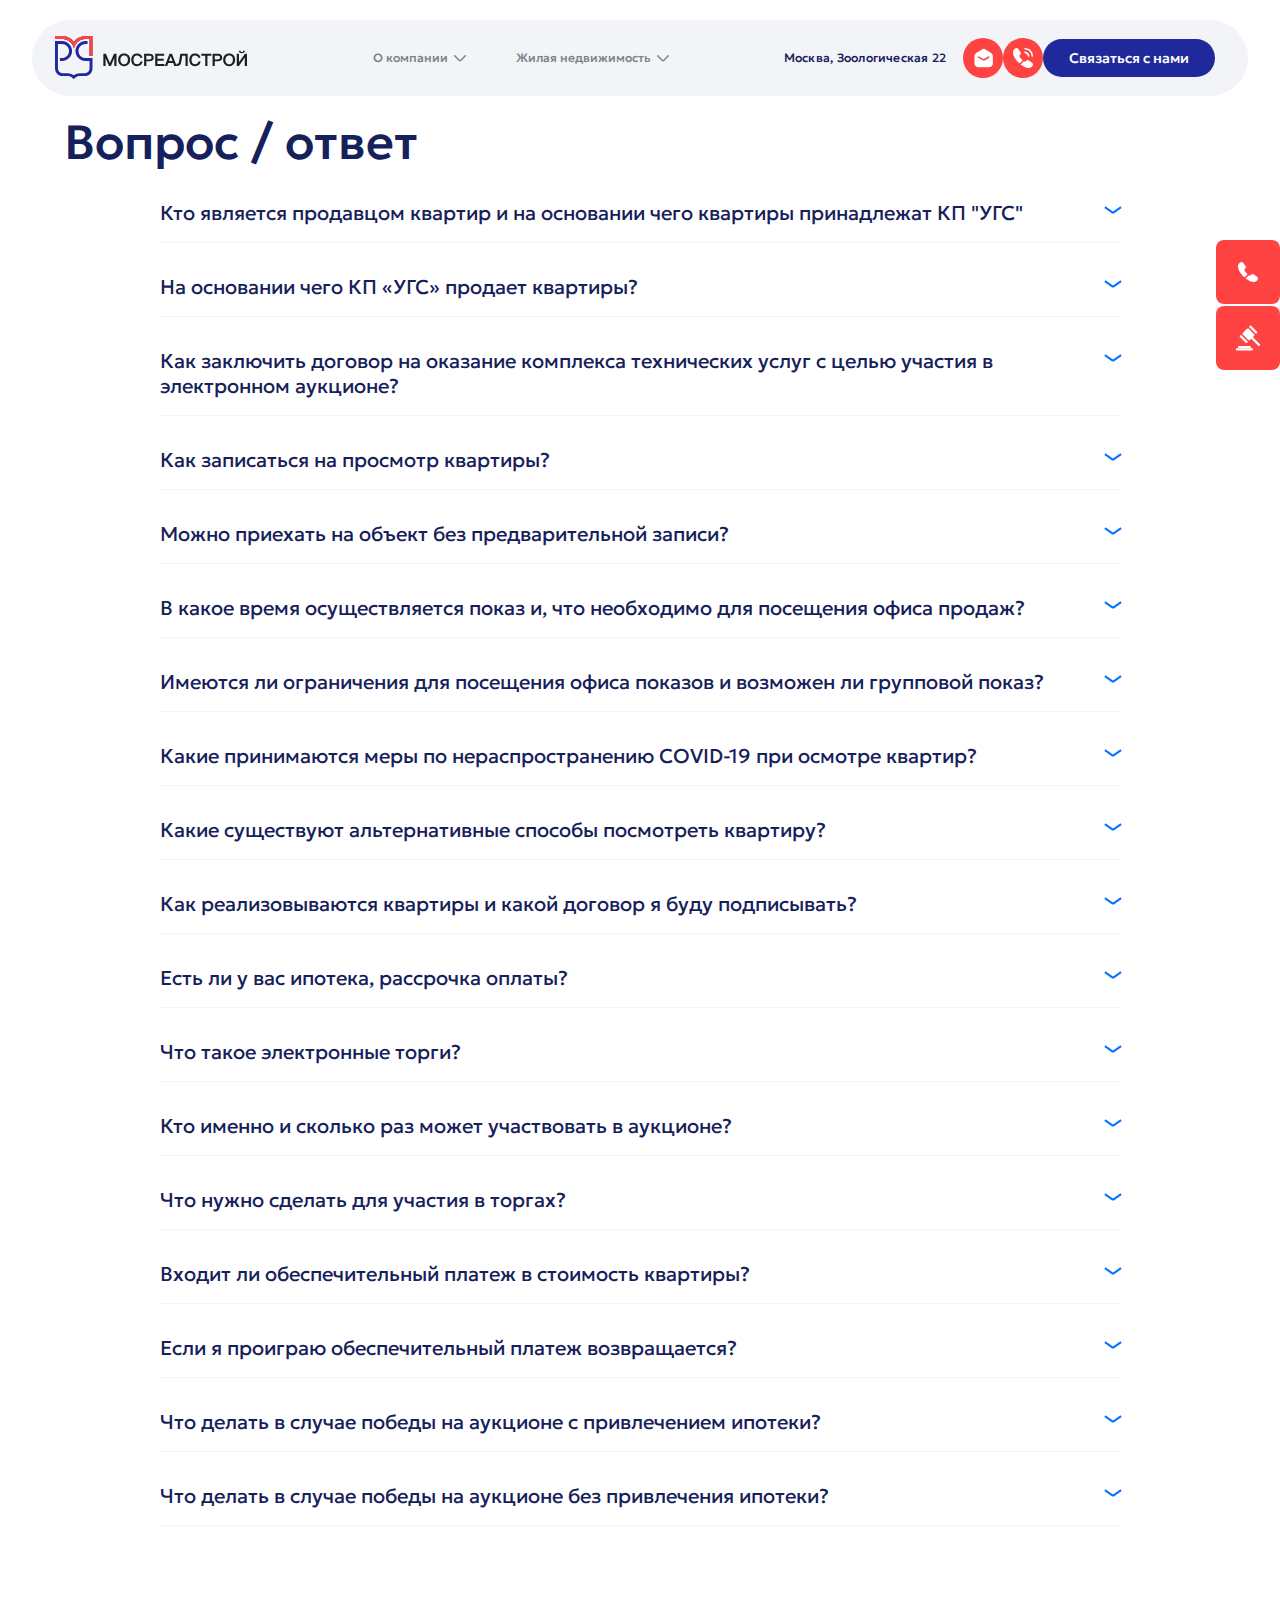
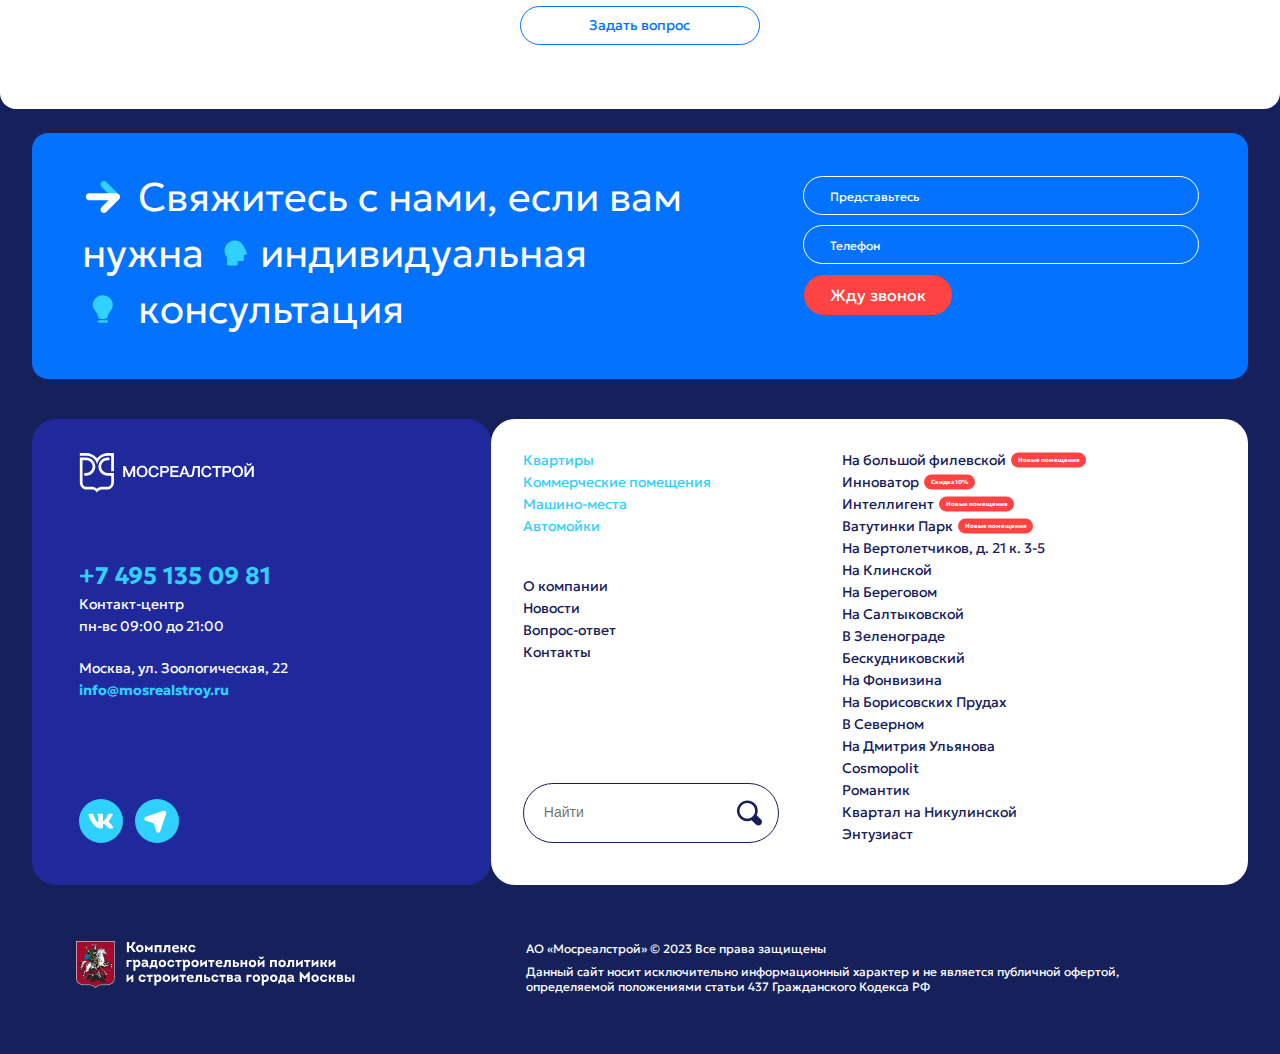
<file: q-a.html>
<!DOCTYPE html>
<html lang="ru">
<head>
    <meta charset="UTF-8">
    <meta name="viewport" content="width=device-width, initial-scale=1, maximum-scale=1, user-scalable=0">
    <title>MSR</title>
    <link rel="stylesheet" href="style/reset.css">
    <link rel="stylesheet" href="lib/nouislider.min.css">
    <link rel="stylesheet" href="style/default.css">
    <link rel="stylesheet" href="style/style.css">
    <script src="lib/nouislider.min.js"></script>
    <script src="lib/dragscroll.js"></script>
    <script src="lib/jquery.js"></script>
    <link rel="stylesheet" href="https://cdnjs.cloudflare.com/ajax/libs/animate.css/4.1.1/animate.min.css">
    <link rel="stylesheet" href="style/header.css">
    <link rel="stylesheet" href="style/footer.css">
    <link rel="stylesheet" href="style/q-a.css">
</head>
<body>

    <main>

        <form class="modal" id="callback-modal" style="display: none;">

            <div class="modal-wrap">

                <span class="modal-close-btn" id="modal-close-btn-01">
                    <svg width="14" height="14" viewBox="0 0 14 14" fill="none" xmlns="http://www.w3.org/2000/svg">
                        <path d="M13 1L1 13M1 1L13 13" stroke="black" stroke-width="2" stroke-linecap="round" stroke-linejoin="round"/>
                        </svg> 
                </span>

                <h2>Перезвоните мне</h2>

                <div class="input-grid">
                    <div class="input-wrap">
                        <span>ФИО</span>
                        <input type="text">
                    </div>
                    <div class="input-wrap">
                        <span>E-mail</span>
                        <input type="email">
                    </div>
                    <div class="input-wrap">
                        <span>Номер телефона</span>
                        <input type="tel" placeholder="+7">
                    </div>
                    <div class="input-wrap">
                        <span>Удобное время для звонка</span>
                        <input type="text">
                    </div>
                </div>

                <div class="modal-agreement">
                    <input type="checkbox" name="" id="modal-agreement-01" checked>
                    <label for="modal-agreement-01">
                        Согласие на получение данных об акция, скидках, новых услугах и предложениях
                    </label>

                </div>

                <div class="confirm-wrap">
                    <button class="btn btn-blue">Жду звонка</button>
                    <span>
                        Отправляя заявку, Вы даете согласие на обработку 
                        <a href="#">персональных данных</a>
                    </span>
                </div>

            </div>

            <div class="modal-backdrop"></div>

        </form>

        <div class="header-wrap">

                <!-- header checkboxes -->
                <input type="checkbox" id="mobile-menu-toggle" style="display: none;">
                <input type="checkbox" id="header-about-list-toggle" style="display: none;">
                <input type="checkbox" id="header-about-list-toggle02" style="display: none;">

                <header>

                    <a href="#" class="logo">
                        
                        <svg class="logo-icon" width="38" height="44" viewBox="0 0 38 44" fill="" xmlns="http://www.w3.org/2000/svg">
                            <path d="M30.478 0.0191383H37.2327L37.5029 0V20.023H34.4729V3.00179H30.8158C28.7661 3.00183 26.7501 3.51763 24.9568 4.50084C23.1635 5.48405 21.6517 6.90245 20.5631 8.62295C19.9534 9.5773 19.4824 10.6119 19.1639 11.6964L18.9082 12.5711L18.6525 11.6964C18.3377 10.6114 17.8683 9.57646 17.2582 8.62295C16.1668 6.89964 14.651 5.47958 12.8532 4.49626C11.0555 3.51295 9.03493 2.99867 6.98142 3.00179H0.00965895V0.0191383H6.95727C9.25777 0.00766882 11.5303 0.518705 13.6004 1.51303C15.6704 2.50736 17.4829 3.95851 18.8986 5.75501C20.2785 4.00803 22.0334 2.58701 24.0362 1.59495C26.0389 0.602891 28.2393 0.0646325 30.478 0.0191383Z" fill="#1F299C"/>
                            <path d="M27.8314 21.4635C28.6913 21.8196 29.6136 22.0042 30.5455 22.0067L37.5077 21.9636V31.772C37.5077 37.9046 33.4163 40.089 29.5854 40.089H25.0019C24.0562 40.0658 23.1152 40.2292 22.2339 40.5697C21.3526 40.9103 20.5484 41.4212 19.8683 42.0726L18.7538 43.3489L17.6393 42.0726C16.9623 41.417 16.1587 40.9034 15.2766 40.5625C14.3946 40.2217 13.4521 40.0606 12.5057 40.089H7.92222C4.09619 40.089 0 37.9046 0 31.772V4.94242H6.94767C9.62482 4.94999 12.1901 6.00696 14.0832 7.88239C15.9762 9.75782 17.0431 12.2993 17.0507 14.9515C17.0507 17.6087 15.9872 20.1576 14.0933 22.0392C12.1995 23.9208 9.62982 24.9817 6.94767 24.9893H4.90675V21.9636H6.94767C8.82407 21.9611 10.6228 21.2215 11.9496 19.907C13.2765 18.5926 14.023 16.8105 14.0256 14.9515C14.0153 13.0942 13.2628 11.3166 11.9326 10.0078C10.6025 8.69896 8.8031 7.96555 6.92835 7.96811H2.9286V31.8007C2.9286 33.813 3.56068 37.2019 7.90296 37.2019H12.4865C14.7427 37.1725 16.9463 37.8778 18.7587 39.2095C20.5644 37.8828 22.7587 37.1777 25.0067 37.2019H29.5902C33.9229 37.2019 34.5646 33.813 34.5646 31.8007V24.9893H30.5552C27.873 24.9817 25.3034 23.9208 23.4095 22.0392C21.5157 20.1576 20.4522 17.6087 20.4522 14.9515C20.4598 12.2993 21.5267 9.75782 23.4197 7.88239C25.3127 6.00696 27.878 4.94999 30.5552 4.94242H32.5189V7.93943H30.5552C28.6788 7.94196 26.88 8.68152 25.5532 9.996C24.2263 11.3105 23.4798 13.0926 23.4772 14.9515C23.4728 15.8748 23.6523 16.7899 24.0053 17.6445C24.3582 18.499 24.8778 19.2761 25.5344 19.9315C26.1909 20.5868 26.9715 21.1074 27.8314 21.4635Z" fill="#1F299C"/>
                            <path d="M30.4782 0.0191383H37.2329L37.5031 0V20.023H34.4731V3.00179H30.816C28.7664 3.00183 26.7504 3.51763 24.9571 4.50084C23.1638 5.48405 21.6519 6.90245 20.5634 8.62295C19.9537 9.5773 19.4826 10.6119 19.1642 11.6964L18.9084 12.5711L18.6527 11.6964C18.338 10.6114 17.8685 9.57646 17.2584 8.62295C16.167 6.89964 14.6512 5.47958 12.8535 4.49626C11.0557 3.51295 9.03516 2.99867 6.98165 3.00179H0.0098877V0.0191383H6.9575C9.258 0.00766882 11.5306 0.518705 13.6006 1.51303C15.6707 2.50736 17.4831 3.95851 18.8988 5.75501C20.2787 4.00803 22.0337 2.58701 24.0364 1.59495C26.0391 0.602891 28.2395 0.0646325 30.4782 0.0191383Z" fill="#FF4242"/>
                        </svg>
        
                        <svg class="logo-text" width="144" height="17" viewBox="0 0 144 17" fill="none" xmlns="http://www.w3.org/2000/svg">
                            <path d="M11.0104 3.74267H13.5241V15.9218H11.3047V7.99198L7.86947 15.9218H6.00229L2.58638 7.99198V15.9218H0.366943V3.72832H2.88069L6.94313 12.9965L11.0104 3.74267ZM21.1424 3.50846C21.9725 3.46956 22.8011 3.61161 23.5698 3.92463C24.3384 4.23765 25.0283 4.714 25.5908 5.32003C26.6671 6.58415 27.2219 8.2042 27.1444 9.85615C27.2204 11.5021 26.6654 13.1156 25.5908 14.3732C25.0258 14.975 24.335 15.4476 23.5668 15.758C22.7985 16.0684 21.9712 16.2091 21.1424 16.1704C20.3118 16.21 19.4825 16.0678 18.7136 15.7539C17.9448 15.4399 17.2552 14.962 16.694 14.354C15.633 13.0974 15.0856 11.4927 15.1597 9.85615C15.1597 7.97287 15.6422 6.51022 16.694 5.33914C17.7458 4.16807 19.2463 3.50846 21.1424 3.50846ZM23.9408 13.0683C24.6317 12.146 24.9733 11.0123 24.9057 9.86572C24.9714 8.70749 24.6304 7.56241 23.9408 6.62494C23.5945 6.23403 23.1618 5.92758 22.6765 5.72944C22.1911 5.53129 21.6661 5.44678 21.1424 5.48253C20.6107 5.45187 20.0792 5.54532 19.5906 5.75537C19.1021 5.96542 18.6701 6.2862 18.3296 6.69186C17.641 7.6044 17.2993 8.72825 17.3646 9.86572C17.3023 10.9969 17.6439 12.1138 18.3296 13.0204C18.673 13.4217 19.1059 13.7386 19.594 13.9459C20.0821 14.1533 20.6122 14.2455 21.1424 14.2154C21.6659 14.2452 22.1895 14.1575 22.674 13.9589C23.1585 13.7602 23.5916 13.4558 23.9408 13.0683ZM37.3536 11.6343C37.1902 12.4024 36.7766 13.096 36.1763 13.6084C35.5833 14.0256 34.8671 14.2358 34.1403 14.2058C32.8714 14.2058 31.9209 13.8091 31.313 13.03C30.7051 12.2509 30.4735 11.2328 30.4735 9.85615C30.4064 8.74308 30.7079 7.63872 31.3323 6.71097C31.6505 6.29182 32.0701 5.95873 32.5524 5.74239C33.0347 5.52604 33.5641 5.43342 34.092 5.47299C34.7995 5.43773 35.5011 5.61608 36.104 5.98445C36.664 6.38104 37.0505 6.97414 37.1847 7.64306V7.73388H39.3462V7.59527C39.2091 6.43858 38.6246 5.37966 37.7155 4.6413C36.6908 3.85683 35.4197 3.45567 34.1258 3.50846C32.1573 3.50846 30.6424 4.15853 29.6195 5.44432C28.6644 6.71466 28.1835 8.27387 28.2589 9.85615C28.2589 11.6868 28.698 13.1686 29.5664 14.2489C30.5748 15.5203 32.1187 16.1608 34.1548 16.1608C35.3946 16.1875 36.6053 15.7871 37.5804 15.028C38.6199 14.1881 39.3076 12.9957 39.5103 11.6821L39.5392 11.5387H37.3729L37.3536 11.6343ZM46.2601 3.73789C49.2466 3.73789 50.7568 5.01412 50.7568 7.52834C50.7568 10.0426 49.2322 11.3523 46.2263 11.3523H43.3315V15.9409H41.1121V3.74267H46.236M43.3411 9.43552H46.0912C46.7399 9.48345 47.3876 9.32974 47.9439 8.99578C48.1457 8.81172 48.3016 8.58387 48.3995 8.33011C48.4975 8.07634 48.5347 7.80356 48.5084 7.53313C48.5353 7.26561 48.4968 6.99559 48.396 6.74598C48.2952 6.49637 48.1352 6.2745 47.9295 6.09916C47.3817 5.75719 46.7364 5.60115 46.0912 5.65463H43.3411V9.43552ZM54.4381 10.6496H60.7585V8.73764H54.4381V5.66417H61.1638V3.75221H52.2138V15.9218H61.4243V14.0099H54.4139L54.4381 10.6496ZM77.346 3.74267H84.7038V15.9218H82.4844V5.64028H79.276L78.1422 12.6094C78.0449 13.5394 77.655 14.4155 77.0276 15.114C76.3607 15.6848 75.495 15.9747 74.6152 15.9218H71.2669L70.1716 12.9248H65.2841L64.1841 15.9218H61.8103L66.5193 3.72832H68.9317L73.5104 15.592V13.8091H74.1376C74.4999 13.8191 74.8587 13.7368 75.1797 13.5701C75.3834 13.4302 75.5544 13.2486 75.6809 13.0374C75.8074 12.8263 75.8867 12.5906 75.9131 12.3465L77.346 3.74267ZM67.7303 6.2282L65.9596 11.0894H69.4865L67.7303 6.2282ZM95.4148 11.6199C95.2514 12.388 94.8378 13.0817 94.2375 13.594C93.6445 14.0113 92.9283 14.2215 92.2015 14.1915C90.9326 14.1915 89.9821 13.7948 89.3742 13.0157C88.7663 12.2365 88.5347 11.2184 88.5347 9.84183C88.4676 8.72875 88.7691 7.6244 89.3935 6.69665C89.7117 6.2775 90.1313 5.94441 90.6136 5.72806C91.0959 5.51172 91.6253 5.41906 92.1532 5.45864C92.8608 5.42247 93.5626 5.60088 94.1652 5.97009C94.7252 6.36669 95.1117 6.95982 95.2459 7.62873V7.71955H97.4074V7.58091C97.2648 6.4249 96.6792 5.36737 95.7718 4.62694C94.7472 3.84248 93.476 3.44132 92.1822 3.49411C90.2137 3.49411 88.6987 4.14417 87.6758 5.42996C86.7207 6.7003 86.2399 8.25954 86.3153 9.84183C86.3153 11.6725 86.7543 13.1543 87.6228 14.2345C88.6312 15.506 90.1751 16.1465 92.216 16.1465C93.4548 16.1761 94.6649 15.7753 95.6367 15.0136C96.6777 14.1749 97.3657 12.982 97.5666 11.6677L97.5956 11.5243H95.4293L95.4148 11.6199ZM98.2662 5.64028H102.223V15.9218H104.442V5.64028H108.398V3.72832H98.2662V5.64028ZM114.719 3.72832C117.7 3.72832 119.215 5.00455 119.215 7.51877C119.215 10.033 117.691 11.3427 114.68 11.3427H111.785V15.9314H109.566V3.73311H114.695M111.8 9.42595H114.555C115.203 9.47389 115.851 9.32017 116.407 8.98621C116.607 8.80103 116.762 8.57288 116.859 8.31931C116.956 8.06575 116.993 7.79352 116.967 7.52356C116.994 7.2565 116.955 6.987 116.856 6.73755C116.756 6.48809 116.597 6.26592 116.393 6.08959C115.845 5.74826 115.2 5.59228 114.555 5.64506H111.8V9.42595ZM126.144 3.49411C126.974 3.45521 127.802 3.59729 128.571 3.91031C129.34 4.22333 130.03 4.69964 130.592 5.30568C131.667 6.57074 132.221 8.19014 132.146 9.84183C132.22 11.4875 131.665 13.1003 130.592 14.3588C130.027 14.9609 129.337 15.4337 128.568 15.7441C127.8 16.0545 126.973 16.1951 126.144 16.156C125.312 16.1954 124.482 16.0531 123.713 15.7392C122.943 15.4253 122.253 14.9475 121.69 14.3397C120.632 13.0819 120.084 11.4781 120.156 9.84183C120.156 7.95855 120.639 6.49589 121.69 5.32482C122.742 4.15374 124.243 3.49411 126.144 3.49411ZM126.144 5.45386C125.611 5.42452 125.079 5.51906 124.59 5.72987C124.1 5.94068 123.668 6.26193 123.326 6.66797C122.64 7.58162 122.298 8.70465 122.361 9.84183C122.301 10.9728 122.642 12.089 123.326 12.9965C123.671 13.3977 124.104 13.7143 124.593 13.9216C125.082 14.1289 125.613 14.2213 126.144 14.1915C126.667 14.2203 127.19 14.1321 127.675 13.9335C128.159 13.7349 128.592 13.4311 128.942 13.0443C129.633 12.1221 129.975 10.9884 129.907 9.84183C129.975 8.68336 129.634 7.53763 128.942 6.60104C128.597 6.20965 128.165 5.90248 127.681 5.7035C127.196 5.50451 126.672 5.41907 126.149 5.45386M136.724 2.58592C137.369 2.99257 138.128 3.18357 138.891 3.13084C139.654 3.18158 140.415 2.99076 141.062 2.58592C141.58 2.14854 141.914 1.53457 141.998 0.865169V0.726562H140.251V0.831706C140.23 1.15453 140.092 1.45873 139.86 1.6873C139.57 1.86064 139.233 1.9408 138.896 1.91675C138.558 1.94516 138.22 1.86647 137.931 1.69208C137.693 1.464 137.551 1.15465 137.535 0.826922V0.726562H135.784V0.865169C135.811 1.20357 135.907 1.53297 136.066 1.8336C136.226 2.13424 136.444 2.39988 136.71 2.6146M141.887 3.74267L135.972 12.3082V3.74267H133.752V15.9218H135.919L141.766 7.4662V15.9218H144V3.72832L141.887 3.74267Z" fill="#1E2020"/>
                        </svg>
                            
                            
                    </a>
        
                    <div class="drop-down">
                        <ul id="dropDownUl">
                            <li><label for="header-about-list-toggle"><p>О компании</p><img src="./img/icons/header-arrow-down.svg" alt=""></label></li>
                            <li hidden><a href="#">Вопрос-ответ</a></li>
                            <li hidden><a href="#">Новости</a></li>
                            <li hidden><a href="#">Контакты</a></li>
                        </ul>
    
                    </div>

                    <div class="drop-down drop-down-02">
                        <ul id="dropDownUl02">
                            <li><label for="header-about-list-toggle02"><p>Жилая недвижимость</p><img src="./img/icons/header-arrow-down.svg" alt=""></label></li>
                            <li hidden><a href="#">Коммерческая недвижимость</a></li>
                            <li hidden><a href="#">Машиноместа и кладовые</a></li>
                            <li hidden><a href="#">Автомойки</a> </li>
                        </ul>

                    </div>
        
                    <div class="info-wrap">
                        <p class="adress">Москва, Зоологическая 22</p>
                        <a href="#">
                            <svg width="21" height="20" viewBox="0 0 21 20" fill="none" xmlns="http://www.w3.org/2000/svg">
                                <path d="M19.8336 8.2375V15.8295C19.8336 17.6649 18.3336 19.1666 16.5002 19.1666H4.83358C3.00024 19.1666 1.50024 17.6649 1.50024 15.8295V8.2375C1.50024 6.73579 2.25024 5.40094 3.58358 4.65009L9.50024 1.14611C10.2502 0.728967 11.1669 0.728967 11.9169 1.14611L17.8336 4.65009C19.0836 5.31751 19.8336 6.73579 19.8336 8.2375Z" fill="white"/>
                                <path d="M10.6494 12.4999C10.1712 12.4999 9.61324 12.341 9.21472 12.1027L5.22953 9.79865C4.83101 9.5603 4.75131 9.08361 4.91071 8.68636C5.07012 8.36856 5.62805 8.20966 5.94686 8.44801L9.93205 10.752C10.3306 10.9904 10.8885 10.9904 11.287 10.752L15.2722 8.44801C15.6707 8.20966 16.1489 8.36856 16.3881 8.76581C16.6272 9.16305 16.4678 9.63975 16.0692 9.8781L12.0841 12.1821C11.6855 12.341 11.1276 12.4999 10.6494 12.4999Z" fill="#FF4242"/>
                            </svg>      
                        </a>
                        <a href="#">
                            <svg width="24" height="24" viewBox="0 0 24 24" fill="none" xmlns="http://www.w3.org/2000/svg">
                                <path d="M17.62 10.7501C17.19 10.7501 16.85 10.4001 16.85 9.9801C16.85 9.6101 16.48 8.8401 15.86 8.1701C15.25 7.5201 14.58 7.1401 14.02 7.1401C13.59 7.1401 13.25 6.7901 13.25 6.3701C13.25 5.9501 13.6 5.6001 14.02 5.6001C15.02 5.6001 16.07 6.1401 16.99 7.1101C17.85 8.0201 18.4 9.1501 18.4 9.9701C18.4 10.4001 18.05 10.7501 17.62 10.7501Z" fill="white"/>
                                <path d="M21.23 10.75C20.8 10.75 20.46 10.4 20.46 9.98C20.46 6.43 17.57 3.55 14.03 3.55C13.6 3.55 13.26 3.2 13.26 2.78C13.26 2.36 13.6 2 14.02 2C18.42 2 22 5.58 22 9.98C22 10.4 21.65 10.75 21.23 10.75Z" fill="white"/>
                                <path d="M11.05 14.95L9.2 16.8C8.81 17.19 8.19 17.19 7.79 16.81C7.68 16.7 7.57 16.6 7.46 16.49C6.43 15.45 5.5 14.36 4.67 13.22C3.85 12.08 3.19 10.94 2.71 9.81C2.24 8.67 2 7.58 2 6.54C2 5.86 2.12 5.21 2.36 4.61C2.6 4 2.98 3.44 3.51 2.94C4.15 2.31 4.85 2 5.59 2C5.87 2 6.15 2.06 6.4 2.18C6.66 2.3 6.89 2.48 7.07 2.74L9.39 6.01C9.57 6.26 9.7 6.49 9.79 6.71C9.88 6.92 9.93 7.13 9.93 7.32C9.93 7.56 9.86 7.8 9.72 8.03C9.59 8.26 9.4 8.5 9.16 8.74L8.4 9.53C8.29 9.64 8.24 9.77 8.24 9.93C8.24 10.01 8.25 10.08 8.27 10.16C8.3 10.24 8.33 10.3 8.35 10.36C8.53 10.69 8.84 11.12 9.28 11.64C9.73 12.16 10.21 12.69 10.73 13.22C10.83 13.32 10.94 13.42 11.04 13.52C11.44 13.91 11.45 14.55 11.05 14.95Z" fill="white"/>
                                <path d="M21.9701 18.33C21.9701 18.61 21.9201 18.9 21.8201 19.18C21.7901 19.26 21.7601 19.34 21.7201 19.42C21.5501 19.78 21.3301 20.12 21.0401 20.44C20.5501 20.98 20.0101 21.37 19.4001 21.62C19.3901 21.62 19.3801 21.63 19.3701 21.63C18.7801 21.87 18.1401 22 17.4501 22C16.4301 22 15.3401 21.76 14.1901 21.27C13.0401 20.78 11.8901 20.12 10.7501 19.29C10.3601 19 9.9701 18.71 9.6001 18.4L12.8701 15.13C13.1501 15.34 13.4001 15.5 13.6101 15.61C13.6601 15.63 13.7201 15.66 13.7901 15.69C13.8701 15.72 13.9501 15.73 14.0401 15.73C14.2101 15.73 14.3401 15.67 14.4501 15.56L15.2101 14.81C15.4601 14.56 15.7001 14.37 15.9301 14.25C16.1601 14.11 16.3901 14.04 16.6401 14.04C16.8301 14.04 17.0301 14.08 17.2501 14.17C17.4701 14.26 17.7001 14.39 17.9501 14.56L21.2601 16.91C21.5201 17.09 21.7001 17.3 21.8101 17.55C21.9101 17.8 21.9701 18.05 21.9701 18.33Z" fill="white"/>
                            </svg> 
                        </a>
                        <button class="btn btn-blue open-callback-modal">
                            Связаться с нами
                        </button>
                    </div>
        
                    <!-- MOBILE HEADER MENU -->
        
                    <label for="mobile-menu-toggle" id="mobile-menu-label">
        
                        <span></span>
                        <span></span>
                        <span></span>
                                    
                    </label>
        
                    <div class="header-menu">
        
                        <div class="header-menu-wrap">
        
                            <ul class="filter-list">
                                <li><a href="#">Квартиры</a></li>
                                <li><a href="#">Коммерческие помещения</a></li>
                                <li><a href="#">Машино-места</a></li>
                                <li><a href="#">Автомойки</a></li>
                            </ul>
        
                            <ul class="about-list">
                                <li><a href="#">О компании</a></li>
                                <li><a href="#">Новости</a></li>
                                <li><a href="#">Вопрос-ответ</a></li>
                                <li><a href="#">Контакты</a></li>
                            </ul>
        
                            <div class="mobile-info-wrap">
        
                                <a href="#">+7 495 135 09 81</a>
                                <span>Контакт-центр</span>
                                <span>пн-вс 09:00 до 21:00</span>
        
                            </div>
                    
                        </div>
        
                    </div> 
        
                </header>

                <div id="mobile-menu-backdrop"></div>


        </div>

        <div class="section-expert-estate-callback">
            <span class="open-callback-modal" href="#"><img src="./img/icons/telephone.svg" alt=""></span>
             <a href="#"><img src="./img/icons/hammer.svg" alt=""></a>
         </div>

        <section class="q-a">

            <div class="section-wrap q-a-wrap">

                <h2>Вопрос / ответ</h2>

                <div class="q-a-container">

                    <div class="q-a-item">

                        <div class="q-a-head q-a-left-right-toggle">
                            <h5>Кто является продавцом квартир и на основании чего квартиры принадлежат КП "УГС"</h5>
                            <div class="q-a-toggle">
                                <span></span>
                                <span></span>
                            </div>
                        </div>

                        <div class="q-a-addon" style="display: none;">
                            <p>Продавцом квартир выступает Казенное предприятие «Управление Гражданского Строительства». Организация входит в Комплекс градостроительной политики города Москвы. Задачами КП «УГС» являются: выполнение адресной инвестиционной программы города по строительству жилья, а также проектирование и строительство объектов соцкультбыта.

                                Квартиры являются собственностью города Москвы и принадлежат продавцу на праве оперативного управления.
                                
                                Оперативное управление - это закрепление имущества за государственными организациями. Казенное предприятие, за которым имущество закреплено на праве оперативного управления, владеет, пользуется и распоряжается имуществом в пределах, установленных законом.</p>
                        </div>

                    </div>
                    <div class="q-a-item">

                        <div class="q-a-head q-a-left-right-toggle">
                            <h5>На основании чего КП «УГС» продает квартиры?</h5>
                            <div class="q-a-toggle">
                                <span></span>
                                <span></span>
                            </div>
                        </div>

                        <div class="q-a-addon" style="display: none;">
                            <p>На основании распоряжения Департамента городского имущества г. Москвы (ДГИ)</p>
                        </div>

                    </div>
                    <div class="q-a-item">

                        <div class="q-a-head q-a-left-right-toggle">
                            <h5>Как заключить договор на оказание комплекса технических услуг с целью участия в электронном аукционе?</h5>
                            <div class="q-a-toggle">
                                <span></span>
                                <span></span>
                            </div>
                        </div>

                        <div class="q-a-addon" style="display: none;">
                            <p>Для заключения договора необходимо записаться к специалисту отдела реализации . Договор заключается в офисе АО "Мосреалстрой" по адресу: г. Москва, Пресненский р-он, ул. Зоологическая, д. 22.

                                При себе необходимо иметь:
                                Паспорт;
                                ИНН;
                                СНИЛС;
                                Реквизиты счета.</p>
                        </div>

                    </div>
                    <div class="q-a-item">

                        <div class="q-a-head q-a-left-right-toggle">
                            <h5>Как записаться на просмотр квартиры?</h5>
                            <div class="q-a-toggle">
                                <span></span>
                                <span></span>
                            </div>
                        </div>

                        <div class="q-a-addon" style="display: none;">
                            <p><b>1. Вопрос:</b> Я нахожусь на сайте АО «Мосреалстрой», как я могу записаться на просмотр квартиры?<br>
                                <b>Ответ:</b> Вам необходимо открыть вкладку "Жилые комплексы", выбрать интересующий Вас объект. Далее в разделе объекта открыть вкладку "online запись на просмотр".</p>
            
                                <p><b>2.Вопрос:</b> Я только планирую участвовать в аукционе, какой вариант просмотра мне выбрать?<br>
                                <b>Ответ:</b> Ваш вариант - "Первичный осмотр".</p>
            
                                <p><b>3. Вопрос:</b> Я открыл online календарь записи на просмотр, но все даты неактивны. Что я делаю не так?<br>
                                <b>Ответ:</b> Вам необходимо выбрать подходящий раздел: "Первичный осмотр", "Оценка квартиры" или "Осмотр объекта победителем" (выбирается по итогам аукциона).</p>
            
                                <p><b>4. Вопрос:</b> Я планирую участвовать в аукционе и мне необходим просмотр квартиры в ближайшие дни, а свободных дат нет. Что мне делать?<br>
                                <b>Ответ:</b> За день до следующего дня с 10 до 13 часов в online календаре открываются резервные часы для записи. Рекомендуем следить за онлайн записью.</p>
            
                                <p><b>5. Вопрос:</b> Мне необходим просмотр в ближайшие дни, а у вас все даты заняты. Могу ли я записаться в разделе "Оценка квартиры"?<br>
                                <b>Ответ:</b> Раздел "Оценка квартиры" предназначен только для записи сотрудников оценочных компаний для проведения осмотра выигранных квартир.</p> 
            
                                <p><b>6. Вопрос:</b> Я планирую участвовать в аукционе, возможно посмотреть конкретную квартиру, номер которой указан в online записи на просмотр?<br>
                                <b>Ответ:</b> Специалисты АО «Мосреалстрой» показывают все квартиры, имеющие на электронной торговой площадке статус «Объявленные».</p>
            
                                <p><b>7. Вопрос:</b> Я планирую участвовать в аукционе. Сколько квартир мне покажут на первичном осмотре?<br>
                                <b>Ответ:</b> Ограничений по количеству квартир нет. Время, отведенное на первичный осмотр – 45 минут.</p>
            
                                <p><b>8. Вопрос:</b> Могу я записаться в течение одного дня на несколько первичных осмотров?<br>
                                <b>Ответ:</b> В течение одного дня Вы можете записаться только на один временной интервал.</p>
            
                                <p><b>9. Вопрос:</b> Я не определился с выбором конкретной квартиры и хочу посмотреть различные варианты. Что мне указывать в разделе "Номер квартиры"?<br>
                                <b>Ответ:</b> Вы можете указать формат квартир, которые рассматриваете, например: "1-комн. квартиры", или "2-комн. квартиры", или "1-2-комн. квартиры".</p>
            
                                <p><b>10. Вопрос:</b> Я являюсь победителем аукциона. Сколько раз я могу посмотреть выигранную квартиру?<br> 
                                <b>Ответ:</b> Победителю аукциона до подписания договора купли-продажи квартира показывается один раз.</p>
            
                                <p><b>11. Вопрос:</b> Я выиграл квартиру. Могу ли я самостоятельно записать сотрудника оценочной компании на осмотр моей квартиры?<br>
                                <b>Ответ:</b> Да, можете. В этом случае Вам необходимо будет указать его данные и почту, либо указываете Ваши данные и Вашу почту с последующей передачей информации сотруднику оценочной компании.</p>
                        </div>

                    </div>

                    <div class="q-a-item">

                        <div class="q-a-head q-a-left-right-toggle">
                            <h5>Можно приехать на объект без предварительной записи?</h5>
                            <div class="q-a-toggle">
                                <span></span>
                                <span></span>
                            </div>
                        </div>

                        <div class="q-a-addon" style="display: none;">
                            <p>При посещении объекта без предварительной записи в показе может быть отказано</p>
                        </div>

                    </div>

                    <div class="q-a-item">

                        <div class="q-a-head q-a-left-right-toggle">
                            <h5>В какое время осуществляется показ и, что необходимо для посещения офиса продаж?</h5>
                            <div class="q-a-toggle">
                                <span></span>
                                <span></span>
                            </div>
                        </div>

                        <div class="q-a-addon" style="display: none;">
                            <p>Показ осуществляется ежедневно с 10:00 до 20:00</p>
					        <p>Для посещения объекта необходимо записаться на просмотр по номеру тел.  8(495) 151 02 10, при себе необходимо иметь документ удостоверяющие личность</p>
                        </div>

                    </div>

                    <div class="q-a-item">

                        <div class="q-a-head q-a-left-right-toggle">
                            <h5>Имеются ли ограничения для посещения офиса показов и возможен ли групповой показ?</h5>
                            <div class="q-a-toggle">
                                <span></span>
                                <span></span>
                            </div>
                        </div>

                        <div class="q-a-addon" style="display: none;">
                            <p>Да, невозможно посещение объекта с признаками ОРВИ и COVID-19. Посетить объект возможно только с одним сопровождающим (1+1)</p>
                            <p>Специалист АО «Мосреалстрой» единовременно в один интервал времени
                            осуществляет показ не более, чем одному посетителю (1+1	сопровождающий)</p>

                    </div>


                </div>

                    <div class="q-a-item">

                        <div class="q-a-head q-a-left-right-toggle">
                            <h5>Какие принимаются меры по нераспространению COVID-19 при осмотре квартир?</h5>
                            <div class="q-a-toggle">
                                <span></span>
                                <span></span>
                            </div>
                        </div>

                        <div class="q-a-addon" style="display: none;">
                            <p>В соответствии с Указом Мэра Москвы от 2 апреля 2020 года No 36-УМ "О
                                внесении изменений в указ Мэра Москвы от 5 марта 2020 г. No 12-УМ" Показ
                                квартир осуществляется исключительно при соблюдении социального
                                дистанцирования (не менее 1,5 метров), а также отсутствии у посетителя
                                температуры. При осмотре квартир посетитель должен использовать маску,
                                респиратор либо другие средства защиты дыхания, а также перчатки.</p>

                    </div>


                </div>

                    <div class="q-a-item">

                        <div class="q-a-head q-a-left-right-toggle">
                            <h5>Какие существуют альтернативные способы посмотреть квартиру?</h5>
                            <div class="q-a-toggle">
                                <span></span>
                                <span></span>
                            </div>
                        </div>

                        <div class="q-a-addon" style="display: none;">
                            <p>На сайте АО «Мосреалстрой» имеются видеоролики с планировками
                                реализуемых квартир.</p>

                    </div>


                </div>

                    <div class="q-a-item">

                        <div class="q-a-head q-a-left-right-toggle">
                            <h5>Как реализовываются квартиры и какой договор я буду подписывать?</h5>
                            <div class="q-a-toggle">
                                <span></span>
                                <span></span>
                            </div>
                        </div>

                        <div class="q-a-addon" style="display: none;">
                            <p>Квартиры реализуются путем проведения электронных торгов на электронной торговой площадке "Росэлторг" в режиме реального времени. Электронные торги проводятся на основании Распоряжения ДГИ, где п. 1.1 - способ продажи - электронные торги. Сайт электронной площадки – www.roseltorg.ru.</p>
                            <p>Собственником квартир является город Москва. Благодаря электронным торгам на площадке «Росэлторг», процедура приобретения квартир полностью прозрачна, исключает возможность для спекуляций, не содержит никаких скрытых доплат</p>
                            <p>Договор купли-продажи с КП «УГС».</p>

                    </div>


                </div>

                    <div class="q-a-item">

                        <div class="q-a-head q-a-left-right-toggle">
                            <h5>Есть ли у вас ипотека, рассрочка оплаты?</h5>
                            <div class="q-a-toggle">
                                <span></span>
                                <span></span>
                            </div>
                        </div>

                        <div class="q-a-addon" style="display: none;">
                            <p>Рассрочки нет, так как оплата за квартиру производится до заключения договора купли-продажи и квартира передается в собственность.</p> 
					        <p>Если квартира покупается по ипотеке, то в период заявочной кампании необходимо получить согласие банка на получение ипотеки.  В случае выигрыша в торгах, срок заключения договора купли-продажи 15 рабочих дней. Аккредитив открывается в день заключения договора купли-продажи. Только после государственной регистрации перехода права собственности и раскрытия аккредитива, покупатель получает ключи от квартиры.</p>

                    </div>


                </div>

                    <div class="q-a-item">

                        <div class="q-a-head q-a-left-right-toggle">
                            <h5>Что такое электронные торги?</h5>
                            <div class="q-a-toggle">
                                <span></span>
                                <span></span>
                            </div>
                        </div>

                        <div class="q-a-addon" style="display: none;">
                            <p>Электронные торги – это открытый аукцион на поставку товаров и услуг, проходящий в режиме онлайн в среде интернет.  Особенностью процедуры является прозрачность и подконтрольность Федеральной Антимонопольной Службе.  Данная процедура используется для проведения закупок государственными структурами.</p>

                    </div>


                </div>

                    <div class="q-a-item">

                        <div class="q-a-head q-a-left-right-toggle">
                            <h5>Кто именно и сколько раз может участвовать в аукционе?</h5>
                            <div class="q-a-toggle">
                                <span></span>
                                <span></span>
                            </div>
                        </div>

                        <div class="q-a-addon" style="display: none;">
                            <p>В аукционе может принять участие любое физ. или юр. лицо, у которого есть ЭЦП (электронная цифровая подпись). К сожалению, льгот при покупке квартиры нет.</p> 
                            <p>В аукционе можно участвовать любое кол-во раз в течение года.</p> 
                            <p>Где можно посмотреть список квартир, выставленных на аукцион</p> 
                            <p>На сайте www.roseltorg.ru или на сайте КП «УГС».</p> 

                    </div>
                    </div>

                    <div class="q-a-item">

                        <div class="q-a-head q-a-left-right-toggle">
                            <h5>Что нужно сделать для участия в торгах?</h5>
                            <div class="q-a-toggle">
                                <span></span>
                                <span></span>
                            </div>
                        </div>

                        <div class="q-a-addon" style="display: none;">
                            <p>Для участия в торгах необходимо оформить Электронно-Цифровую Подпись (ЭЦП) и аккредитовать её на Электронно-Торговой площадке www.roseltorg.ru.</p>
                            <p>Там же можно найти все объявленные процедуры по торгам.</p>
                            <p>Для приобретения комплекта электронной подписи необходимо:</p>
                            <p>1. Оставить заявку на получение комплекта электронной подписи (ЭЦП);</p>
                            <p>2. Распечатать все автоматически сформированные документы;</p>
                            <p>3. Оплатить счет, поставить подпись на заявления, подготовить пакет документов:</p>
                            <p>• Копия всех страниц паспорта РФ</p>
                            <p>• Копия Страхового свидетельства обязательного пенсионного страхования (СНИЛС)</p>
                            <p>• Нотариально заверенная копия свидетельства о постановке на учет в налоговом органе физического лица по месту жительства на территории Российской Федерации (ИНН));</p>
                            <p>4. Получить от ОАО «ЕЭТП» уведомления о поступлении денежных средств и записаться на получение ЭП через систему онлайн-заказа услуг ЕЭТП;</p>
                            <p>5. Явиться в любую точку выдачи и получить комплект электронной подписи.</p>
                            <p>МРС дает консультации по вопросам получения ЭП, аккредитации на площадке, подачи заявки. </p>
                            <p>После аккредитации ЭЦП выдается лицевой счет, на который необходимо внести обеспечительный взнос  и затем подать заявку на сайте электронной торговой площадки, приложив все необходимые документы.</p>
                            <p>Подача заявки осуществляется в сроки, установленные извещением о проведении аукциона.</p> 

                    </div>


                </div>

                    <div class="q-a-item">

                        <div class="q-a-head q-a-left-right-toggle">
                            <h5>Входит ли обеспечительный платеж в стоимость квартиры?</h5>
                            <div class="q-a-toggle">
                                <span></span>
                                <span></span>
                            </div>
                        </div>

                        <div class="q-a-addon" style="display: none;">
                            <p>В случае выигрыша обеспечительный платеж возвращается.</p> 

                    </div>


                </div>

                    <div class="q-a-item">

                        <div class="q-a-head q-a-left-right-toggle">
                            <h5>Если я проиграю обеспечительный платеж возвращается?</h5>
                            <div class="q-a-toggle">
                                <span></span>
                                <span></span>
                            </div>
                        </div>

                        <div class="q-a-addon" style="display: none;">
                            <p>Да, платеж возвращается в течении 5 рабочих дней со дня подписания с победителем договора купли-продажи.</p>
					<p>В случае не допуска к участию в аукционе, обеспечительный платеж возвращается в течение 5 рабочих дней с даты подписания протокола рассмотрения заявок.</p>
					<p>Участникам аукциона обеспечительный платеж возвращается в течение 5 рабочих дней:</p>
					<p>- с даты подписания протокола проведения аукциона, за исключением участников, заявкам которых присвоены первый, второй и третий порядковые номера;</p>
					<p>- с даты подписания договора купли-продажи участникам, которым присвоены второй и третий порядковые номера.</p> 

                    </div>


                </div>

                    <div class="q-a-item">

                        <div class="q-a-head q-a-left-right-toggle">
                            <h5>Что делать в случае победы на аукционе с привлечением ипотеки?</h5>
                            <div class="q-a-toggle">
                                <span></span>
                                <span></span>
                            </div>
                        </div>

                        <div class="q-a-addon" style="display: none;">
                            <p>В случае победы в электронном аукционе и приобретения квартиры с использованием ипотечных средств Вам необходимо:</p>
                            <p>1. Направить на электронную почту отдела ипотеки АО «Мосреалстрой» (ipoteka@mosrealstroy.ru) письмо с вложением следующих документов и указанием необходимых данных:	</p>
                            <ul>
                                <li>- ФИО победителя аукциона; </li>
                                <li>- Адреса электронной почты;</li>
                                <li>- Контактного номера телефона;</li>
                                <li>- Адреса приобретаемого объекта;</li>
                                <li>- Контактов менеджера банка, в котором получено одобрение и будет проводиться сделка (наименование банка, ФИО, адрес электронной почты, телефон)*.</li>
                                <li>- Копия Вашего СНИЛС</li>
                                <li>- Скан Вашего паспорта;</li>
                            </ul>
                            <p>*- В случае получения одобрения в ПАО «Сбербанк» необходимо указать только номер телефона, по которому Вы зарегистрированы в системе «ДомКлик». </p>
                            <p>2. Заказать в аккредитованной Банком оценочной компании отчет об оценке квартиры;</p>	
                            <p>3. Согласовать с Банком дату и время подписания Кредитного Договора (сделка проводится с банком в один рабочий день)</p>
                            <p>4. Связаться с сотрудниками отдела ипотеки АО «Мосреалстрой» по телефону: +7(499)766-7343 и утвердить день и время подписания Договора купли-продажи в АО «Мосреалстрой» (одновременно со сделкой в Банке);</p>
                            <p>5. Произвести все необходимые оплаты согласно вложениям;</p>
                            <p>6. После осуществления оплаты и не позднее, чем за три рабочих дня до подписания Договора купли-продажи направить на электронную почту отдела ипотеки АО «Мосреалстрой» документы:</p>
                            <ul>
                                <li>- Подтверждение оплаты первоначального взноса по ипотеке - частичная оплата на р/с КП «УГС» (образец п/п во вложении);</li>
                                <li>- Подтверждение оплаты услуг в размере 35 000 рублей в соответствии с пунктом 2.1.2 Договора купли-продажи (образец п/п и ДКП во вложении);</li>
                                <li>- Квитанция об оплате госпошлины за гос. регистрацию в размере 2 000 руб. (образец во вложении);</li>
                                <li>- Нотариальная доверенность на регистраторов от Вашего имени (образец во вложении).</li>
                            </ul>
                            <p>7. В день сделки приехать в офис АО «Мосреалстрой» по адресу: ул. Зоологическая, д. 22 для подписания 
                            Договора купли-продажи, далее направиться в Банк для подписания Кредитного Договора;</p>
                            <p>8. После сделки в Банке передать в АО «Мосреалстрой» пакет документов для гос. регистрации: </p>
                            <ul>
                                <li>- Договор купли-продажи (все экземпляры);</li>
                                <li>- Нотариальную доверенность на регистрацию (оригинал);</li>
                                <li>- Копия СНИЛС;</li>
                                <li>- Квитанция на оплату госпошлины за гос. регистрацию в размере 2 000 руб. (оригинал);</li>
                                <li>- Отчет об оценке/заключение;</li>
                                <li>- Кредитный договор (оригинал + копия);</li>
                                <li>- Оригинал и копию закладной (Кроме ПАО «Сбербанк»);</li>
                                <li>- Доверенность на подписание кредитного договора со стороны Банка (копия).</li>
                            </ul>
                            <p>9. После завершения регистрации получить полный пакет документов в офисе АО «Мосреалстрой»: </p>
                            <p>Зарегистрированный ДКП, Выписку ЕГРН, Кредитный договор. </p>
                            <p>10. После перечисления Банком кредитных средств подписать акт приема-передачи в офисе 
                            АО «Мосреалстрой» и получить ключи на объекте.</p>

                    </div>


                </div>

                    <div class="q-a-item">

                        <div class="q-a-head q-a-left-right-toggle">
                            <h5>Что делать в случае победы на аукционе без привлечения ипотеки?</h5>
                            <div class="q-a-toggle">
                                <span></span>
                                <span></span>
                            </div>
                        </div>

                        <div class="q-a-addon" style="display: none;">
                            <p>В случае победы в электронном аукционе и приобретения квартиры 
                                без использования ипотечных средств Вам необходимо:</p>
                                1. Направить специалистам отдела оформления АО «Мосреалстрой» (dkp@mosrealstroy.ru) электронное письмо с Вашими контактами и следующими вложениями:
                                <ul>
                                    <li>- Паспорт победителя аукциона;</li>
                                    <li>- СНИЛС победителя аукциона.</li>
                                </ul>
                                
                                      
                                <p>2. Записаться на оформление сделки по телефону: +7(499)766-7343.</p>
                                <p>3. Приехать в назначенную дату и время в офис АО «Мосреалстрой» по адресу: ул. Зоологическая, д.22 для подписания Договора купли-продажи.</p>
                                <p>В день сделки при себе необходимо иметь оригиналы:</p>                         
                                <ul>
                                    <li>Оплаченного платежного поручения на 35 000 рублей (гос. регистрация, издержки, связанные с проведением электронного аукциона в соответствии с пунктом 2.1.2 Договора купли-продажи);</li>
                                    <li>Оплаченного платежного поручения на полную стоимость квартиры;</li>
                                    <li>Доверенность на регистраторов (нотариально заверенную);</li>
                                    <li>Оплаченную государственную пошлину на 2 000 рублей (в соответствии с платежным поручением; в графе «Вид услуг» указать: «Госпошлина за государственную регистрацию прав. Подача документов через МФЦ», оплата должна быть произведена ИКЛЮЧИТЕЛЬНО победителем аукциона).</li>
                                </ul>
                                <p>4. После завершения государственной регистрации наши специалисты с Вами свяжутся и пригласят в офис на ул. Зоологическая, д.22 для получения полного пакета документов:</p>
                                <ul>
                                    <li>- Зарегистрированного Договора купли-продажи</li>
                                    <li>- Выписки ЕГРН</li>
                                    <li>- Оригиналов иных документов, переданных Вами в отдел оформления</li>
                                </ul>

                    </div>


                </div>

                <button class="q-a-buttton-bottom">Задать вопрос</button>

            </div>
        </section>


        <footer id="footer">

            <div class="section-wrap">

                <div class="footer-callback">

                    <div class="footer-callback-text-wrap">
                        <p >
                            <span>
                            <svg width="41" height="40" viewBox="0 0 41 40" fill="none" xmlns="http://www.w3.org/2000/svg">
                                <path d="M37.7975 19.9282C37.7973 20.8304 37.4405 21.6956 36.8055 22.3335C36.1705 22.9713 35.3095 23.3295 34.4117 23.3295C33.5139 23.3295 32.6528 22.9713 32.0179 22.3335L19.4903 9.74584C18.8556 9.10786 18.499 8.24269 18.499 7.34058C18.499 6.43848 18.8556 5.5733 19.4903 4.93532C20.1253 4.29753 20.9863 3.93925 21.8841 3.93925C22.7819 3.93925 23.643 4.29753 24.2779 4.93532L36.8055 17.523C37.4405 18.1608 37.7973 19.026 37.7975 19.9282Z" fill="#30D1FF"/>
                                <path d="M37.7974 19.7316C37.7974 20.6339 37.4406 21.4992 36.8057 22.1372C36.1707 22.7752 35.3095 23.1337 34.4115 23.1337L7.18319 23.1337C6.28521 23.1337 5.42401 22.7752 4.78905 22.1372C4.15408 21.4992 3.79736 20.6339 3.79736 19.7316C3.79736 18.8293 4.15408 17.964 4.78905 17.326C5.42401 16.688 6.28521 16.3295 7.18319 16.3295L34.4115 16.3295C35.3095 16.3295 36.1707 16.688 36.8057 17.326C37.4406 17.964 37.7974 18.8293 37.7974 19.7316Z" fill="white"/>
                                <path d="M37.7975 20.0718C37.7973 20.974 37.4405 21.8392 36.8055 22.477L24.2779 35.0647C23.643 35.7025 22.7819 36.0607 21.8841 36.0607C20.9863 36.0607 20.1253 35.7025 19.4903 35.0647C18.8556 34.4267 18.499 33.5615 18.499 32.6594C18.499 31.7573 18.8556 30.8921 19.4903 30.2542L32.0179 17.6665C32.6528 17.0287 33.5139 16.6704 34.4117 16.6704C35.3095 16.6704 36.1705 17.0287 36.8055 17.6665C37.4405 18.3044 37.7973 19.1696 37.7975 20.0718Z" fill="white"/>
                            </svg>
                            </span>
                            Свяжитесь с нами, если вам </p><br>
                        <p>
                            нужна
                            <span style="margin-inline: 12px 4px;">
                                <svg  width="24" height="26" viewBox="0 0 24 26" fill="none" xmlns="http://www.w3.org/2000/svg">
                                    <path d="M22.2605 14.5704L19.8479 15.3241V19.8467C19.8479 20.4749 19.34 20.9774 18.7051 20.9774H13.753V24.3693C13.753 24.9975 13.2451 25.5 12.6102 25.5H4.10273C3.46784 25.5 2.95993 24.9975 2.95993 24.3693V17.0829C1.4362 15.4497 0.547363 13.1884 0.547363 10.6759C0.547363 5.02261 5.11855 0.5 10.8325 0.5C11.8483 0.5 12.8642 0.625628 13.626 1.00251C16.4195 1.88191 18.5781 3.89196 19.8479 6.53015L22.8954 13.0628C23.2763 13.5653 22.8954 14.3191 22.2605 14.5704Z" fill="#30D1FF"/>
                                </svg>  
                            </span>
                            индивидуальная
                        </p><br>
                        <p>
                            <span>
                                <svg width="21" height="28" viewBox="0 0 21 28" fill="none" xmlns="http://www.w3.org/2000/svg">
                                    <path d="M20.6102 8.22654C19.9711 4.4064 16.7754 1.20242 12.8129 0.463038C9.87291 -0.153113 6.80512 0.586268 4.50428 2.43472C2.07561 4.28317 0.797363 6.99424 0.797363 9.82853C0.797363 12.4164 1.81996 14.7577 3.73733 16.6062C4.6321 17.4688 5.1434 18.4546 5.39905 19.5637L5.6547 21.1657C6.03817 22.7677 7.44424 24 9.23379 24H12.3016C13.9633 24 15.4972 22.7677 15.8807 21.1657L16.2641 19.5637C16.5198 18.4546 17.0311 17.4688 17.9259 16.6062C20.2267 14.388 21.2493 11.3073 20.6102 8.22654Z" fill="#30D1FF"/>
                                    <path d="M14.3307 25.25H7.1307C6.3307 25.25 5.79736 25.75 5.79736 26.5C5.79736 27.25 6.3307 27.75 7.1307 27.75H14.464C15.264 27.75 15.7974 27.25 15.7974 26.5C15.7974 25.75 15.1307 25.25 14.3307 25.25Z" fill="#30D1FF"/>
                                </svg>    
                            </span>
                            консультация
                        </p>
                    </div>

                    <div class="footer-callback-text-wrap-mobile">

                        <div>
                            <span style="margin-right:15px ;">
                                <svg  width="32" height="32" viewBox="0 0 32 32" fill="none" xmlns="http://www.w3.org/2000/svg">
                                    <path d="M31.8189 15.9332C31.8187 16.7727 31.4867 17.5778 30.8958 18.1713C30.305 18.7648 29.5038 19.0982 28.6683 19.0982C27.8329 19.0982 27.0317 18.7648 26.4409 18.1713L14.7838 6.45832C14.1931 5.86467 13.8613 5.05961 13.8613 4.22019C13.8613 3.38077 14.1931 2.57571 14.7838 1.98206C15.3746 1.38858 16.1758 1.05519 17.0112 1.05519C17.8467 1.05519 18.6479 1.38858 19.2387 1.98206L30.8958 13.6951C31.4867 14.2886 31.8187 15.0937 31.8189 15.9332Z" fill="#30D1FF"/>
                                    <path d="M31.8187 15.7503C31.8187 16.5899 31.4868 17.3951 30.8959 17.9887C30.3051 18.5824 29.5037 18.9159 28.6681 18.9159L3.33169 18.9159C2.49611 18.9159 1.69475 18.5824 1.1039 17.9887C0.513056 17.3951 0.181122 16.5899 0.181122 15.7503C0.181122 14.9107 0.513056 14.1055 1.1039 13.5118C1.69475 12.9181 2.49611 12.5846 3.33169 12.5846L28.6681 12.5846C29.5037 12.5846 30.3051 12.9181 30.8959 13.5118C31.4868 14.1055 31.8187 14.9107 31.8187 15.7503Z" fill="white"/>
                                    <path d="M31.8188 16.0668C31.8187 16.9063 31.4866 17.7114 30.8957 18.305L19.2386 30.018C18.6478 30.6114 17.8466 30.9448 17.0112 30.9448C16.1757 30.9448 15.3745 30.6114 14.7837 30.018C14.1931 29.4243 13.8613 28.6193 13.8613 27.7798C13.8613 26.9404 14.1931 26.1353 14.7837 25.5417L26.4408 13.8287C27.0316 13.2352 27.8328 12.9018 28.6683 12.9018C29.5037 12.9018 30.3049 13.2352 30.8957 13.8287C31.4866 14.4222 31.8187 15.2273 31.8188 16.0668Z" fill="white"/>
                                </svg>
                            </span>
                            <p>Свяжитесь с нами,</p>
                        </div>

                        <div>
                            <p>если вам  нужна</p>
                        </div>

                        <div>
                            <span>
                                <svg width="22" height="24" viewBox="0 0 22 24" fill="none" xmlns="http://www.w3.org/2000/svg">
                                    <path d="M20.7361 13.4612L18.4912 14.1626V18.371C18.4912 18.9555 18.0186 19.4231 17.4278 19.4231H12.8198V22.5794C12.8198 23.1639 12.3471 23.6315 11.7564 23.6315H3.84001C3.24923 23.6315 2.77661 23.1639 2.77661 22.5794V15.7992C1.35876 14.2795 0.531677 12.1754 0.531677 9.83737C0.531677 4.57691 4.78524 0.368546 10.1022 0.368546C11.0474 0.368546 11.9927 0.485445 12.7016 0.836142C15.301 1.65444 17.3096 3.52482 18.4912 5.9797L21.3269 12.0585C21.6813 12.5261 21.3269 13.2274 20.7361 13.4612Z" fill="#30D1FF"/>
                                </svg>
                            </span>
                            <p>индивидуальная</p>
                        </div>

                        <div>
                            <span style="margin-right:15px ;">
                                <svg width="20" height="26" viewBox="0 0 20 26" fill="none" xmlns="http://www.w3.org/2000/svg">
                                    <path d="M19.131 7.6277C18.5363 4.073 15.5627 1.09164 11.8755 0.403634C9.13977 -0.169705 6.28514 0.518302 4.14417 2.23832C1.88425 3.95833 0.694824 6.48103 0.694824 9.11838C0.694824 11.5264 1.64637 13.7051 3.43051 15.4251C4.26311 16.2278 4.73889 17.1451 4.97677 18.1771L5.21466 19.6678C5.57149 21.1585 6.87986 22.3052 8.54506 22.3052H11.3997C12.9459 22.3052 14.3733 21.1585 14.7301 19.6678L15.0869 18.1771C15.3248 17.1451 15.8006 16.2278 16.6332 15.4251C18.7742 13.3611 19.7257 10.4944 19.131 7.6277Z" fill="#30D1FF"/>
                                    <path d="M13.2878 23.4683H6.5881C5.84368 23.4683 5.34741 23.9336 5.34741 24.6315C5.34741 25.3294 5.84368 25.7946 6.5881 25.7946H13.4119C14.1563 25.7946 14.6526 25.3294 14.6526 24.6315C14.6526 23.9336 14.0322 23.4683 13.2878 23.4683Z" fill="#30D1FF"/>
                                </svg>
                            </span>
                            <p>консультация</p>    
                        </div>

                    </div>

                
                    <form action="action">
                        <input type="text" class="btn" placeholder="Представьтесь">
                        <input type="tel" class="btn" placeholder="Телефон">
                        <input type="submit" class="btn btn-red" value="Жду звонок">
                    </form>

                </div>

                <div class="footer-main">

                    <div class="footer-main-left">

                        <svg width="175" height="40" viewBox="0 0 175 40" fill="none" xmlns="http://www.w3.org/2000/svg">
                            <path d="M53.8968 12.9479H56.1817V24.0188H54.1643V16.8105L51.0417 24.0188H49.3444L46.2393 16.8105V24.0188H44.2219V12.9349H46.5069L50.1996 21.3597L53.8968 12.9479ZM63.1068 12.735C63.8614 12.6997 64.6146 12.8288 65.3133 13.1133C66.012 13.3979 66.6391 13.8309 67.1504 14.3817C68.1287 15.5308 68.6331 17.0034 68.5626 18.5051C68.6317 20.0012 68.1272 21.4679 67.1504 22.611C66.6367 23.1582 66.0089 23.5877 65.3105 23.8699C64.6122 24.152 63.8601 24.28 63.1068 24.2447C62.3517 24.2808 61.5979 24.1515 60.899 23.8661C60.2001 23.5807 59.5733 23.1463 59.0631 22.5936C58.0987 21.4514 57.6012 19.9927 57.6685 18.5051C57.6685 16.7932 58.107 15.4636 59.0631 14.3991C60.0192 13.3346 61.3832 12.735 63.1068 12.735ZM65.6505 21.4249C66.2786 20.5865 66.5891 19.556 66.5276 18.5138C66.5873 17.4609 66.2774 16.4201 65.6505 15.5679C65.3357 15.2126 64.9425 14.934 64.5012 14.7539C64.06 14.5738 63.5828 14.497 63.1068 14.5295C62.6235 14.5016 62.1403 14.5865 61.6962 14.7775C61.2521 14.9684 60.8595 15.26 60.5499 15.6287C59.924 16.4582 59.6134 17.4798 59.6728 18.5138C59.6161 19.5421 59.9266 20.5573 60.5499 21.3814C60.8621 21.7462 61.2556 22.0342 61.6993 22.2227C62.143 22.4112 62.6248 22.495 63.1068 22.4677C63.5827 22.4947 64.0586 22.415 64.499 22.2344C64.9394 22.0539 65.3331 21.7772 65.6505 21.4249ZM77.8428 20.1214C77.6943 20.8196 77.3183 21.4501 76.7727 21.9158C76.2336 22.2951 75.5825 22.4862 74.9219 22.459C73.7685 22.459 72.9045 22.0983 72.3519 21.3901C71.7993 20.6819 71.5887 19.7564 71.5887 18.5051C71.5277 17.4933 71.8019 16.4894 72.3694 15.6461C72.6587 15.2651 73.0401 14.9623 73.4785 14.7657C73.9169 14.569 74.3982 14.4848 74.878 14.5208C75.5211 14.4887 76.1589 14.6508 76.7069 14.9857C77.216 15.3462 77.5673 15.8853 77.6893 16.4934V16.5759H79.6541V16.4499C79.5295 15.3985 78.9981 14.4359 78.1717 13.7648C77.2403 13.0517 76.0848 12.687 74.9087 12.735C73.1194 12.735 71.7423 13.3259 70.8125 14.4947C69.9442 15.6495 69.5071 17.0668 69.5757 18.5051C69.5757 20.1692 69.9748 21.5161 70.7642 22.4981C71.6808 23.6538 73.0843 24.236 74.935 24.236C76.062 24.2603 77.1626 23.8964 78.0489 23.2063C78.9939 22.4428 79.619 21.359 79.8032 20.1648L79.8295 20.0345H77.8603L77.8428 20.1214ZM85.9388 12.9436C88.6536 12.9436 90.0263 14.1037 90.0263 16.3891C90.0263 18.6745 88.6404 19.865 85.9081 19.865H83.2767V24.0362H81.2593V12.9479H85.9169M83.2855 18.1227H85.7853C86.375 18.1663 86.9637 18.0266 87.4694 17.723C87.6528 17.5557 87.7945 17.3486 87.8836 17.1179C87.9726 16.8872 88.0065 16.6393 87.9826 16.3934C88.007 16.1503 87.9719 15.9048 87.8803 15.6779C87.7887 15.451 87.6433 15.2494 87.4563 15.09C86.9584 14.7791 86.3718 14.6373 85.7853 14.6859H83.2855V18.1227ZM93.3726 19.2263H99.1179V17.4883H93.3726V14.6946H99.4863V12.9566H91.3508V24.0188H99.7231V22.2808H93.3507L93.3726 19.2263ZM114.196 12.9479H120.884V24.0188H118.867V14.6728H115.95L114.92 21.0078C114.831 21.8531 114.477 22.6496 113.907 23.2845C113.3 23.8033 112.513 24.0669 111.714 24.0188H108.67L107.674 21.2945H103.232L102.232 24.0188H100.074L104.354 12.9349H106.547L110.709 23.719V22.0983H111.279C111.609 22.1074 111.935 22.0326 112.227 21.8811C112.412 21.7539 112.567 21.5888 112.682 21.3969C112.797 21.2049 112.869 20.9907 112.893 20.7688L114.196 12.9479ZM105.455 15.2073L103.846 19.6261H107.052L105.455 15.2073ZM130.621 20.1084C130.472 20.8066 130.096 21.4371 129.55 21.9028C129.011 22.2821 128.36 22.4732 127.7 22.4459C126.546 22.4459 125.682 22.0853 125.13 21.3771C124.577 20.6688 124.366 19.7434 124.366 18.4921C124.305 17.4803 124.58 16.4764 125.147 15.6331C125.436 15.2521 125.818 14.9493 126.256 14.7526C126.695 14.556 127.176 14.4718 127.656 14.5077C128.299 14.4748 128.937 14.637 129.485 14.9726C129.994 15.3332 130.345 15.8723 130.467 16.4803V16.5629H132.432V16.4369C132.302 15.3861 131.77 14.4248 130.945 13.7517C130.014 13.0386 128.858 12.674 127.682 12.722C125.893 12.722 124.516 13.3129 123.586 14.4817C122.718 15.6364 122.28 17.0538 122.349 18.4921C122.349 20.1562 122.748 21.5031 123.538 22.485C124.454 23.6408 125.858 24.223 127.713 24.223C128.839 24.2499 129.939 23.8856 130.822 23.1932C131.768 22.4309 132.394 21.3465 132.577 20.1518L132.603 20.0215H130.634L130.621 20.1084ZM133.212 14.6728H136.809V24.0188H138.826V14.6728H142.422V12.9349H133.212V14.6728ZM148.168 12.9349C150.878 12.9349 152.255 14.095 152.255 16.3804C152.255 18.6658 150.869 19.8563 148.133 19.8563H145.501V24.0275H143.484V12.9392H148.146M145.514 18.114H148.019C148.608 18.1576 149.197 18.0179 149.703 17.7143C149.885 17.546 150.025 17.3386 150.113 17.1081C150.201 16.8776 150.235 16.6301 150.212 16.3847C150.236 16.142 150.201 15.897 150.11 15.6703C150.019 15.4435 149.875 15.2416 149.69 15.0813C149.191 14.771 148.605 14.6292 148.019 14.6772H145.514V18.114ZM158.553 12.722C159.308 12.6866 160.061 12.8158 160.76 13.1003C161.458 13.3848 162.085 13.8178 162.597 14.3687C163.574 15.5186 164.078 16.9907 164.009 18.4921C164.076 19.988 163.572 21.454 162.597 22.598C162.083 23.1453 161.455 23.5751 160.757 23.8573C160.059 24.1394 159.307 24.2672 158.553 24.2317C157.797 24.2675 157.043 24.1381 156.344 23.8528C155.644 23.5674 155.016 23.1331 154.505 22.5806C153.543 21.4373 153.045 19.9794 153.11 18.4921C153.11 16.7802 153.549 15.4506 154.505 14.3861C155.461 13.3216 156.825 12.722 158.553 12.722ZM158.553 14.5034C158.069 14.4767 157.585 14.5627 157.14 14.7543C156.696 14.9459 156.302 15.2379 155.992 15.607C155.368 16.4375 155.058 17.4584 155.115 18.4921C155.06 19.5201 155.37 20.5347 155.992 21.3597C156.305 21.7243 156.699 22.0121 157.144 22.2005C157.588 22.389 158.071 22.473 158.553 22.4459C159.029 22.4721 159.505 22.3919 159.945 22.2114C160.385 22.0309 160.779 21.7547 161.097 21.4031C161.725 20.5648 162.035 19.5343 161.974 18.4921C162.036 17.439 161.725 16.3975 161.097 15.5462C160.783 15.1904 160.391 14.9112 159.95 14.7303C159.51 14.5494 159.033 14.4718 158.558 14.5034M168.171 11.8964C168.757 12.2661 169.447 12.4397 170.14 12.3918C170.834 12.4379 171.525 12.2644 172.114 11.8964C172.585 11.4988 172.889 10.9407 172.965 10.3323V10.2063H171.377V10.3018C171.358 10.5953 171.232 10.8718 171.022 11.0796C170.758 11.2371 170.452 11.31 170.145 11.2882C169.838 11.314 169.531 11.2424 169.267 11.0839C169.051 10.8766 168.922 10.5954 168.908 10.2975V10.2063H167.316V10.3323C167.341 10.6399 167.428 10.9393 167.573 11.2126C167.718 11.4858 167.917 11.7273 168.158 11.9225M172.864 12.9479L167.487 20.734V12.9479H165.469V24.0188H167.439L172.754 16.3326V24.0188H174.785V12.9349L172.864 12.9479ZM34.6829 0.0173967H28.5429C26.508 0.058751 24.5078 0.548029 22.6873 1.44981C20.8668 2.3516 19.2716 3.64331 18.0172 5.23131C16.7303 3.5983 15.0828 2.27919 13.2012 1.37535C11.3195 0.471504 9.25371 0.00697097 7.16255 0.0173967H0.847159V2.72863H7.1845C9.05115 2.7258 10.8879 3.19328 12.522 4.08711C14.1561 4.98094 15.534 6.27178 16.5261 7.83827C17.0807 8.70502 17.5074 9.64578 17.7935 10.6321L18.026 11.4272L18.2584 10.6321C18.5479 9.64627 18.9761 8.70578 19.5303 7.83827C20.5198 6.27434 21.8941 4.98501 23.5242 4.09127C25.1543 3.19754 26.9869 2.72867 28.85 2.72863H32.1743V18.2009H34.9286V0L34.6829 0.0173967ZM28.6043 20.0041C27.7572 20.0018 26.9188 19.834 26.1371 19.5103C25.3555 19.1867 24.646 18.7134 24.0492 18.1177C23.4524 17.522 22.9801 16.8156 22.6592 16.0389C22.3383 15.2621 22.1752 14.4302 22.1792 13.591C22.1816 11.9012 22.8602 10.2812 24.0662 9.08638C25.2723 7.89152 26.9075 7.21925 28.6131 7.21695H30.3981V4.49267H28.6131C26.1796 4.49955 23.8477 5.46034 22.1269 7.16511C20.4062 8.86988 19.4364 11.1801 19.4294 13.591C19.4294 16.0064 20.3961 18.3232 22.1177 20.0337C23.8392 21.7441 26.175 22.7084 28.6131 22.7153H32.2577V28.9068C32.2577 30.7361 31.6743 33.8166 27.736 33.8166H23.5695C21.5261 33.7946 19.5315 34.4355 17.89 35.6415C16.2426 34.431 14.2395 33.7898 12.1886 33.8166H8.02219C4.07504 33.8166 3.50049 30.7361 3.50049 28.9068V7.24302H7.13626C8.84041 7.2407 10.476 7.90737 11.6852 9.09709C12.8943 10.2868 13.5784 11.9027 13.5876 13.591C13.5853 15.2807 12.9067 16.9007 11.7006 18.0955C10.4946 19.2904 8.85947 19.9627 7.15382 19.965H5.29862V22.7153H7.15382C9.5919 22.7084 11.9277 21.7441 13.6493 20.0337C15.3708 18.3232 16.3375 16.0064 16.3375 13.591C16.3305 11.1801 15.3608 8.86988 13.64 7.16511C11.9192 5.46034 9.58735 4.49955 7.15382 4.49267H0.838379V28.8808C0.838379 34.4553 4.56182 36.441 8.03969 36.441H12.2061C13.0664 36.4152 13.9231 36.5616 14.7249 36.8714C15.5267 37.1812 16.2571 37.6481 16.8725 38.2441L17.8857 39.4042L18.8987 38.2441C19.5169 37.6519 20.2479 37.1875 21.049 36.8779C21.8502 36.5684 22.7055 36.4199 23.5651 36.441H27.7316C31.2138 36.441 34.9329 34.4553 34.9329 28.8808V19.965L28.6043 20.0041Z" fill="white"/>
                        </svg>
                            
                        <div class="footer-info-wrap">

                            <a href="#">+7 495 135 09 81</a>
                            <span>Контакт-центр</span>
                            <span>пн-вс 09:00 до 21:00</span>

                            <span style="margin-top: 1.25rem;">Москва, ул. Зоологическая, 22</span>
                            <a href="#">info@mosrealstroy.ru</a>
    
                        </div>

                        <div class="icons-wrap">
                            <a href="#">
                                <svg width="26" height="16" viewBox="0 0 26 16" fill="none" xmlns="http://www.w3.org/2000/svg">
                                    <path fill-rule="evenodd" clip-rule="evenodd" d="M24.584 1.68457C24.7662 1.10745 24.584 0.687732 23.7771 0.687732H21.0961C20.4194 0.687732 20.107 1.05499 19.9248 1.44847C19.9248 1.44847 18.5453 4.80624 16.6192 6.98354C15.9945 7.61312 15.7082 7.82298 15.3698 7.82298C15.1876 7.82298 14.9533 7.61312 14.9533 7.036V1.65833C14.9533 0.976289 14.7451 0.661499 14.1725 0.661499H9.9558C9.53934 0.661499 9.27905 0.976289 9.27905 1.29108C9.27905 1.94689 10.2421 2.10429 10.3462 3.94056V7.92791C10.3462 8.79358 10.1901 8.95098 9.85168 8.95098C8.94068 8.95098 6.72823 5.56698 5.40077 1.7108C5.14048 0.950057 4.88019 0.661499 4.20344 0.661499H1.49646C0.715593 0.661499 0.585449 1.02875 0.585449 1.42224C0.585449 2.13052 1.49646 5.69814 4.82813 10.42C7.04058 13.6466 10.1901 15.3779 13.0272 15.3779C14.7451 15.3779 14.9533 14.9845 14.9533 14.3286V11.889C14.9533 11.102 15.1095 10.9709 15.6561 10.9709C16.0465 10.9709 16.7493 11.1807 18.3371 12.7285C20.1591 14.5647 20.4714 15.4042 21.4865 15.4042H24.1675C24.9484 15.4042 25.3128 15.0107 25.1045 14.2499C24.8703 13.4892 23.9853 12.3874 22.84 11.0758C22.2153 10.3413 21.2783 9.52809 20.992 9.1346C20.6016 8.60995 20.7057 8.40009 20.992 7.92791C20.966 7.92791 24.2456 3.25852 24.584 1.68457Z" fill="white"/>
                                </svg>    
                            </a>
                            <a href="#">
                                <svg style="transform: translate(-10%, 5%);" width="25" height="25" viewBox="0 0 25 25" fill="none" xmlns="http://www.w3.org/2000/svg">
                                    <path d="M17.7183 21.9172L23.7154 4.32581C24.3151 2.62665 22.6159 0.92748 20.9167 1.52719L3.32538 7.52424C1.32636 8.2239 1.32636 11.0225 3.42533 11.6222L9.32243 13.2214C10.6218 13.6212 11.7213 14.6208 12.0211 15.9201L13.6203 21.8172C14.22 23.9162 17.0187 23.9162 17.7183 21.9172Z" fill="white"/>
                                </svg> 
                            </a>
                        </div>

                    </div>

                    <div class="footer-main-right">

                        <div>

                            <ul class="footer-filter-list">
                                <li><a href="#">Квартиры</a></li>
                                <li><a href="#">Коммерческие помещения</a></li>
                                <li><a href="#">Машино-места</a></li>
                                <li><a href="#">Автомойки</a></li>
                            </ul>
        
                            <ul class="footer-about-list">
                                <li><a href="#">О компании</a></li>
                                <li><a href="#">Новости</a></li>
                                <li><a href="#">Вопрос-ответ</a></li>
                                <li><a href="#">Контакты</a></li>
                            </ul>

                            <div>
                                <input type="text" placeholder="Найти">
                                <svg width="31" height="30" viewBox="0 0 31 30" fill="none" xmlns="http://www.w3.org/2000/svg">
                                    <path d="M26.949 21.3776L22.7452 17.1684C23.3822 15.7653 23.7643 14.3622 23.7643 12.8316C23.7643 10.0255 22.7452 7.47449 20.707 5.56122C16.6306 1.47959 10.1338 1.47959 6.05732 5.56122C1.98089 9.64286 1.98089 16.148 6.05732 20.2296C7.96815 22.1429 10.6433 23.2908 13.3185 23.2908C14.8471 23.2908 16.3758 22.9082 17.6497 22.2704L21.8535 26.4796C22.4904 27.1173 23.5096 27.5 24.4013 27.5C25.293 27.5 26.1847 27.1173 26.949 26.4796C28.3503 24.949 28.3503 22.6531 26.949 21.3776ZM7.84076 18.1888C4.78344 15.1276 4.78344 10.1531 7.84076 7.21939C9.36943 5.68878 11.2803 4.92347 13.3185 4.92347C15.3567 4.92347 17.2675 5.68878 18.7962 7.21939C20.3248 8.75 21.0892 10.6633 21.0892 12.7041C21.0892 14.7449 20.3248 16.7857 18.7962 18.1888C17.2675 19.5918 15.3567 20.4847 13.3185 20.4847C11.2803 20.4847 9.24204 19.7194 7.84076 18.1888Z" fill="#16215B"/>
                                </svg>    
                            </div>

                        </div>

                        <div class="footer-complex-list">
                            <ul>
                                <li><a class="tag after-1" href="#">На большой филевской</a></li>
                                <li><a class="tag after-2" href="#">Инноватор</a></li>
                                <li><a class="tag after-1" href="#">Интеллигент</a></li>
                                <li><a class="tag after-1" href="#">Ватутинки Парк</a></li>
                                <li><a href="#">На Вертолетчиков, д. 21 к. 3-5</a></li>
                                <li><a href="#">На Клинской</a></li>
                                <li><a href="#">На Береговом</a></li>
                                <li><a href="#">На Салтыковской</a></li>
                                <li><a href="#">В Зеленограде</a></li>
                                <li><a href="#">Бескудниковский</a></li>
                                <li><a href="#">На Фонвизина</a></li>
                                <li><a href="#">На Борисовских Прудах</a></li>
                                <li><a href="#">В Северном</a></li>
                                <li><a href="#">На Дмитрия Ульянова</a></li>
                                <li><a href="#">Cosmopolit</a></li>
                                <li><a href="#">Романтик</a></li>
                                <li><a href="#">Квартал на Никулинской</a></li>
                                <li><a href="#">Энтузиаст</a></li>
                            </ul>  
                        </div>

                    </div>

                    


                </div>

                <div class="footer-useless-info">

                    <div class="logo-wrap">
                        <img src="./img/icons/footer-logo.webp" alt="">
                        <svg width="229" height="45" viewBox="0 0 229 45" fill="none" xmlns="http://www.w3.org/2000/svg">
                            <path d="M3.1068 5.05927C3.80157 5.05927 4.49634 5.05927 4.9132 4.92031C5.46902 4.64241 5.60797 3.80868 5.88588 2.69705C6.30274 1.44647 7.13646 0.473794 9.35972 0.890655V2.41915C8.526 2.28019 8.10914 2.5581 7.83123 3.25287C7.55332 4.3645 7.13646 5.33717 6.58065 6.03194L9.77658 10.7564V11.0343H7.27541L4.6353 6.86566C4.21844 7.00462 3.52367 7.00462 2.96785 7.00462V11.1732H0.883545V0.890655H3.1068V5.05927Z" fill="white"/>
                            <path d="M13.8057 11.3121C11.8604 11.3121 10.054 10.0615 10.054 7.56034C10.054 5.05918 11.8604 3.80859 13.8057 3.80859C15.7511 3.80859 17.5575 5.05918 17.5575 7.56034C17.5575 10.0615 15.7511 11.3121 13.8057 11.3121ZM13.8057 9.5057C14.6394 9.5057 15.4732 8.81093 15.4732 7.56034C15.4732 6.30976 14.6394 5.61499 13.8057 5.61499C12.972 5.61499 12.1383 6.30976 12.1383 7.56034C12.1383 8.81093 12.972 9.5057 13.8057 9.5057Z" fill="white"/>
                            <path d="M22.8377 9.6448L21.0313 7.8384V11.0343C20.3365 11.0343 19.6418 11.0343 19.0859 11.0343C19.0859 8.67212 19.0859 6.17095 19.0859 3.94769H19.6418L22.8377 7.14363L26.0336 3.94769H26.5894C26.5894 6.17095 26.5894 8.67212 26.5894 11.0343C25.8947 11.0343 25.1999 11.0343 24.6441 11.0343V7.8384L22.8377 9.6448Z" fill="white"/>
                            <path d="M35.4831 4.08643V11.1731H33.3987V5.89282H30.7586V11.1731H28.6743V4.08643H35.4831Z" fill="white"/>
                            <path d="M40.4851 5.89282L40.2072 8.53294C40.0683 11.0341 39.2346 11.5899 36.7334 11.1731V9.64457C37.845 9.78353 37.984 9.36667 38.1229 8.39399L38.5398 4.08643C40.4851 4.08643 42.4305 4.08643 44.3759 4.08643V11.1731H42.2915V5.89282H40.4851Z" fill="white"/>
                            <path d="M52.8524 7.97725H47.9891C48.128 9.08888 48.8228 9.50575 49.9344 9.6447C50.2123 9.6447 50.6292 9.6447 50.9071 9.6447C51.6019 9.50575 52.1577 9.36679 52.5745 9.22784L52.8524 10.7563C52.0187 11.1732 51.046 11.4511 50.0734 11.4511C47.7111 11.4511 46.0437 10.0616 46.0437 7.69935C46.0437 5.19818 47.8501 4.08655 49.7954 4.08655C52.2966 3.80864 53.2693 5.61504 52.8524 7.97725ZM47.9891 6.72667H51.046C51.046 5.75399 50.3513 5.47609 49.5175 5.47609C48.8228 5.47609 48.128 5.89295 47.9891 6.72667Z" fill="white"/>
                            <path d="M57.021 6.72655C58.6884 6.72655 59.1053 5.61492 59.1053 4.08643H61.0506C61.0506 5.61492 60.7727 6.8655 59.3832 7.69922L61.3285 11.0341V11.1731H59.2442L57.5768 8.25504C57.4378 8.25504 57.1599 8.39399 57.021 8.39399H56.4652V11.1731H54.3809V4.08643H56.4652V6.72655H57.021Z" fill="white"/>
                            <path d="M67.5818 6.58767C67.3039 5.8929 66.748 5.61499 66.0533 5.61499C65.2195 5.61499 64.2469 6.30976 64.2469 7.56034C64.2469 8.81093 65.2195 9.5057 66.0533 9.5057C66.748 9.5057 67.3039 9.08883 67.5818 8.39407H69.5271C69.2492 10.3394 67.5818 11.3121 66.0533 11.3121C64.2469 11.3121 62.3015 10.0615 62.3015 7.56034C62.3015 5.05918 64.2469 3.80859 66.0533 3.80859C67.7207 3.80859 69.2492 4.78127 69.5271 6.58767H67.5818Z" fill="white"/>
                            <path d="M0.605469 26.0414V18.9548H5.74676V20.7612H2.55082V26.0414H0.605469Z" fill="white"/>
                            <path d="M11.3054 18.6766C13.3897 18.6766 14.5014 20.483 14.5014 22.4283C14.5014 25.2074 12.0002 27.0138 9.49904 25.7632V29.6539H7.41474V21.3167C7.41474 20.6219 7.55369 20.2051 6.71997 20.2051V18.8155C7.69265 18.6766 9.08218 18.5376 9.08218 19.9272C9.49905 19.0934 10.3328 18.6766 11.3054 18.6766ZM9.36009 23.9568C10.7496 24.7905 12.4171 24.0958 12.4171 22.4283C12.4171 21.4556 11.8613 20.483 10.8886 20.483C9.91591 20.483 9.49904 21.3167 9.36009 22.1504V23.9568Z" fill="white"/>
                            <path d="M18.1136 26.1801C16.724 26.1801 15.6124 25.3464 15.4734 23.9568C15.3345 22.2894 16.5851 21.4556 18.2525 21.4556C18.9473 21.4556 19.6421 21.5946 20.1979 21.8725V21.4556C20.1979 20.6219 19.0862 20.483 18.3915 20.483C17.6967 20.483 17.0019 20.6219 16.3072 20.8998L16.0293 19.2324C16.724 18.8155 17.6967 18.6766 18.6694 18.6766C20.4758 18.6766 22.0043 19.2324 22.0043 21.3167V23.8179C22.0043 24.3737 22.0043 24.7905 22.699 24.7905V25.9022C21.5874 26.1801 20.4758 26.0411 20.4758 24.7905C20.0589 25.7632 18.9473 26.1801 18.1136 26.1801ZM20.0589 23.1231C19.642 22.8452 19.0862 22.7062 18.5304 22.7062C17.8357 22.7062 17.4188 23.1231 17.4188 23.8179C17.4188 24.3737 17.9746 24.5126 18.3915 24.5126C19.0862 24.5126 19.92 24.2347 20.0589 23.401V23.1231Z" fill="white"/>
                            <path d="M23.5327 27.5699V24.5129H23.6717C24.7833 24.5129 24.7833 23.6792 24.9223 22.5676L25.4781 18.9548H30.7583V24.5129H31.731L31.592 27.5699H29.7856V26.0414H25.3391V27.5699H23.5327ZM28.813 20.6222H27.1455L26.8676 22.9844L26.7286 23.4013C26.7286 23.8182 26.5897 24.235 26.3118 24.374H28.813V20.6222Z" fill="white"/>
                            <path d="M36.4549 26.1801C34.5095 26.1801 32.7031 24.9295 32.7031 22.4283C32.7031 19.9272 34.5095 18.6766 36.4549 18.6766C38.4002 18.6766 40.2066 19.9272 40.2066 22.4283C40.2066 24.9295 38.2613 26.1801 36.4549 26.1801ZM36.3159 24.3737C37.1496 24.3737 37.9834 23.6789 37.9834 22.4283C37.9834 21.1777 37.1496 20.483 36.3159 20.483C35.4822 20.483 34.6485 21.1777 34.6485 22.4283C34.6485 23.6789 35.4822 24.3737 36.3159 24.3737Z" fill="white"/>
                            <path d="M46.5988 21.4556C46.3209 20.7609 45.7651 20.483 45.0704 20.483C44.2366 20.483 43.264 21.1777 43.264 22.4283C43.264 23.6789 44.2366 24.3737 45.0704 24.3737C45.7651 24.3737 46.3209 23.9568 46.5988 23.262H48.5442C48.2663 25.2074 46.5989 26.1801 45.0704 26.1801C43.264 26.1801 41.3186 24.9295 41.3186 22.4283C41.3186 19.9272 43.264 18.6766 45.0704 18.6766C46.7378 18.6766 48.2663 19.6493 48.5442 21.4556H46.5988Z" fill="white"/>
                            <path d="M51.462 26.0414V20.7612H49.3777V18.9548H55.4917V20.7612H53.4073V26.0414H51.462Z" fill="white"/>
                            <path d="M61.0506 18.6766C63.1349 18.6766 64.2465 20.483 64.2465 22.4283C64.2465 25.2074 61.7453 27.0138 59.2442 25.7632V29.6539H57.1599V21.3167C57.1599 20.6219 57.2988 20.2051 56.4651 20.2051V18.8155C57.4378 18.6766 58.8273 18.5376 58.8273 19.9272C59.1052 19.0934 60.0779 18.6766 61.0506 18.6766ZM59.1052 23.9568C60.4947 24.7905 62.1622 24.0958 62.1622 22.4283C62.1622 21.4556 61.6064 20.483 60.6337 20.483C59.661 20.483 59.2442 21.3167 59.1052 22.1504V23.9568Z" fill="white"/>
                            <path d="M69.1092 26.1801C67.1638 26.1801 65.3574 24.9295 65.3574 22.4283C65.3574 19.9272 67.1638 18.6766 69.1092 18.6766C71.0545 18.6766 72.8609 19.9272 72.8609 22.4283C72.8609 24.9295 70.9156 26.1801 69.1092 26.1801ZM68.9702 24.3737C69.8039 24.3737 70.6377 23.6789 70.6377 22.4283C70.6377 21.1777 69.8039 20.483 68.9702 20.483C68.1365 20.483 67.3028 21.1777 67.3028 22.4283C67.3028 23.6789 68.1365 24.3737 68.9702 24.3737Z" fill="white"/>
                            <path d="M74.8068 26.0414H74.251V18.9548H76.1963V22.5676L80.3649 18.9548H80.9207V26.0414H78.9754V22.4286L74.8068 26.0414Z" fill="white"/>
                            <path d="M84.3944 26.0414V20.7612H82.3101V18.9548H88.424V20.7612H86.3397V26.0414H84.3944Z" fill="white"/>
                            <path d="M96.3446 22.8452H91.4812C91.6202 23.9569 92.315 24.3737 93.4266 24.5127C93.7045 24.5127 94.1214 24.5127 94.3993 24.5127C95.094 24.3737 95.6498 24.2348 96.0667 24.0958L96.3446 25.6243C95.5109 26.0412 94.5382 26.3191 93.5655 26.3191C91.2033 26.3191 89.5359 24.9295 89.5359 22.5673C89.5359 20.0662 91.3423 18.9545 93.2876 18.9545C95.7888 18.6766 96.7615 20.483 96.3446 22.8452ZM91.4812 21.5947H94.5382C94.5382 20.622 93.8435 20.3441 93.0097 20.3441C92.315 20.3441 91.6202 20.7609 91.4812 21.5947Z" fill="white"/>
                            <path d="M100.93 20.7612L100.652 23.4013C100.513 25.9025 99.6794 26.4583 97.1782 26.0414V24.5129C98.2899 24.6519 98.4288 24.235 98.5678 23.2623L98.9846 18.9548C100.93 18.9548 102.875 18.9548 104.821 18.9548V26.0414H102.736V20.7612H100.93Z" fill="white"/>
                            <path d="M106.905 26.0414C106.905 23.6792 106.905 21.317 106.905 18.9548H108.85V21.0391H109.962C111.629 21.0391 113.158 21.7338 113.158 23.5402C113.158 25.3466 111.629 26.0414 109.962 26.0414H106.905ZM108.85 22.5676V24.5129H109.962C110.657 24.5129 111.213 24.0961 111.213 23.5402C111.213 22.9844 110.796 22.5676 109.962 22.5676H108.85Z" fill="white"/>
                            <path d="M121.217 18.9548V26.0414H119.272V23.2623H116.493V26.0414H114.548V18.9548H116.493V21.4559H119.272V18.9548H121.217Z" fill="white"/>
                            <path d="M126.498 26.1801C124.553 26.1801 122.746 24.9295 122.746 22.4283C122.746 19.9272 124.553 18.6766 126.498 18.6766C128.443 18.6766 130.25 19.9272 130.25 22.4283C130.25 24.9295 128.443 26.1801 126.498 26.1801ZM126.498 24.3737C127.332 24.3737 128.166 23.6789 128.166 22.4283C128.166 21.1777 127.332 20.483 126.498 20.483C125.664 20.483 124.831 21.1777 124.831 22.4283C124.831 23.6789 125.664 24.3737 126.498 24.3737Z" fill="white"/>
                            <path d="M132.334 26.0412H131.778V18.9545H133.724V22.5673L137.892 18.9545H138.448V26.0412H136.503V22.4284L132.334 26.0412ZM133.029 15.7586C133.168 17.1481 134.002 17.9818 135.391 17.9818C136.781 17.9818 137.614 17.1481 137.753 15.7586C137.336 15.7586 136.92 15.6196 136.503 15.6196C136.364 16.1754 135.947 16.4534 135.391 16.4534C134.696 16.4534 134.418 16.1754 134.279 15.6196L133.029 15.7586Z" fill="white"/>
                            <path d="M150.815 18.9548V26.0414H148.73V20.7612H146.09V26.0414H144.006V18.9548H150.815Z" fill="white"/>
                            <path d="M156.095 26.1801C154.15 26.1801 152.343 24.9295 152.343 22.4283C152.343 19.9272 154.15 18.6766 156.095 18.6766C158.04 18.6766 159.847 19.9272 159.847 22.4283C159.847 24.9295 158.04 26.1801 156.095 26.1801ZM156.095 24.3737C156.929 24.3737 157.762 23.6789 157.762 22.4283C157.762 21.1777 156.929 20.483 156.095 20.483C155.261 20.483 154.428 21.1777 154.428 22.4283C154.428 23.6789 155.261 24.3737 156.095 24.3737Z" fill="white"/>
                            <path d="M164.292 20.7612L164.014 23.4013C163.875 25.9025 163.042 26.4583 160.541 26.0414V24.5129C161.652 24.6519 161.791 24.235 161.93 23.2623L162.347 18.9548C164.292 18.9548 166.238 18.9548 168.183 18.9548V26.0414H166.238V20.7612H164.292Z" fill="white"/>
                            <path d="M170.685 26.0414H170.129V18.9548H172.074V22.5676L176.243 18.9548H176.799V26.0414H174.853V22.4286L170.685 26.0414Z" fill="white"/>
                            <path d="M180.272 26.0414V20.7612H178.188V18.9548H184.302V20.7612H182.218V26.0414H180.272Z" fill="white"/>
                            <path d="M186.248 26.0414H185.692V18.9548H187.637V22.5676L191.806 18.9548H192.362V26.0414H190.417V22.4286L186.248 26.0414Z" fill="white"/>
                            <path d="M196.947 21.5949C198.614 21.5949 199.031 20.4833 199.031 18.9548H200.977C200.977 20.4833 200.699 21.7338 199.309 22.5676L201.255 25.9025V26.0414H199.17L197.503 23.1234C197.364 23.1234 197.086 23.2623 196.947 23.2623H196.53V26.0414H194.446V18.9548H196.53V21.5949H196.947Z" fill="white"/>
                            <path d="M203.201 26.0414H202.645V18.9548H204.59V22.5676L208.759 18.9548H209.315V26.0414H207.369V22.4286L203.201 26.0414Z" fill="white"/>
                            <path d="M1.16129 40.9094H0.605469V33.8228H2.55082V37.4356L6.71943 33.8228H7.27525V40.9094H5.3299V37.2966L1.16129 40.9094Z" fill="white"/>
                            <path d="M17.8352 36.3239C17.5573 35.6292 17.0014 35.3513 16.3067 35.3513C15.473 35.3513 14.5003 36.046 14.5003 37.2966C14.5003 38.5472 15.473 39.242 16.3067 39.242C17.0014 39.242 17.5573 38.8251 17.8352 38.1303H19.7805C19.5026 40.0757 17.8352 41.0484 16.3067 41.0484C14.5003 41.0484 12.5549 39.7978 12.5549 37.2966C12.5549 34.7954 14.5003 33.5449 16.3067 33.5449C17.9741 33.5449 19.5026 34.5175 19.7805 36.3239H17.8352Z" fill="white"/>
                            <path d="M22.6995 40.9094V35.6292H20.6152V33.8228H26.7292V35.6292H24.6449V40.9094H22.6995Z" fill="white"/>
                            <path d="M32.2869 33.5449C34.3712 33.5449 35.4828 35.3513 35.4828 37.2966C35.4828 40.0757 32.9817 41.8821 30.4805 40.6315V44.5222H28.3962V36.185C28.3962 35.4902 28.5351 35.0734 27.7014 35.0734V33.6838C28.6741 33.5449 30.0636 33.4059 30.0636 34.7954C30.4805 33.9617 31.3142 33.5449 32.2869 33.5449ZM30.3415 38.8251C31.7311 39.6588 33.3985 38.9641 33.3985 37.2966C33.3985 36.3239 32.8427 35.3513 31.87 35.3513C30.8974 35.3513 30.4805 36.185 30.3415 37.0187V38.8251Z" fill="white"/>
                            <path d="M40.3467 41.0484C38.4014 41.0484 36.595 39.7978 36.595 37.2966C36.595 34.7954 38.4014 33.5449 40.3467 33.5449C42.2921 33.5449 44.0985 34.7954 44.0985 37.2966C44.0985 39.7978 42.1531 41.0484 40.3467 41.0484ZM40.3467 39.242C41.1804 39.242 42.0142 38.5472 42.0142 37.2966C42.0142 36.046 41.1804 35.3513 40.3467 35.3513C39.513 35.3513 38.6793 36.046 38.6793 37.2966C38.5403 38.5472 39.3741 39.242 40.3467 39.242Z" fill="white"/>
                            <path d="M46.0431 40.9094H45.4873V33.8228H47.4327V37.4356L51.6013 33.8228H52.296V40.9094H50.3507V37.2966L46.0431 40.9094Z" fill="white"/>
                            <path d="M55.7703 40.9094V35.6292H53.686V33.8228H59.8V35.6292H57.7157V40.9094H55.7703Z" fill="white"/>
                            <path d="M67.581 37.7134H62.7176C62.8565 38.825 63.5513 39.2419 64.6629 39.3808C64.9408 39.3808 65.3577 39.3808 65.6356 39.3808C66.3304 39.2419 66.8862 39.1029 67.303 38.9639L67.581 40.4924C66.7472 40.9093 65.7746 41.1872 64.8019 41.1872C62.4397 41.1872 60.7722 39.7977 60.7722 37.4355C60.7722 34.9343 62.5786 33.8227 64.524 33.8227C67.0251 33.6837 68.1368 35.3511 67.581 37.7134ZM62.7176 36.4628H65.7745C65.7745 35.4901 65.0798 35.2122 64.2461 35.2122C63.5513 35.2122 62.8565 35.6291 62.7176 36.4628Z" fill="white"/>
                            <path d="M72.1663 35.6292L71.8884 38.2693C71.7494 40.7704 70.9157 41.3263 68.4146 40.9094V39.3809C69.5262 39.5199 69.6651 39.103 69.8041 38.1303L70.221 33.8228C72.1663 33.8228 74.1117 33.8228 76.057 33.8228V40.9094H73.9727V35.6292H72.1663Z" fill="white"/>
                            <path d="M78.1414 40.9094C78.1414 38.5472 78.1414 36.185 78.1414 33.8228H80.0867V35.9071H81.1983C82.8658 35.9071 84.3943 36.6018 84.3943 38.4082C84.3943 40.2146 82.8658 40.9094 81.1983 40.9094H78.1414ZM80.0867 37.4356V39.3809H81.1983C81.8931 39.3809 82.4489 38.964 82.4489 38.4082C82.4489 37.8524 82.0321 37.4356 81.1983 37.4356H80.0867Z" fill="white"/>
                            <path d="M90.6474 36.3239C90.3695 35.6292 89.8137 35.3513 89.1189 35.3513C88.2852 35.3513 87.3125 36.046 87.3125 37.2966C87.3125 38.5472 88.2852 39.242 89.1189 39.242C89.8137 39.242 90.3695 38.8251 90.6474 38.1303H92.5928C92.3149 40.0757 90.6474 41.0484 89.1189 41.0484C87.3125 41.0484 85.3672 39.7978 85.3672 37.2966C85.3672 34.7954 87.3125 33.5449 89.1189 33.5449C90.7864 33.5449 92.3149 34.5175 92.5928 36.3239H90.6474Z" fill="white"/>
                            <path d="M95.5106 40.9094V35.6292H93.4263V33.8228H99.5402V35.6292H97.4559V40.9094H95.5106Z" fill="white"/>
                            <path d="M105.933 37.0187C106.766 37.2966 107.322 37.9914 107.322 38.8251C107.322 40.6315 105.655 40.9094 104.265 40.9094H100.93C100.93 38.5472 100.93 36.185 100.93 33.8228H103.709C105.099 33.8228 106.905 33.9617 106.905 35.7681C106.905 36.3239 106.628 36.8797 105.933 37.0187ZM103.848 36.4629C104.265 36.4629 104.96 36.4629 104.96 35.9071C104.96 35.2123 104.404 35.2123 103.848 35.2123H102.876V36.4629H103.848ZM103.987 39.3809C104.543 39.3809 105.238 39.3809 105.238 38.6861C105.238 37.8524 104.404 37.9914 103.848 37.9914H102.737V39.5199H103.987V39.3809Z" fill="white"/>
                            <path d="M110.934 41.0482C109.545 41.0482 108.433 40.2145 108.294 38.8249C108.155 37.1575 109.406 36.3238 111.073 36.3238C111.768 36.3238 112.463 36.4627 113.019 36.7406V36.3238C113.019 35.4901 111.907 35.3511 111.212 35.3511C110.517 35.3511 109.823 35.4901 109.128 35.768L108.85 34.2395C109.545 33.8226 110.517 33.6837 111.49 33.6837C113.297 33.6837 114.825 34.2395 114.825 36.3238V38.8249C114.825 39.3808 114.825 39.7976 115.52 39.7976V40.9092C114.408 41.1872 113.297 41.0482 113.297 39.7976C112.88 40.6313 111.768 41.0482 110.934 41.0482ZM112.88 37.9912C112.463 37.7133 111.907 37.5744 111.351 37.5744C110.656 37.5744 110.24 37.9912 110.24 38.686C110.24 39.2418 110.795 39.3808 111.212 39.3808C111.907 39.3808 112.741 39.1029 112.88 38.2691V37.9912Z" fill="white"/>
                            <path d="M120.522 40.9094V33.8228H125.664V35.6292H122.468V40.9094H120.522Z" fill="white"/>
                            <path d="M130.388 41.0484C128.443 41.0484 126.637 39.7978 126.637 37.2966C126.637 34.7954 128.443 33.5449 130.388 33.5449C132.334 33.5449 134.14 34.7954 134.14 37.2966C134.14 39.7978 132.195 41.0484 130.388 41.0484ZM130.25 39.242C131.083 39.242 131.917 38.5472 131.917 37.2966C131.917 36.046 131.083 35.3513 130.25 35.3513C129.416 35.3513 128.582 36.046 128.582 37.2966C128.582 38.5472 129.416 39.242 130.25 39.242Z" fill="white"/>
                            <path d="M139.698 33.5449C141.782 33.5449 142.894 35.3513 142.894 37.2966C142.894 40.0757 140.393 41.8821 137.891 40.6315V44.5222H135.807V36.185C135.807 35.4902 135.946 35.0734 135.112 35.0734V33.6838C136.085 33.5449 137.475 33.4059 137.475 34.7954C137.891 33.9617 138.725 33.5449 139.698 33.5449ZM137.752 38.8251C139.142 39.6588 140.809 38.9641 140.809 37.2966C140.809 36.3239 140.254 35.3513 139.281 35.3513C138.308 35.3513 137.891 36.185 137.752 37.0187V38.8251Z" fill="white"/>
                            <path d="M147.758 41.0484C145.812 41.0484 144.006 39.7978 144.006 37.2966C144.006 34.7954 145.812 33.5449 147.758 33.5449C149.703 33.5449 151.509 34.7954 151.509 37.2966C151.509 39.7978 149.564 41.0484 147.758 41.0484ZM147.758 39.242C148.591 39.242 149.425 38.5472 149.425 37.2966C149.425 36.046 148.591 35.3513 147.758 35.3513C146.924 35.3513 146.09 36.046 146.09 37.2966C145.951 38.5472 146.785 39.242 147.758 39.242Z" fill="white"/>
                            <path d="M152.203 42.4379V39.3809H152.342C153.454 39.3809 153.454 38.5472 153.593 37.4356L154.149 33.8228H159.429V39.3809H160.402L160.263 42.4379H158.456V40.9094H154.01V42.4379H152.203ZM157.484 35.4902H155.816L155.538 37.8524L155.399 38.4082C155.399 38.8251 155.26 39.2419 154.982 39.3809H157.484V35.4902Z" fill="white"/>
                            <path d="M163.877 41.0482C162.487 41.0482 161.375 40.2145 161.236 38.8249C161.097 37.1575 162.348 36.3238 164.015 36.3238C164.71 36.3238 165.405 36.4627 165.961 36.7406V36.3238C165.961 35.4901 164.849 35.3511 164.154 35.3511C163.46 35.3511 162.765 35.4901 162.07 35.768L161.792 34.2395C162.487 33.8226 163.46 33.6837 164.432 33.6837C166.239 33.6837 167.767 34.2395 167.767 36.3238V38.8249C167.767 39.3808 167.767 39.7976 168.462 39.7976V40.9092C167.35 41.1872 166.239 41.0482 166.239 39.7976C165.961 40.6313 164.849 41.0482 163.877 41.0482ZM165.961 37.9912C165.544 37.7133 164.988 37.5744 164.432 37.5744C163.738 37.5744 163.321 37.9912 163.321 38.686C163.321 39.2418 163.877 39.3808 164.293 39.3808C164.988 39.3808 165.822 39.1029 165.961 38.2691V37.9912Z" fill="white"/>
                            <path d="M182.912 30.6267H183.746V40.9093H181.523V35.3511L178.883 38.5471H178.605L175.964 35.3511V40.9093H173.741V30.6267H174.575L178.744 35.4901L182.912 30.6267Z" fill="white"/>
                            <path d="M189.166 41.0484C187.22 41.0484 185.414 39.7978 185.414 37.2966C185.414 34.7954 187.22 33.5449 189.166 33.5449C191.111 33.5449 192.917 34.7954 192.917 37.2966C192.917 39.7978 191.111 41.0484 189.166 41.0484ZM189.166 39.242C189.999 39.242 190.833 38.5472 190.833 37.2966C190.833 36.046 189.999 35.3513 189.166 35.3513C188.332 35.3513 187.498 36.046 187.498 37.2966C187.498 38.5472 188.332 39.242 189.166 39.242Z" fill="white"/>
                            <path d="M199.31 36.3239C199.032 35.6292 198.476 35.3513 197.781 35.3513C196.947 35.3513 195.975 36.046 195.975 37.2966C195.975 38.5472 196.947 39.242 197.781 39.242C198.476 39.242 199.032 38.8251 199.31 38.1303H201.255C200.977 40.0757 199.31 41.0484 197.781 41.0484C195.975 41.0484 194.029 39.7978 194.029 37.2966C194.029 34.7954 195.975 33.5449 197.781 33.5449C199.448 33.5449 200.977 34.5175 201.255 36.3239H199.31Z" fill="white"/>
                            <path d="M205.284 36.4629C206.952 36.4629 207.369 35.3512 207.369 33.8228H209.314C209.314 35.3512 209.036 36.6018 207.647 37.4356L209.592 40.7704V40.9094H207.508L205.84 37.9914C205.701 37.9914 205.423 38.1303 205.284 38.1303H204.868V40.9094H202.783V33.8228H204.868V36.4629H205.284Z" fill="white"/>
                            <path d="M216.123 37.0187C216.956 37.2966 217.512 37.9914 217.512 38.8251C217.512 40.6315 215.845 40.9094 214.455 40.9094H211.12C211.12 38.5472 211.12 36.185 211.12 33.8228H213.899C215.289 33.8228 217.095 33.9617 217.095 35.7681C217.095 36.3239 216.678 36.8797 216.123 37.0187ZM213.899 36.4629C214.316 36.4629 215.011 36.4629 215.011 35.9071C215.011 35.2123 214.455 35.2123 213.899 35.2123H212.927V36.4629H213.899ZM214.038 39.3809C214.594 39.3809 215.289 39.3809 215.289 38.6861C215.289 37.8524 214.455 37.9914 213.899 37.9914H212.788V39.5199H214.038V39.3809Z" fill="white"/>
                            <path d="M218.901 40.9094V33.8228H220.846V35.9071H221.958C223.626 35.9071 225.154 36.6018 225.154 38.4082C225.154 40.2146 223.626 40.9094 221.958 40.9094H218.901ZM220.846 37.4356V39.3809H221.958C222.653 39.3809 223.209 38.964 223.209 38.4082C223.209 37.8524 222.792 37.4356 221.958 37.4356H220.846ZM226.405 33.8228H228.35V40.9094H226.405V33.8228Z" fill="white"/>
                        </svg>   
                    </div>

                    <div class="footer-rights-reserved">

                        <p>АО «Мосреалстрой» © 2023 Все права защищены</p>
                        <p>Данный сайт носит исключительно информационный характер и не является публичной офертой, определяемой положениями статьи 437 Гражданского Кодекса РФ</p>
                    </div>

                </div>

            </div>

        </footer>


    </main>
    

    <script src="script/script.js"></script>
    <script src="script/scrollers.js"></script>
    <script src="script/sliders.js"></script>
    <script src="script/header.js"></script>
    <script src="script/q-a.js"></script>
</body>
</html>
</file>
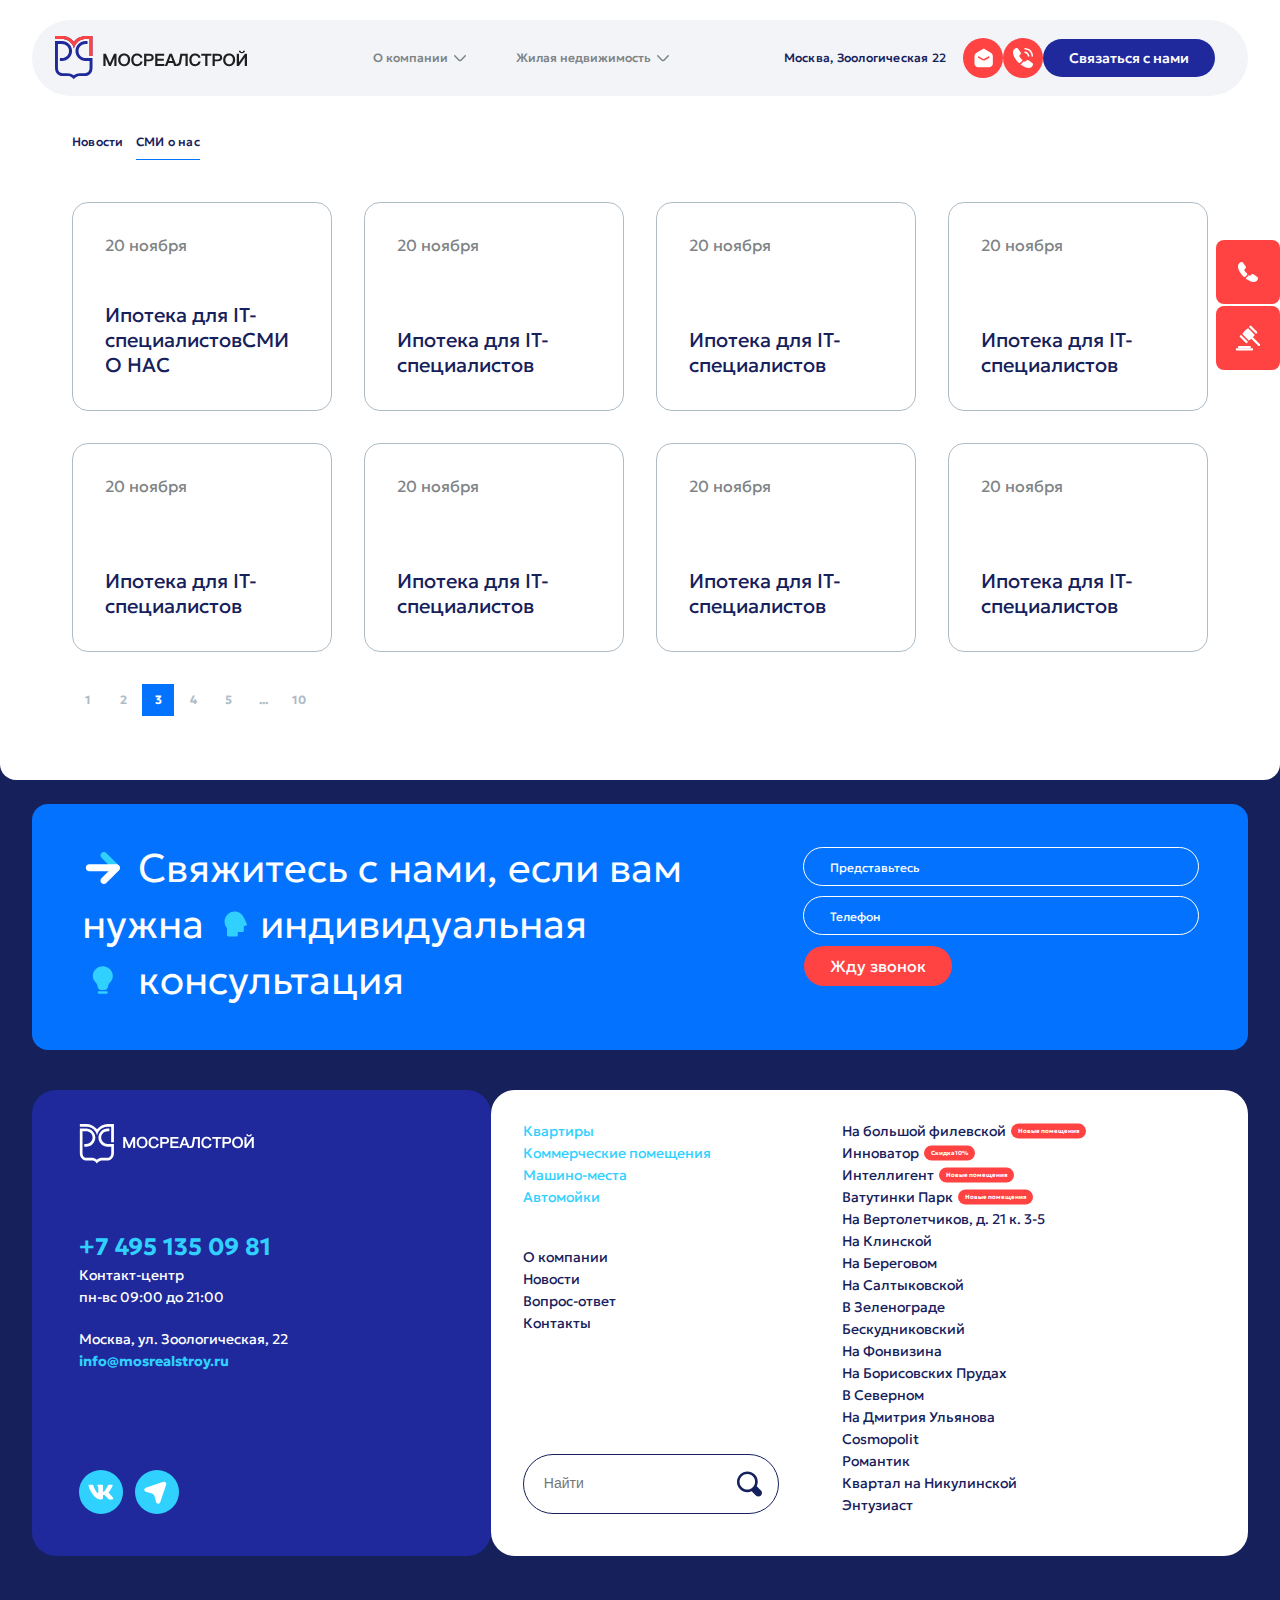
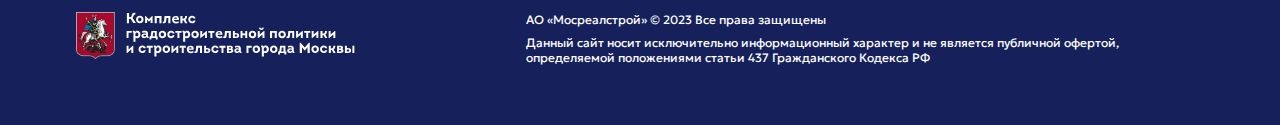
<file: smi.html>
<!DOCTYPE html>
<html lang="ru">
<head>
    <meta charset="UTF-8">
    <meta name="viewport" content="width=device-width, initial-scale=1, maximum-scale=1, user-scalable=0">
    <title>MSR</title>
    <link rel="stylesheet" href="style/reset.css">
    <link rel="stylesheet" href="lib/nouislider.min.css">
    <link rel="stylesheet" href="style/default.css">
    <link rel="stylesheet" href="style/style.css">
    <script src="lib/nouislider.min.js"></script>
    <script src="lib/dragscroll.js"></script>
    <script src="lib/jquery.js"></script>
    <link rel="stylesheet" href="https://cdnjs.cloudflare.com/ajax/libs/animate.css/4.1.1/animate.min.css">
    <link rel="stylesheet" href="style/header.css">
    <link rel="stylesheet" href="style/footer.css">
    <link rel="stylesheet" href="style/contacts.css">
    <link rel="stylesheet" href="style/news.css">
</head>
<body>

    <main>

        <form class="modal" id="callback-modal" style="display: none;">

            <div class="modal-wrap">

                <span class="modal-close-btn" id="modal-close-btn-01">
                    <svg width="14" height="14" viewBox="0 0 14 14" fill="none" xmlns="http://www.w3.org/2000/svg">
                        <path d="M13 1L1 13M1 1L13 13" stroke="black" stroke-width="2" stroke-linecap="round" stroke-linejoin="round"/>
                        </svg> 
                </span>

                <h2>Перезвоните мне</h2>

                <div class="input-grid">
                    <div class="input-wrap">
                        <span>ФИО</span>
                        <input type="text">
                    </div>
                    <div class="input-wrap">
                        <span>E-mail</span>
                        <input type="email">
                    </div>
                    <div class="input-wrap">
                        <span>Номер телефона</span>
                        <input type="tel" placeholder="+7">
                    </div>
                    <div class="input-wrap">
                        <span>Удобное время для звонка</span>
                        <input type="text">
                    </div>
                </div>

                <div class="modal-agreement">
                    <input type="checkbox" name="" id="modal-agreement-01" checked>
                    <label for="modal-agreement-01">
                        Согласие на получение данных об акция, скидках, новых услугах и предложениях
                    </label>

                </div>

                <div class="confirm-wrap">
                    <button class="btn btn-blue">Жду звонка</button>
                    <span>
                        Отправляя заявку, Вы даете согласие на обработку 
                        <a href="#">персональных данных</a>
                    </span>
                </div>

            </div>

            <div class="modal-backdrop"></div>

        </form>

        <div class="header-wrap">

                <!-- header checkboxes -->
                <input type="checkbox" id="mobile-menu-toggle" style="display: none;">
                <input type="checkbox" id="header-about-list-toggle" style="display: none;">
                <input type="checkbox" id="header-about-list-toggle02" style="display: none;">

                <header>

                    <a href="#" class="logo">
                        
                        <svg class="logo-icon" width="38" height="44" viewBox="0 0 38 44" fill="" xmlns="http://www.w3.org/2000/svg">
                            <path d="M30.478 0.0191383H37.2327L37.5029 0V20.023H34.4729V3.00179H30.8158C28.7661 3.00183 26.7501 3.51763 24.9568 4.50084C23.1635 5.48405 21.6517 6.90245 20.5631 8.62295C19.9534 9.5773 19.4824 10.6119 19.1639 11.6964L18.9082 12.5711L18.6525 11.6964C18.3377 10.6114 17.8683 9.57646 17.2582 8.62295C16.1668 6.89964 14.651 5.47958 12.8532 4.49626C11.0555 3.51295 9.03493 2.99867 6.98142 3.00179H0.00965895V0.0191383H6.95727C9.25777 0.00766882 11.5303 0.518705 13.6004 1.51303C15.6704 2.50736 17.4829 3.95851 18.8986 5.75501C20.2785 4.00803 22.0334 2.58701 24.0362 1.59495C26.0389 0.602891 28.2393 0.0646325 30.478 0.0191383Z" fill="#1F299C"/>
                            <path d="M27.8314 21.4635C28.6913 21.8196 29.6136 22.0042 30.5455 22.0067L37.5077 21.9636V31.772C37.5077 37.9046 33.4163 40.089 29.5854 40.089H25.0019C24.0562 40.0658 23.1152 40.2292 22.2339 40.5697C21.3526 40.9103 20.5484 41.4212 19.8683 42.0726L18.7538 43.3489L17.6393 42.0726C16.9623 41.417 16.1587 40.9034 15.2766 40.5625C14.3946 40.2217 13.4521 40.0606 12.5057 40.089H7.92222C4.09619 40.089 0 37.9046 0 31.772V4.94242H6.94767C9.62482 4.94999 12.1901 6.00696 14.0832 7.88239C15.9762 9.75782 17.0431 12.2993 17.0507 14.9515C17.0507 17.6087 15.9872 20.1576 14.0933 22.0392C12.1995 23.9208 9.62982 24.9817 6.94767 24.9893H4.90675V21.9636H6.94767C8.82407 21.9611 10.6228 21.2215 11.9496 19.907C13.2765 18.5926 14.023 16.8105 14.0256 14.9515C14.0153 13.0942 13.2628 11.3166 11.9326 10.0078C10.6025 8.69896 8.8031 7.96555 6.92835 7.96811H2.9286V31.8007C2.9286 33.813 3.56068 37.2019 7.90296 37.2019H12.4865C14.7427 37.1725 16.9463 37.8778 18.7587 39.2095C20.5644 37.8828 22.7587 37.1777 25.0067 37.2019H29.5902C33.9229 37.2019 34.5646 33.813 34.5646 31.8007V24.9893H30.5552C27.873 24.9817 25.3034 23.9208 23.4095 22.0392C21.5157 20.1576 20.4522 17.6087 20.4522 14.9515C20.4598 12.2993 21.5267 9.75782 23.4197 7.88239C25.3127 6.00696 27.878 4.94999 30.5552 4.94242H32.5189V7.93943H30.5552C28.6788 7.94196 26.88 8.68152 25.5532 9.996C24.2263 11.3105 23.4798 13.0926 23.4772 14.9515C23.4728 15.8748 23.6523 16.7899 24.0053 17.6445C24.3582 18.499 24.8778 19.2761 25.5344 19.9315C26.1909 20.5868 26.9715 21.1074 27.8314 21.4635Z" fill="#1F299C"/>
                            <path d="M30.4782 0.0191383H37.2329L37.5031 0V20.023H34.4731V3.00179H30.816C28.7664 3.00183 26.7504 3.51763 24.9571 4.50084C23.1638 5.48405 21.6519 6.90245 20.5634 8.62295C19.9537 9.5773 19.4826 10.6119 19.1642 11.6964L18.9084 12.5711L18.6527 11.6964C18.338 10.6114 17.8685 9.57646 17.2584 8.62295C16.167 6.89964 14.6512 5.47958 12.8535 4.49626C11.0557 3.51295 9.03516 2.99867 6.98165 3.00179H0.0098877V0.0191383H6.9575C9.258 0.00766882 11.5306 0.518705 13.6006 1.51303C15.6707 2.50736 17.4831 3.95851 18.8988 5.75501C20.2787 4.00803 22.0337 2.58701 24.0364 1.59495C26.0391 0.602891 28.2395 0.0646325 30.4782 0.0191383Z" fill="#FF4242"/>
                        </svg>
        
                        <svg class="logo-text" width="144" height="17" viewBox="0 0 144 17" fill="none" xmlns="http://www.w3.org/2000/svg">
                            <path d="M11.0104 3.74267H13.5241V15.9218H11.3047V7.99198L7.86947 15.9218H6.00229L2.58638 7.99198V15.9218H0.366943V3.72832H2.88069L6.94313 12.9965L11.0104 3.74267ZM21.1424 3.50846C21.9725 3.46956 22.8011 3.61161 23.5698 3.92463C24.3384 4.23765 25.0283 4.714 25.5908 5.32003C26.6671 6.58415 27.2219 8.2042 27.1444 9.85615C27.2204 11.5021 26.6654 13.1156 25.5908 14.3732C25.0258 14.975 24.335 15.4476 23.5668 15.758C22.7985 16.0684 21.9712 16.2091 21.1424 16.1704C20.3118 16.21 19.4825 16.0678 18.7136 15.7539C17.9448 15.4399 17.2552 14.962 16.694 14.354C15.633 13.0974 15.0856 11.4927 15.1597 9.85615C15.1597 7.97287 15.6422 6.51022 16.694 5.33914C17.7458 4.16807 19.2463 3.50846 21.1424 3.50846ZM23.9408 13.0683C24.6317 12.146 24.9733 11.0123 24.9057 9.86572C24.9714 8.70749 24.6304 7.56241 23.9408 6.62494C23.5945 6.23403 23.1618 5.92758 22.6765 5.72944C22.1911 5.53129 21.6661 5.44678 21.1424 5.48253C20.6107 5.45187 20.0792 5.54532 19.5906 5.75537C19.1021 5.96542 18.6701 6.2862 18.3296 6.69186C17.641 7.6044 17.2993 8.72825 17.3646 9.86572C17.3023 10.9969 17.6439 12.1138 18.3296 13.0204C18.673 13.4217 19.1059 13.7386 19.594 13.9459C20.0821 14.1533 20.6122 14.2455 21.1424 14.2154C21.6659 14.2452 22.1895 14.1575 22.674 13.9589C23.1585 13.7602 23.5916 13.4558 23.9408 13.0683ZM37.3536 11.6343C37.1902 12.4024 36.7766 13.096 36.1763 13.6084C35.5833 14.0256 34.8671 14.2358 34.1403 14.2058C32.8714 14.2058 31.9209 13.8091 31.313 13.03C30.7051 12.2509 30.4735 11.2328 30.4735 9.85615C30.4064 8.74308 30.7079 7.63872 31.3323 6.71097C31.6505 6.29182 32.0701 5.95873 32.5524 5.74239C33.0347 5.52604 33.5641 5.43342 34.092 5.47299C34.7995 5.43773 35.5011 5.61608 36.104 5.98445C36.664 6.38104 37.0505 6.97414 37.1847 7.64306V7.73388H39.3462V7.59527C39.2091 6.43858 38.6246 5.37966 37.7155 4.6413C36.6908 3.85683 35.4197 3.45567 34.1258 3.50846C32.1573 3.50846 30.6424 4.15853 29.6195 5.44432C28.6644 6.71466 28.1835 8.27387 28.2589 9.85615C28.2589 11.6868 28.698 13.1686 29.5664 14.2489C30.5748 15.5203 32.1187 16.1608 34.1548 16.1608C35.3946 16.1875 36.6053 15.7871 37.5804 15.028C38.6199 14.1881 39.3076 12.9957 39.5103 11.6821L39.5392 11.5387H37.3729L37.3536 11.6343ZM46.2601 3.73789C49.2466 3.73789 50.7568 5.01412 50.7568 7.52834C50.7568 10.0426 49.2322 11.3523 46.2263 11.3523H43.3315V15.9409H41.1121V3.74267H46.236M43.3411 9.43552H46.0912C46.7399 9.48345 47.3876 9.32974 47.9439 8.99578C48.1457 8.81172 48.3016 8.58387 48.3995 8.33011C48.4975 8.07634 48.5347 7.80356 48.5084 7.53313C48.5353 7.26561 48.4968 6.99559 48.396 6.74598C48.2952 6.49637 48.1352 6.2745 47.9295 6.09916C47.3817 5.75719 46.7364 5.60115 46.0912 5.65463H43.3411V9.43552ZM54.4381 10.6496H60.7585V8.73764H54.4381V5.66417H61.1638V3.75221H52.2138V15.9218H61.4243V14.0099H54.4139L54.4381 10.6496ZM77.346 3.74267H84.7038V15.9218H82.4844V5.64028H79.276L78.1422 12.6094C78.0449 13.5394 77.655 14.4155 77.0276 15.114C76.3607 15.6848 75.495 15.9747 74.6152 15.9218H71.2669L70.1716 12.9248H65.2841L64.1841 15.9218H61.8103L66.5193 3.72832H68.9317L73.5104 15.592V13.8091H74.1376C74.4999 13.8191 74.8587 13.7368 75.1797 13.5701C75.3834 13.4302 75.5544 13.2486 75.6809 13.0374C75.8074 12.8263 75.8867 12.5906 75.9131 12.3465L77.346 3.74267ZM67.7303 6.2282L65.9596 11.0894H69.4865L67.7303 6.2282ZM95.4148 11.6199C95.2514 12.388 94.8378 13.0817 94.2375 13.594C93.6445 14.0113 92.9283 14.2215 92.2015 14.1915C90.9326 14.1915 89.9821 13.7948 89.3742 13.0157C88.7663 12.2365 88.5347 11.2184 88.5347 9.84183C88.4676 8.72875 88.7691 7.6244 89.3935 6.69665C89.7117 6.2775 90.1313 5.94441 90.6136 5.72806C91.0959 5.51172 91.6253 5.41906 92.1532 5.45864C92.8608 5.42247 93.5626 5.60088 94.1652 5.97009C94.7252 6.36669 95.1117 6.95982 95.2459 7.62873V7.71955H97.4074V7.58091C97.2648 6.4249 96.6792 5.36737 95.7718 4.62694C94.7472 3.84248 93.476 3.44132 92.1822 3.49411C90.2137 3.49411 88.6987 4.14417 87.6758 5.42996C86.7207 6.7003 86.2399 8.25954 86.3153 9.84183C86.3153 11.6725 86.7543 13.1543 87.6228 14.2345C88.6312 15.506 90.1751 16.1465 92.216 16.1465C93.4548 16.1761 94.6649 15.7753 95.6367 15.0136C96.6777 14.1749 97.3657 12.982 97.5666 11.6677L97.5956 11.5243H95.4293L95.4148 11.6199ZM98.2662 5.64028H102.223V15.9218H104.442V5.64028H108.398V3.72832H98.2662V5.64028ZM114.719 3.72832C117.7 3.72832 119.215 5.00455 119.215 7.51877C119.215 10.033 117.691 11.3427 114.68 11.3427H111.785V15.9314H109.566V3.73311H114.695M111.8 9.42595H114.555C115.203 9.47389 115.851 9.32017 116.407 8.98621C116.607 8.80103 116.762 8.57288 116.859 8.31931C116.956 8.06575 116.993 7.79352 116.967 7.52356C116.994 7.2565 116.955 6.987 116.856 6.73755C116.756 6.48809 116.597 6.26592 116.393 6.08959C115.845 5.74826 115.2 5.59228 114.555 5.64506H111.8V9.42595ZM126.144 3.49411C126.974 3.45521 127.802 3.59729 128.571 3.91031C129.34 4.22333 130.03 4.69964 130.592 5.30568C131.667 6.57074 132.221 8.19014 132.146 9.84183C132.22 11.4875 131.665 13.1003 130.592 14.3588C130.027 14.9609 129.337 15.4337 128.568 15.7441C127.8 16.0545 126.973 16.1951 126.144 16.156C125.312 16.1954 124.482 16.0531 123.713 15.7392C122.943 15.4253 122.253 14.9475 121.69 14.3397C120.632 13.0819 120.084 11.4781 120.156 9.84183C120.156 7.95855 120.639 6.49589 121.69 5.32482C122.742 4.15374 124.243 3.49411 126.144 3.49411ZM126.144 5.45386C125.611 5.42452 125.079 5.51906 124.59 5.72987C124.1 5.94068 123.668 6.26193 123.326 6.66797C122.64 7.58162 122.298 8.70465 122.361 9.84183C122.301 10.9728 122.642 12.089 123.326 12.9965C123.671 13.3977 124.104 13.7143 124.593 13.9216C125.082 14.1289 125.613 14.2213 126.144 14.1915C126.667 14.2203 127.19 14.1321 127.675 13.9335C128.159 13.7349 128.592 13.4311 128.942 13.0443C129.633 12.1221 129.975 10.9884 129.907 9.84183C129.975 8.68336 129.634 7.53763 128.942 6.60104C128.597 6.20965 128.165 5.90248 127.681 5.7035C127.196 5.50451 126.672 5.41907 126.149 5.45386M136.724 2.58592C137.369 2.99257 138.128 3.18357 138.891 3.13084C139.654 3.18158 140.415 2.99076 141.062 2.58592C141.58 2.14854 141.914 1.53457 141.998 0.865169V0.726562H140.251V0.831706C140.23 1.15453 140.092 1.45873 139.86 1.6873C139.57 1.86064 139.233 1.9408 138.896 1.91675C138.558 1.94516 138.22 1.86647 137.931 1.69208C137.693 1.464 137.551 1.15465 137.535 0.826922V0.726562H135.784V0.865169C135.811 1.20357 135.907 1.53297 136.066 1.8336C136.226 2.13424 136.444 2.39988 136.71 2.6146M141.887 3.74267L135.972 12.3082V3.74267H133.752V15.9218H135.919L141.766 7.4662V15.9218H144V3.72832L141.887 3.74267Z" fill="#1E2020"/>
                        </svg>
                            
                            
                    </a>
        
                    <div class="drop-down">
                        <ul id="dropDownUl">
                            <li><label for="header-about-list-toggle"><p>О компании</p><img src="./img/icons/header-arrow-down.svg" alt=""></label></li>
                            <li hidden><a href="#">Вопрос-ответ</a></li>
                            <li hidden><a href="#">Новости</a></li>
                            <li hidden><a href="#">Контакты</a></li>
                        </ul>
    
                    </div>

                    <div class="drop-down drop-down-02">
                        <ul id="dropDownUl02">
                            <li><label for="header-about-list-toggle02"><p>Жилая недвижимость</p><img src="./img/icons/header-arrow-down.svg" alt=""></label></li>
                            <li hidden><a href="#">Коммерческая недвижимость</a></li>
                            <li hidden><a href="#">Машиноместа и кладовые</a></li>
                            <li hidden><a href="#">Автомойки</a> </li>
                        </ul>

                    </div>
        
                    <div class="info-wrap">
                        <p class="adress">Москва, Зоологическая 22</p>
                        <a href="#">
                            <svg width="21" height="20" viewBox="0 0 21 20" fill="none" xmlns="http://www.w3.org/2000/svg">
                                <path d="M19.8336 8.2375V15.8295C19.8336 17.6649 18.3336 19.1666 16.5002 19.1666H4.83358C3.00024 19.1666 1.50024 17.6649 1.50024 15.8295V8.2375C1.50024 6.73579 2.25024 5.40094 3.58358 4.65009L9.50024 1.14611C10.2502 0.728967 11.1669 0.728967 11.9169 1.14611L17.8336 4.65009C19.0836 5.31751 19.8336 6.73579 19.8336 8.2375Z" fill="white"/>
                                <path d="M10.6494 12.4999C10.1712 12.4999 9.61324 12.341 9.21472 12.1027L5.22953 9.79865C4.83101 9.5603 4.75131 9.08361 4.91071 8.68636C5.07012 8.36856 5.62805 8.20966 5.94686 8.44801L9.93205 10.752C10.3306 10.9904 10.8885 10.9904 11.287 10.752L15.2722 8.44801C15.6707 8.20966 16.1489 8.36856 16.3881 8.76581C16.6272 9.16305 16.4678 9.63975 16.0692 9.8781L12.0841 12.1821C11.6855 12.341 11.1276 12.4999 10.6494 12.4999Z" fill="#FF4242"/>
                            </svg>      
                        </a>
                        <a href="#">
                            <svg width="24" height="24" viewBox="0 0 24 24" fill="none" xmlns="http://www.w3.org/2000/svg">
                                <path d="M17.62 10.7501C17.19 10.7501 16.85 10.4001 16.85 9.9801C16.85 9.6101 16.48 8.8401 15.86 8.1701C15.25 7.5201 14.58 7.1401 14.02 7.1401C13.59 7.1401 13.25 6.7901 13.25 6.3701C13.25 5.9501 13.6 5.6001 14.02 5.6001C15.02 5.6001 16.07 6.1401 16.99 7.1101C17.85 8.0201 18.4 9.1501 18.4 9.9701C18.4 10.4001 18.05 10.7501 17.62 10.7501Z" fill="white"/>
                                <path d="M21.23 10.75C20.8 10.75 20.46 10.4 20.46 9.98C20.46 6.43 17.57 3.55 14.03 3.55C13.6 3.55 13.26 3.2 13.26 2.78C13.26 2.36 13.6 2 14.02 2C18.42 2 22 5.58 22 9.98C22 10.4 21.65 10.75 21.23 10.75Z" fill="white"/>
                                <path d="M11.05 14.95L9.2 16.8C8.81 17.19 8.19 17.19 7.79 16.81C7.68 16.7 7.57 16.6 7.46 16.49C6.43 15.45 5.5 14.36 4.67 13.22C3.85 12.08 3.19 10.94 2.71 9.81C2.24 8.67 2 7.58 2 6.54C2 5.86 2.12 5.21 2.36 4.61C2.6 4 2.98 3.44 3.51 2.94C4.15 2.31 4.85 2 5.59 2C5.87 2 6.15 2.06 6.4 2.18C6.66 2.3 6.89 2.48 7.07 2.74L9.39 6.01C9.57 6.26 9.7 6.49 9.79 6.71C9.88 6.92 9.93 7.13 9.93 7.32C9.93 7.56 9.86 7.8 9.72 8.03C9.59 8.26 9.4 8.5 9.16 8.74L8.4 9.53C8.29 9.64 8.24 9.77 8.24 9.93C8.24 10.01 8.25 10.08 8.27 10.16C8.3 10.24 8.33 10.3 8.35 10.36C8.53 10.69 8.84 11.12 9.28 11.64C9.73 12.16 10.21 12.69 10.73 13.22C10.83 13.32 10.94 13.42 11.04 13.52C11.44 13.91 11.45 14.55 11.05 14.95Z" fill="white"/>
                                <path d="M21.9701 18.33C21.9701 18.61 21.9201 18.9 21.8201 19.18C21.7901 19.26 21.7601 19.34 21.7201 19.42C21.5501 19.78 21.3301 20.12 21.0401 20.44C20.5501 20.98 20.0101 21.37 19.4001 21.62C19.3901 21.62 19.3801 21.63 19.3701 21.63C18.7801 21.87 18.1401 22 17.4501 22C16.4301 22 15.3401 21.76 14.1901 21.27C13.0401 20.78 11.8901 20.12 10.7501 19.29C10.3601 19 9.9701 18.71 9.6001 18.4L12.8701 15.13C13.1501 15.34 13.4001 15.5 13.6101 15.61C13.6601 15.63 13.7201 15.66 13.7901 15.69C13.8701 15.72 13.9501 15.73 14.0401 15.73C14.2101 15.73 14.3401 15.67 14.4501 15.56L15.2101 14.81C15.4601 14.56 15.7001 14.37 15.9301 14.25C16.1601 14.11 16.3901 14.04 16.6401 14.04C16.8301 14.04 17.0301 14.08 17.2501 14.17C17.4701 14.26 17.7001 14.39 17.9501 14.56L21.2601 16.91C21.5201 17.09 21.7001 17.3 21.8101 17.55C21.9101 17.8 21.9701 18.05 21.9701 18.33Z" fill="white"/>
                            </svg> 
                        </a>
                        <button class="btn btn-blue open-callback-modal">
                            Связаться с нами
                        </button>
                    </div>
        
                    <!-- MOBILE HEADER MENU -->
        
                    <label for="mobile-menu-toggle" id="mobile-menu-label">
        
                        <span></span>
                        <span></span>
                        <span></span>
                                    
                    </label>
        
                    <div class="header-menu">
        
                        <div class="header-menu-wrap">
        
                            <ul class="filter-list">
                                <li><a href="#">Квартиры</a></li>
                                <li><a href="#">Коммерческие помещения</a></li>
                                <li><a href="#">Машино-места</a></li>
                                <li><a href="#">Автомойки</a></li>
                            </ul>
        
                            <ul class="about-list">
                                <li><a href="#">О компании</a></li>
                                <li><a href="#">Новости</a></li>
                                <li><a href="#">Вопрос-ответ</a></li>
                                <li><a href="#">Контакты</a></li>
                            </ul>
        
                            <div class="mobile-info-wrap">
        
                                <a href="#">+7 495 135 09 81</a>
                                <span>Контакт-центр</span>
                                <span>пн-вс 09:00 до 21:00</span>
        
                            </div>
                    
                        </div>
        
                    </div> 
        
                </header>

                <div id="mobile-menu-backdrop"></div>


        </div>

    

        <div class="section-expert-estate-callback">
            <span class="open-callback-modal" href="#"><img src="./img/icons/telephone.svg" alt=""></span>
             <a href="#"><img src="./img/icons/hammer.svg" alt=""></a>
         </div>

                 <!-- SECTION NEWS ABOUT MENU RADIO -->

                 <input type="radio" name="section-news-radio" id="section-news-radio-01">
                 <input type="radio" name="section-news-radio" id="section-news-radio-02"  checked>
     
             <!--  -->

         <section class="news">

            <div class="section-wrap">
                <nav class="section-news-nav-menu">
                    <ul>
                        <li><a href="news.html" for="section-news-radio-01">Новости</a></li>
                        <li><a href="smi.html" for="section-news-radio-02">СМИ о нас</a></li>
                    </ul>
                </nav>
            </div>

            <div class="news-container section-wrap news-radio-01">

                <a href="#" class="news-item">
                    <span>20 ноября</span>
                    <span>Ипотека для IT-специалистовСМИ О НАС</span>
                </a>
                
                <a href="#" class="news-item">
                    <span>20 ноября</span>
                    <span>Ипотека для IT-специалистов</span>
                </a>

                <a href="#" class="news-item">
                    <span>20 ноября</span>
                    <span>Ипотека для IT-специалистов</span>
                </a>

                <a href="#" class="news-item">
                    <span>20 ноября</span>
                    <span>Ипотека для IT-специалистов</span>
                </a>

                <a href="#" class="news-item">
                    <span>20 ноября</span>
                    <span>Ипотека для IT-специалистов</span>
                </a>

                <a href="#" class="news-item">
                    <span>20 ноября</span>
                    <span>Ипотека для IT-специалистов</span>
                </a>

                <a href="#" class="news-item">
                    <span>20 ноября</span>
                    <span>Ипотека для IT-специалистов</span>
                </a>

                <a href="#" class="news-item">
                    <span>20 ноября</span>
                    <span>Ипотека для IT-специалистов</span>
                </a>

            </div>

            <div class="news-link section-wrap">
                <a href="#">1</a>
                <a href="#">2</a>
                <a href="#" class="news-active-link">3</a>
                <a href="#">4</a>
                <a href="#">5</a>
                <a href="#">...</a>
                <a href="#">10</a>
            </div>

         </section>

        <footer id="footer">

            <div class="section-wrap">

                <div class="footer-callback">

                    <div class="footer-callback-text-wrap">
                        <p >
                            <span>
                            <svg width="41" height="40" viewBox="0 0 41 40" fill="none" xmlns="http://www.w3.org/2000/svg">
                                <path d="M37.7975 19.9282C37.7973 20.8304 37.4405 21.6956 36.8055 22.3335C36.1705 22.9713 35.3095 23.3295 34.4117 23.3295C33.5139 23.3295 32.6528 22.9713 32.0179 22.3335L19.4903 9.74584C18.8556 9.10786 18.499 8.24269 18.499 7.34058C18.499 6.43848 18.8556 5.5733 19.4903 4.93532C20.1253 4.29753 20.9863 3.93925 21.8841 3.93925C22.7819 3.93925 23.643 4.29753 24.2779 4.93532L36.8055 17.523C37.4405 18.1608 37.7973 19.026 37.7975 19.9282Z" fill="#30D1FF"/>
                                <path d="M37.7974 19.7316C37.7974 20.6339 37.4406 21.4992 36.8057 22.1372C36.1707 22.7752 35.3095 23.1337 34.4115 23.1337L7.18319 23.1337C6.28521 23.1337 5.42401 22.7752 4.78905 22.1372C4.15408 21.4992 3.79736 20.6339 3.79736 19.7316C3.79736 18.8293 4.15408 17.964 4.78905 17.326C5.42401 16.688 6.28521 16.3295 7.18319 16.3295L34.4115 16.3295C35.3095 16.3295 36.1707 16.688 36.8057 17.326C37.4406 17.964 37.7974 18.8293 37.7974 19.7316Z" fill="white"/>
                                <path d="M37.7975 20.0718C37.7973 20.974 37.4405 21.8392 36.8055 22.477L24.2779 35.0647C23.643 35.7025 22.7819 36.0607 21.8841 36.0607C20.9863 36.0607 20.1253 35.7025 19.4903 35.0647C18.8556 34.4267 18.499 33.5615 18.499 32.6594C18.499 31.7573 18.8556 30.8921 19.4903 30.2542L32.0179 17.6665C32.6528 17.0287 33.5139 16.6704 34.4117 16.6704C35.3095 16.6704 36.1705 17.0287 36.8055 17.6665C37.4405 18.3044 37.7973 19.1696 37.7975 20.0718Z" fill="white"/>
                            </svg>
                            </span>
                            Свяжитесь с нами, если вам </p><br>
                        <p>
                            нужна
                            <span style="margin-inline: 12px 4px;">
                                <svg  width="24" height="26" viewBox="0 0 24 26" fill="none" xmlns="http://www.w3.org/2000/svg">
                                    <path d="M22.2605 14.5704L19.8479 15.3241V19.8467C19.8479 20.4749 19.34 20.9774 18.7051 20.9774H13.753V24.3693C13.753 24.9975 13.2451 25.5 12.6102 25.5H4.10273C3.46784 25.5 2.95993 24.9975 2.95993 24.3693V17.0829C1.4362 15.4497 0.547363 13.1884 0.547363 10.6759C0.547363 5.02261 5.11855 0.5 10.8325 0.5C11.8483 0.5 12.8642 0.625628 13.626 1.00251C16.4195 1.88191 18.5781 3.89196 19.8479 6.53015L22.8954 13.0628C23.2763 13.5653 22.8954 14.3191 22.2605 14.5704Z" fill="#30D1FF"/>
                                </svg>  
                            </span>
                            индивидуальная
                        </p><br>
                        <p>
                            <span>
                                <svg width="21" height="28" viewBox="0 0 21 28" fill="none" xmlns="http://www.w3.org/2000/svg">
                                    <path d="M20.6102 8.22654C19.9711 4.4064 16.7754 1.20242 12.8129 0.463038C9.87291 -0.153113 6.80512 0.586268 4.50428 2.43472C2.07561 4.28317 0.797363 6.99424 0.797363 9.82853C0.797363 12.4164 1.81996 14.7577 3.73733 16.6062C4.6321 17.4688 5.1434 18.4546 5.39905 19.5637L5.6547 21.1657C6.03817 22.7677 7.44424 24 9.23379 24H12.3016C13.9633 24 15.4972 22.7677 15.8807 21.1657L16.2641 19.5637C16.5198 18.4546 17.0311 17.4688 17.9259 16.6062C20.2267 14.388 21.2493 11.3073 20.6102 8.22654Z" fill="#30D1FF"/>
                                    <path d="M14.3307 25.25H7.1307C6.3307 25.25 5.79736 25.75 5.79736 26.5C5.79736 27.25 6.3307 27.75 7.1307 27.75H14.464C15.264 27.75 15.7974 27.25 15.7974 26.5C15.7974 25.75 15.1307 25.25 14.3307 25.25Z" fill="#30D1FF"/>
                                </svg>    
                            </span>
                            консультация
                        </p>
                    </div>

                    <div class="footer-callback-text-wrap-mobile">

                        <div>
                            <span style="margin-right:15px ;">
                                <svg  width="32" height="32" viewBox="0 0 32 32" fill="none" xmlns="http://www.w3.org/2000/svg">
                                    <path d="M31.8189 15.9332C31.8187 16.7727 31.4867 17.5778 30.8958 18.1713C30.305 18.7648 29.5038 19.0982 28.6683 19.0982C27.8329 19.0982 27.0317 18.7648 26.4409 18.1713L14.7838 6.45832C14.1931 5.86467 13.8613 5.05961 13.8613 4.22019C13.8613 3.38077 14.1931 2.57571 14.7838 1.98206C15.3746 1.38858 16.1758 1.05519 17.0112 1.05519C17.8467 1.05519 18.6479 1.38858 19.2387 1.98206L30.8958 13.6951C31.4867 14.2886 31.8187 15.0937 31.8189 15.9332Z" fill="#30D1FF"/>
                                    <path d="M31.8187 15.7503C31.8187 16.5899 31.4868 17.3951 30.8959 17.9887C30.3051 18.5824 29.5037 18.9159 28.6681 18.9159L3.33169 18.9159C2.49611 18.9159 1.69475 18.5824 1.1039 17.9887C0.513056 17.3951 0.181122 16.5899 0.181122 15.7503C0.181122 14.9107 0.513056 14.1055 1.1039 13.5118C1.69475 12.9181 2.49611 12.5846 3.33169 12.5846L28.6681 12.5846C29.5037 12.5846 30.3051 12.9181 30.8959 13.5118C31.4868 14.1055 31.8187 14.9107 31.8187 15.7503Z" fill="white"/>
                                    <path d="M31.8188 16.0668C31.8187 16.9063 31.4866 17.7114 30.8957 18.305L19.2386 30.018C18.6478 30.6114 17.8466 30.9448 17.0112 30.9448C16.1757 30.9448 15.3745 30.6114 14.7837 30.018C14.1931 29.4243 13.8613 28.6193 13.8613 27.7798C13.8613 26.9404 14.1931 26.1353 14.7837 25.5417L26.4408 13.8287C27.0316 13.2352 27.8328 12.9018 28.6683 12.9018C29.5037 12.9018 30.3049 13.2352 30.8957 13.8287C31.4866 14.4222 31.8187 15.2273 31.8188 16.0668Z" fill="white"/>
                                </svg>
                            </span>
                            <p>Свяжитесь с нами,</p>
                        </div>

                        <div>
                            <p>если вам  нужна</p>
                        </div>

                        <div>
                            <span>
                                <svg width="22" height="24" viewBox="0 0 22 24" fill="none" xmlns="http://www.w3.org/2000/svg">
                                    <path d="M20.7361 13.4612L18.4912 14.1626V18.371C18.4912 18.9555 18.0186 19.4231 17.4278 19.4231H12.8198V22.5794C12.8198 23.1639 12.3471 23.6315 11.7564 23.6315H3.84001C3.24923 23.6315 2.77661 23.1639 2.77661 22.5794V15.7992C1.35876 14.2795 0.531677 12.1754 0.531677 9.83737C0.531677 4.57691 4.78524 0.368546 10.1022 0.368546C11.0474 0.368546 11.9927 0.485445 12.7016 0.836142C15.301 1.65444 17.3096 3.52482 18.4912 5.9797L21.3269 12.0585C21.6813 12.5261 21.3269 13.2274 20.7361 13.4612Z" fill="#30D1FF"/>
                                </svg>
                            </span>
                            <p>индивидуальная</p>
                        </div>

                        <div>
                            <span style="margin-right:15px ;">
                                <svg width="20" height="26" viewBox="0 0 20 26" fill="none" xmlns="http://www.w3.org/2000/svg">
                                    <path d="M19.131 7.6277C18.5363 4.073 15.5627 1.09164 11.8755 0.403634C9.13977 -0.169705 6.28514 0.518302 4.14417 2.23832C1.88425 3.95833 0.694824 6.48103 0.694824 9.11838C0.694824 11.5264 1.64637 13.7051 3.43051 15.4251C4.26311 16.2278 4.73889 17.1451 4.97677 18.1771L5.21466 19.6678C5.57149 21.1585 6.87986 22.3052 8.54506 22.3052H11.3997C12.9459 22.3052 14.3733 21.1585 14.7301 19.6678L15.0869 18.1771C15.3248 17.1451 15.8006 16.2278 16.6332 15.4251C18.7742 13.3611 19.7257 10.4944 19.131 7.6277Z" fill="#30D1FF"/>
                                    <path d="M13.2878 23.4683H6.5881C5.84368 23.4683 5.34741 23.9336 5.34741 24.6315C5.34741 25.3294 5.84368 25.7946 6.5881 25.7946H13.4119C14.1563 25.7946 14.6526 25.3294 14.6526 24.6315C14.6526 23.9336 14.0322 23.4683 13.2878 23.4683Z" fill="#30D1FF"/>
                                </svg>
                            </span>
                            <p>консультация</p>    
                        </div>

                    </div>

                
                    <form action="action">
                        <input type="text" class="btn" placeholder="Представьтесь">
                        <input type="tel" class="btn" placeholder="Телефон">
                        <input type="submit" class="btn btn-red" value="Жду звонок">
                    </form>

                </div>

                <div class="footer-main">

                    <div class="footer-main-left">

                        <svg width="175" height="40" viewBox="0 0 175 40" fill="none" xmlns="http://www.w3.org/2000/svg">
                            <path d="M53.8968 12.9479H56.1817V24.0188H54.1643V16.8105L51.0417 24.0188H49.3444L46.2393 16.8105V24.0188H44.2219V12.9349H46.5069L50.1996 21.3597L53.8968 12.9479ZM63.1068 12.735C63.8614 12.6997 64.6146 12.8288 65.3133 13.1133C66.012 13.3979 66.6391 13.8309 67.1504 14.3817C68.1287 15.5308 68.6331 17.0034 68.5626 18.5051C68.6317 20.0012 68.1272 21.4679 67.1504 22.611C66.6367 23.1582 66.0089 23.5877 65.3105 23.8699C64.6122 24.152 63.8601 24.28 63.1068 24.2447C62.3517 24.2808 61.5979 24.1515 60.899 23.8661C60.2001 23.5807 59.5733 23.1463 59.0631 22.5936C58.0987 21.4514 57.6012 19.9927 57.6685 18.5051C57.6685 16.7932 58.107 15.4636 59.0631 14.3991C60.0192 13.3346 61.3832 12.735 63.1068 12.735ZM65.6505 21.4249C66.2786 20.5865 66.5891 19.556 66.5276 18.5138C66.5873 17.4609 66.2774 16.4201 65.6505 15.5679C65.3357 15.2126 64.9425 14.934 64.5012 14.7539C64.06 14.5738 63.5828 14.497 63.1068 14.5295C62.6235 14.5016 62.1403 14.5865 61.6962 14.7775C61.2521 14.9684 60.8595 15.26 60.5499 15.6287C59.924 16.4582 59.6134 17.4798 59.6728 18.5138C59.6161 19.5421 59.9266 20.5573 60.5499 21.3814C60.8621 21.7462 61.2556 22.0342 61.6993 22.2227C62.143 22.4112 62.6248 22.495 63.1068 22.4677C63.5827 22.4947 64.0586 22.415 64.499 22.2344C64.9394 22.0539 65.3331 21.7772 65.6505 21.4249ZM77.8428 20.1214C77.6943 20.8196 77.3183 21.4501 76.7727 21.9158C76.2336 22.2951 75.5825 22.4862 74.9219 22.459C73.7685 22.459 72.9045 22.0983 72.3519 21.3901C71.7993 20.6819 71.5887 19.7564 71.5887 18.5051C71.5277 17.4933 71.8019 16.4894 72.3694 15.6461C72.6587 15.2651 73.0401 14.9623 73.4785 14.7657C73.9169 14.569 74.3982 14.4848 74.878 14.5208C75.5211 14.4887 76.1589 14.6508 76.7069 14.9857C77.216 15.3462 77.5673 15.8853 77.6893 16.4934V16.5759H79.6541V16.4499C79.5295 15.3985 78.9981 14.4359 78.1717 13.7648C77.2403 13.0517 76.0848 12.687 74.9087 12.735C73.1194 12.735 71.7423 13.3259 70.8125 14.4947C69.9442 15.6495 69.5071 17.0668 69.5757 18.5051C69.5757 20.1692 69.9748 21.5161 70.7642 22.4981C71.6808 23.6538 73.0843 24.236 74.935 24.236C76.062 24.2603 77.1626 23.8964 78.0489 23.2063C78.9939 22.4428 79.619 21.359 79.8032 20.1648L79.8295 20.0345H77.8603L77.8428 20.1214ZM85.9388 12.9436C88.6536 12.9436 90.0263 14.1037 90.0263 16.3891C90.0263 18.6745 88.6404 19.865 85.9081 19.865H83.2767V24.0362H81.2593V12.9479H85.9169M83.2855 18.1227H85.7853C86.375 18.1663 86.9637 18.0266 87.4694 17.723C87.6528 17.5557 87.7945 17.3486 87.8836 17.1179C87.9726 16.8872 88.0065 16.6393 87.9826 16.3934C88.007 16.1503 87.9719 15.9048 87.8803 15.6779C87.7887 15.451 87.6433 15.2494 87.4563 15.09C86.9584 14.7791 86.3718 14.6373 85.7853 14.6859H83.2855V18.1227ZM93.3726 19.2263H99.1179V17.4883H93.3726V14.6946H99.4863V12.9566H91.3508V24.0188H99.7231V22.2808H93.3507L93.3726 19.2263ZM114.196 12.9479H120.884V24.0188H118.867V14.6728H115.95L114.92 21.0078C114.831 21.8531 114.477 22.6496 113.907 23.2845C113.3 23.8033 112.513 24.0669 111.714 24.0188H108.67L107.674 21.2945H103.232L102.232 24.0188H100.074L104.354 12.9349H106.547L110.709 23.719V22.0983H111.279C111.609 22.1074 111.935 22.0326 112.227 21.8811C112.412 21.7539 112.567 21.5888 112.682 21.3969C112.797 21.2049 112.869 20.9907 112.893 20.7688L114.196 12.9479ZM105.455 15.2073L103.846 19.6261H107.052L105.455 15.2073ZM130.621 20.1084C130.472 20.8066 130.096 21.4371 129.55 21.9028C129.011 22.2821 128.36 22.4732 127.7 22.4459C126.546 22.4459 125.682 22.0853 125.13 21.3771C124.577 20.6688 124.366 19.7434 124.366 18.4921C124.305 17.4803 124.58 16.4764 125.147 15.6331C125.436 15.2521 125.818 14.9493 126.256 14.7526C126.695 14.556 127.176 14.4718 127.656 14.5077C128.299 14.4748 128.937 14.637 129.485 14.9726C129.994 15.3332 130.345 15.8723 130.467 16.4803V16.5629H132.432V16.4369C132.302 15.3861 131.77 14.4248 130.945 13.7517C130.014 13.0386 128.858 12.674 127.682 12.722C125.893 12.722 124.516 13.3129 123.586 14.4817C122.718 15.6364 122.28 17.0538 122.349 18.4921C122.349 20.1562 122.748 21.5031 123.538 22.485C124.454 23.6408 125.858 24.223 127.713 24.223C128.839 24.2499 129.939 23.8856 130.822 23.1932C131.768 22.4309 132.394 21.3465 132.577 20.1518L132.603 20.0215H130.634L130.621 20.1084ZM133.212 14.6728H136.809V24.0188H138.826V14.6728H142.422V12.9349H133.212V14.6728ZM148.168 12.9349C150.878 12.9349 152.255 14.095 152.255 16.3804C152.255 18.6658 150.869 19.8563 148.133 19.8563H145.501V24.0275H143.484V12.9392H148.146M145.514 18.114H148.019C148.608 18.1576 149.197 18.0179 149.703 17.7143C149.885 17.546 150.025 17.3386 150.113 17.1081C150.201 16.8776 150.235 16.6301 150.212 16.3847C150.236 16.142 150.201 15.897 150.11 15.6703C150.019 15.4435 149.875 15.2416 149.69 15.0813C149.191 14.771 148.605 14.6292 148.019 14.6772H145.514V18.114ZM158.553 12.722C159.308 12.6866 160.061 12.8158 160.76 13.1003C161.458 13.3848 162.085 13.8178 162.597 14.3687C163.574 15.5186 164.078 16.9907 164.009 18.4921C164.076 19.988 163.572 21.454 162.597 22.598C162.083 23.1453 161.455 23.5751 160.757 23.8573C160.059 24.1394 159.307 24.2672 158.553 24.2317C157.797 24.2675 157.043 24.1381 156.344 23.8528C155.644 23.5674 155.016 23.1331 154.505 22.5806C153.543 21.4373 153.045 19.9794 153.11 18.4921C153.11 16.7802 153.549 15.4506 154.505 14.3861C155.461 13.3216 156.825 12.722 158.553 12.722ZM158.553 14.5034C158.069 14.4767 157.585 14.5627 157.14 14.7543C156.696 14.9459 156.302 15.2379 155.992 15.607C155.368 16.4375 155.058 17.4584 155.115 18.4921C155.06 19.5201 155.37 20.5347 155.992 21.3597C156.305 21.7243 156.699 22.0121 157.144 22.2005C157.588 22.389 158.071 22.473 158.553 22.4459C159.029 22.4721 159.505 22.3919 159.945 22.2114C160.385 22.0309 160.779 21.7547 161.097 21.4031C161.725 20.5648 162.035 19.5343 161.974 18.4921C162.036 17.439 161.725 16.3975 161.097 15.5462C160.783 15.1904 160.391 14.9112 159.95 14.7303C159.51 14.5494 159.033 14.4718 158.558 14.5034M168.171 11.8964C168.757 12.2661 169.447 12.4397 170.14 12.3918C170.834 12.4379 171.525 12.2644 172.114 11.8964C172.585 11.4988 172.889 10.9407 172.965 10.3323V10.2063H171.377V10.3018C171.358 10.5953 171.232 10.8718 171.022 11.0796C170.758 11.2371 170.452 11.31 170.145 11.2882C169.838 11.314 169.531 11.2424 169.267 11.0839C169.051 10.8766 168.922 10.5954 168.908 10.2975V10.2063H167.316V10.3323C167.341 10.6399 167.428 10.9393 167.573 11.2126C167.718 11.4858 167.917 11.7273 168.158 11.9225M172.864 12.9479L167.487 20.734V12.9479H165.469V24.0188H167.439L172.754 16.3326V24.0188H174.785V12.9349L172.864 12.9479ZM34.6829 0.0173967H28.5429C26.508 0.058751 24.5078 0.548029 22.6873 1.44981C20.8668 2.3516 19.2716 3.64331 18.0172 5.23131C16.7303 3.5983 15.0828 2.27919 13.2012 1.37535C11.3195 0.471504 9.25371 0.00697097 7.16255 0.0173967H0.847159V2.72863H7.1845C9.05115 2.7258 10.8879 3.19328 12.522 4.08711C14.1561 4.98094 15.534 6.27178 16.5261 7.83827C17.0807 8.70502 17.5074 9.64578 17.7935 10.6321L18.026 11.4272L18.2584 10.6321C18.5479 9.64627 18.9761 8.70578 19.5303 7.83827C20.5198 6.27434 21.8941 4.98501 23.5242 4.09127C25.1543 3.19754 26.9869 2.72867 28.85 2.72863H32.1743V18.2009H34.9286V0L34.6829 0.0173967ZM28.6043 20.0041C27.7572 20.0018 26.9188 19.834 26.1371 19.5103C25.3555 19.1867 24.646 18.7134 24.0492 18.1177C23.4524 17.522 22.9801 16.8156 22.6592 16.0389C22.3383 15.2621 22.1752 14.4302 22.1792 13.591C22.1816 11.9012 22.8602 10.2812 24.0662 9.08638C25.2723 7.89152 26.9075 7.21925 28.6131 7.21695H30.3981V4.49267H28.6131C26.1796 4.49955 23.8477 5.46034 22.1269 7.16511C20.4062 8.86988 19.4364 11.1801 19.4294 13.591C19.4294 16.0064 20.3961 18.3232 22.1177 20.0337C23.8392 21.7441 26.175 22.7084 28.6131 22.7153H32.2577V28.9068C32.2577 30.7361 31.6743 33.8166 27.736 33.8166H23.5695C21.5261 33.7946 19.5315 34.4355 17.89 35.6415C16.2426 34.431 14.2395 33.7898 12.1886 33.8166H8.02219C4.07504 33.8166 3.50049 30.7361 3.50049 28.9068V7.24302H7.13626C8.84041 7.2407 10.476 7.90737 11.6852 9.09709C12.8943 10.2868 13.5784 11.9027 13.5876 13.591C13.5853 15.2807 12.9067 16.9007 11.7006 18.0955C10.4946 19.2904 8.85947 19.9627 7.15382 19.965H5.29862V22.7153H7.15382C9.5919 22.7084 11.9277 21.7441 13.6493 20.0337C15.3708 18.3232 16.3375 16.0064 16.3375 13.591C16.3305 11.1801 15.3608 8.86988 13.64 7.16511C11.9192 5.46034 9.58735 4.49955 7.15382 4.49267H0.838379V28.8808C0.838379 34.4553 4.56182 36.441 8.03969 36.441H12.2061C13.0664 36.4152 13.9231 36.5616 14.7249 36.8714C15.5267 37.1812 16.2571 37.6481 16.8725 38.2441L17.8857 39.4042L18.8987 38.2441C19.5169 37.6519 20.2479 37.1875 21.049 36.8779C21.8502 36.5684 22.7055 36.4199 23.5651 36.441H27.7316C31.2138 36.441 34.9329 34.4553 34.9329 28.8808V19.965L28.6043 20.0041Z" fill="white"/>
                        </svg>
                            
                        <div class="footer-info-wrap">

                            <a href="#">+7 495 135 09 81</a>
                            <span>Контакт-центр</span>
                            <span>пн-вс 09:00 до 21:00</span>

                            <span style="margin-top: 1.25rem;">Москва, ул. Зоологическая, 22</span>
                            <a href="#">info@mosrealstroy.ru</a>
    
                        </div>

                        <div class="icons-wrap">
                            <a href="#">
                                <svg width="26" height="16" viewBox="0 0 26 16" fill="none" xmlns="http://www.w3.org/2000/svg">
                                    <path fill-rule="evenodd" clip-rule="evenodd" d="M24.584 1.68457C24.7662 1.10745 24.584 0.687732 23.7771 0.687732H21.0961C20.4194 0.687732 20.107 1.05499 19.9248 1.44847C19.9248 1.44847 18.5453 4.80624 16.6192 6.98354C15.9945 7.61312 15.7082 7.82298 15.3698 7.82298C15.1876 7.82298 14.9533 7.61312 14.9533 7.036V1.65833C14.9533 0.976289 14.7451 0.661499 14.1725 0.661499H9.9558C9.53934 0.661499 9.27905 0.976289 9.27905 1.29108C9.27905 1.94689 10.2421 2.10429 10.3462 3.94056V7.92791C10.3462 8.79358 10.1901 8.95098 9.85168 8.95098C8.94068 8.95098 6.72823 5.56698 5.40077 1.7108C5.14048 0.950057 4.88019 0.661499 4.20344 0.661499H1.49646C0.715593 0.661499 0.585449 1.02875 0.585449 1.42224C0.585449 2.13052 1.49646 5.69814 4.82813 10.42C7.04058 13.6466 10.1901 15.3779 13.0272 15.3779C14.7451 15.3779 14.9533 14.9845 14.9533 14.3286V11.889C14.9533 11.102 15.1095 10.9709 15.6561 10.9709C16.0465 10.9709 16.7493 11.1807 18.3371 12.7285C20.1591 14.5647 20.4714 15.4042 21.4865 15.4042H24.1675C24.9484 15.4042 25.3128 15.0107 25.1045 14.2499C24.8703 13.4892 23.9853 12.3874 22.84 11.0758C22.2153 10.3413 21.2783 9.52809 20.992 9.1346C20.6016 8.60995 20.7057 8.40009 20.992 7.92791C20.966 7.92791 24.2456 3.25852 24.584 1.68457Z" fill="white"/>
                                </svg>    
                            </a>
                            <a href="#">
                                <svg style="transform: translate(-10%, 5%);" width="25" height="25" viewBox="0 0 25 25" fill="none" xmlns="http://www.w3.org/2000/svg">
                                    <path d="M17.7183 21.9172L23.7154 4.32581C24.3151 2.62665 22.6159 0.92748 20.9167 1.52719L3.32538 7.52424C1.32636 8.2239 1.32636 11.0225 3.42533 11.6222L9.32243 13.2214C10.6218 13.6212 11.7213 14.6208 12.0211 15.9201L13.6203 21.8172C14.22 23.9162 17.0187 23.9162 17.7183 21.9172Z" fill="white"/>
                                </svg> 
                            </a>
                        </div>

                    </div>

                    <div class="footer-main-right">

                        <div>

                            <ul class="footer-filter-list">
                                <li><a href="#">Квартиры</a></li>
                                <li><a href="#">Коммерческие помещения</a></li>
                                <li><a href="#">Машино-места</a></li>
                                <li><a href="#">Автомойки</a></li>
                            </ul>
        
                            <ul class="footer-about-list">
                                <li><a href="#">О компании</a></li>
                                <li><a href="#">Новости</a></li>
                                <li><a href="#">Вопрос-ответ</a></li>
                                <li><a href="#">Контакты</a></li>
                            </ul>

                            <div>
                                <input type="text" placeholder="Найти">
                                <svg width="31" height="30" viewBox="0 0 31 30" fill="none" xmlns="http://www.w3.org/2000/svg">
                                    <path d="M26.949 21.3776L22.7452 17.1684C23.3822 15.7653 23.7643 14.3622 23.7643 12.8316C23.7643 10.0255 22.7452 7.47449 20.707 5.56122C16.6306 1.47959 10.1338 1.47959 6.05732 5.56122C1.98089 9.64286 1.98089 16.148 6.05732 20.2296C7.96815 22.1429 10.6433 23.2908 13.3185 23.2908C14.8471 23.2908 16.3758 22.9082 17.6497 22.2704L21.8535 26.4796C22.4904 27.1173 23.5096 27.5 24.4013 27.5C25.293 27.5 26.1847 27.1173 26.949 26.4796C28.3503 24.949 28.3503 22.6531 26.949 21.3776ZM7.84076 18.1888C4.78344 15.1276 4.78344 10.1531 7.84076 7.21939C9.36943 5.68878 11.2803 4.92347 13.3185 4.92347C15.3567 4.92347 17.2675 5.68878 18.7962 7.21939C20.3248 8.75 21.0892 10.6633 21.0892 12.7041C21.0892 14.7449 20.3248 16.7857 18.7962 18.1888C17.2675 19.5918 15.3567 20.4847 13.3185 20.4847C11.2803 20.4847 9.24204 19.7194 7.84076 18.1888Z" fill="#16215B"/>
                                </svg>    
                            </div>

                        </div>

                        <div class="footer-complex-list">
                            <ul>
                                <li><a class="tag after-1" href="#">На большой филевской</a></li>
                                <li><a class="tag after-2" href="#">Инноватор</a></li>
                                <li><a class="tag after-1" href="#">Интеллигент</a></li>
                                <li><a class="tag after-1" href="#">Ватутинки Парк</a></li>
                                <li><a href="#">На Вертолетчиков, д. 21 к. 3-5</a></li>
                                <li><a href="#">На Клинской</a></li>
                                <li><a href="#">На Береговом</a></li>
                                <li><a href="#">На Салтыковской</a></li>
                                <li><a href="#">В Зеленограде</a></li>
                                <li><a href="#">Бескудниковский</a></li>
                                <li><a href="#">На Фонвизина</a></li>
                                <li><a href="#">На Борисовских Прудах</a></li>
                                <li><a href="#">В Северном</a></li>
                                <li><a href="#">На Дмитрия Ульянова</a></li>
                                <li><a href="#">Cosmopolit</a></li>
                                <li><a href="#">Романтик</a></li>
                                <li><a href="#">Квартал на Никулинской</a></li>
                                <li><a href="#">Энтузиаст</a></li>
                            </ul>  
                        </div>

                    </div>

                    


                </div>

                <div class="footer-useless-info">

                    <div class="logo-wrap">
                        <img src="./img/icons/footer-logo.webp" alt="">
                        <svg width="229" height="45" viewBox="0 0 229 45" fill="none" xmlns="http://www.w3.org/2000/svg">
                            <path d="M3.1068 5.05927C3.80157 5.05927 4.49634 5.05927 4.9132 4.92031C5.46902 4.64241 5.60797 3.80868 5.88588 2.69705C6.30274 1.44647 7.13646 0.473794 9.35972 0.890655V2.41915C8.526 2.28019 8.10914 2.5581 7.83123 3.25287C7.55332 4.3645 7.13646 5.33717 6.58065 6.03194L9.77658 10.7564V11.0343H7.27541L4.6353 6.86566C4.21844 7.00462 3.52367 7.00462 2.96785 7.00462V11.1732H0.883545V0.890655H3.1068V5.05927Z" fill="white"/>
                            <path d="M13.8057 11.3121C11.8604 11.3121 10.054 10.0615 10.054 7.56034C10.054 5.05918 11.8604 3.80859 13.8057 3.80859C15.7511 3.80859 17.5575 5.05918 17.5575 7.56034C17.5575 10.0615 15.7511 11.3121 13.8057 11.3121ZM13.8057 9.5057C14.6394 9.5057 15.4732 8.81093 15.4732 7.56034C15.4732 6.30976 14.6394 5.61499 13.8057 5.61499C12.972 5.61499 12.1383 6.30976 12.1383 7.56034C12.1383 8.81093 12.972 9.5057 13.8057 9.5057Z" fill="white"/>
                            <path d="M22.8377 9.6448L21.0313 7.8384V11.0343C20.3365 11.0343 19.6418 11.0343 19.0859 11.0343C19.0859 8.67212 19.0859 6.17095 19.0859 3.94769H19.6418L22.8377 7.14363L26.0336 3.94769H26.5894C26.5894 6.17095 26.5894 8.67212 26.5894 11.0343C25.8947 11.0343 25.1999 11.0343 24.6441 11.0343V7.8384L22.8377 9.6448Z" fill="white"/>
                            <path d="M35.4831 4.08643V11.1731H33.3987V5.89282H30.7586V11.1731H28.6743V4.08643H35.4831Z" fill="white"/>
                            <path d="M40.4851 5.89282L40.2072 8.53294C40.0683 11.0341 39.2346 11.5899 36.7334 11.1731V9.64457C37.845 9.78353 37.984 9.36667 38.1229 8.39399L38.5398 4.08643C40.4851 4.08643 42.4305 4.08643 44.3759 4.08643V11.1731H42.2915V5.89282H40.4851Z" fill="white"/>
                            <path d="M52.8524 7.97725H47.9891C48.128 9.08888 48.8228 9.50575 49.9344 9.6447C50.2123 9.6447 50.6292 9.6447 50.9071 9.6447C51.6019 9.50575 52.1577 9.36679 52.5745 9.22784L52.8524 10.7563C52.0187 11.1732 51.046 11.4511 50.0734 11.4511C47.7111 11.4511 46.0437 10.0616 46.0437 7.69935C46.0437 5.19818 47.8501 4.08655 49.7954 4.08655C52.2966 3.80864 53.2693 5.61504 52.8524 7.97725ZM47.9891 6.72667H51.046C51.046 5.75399 50.3513 5.47609 49.5175 5.47609C48.8228 5.47609 48.128 5.89295 47.9891 6.72667Z" fill="white"/>
                            <path d="M57.021 6.72655C58.6884 6.72655 59.1053 5.61492 59.1053 4.08643H61.0506C61.0506 5.61492 60.7727 6.8655 59.3832 7.69922L61.3285 11.0341V11.1731H59.2442L57.5768 8.25504C57.4378 8.25504 57.1599 8.39399 57.021 8.39399H56.4652V11.1731H54.3809V4.08643H56.4652V6.72655H57.021Z" fill="white"/>
                            <path d="M67.5818 6.58767C67.3039 5.8929 66.748 5.61499 66.0533 5.61499C65.2195 5.61499 64.2469 6.30976 64.2469 7.56034C64.2469 8.81093 65.2195 9.5057 66.0533 9.5057C66.748 9.5057 67.3039 9.08883 67.5818 8.39407H69.5271C69.2492 10.3394 67.5818 11.3121 66.0533 11.3121C64.2469 11.3121 62.3015 10.0615 62.3015 7.56034C62.3015 5.05918 64.2469 3.80859 66.0533 3.80859C67.7207 3.80859 69.2492 4.78127 69.5271 6.58767H67.5818Z" fill="white"/>
                            <path d="M0.605469 26.0414V18.9548H5.74676V20.7612H2.55082V26.0414H0.605469Z" fill="white"/>
                            <path d="M11.3054 18.6766C13.3897 18.6766 14.5014 20.483 14.5014 22.4283C14.5014 25.2074 12.0002 27.0138 9.49904 25.7632V29.6539H7.41474V21.3167C7.41474 20.6219 7.55369 20.2051 6.71997 20.2051V18.8155C7.69265 18.6766 9.08218 18.5376 9.08218 19.9272C9.49905 19.0934 10.3328 18.6766 11.3054 18.6766ZM9.36009 23.9568C10.7496 24.7905 12.4171 24.0958 12.4171 22.4283C12.4171 21.4556 11.8613 20.483 10.8886 20.483C9.91591 20.483 9.49904 21.3167 9.36009 22.1504V23.9568Z" fill="white"/>
                            <path d="M18.1136 26.1801C16.724 26.1801 15.6124 25.3464 15.4734 23.9568C15.3345 22.2894 16.5851 21.4556 18.2525 21.4556C18.9473 21.4556 19.6421 21.5946 20.1979 21.8725V21.4556C20.1979 20.6219 19.0862 20.483 18.3915 20.483C17.6967 20.483 17.0019 20.6219 16.3072 20.8998L16.0293 19.2324C16.724 18.8155 17.6967 18.6766 18.6694 18.6766C20.4758 18.6766 22.0043 19.2324 22.0043 21.3167V23.8179C22.0043 24.3737 22.0043 24.7905 22.699 24.7905V25.9022C21.5874 26.1801 20.4758 26.0411 20.4758 24.7905C20.0589 25.7632 18.9473 26.1801 18.1136 26.1801ZM20.0589 23.1231C19.642 22.8452 19.0862 22.7062 18.5304 22.7062C17.8357 22.7062 17.4188 23.1231 17.4188 23.8179C17.4188 24.3737 17.9746 24.5126 18.3915 24.5126C19.0862 24.5126 19.92 24.2347 20.0589 23.401V23.1231Z" fill="white"/>
                            <path d="M23.5327 27.5699V24.5129H23.6717C24.7833 24.5129 24.7833 23.6792 24.9223 22.5676L25.4781 18.9548H30.7583V24.5129H31.731L31.592 27.5699H29.7856V26.0414H25.3391V27.5699H23.5327ZM28.813 20.6222H27.1455L26.8676 22.9844L26.7286 23.4013C26.7286 23.8182 26.5897 24.235 26.3118 24.374H28.813V20.6222Z" fill="white"/>
                            <path d="M36.4549 26.1801C34.5095 26.1801 32.7031 24.9295 32.7031 22.4283C32.7031 19.9272 34.5095 18.6766 36.4549 18.6766C38.4002 18.6766 40.2066 19.9272 40.2066 22.4283C40.2066 24.9295 38.2613 26.1801 36.4549 26.1801ZM36.3159 24.3737C37.1496 24.3737 37.9834 23.6789 37.9834 22.4283C37.9834 21.1777 37.1496 20.483 36.3159 20.483C35.4822 20.483 34.6485 21.1777 34.6485 22.4283C34.6485 23.6789 35.4822 24.3737 36.3159 24.3737Z" fill="white"/>
                            <path d="M46.5988 21.4556C46.3209 20.7609 45.7651 20.483 45.0704 20.483C44.2366 20.483 43.264 21.1777 43.264 22.4283C43.264 23.6789 44.2366 24.3737 45.0704 24.3737C45.7651 24.3737 46.3209 23.9568 46.5988 23.262H48.5442C48.2663 25.2074 46.5989 26.1801 45.0704 26.1801C43.264 26.1801 41.3186 24.9295 41.3186 22.4283C41.3186 19.9272 43.264 18.6766 45.0704 18.6766C46.7378 18.6766 48.2663 19.6493 48.5442 21.4556H46.5988Z" fill="white"/>
                            <path d="M51.462 26.0414V20.7612H49.3777V18.9548H55.4917V20.7612H53.4073V26.0414H51.462Z" fill="white"/>
                            <path d="M61.0506 18.6766C63.1349 18.6766 64.2465 20.483 64.2465 22.4283C64.2465 25.2074 61.7453 27.0138 59.2442 25.7632V29.6539H57.1599V21.3167C57.1599 20.6219 57.2988 20.2051 56.4651 20.2051V18.8155C57.4378 18.6766 58.8273 18.5376 58.8273 19.9272C59.1052 19.0934 60.0779 18.6766 61.0506 18.6766ZM59.1052 23.9568C60.4947 24.7905 62.1622 24.0958 62.1622 22.4283C62.1622 21.4556 61.6064 20.483 60.6337 20.483C59.661 20.483 59.2442 21.3167 59.1052 22.1504V23.9568Z" fill="white"/>
                            <path d="M69.1092 26.1801C67.1638 26.1801 65.3574 24.9295 65.3574 22.4283C65.3574 19.9272 67.1638 18.6766 69.1092 18.6766C71.0545 18.6766 72.8609 19.9272 72.8609 22.4283C72.8609 24.9295 70.9156 26.1801 69.1092 26.1801ZM68.9702 24.3737C69.8039 24.3737 70.6377 23.6789 70.6377 22.4283C70.6377 21.1777 69.8039 20.483 68.9702 20.483C68.1365 20.483 67.3028 21.1777 67.3028 22.4283C67.3028 23.6789 68.1365 24.3737 68.9702 24.3737Z" fill="white"/>
                            <path d="M74.8068 26.0414H74.251V18.9548H76.1963V22.5676L80.3649 18.9548H80.9207V26.0414H78.9754V22.4286L74.8068 26.0414Z" fill="white"/>
                            <path d="M84.3944 26.0414V20.7612H82.3101V18.9548H88.424V20.7612H86.3397V26.0414H84.3944Z" fill="white"/>
                            <path d="M96.3446 22.8452H91.4812C91.6202 23.9569 92.315 24.3737 93.4266 24.5127C93.7045 24.5127 94.1214 24.5127 94.3993 24.5127C95.094 24.3737 95.6498 24.2348 96.0667 24.0958L96.3446 25.6243C95.5109 26.0412 94.5382 26.3191 93.5655 26.3191C91.2033 26.3191 89.5359 24.9295 89.5359 22.5673C89.5359 20.0662 91.3423 18.9545 93.2876 18.9545C95.7888 18.6766 96.7615 20.483 96.3446 22.8452ZM91.4812 21.5947H94.5382C94.5382 20.622 93.8435 20.3441 93.0097 20.3441C92.315 20.3441 91.6202 20.7609 91.4812 21.5947Z" fill="white"/>
                            <path d="M100.93 20.7612L100.652 23.4013C100.513 25.9025 99.6794 26.4583 97.1782 26.0414V24.5129C98.2899 24.6519 98.4288 24.235 98.5678 23.2623L98.9846 18.9548C100.93 18.9548 102.875 18.9548 104.821 18.9548V26.0414H102.736V20.7612H100.93Z" fill="white"/>
                            <path d="M106.905 26.0414C106.905 23.6792 106.905 21.317 106.905 18.9548H108.85V21.0391H109.962C111.629 21.0391 113.158 21.7338 113.158 23.5402C113.158 25.3466 111.629 26.0414 109.962 26.0414H106.905ZM108.85 22.5676V24.5129H109.962C110.657 24.5129 111.213 24.0961 111.213 23.5402C111.213 22.9844 110.796 22.5676 109.962 22.5676H108.85Z" fill="white"/>
                            <path d="M121.217 18.9548V26.0414H119.272V23.2623H116.493V26.0414H114.548V18.9548H116.493V21.4559H119.272V18.9548H121.217Z" fill="white"/>
                            <path d="M126.498 26.1801C124.553 26.1801 122.746 24.9295 122.746 22.4283C122.746 19.9272 124.553 18.6766 126.498 18.6766C128.443 18.6766 130.25 19.9272 130.25 22.4283C130.25 24.9295 128.443 26.1801 126.498 26.1801ZM126.498 24.3737C127.332 24.3737 128.166 23.6789 128.166 22.4283C128.166 21.1777 127.332 20.483 126.498 20.483C125.664 20.483 124.831 21.1777 124.831 22.4283C124.831 23.6789 125.664 24.3737 126.498 24.3737Z" fill="white"/>
                            <path d="M132.334 26.0412H131.778V18.9545H133.724V22.5673L137.892 18.9545H138.448V26.0412H136.503V22.4284L132.334 26.0412ZM133.029 15.7586C133.168 17.1481 134.002 17.9818 135.391 17.9818C136.781 17.9818 137.614 17.1481 137.753 15.7586C137.336 15.7586 136.92 15.6196 136.503 15.6196C136.364 16.1754 135.947 16.4534 135.391 16.4534C134.696 16.4534 134.418 16.1754 134.279 15.6196L133.029 15.7586Z" fill="white"/>
                            <path d="M150.815 18.9548V26.0414H148.73V20.7612H146.09V26.0414H144.006V18.9548H150.815Z" fill="white"/>
                            <path d="M156.095 26.1801C154.15 26.1801 152.343 24.9295 152.343 22.4283C152.343 19.9272 154.15 18.6766 156.095 18.6766C158.04 18.6766 159.847 19.9272 159.847 22.4283C159.847 24.9295 158.04 26.1801 156.095 26.1801ZM156.095 24.3737C156.929 24.3737 157.762 23.6789 157.762 22.4283C157.762 21.1777 156.929 20.483 156.095 20.483C155.261 20.483 154.428 21.1777 154.428 22.4283C154.428 23.6789 155.261 24.3737 156.095 24.3737Z" fill="white"/>
                            <path d="M164.292 20.7612L164.014 23.4013C163.875 25.9025 163.042 26.4583 160.541 26.0414V24.5129C161.652 24.6519 161.791 24.235 161.93 23.2623L162.347 18.9548C164.292 18.9548 166.238 18.9548 168.183 18.9548V26.0414H166.238V20.7612H164.292Z" fill="white"/>
                            <path d="M170.685 26.0414H170.129V18.9548H172.074V22.5676L176.243 18.9548H176.799V26.0414H174.853V22.4286L170.685 26.0414Z" fill="white"/>
                            <path d="M180.272 26.0414V20.7612H178.188V18.9548H184.302V20.7612H182.218V26.0414H180.272Z" fill="white"/>
                            <path d="M186.248 26.0414H185.692V18.9548H187.637V22.5676L191.806 18.9548H192.362V26.0414H190.417V22.4286L186.248 26.0414Z" fill="white"/>
                            <path d="M196.947 21.5949C198.614 21.5949 199.031 20.4833 199.031 18.9548H200.977C200.977 20.4833 200.699 21.7338 199.309 22.5676L201.255 25.9025V26.0414H199.17L197.503 23.1234C197.364 23.1234 197.086 23.2623 196.947 23.2623H196.53V26.0414H194.446V18.9548H196.53V21.5949H196.947Z" fill="white"/>
                            <path d="M203.201 26.0414H202.645V18.9548H204.59V22.5676L208.759 18.9548H209.315V26.0414H207.369V22.4286L203.201 26.0414Z" fill="white"/>
                            <path d="M1.16129 40.9094H0.605469V33.8228H2.55082V37.4356L6.71943 33.8228H7.27525V40.9094H5.3299V37.2966L1.16129 40.9094Z" fill="white"/>
                            <path d="M17.8352 36.3239C17.5573 35.6292 17.0014 35.3513 16.3067 35.3513C15.473 35.3513 14.5003 36.046 14.5003 37.2966C14.5003 38.5472 15.473 39.242 16.3067 39.242C17.0014 39.242 17.5573 38.8251 17.8352 38.1303H19.7805C19.5026 40.0757 17.8352 41.0484 16.3067 41.0484C14.5003 41.0484 12.5549 39.7978 12.5549 37.2966C12.5549 34.7954 14.5003 33.5449 16.3067 33.5449C17.9741 33.5449 19.5026 34.5175 19.7805 36.3239H17.8352Z" fill="white"/>
                            <path d="M22.6995 40.9094V35.6292H20.6152V33.8228H26.7292V35.6292H24.6449V40.9094H22.6995Z" fill="white"/>
                            <path d="M32.2869 33.5449C34.3712 33.5449 35.4828 35.3513 35.4828 37.2966C35.4828 40.0757 32.9817 41.8821 30.4805 40.6315V44.5222H28.3962V36.185C28.3962 35.4902 28.5351 35.0734 27.7014 35.0734V33.6838C28.6741 33.5449 30.0636 33.4059 30.0636 34.7954C30.4805 33.9617 31.3142 33.5449 32.2869 33.5449ZM30.3415 38.8251C31.7311 39.6588 33.3985 38.9641 33.3985 37.2966C33.3985 36.3239 32.8427 35.3513 31.87 35.3513C30.8974 35.3513 30.4805 36.185 30.3415 37.0187V38.8251Z" fill="white"/>
                            <path d="M40.3467 41.0484C38.4014 41.0484 36.595 39.7978 36.595 37.2966C36.595 34.7954 38.4014 33.5449 40.3467 33.5449C42.2921 33.5449 44.0985 34.7954 44.0985 37.2966C44.0985 39.7978 42.1531 41.0484 40.3467 41.0484ZM40.3467 39.242C41.1804 39.242 42.0142 38.5472 42.0142 37.2966C42.0142 36.046 41.1804 35.3513 40.3467 35.3513C39.513 35.3513 38.6793 36.046 38.6793 37.2966C38.5403 38.5472 39.3741 39.242 40.3467 39.242Z" fill="white"/>
                            <path d="M46.0431 40.9094H45.4873V33.8228H47.4327V37.4356L51.6013 33.8228H52.296V40.9094H50.3507V37.2966L46.0431 40.9094Z" fill="white"/>
                            <path d="M55.7703 40.9094V35.6292H53.686V33.8228H59.8V35.6292H57.7157V40.9094H55.7703Z" fill="white"/>
                            <path d="M67.581 37.7134H62.7176C62.8565 38.825 63.5513 39.2419 64.6629 39.3808C64.9408 39.3808 65.3577 39.3808 65.6356 39.3808C66.3304 39.2419 66.8862 39.1029 67.303 38.9639L67.581 40.4924C66.7472 40.9093 65.7746 41.1872 64.8019 41.1872C62.4397 41.1872 60.7722 39.7977 60.7722 37.4355C60.7722 34.9343 62.5786 33.8227 64.524 33.8227C67.0251 33.6837 68.1368 35.3511 67.581 37.7134ZM62.7176 36.4628H65.7745C65.7745 35.4901 65.0798 35.2122 64.2461 35.2122C63.5513 35.2122 62.8565 35.6291 62.7176 36.4628Z" fill="white"/>
                            <path d="M72.1663 35.6292L71.8884 38.2693C71.7494 40.7704 70.9157 41.3263 68.4146 40.9094V39.3809C69.5262 39.5199 69.6651 39.103 69.8041 38.1303L70.221 33.8228C72.1663 33.8228 74.1117 33.8228 76.057 33.8228V40.9094H73.9727V35.6292H72.1663Z" fill="white"/>
                            <path d="M78.1414 40.9094C78.1414 38.5472 78.1414 36.185 78.1414 33.8228H80.0867V35.9071H81.1983C82.8658 35.9071 84.3943 36.6018 84.3943 38.4082C84.3943 40.2146 82.8658 40.9094 81.1983 40.9094H78.1414ZM80.0867 37.4356V39.3809H81.1983C81.8931 39.3809 82.4489 38.964 82.4489 38.4082C82.4489 37.8524 82.0321 37.4356 81.1983 37.4356H80.0867Z" fill="white"/>
                            <path d="M90.6474 36.3239C90.3695 35.6292 89.8137 35.3513 89.1189 35.3513C88.2852 35.3513 87.3125 36.046 87.3125 37.2966C87.3125 38.5472 88.2852 39.242 89.1189 39.242C89.8137 39.242 90.3695 38.8251 90.6474 38.1303H92.5928C92.3149 40.0757 90.6474 41.0484 89.1189 41.0484C87.3125 41.0484 85.3672 39.7978 85.3672 37.2966C85.3672 34.7954 87.3125 33.5449 89.1189 33.5449C90.7864 33.5449 92.3149 34.5175 92.5928 36.3239H90.6474Z" fill="white"/>
                            <path d="M95.5106 40.9094V35.6292H93.4263V33.8228H99.5402V35.6292H97.4559V40.9094H95.5106Z" fill="white"/>
                            <path d="M105.933 37.0187C106.766 37.2966 107.322 37.9914 107.322 38.8251C107.322 40.6315 105.655 40.9094 104.265 40.9094H100.93C100.93 38.5472 100.93 36.185 100.93 33.8228H103.709C105.099 33.8228 106.905 33.9617 106.905 35.7681C106.905 36.3239 106.628 36.8797 105.933 37.0187ZM103.848 36.4629C104.265 36.4629 104.96 36.4629 104.96 35.9071C104.96 35.2123 104.404 35.2123 103.848 35.2123H102.876V36.4629H103.848ZM103.987 39.3809C104.543 39.3809 105.238 39.3809 105.238 38.6861C105.238 37.8524 104.404 37.9914 103.848 37.9914H102.737V39.5199H103.987V39.3809Z" fill="white"/>
                            <path d="M110.934 41.0482C109.545 41.0482 108.433 40.2145 108.294 38.8249C108.155 37.1575 109.406 36.3238 111.073 36.3238C111.768 36.3238 112.463 36.4627 113.019 36.7406V36.3238C113.019 35.4901 111.907 35.3511 111.212 35.3511C110.517 35.3511 109.823 35.4901 109.128 35.768L108.85 34.2395C109.545 33.8226 110.517 33.6837 111.49 33.6837C113.297 33.6837 114.825 34.2395 114.825 36.3238V38.8249C114.825 39.3808 114.825 39.7976 115.52 39.7976V40.9092C114.408 41.1872 113.297 41.0482 113.297 39.7976C112.88 40.6313 111.768 41.0482 110.934 41.0482ZM112.88 37.9912C112.463 37.7133 111.907 37.5744 111.351 37.5744C110.656 37.5744 110.24 37.9912 110.24 38.686C110.24 39.2418 110.795 39.3808 111.212 39.3808C111.907 39.3808 112.741 39.1029 112.88 38.2691V37.9912Z" fill="white"/>
                            <path d="M120.522 40.9094V33.8228H125.664V35.6292H122.468V40.9094H120.522Z" fill="white"/>
                            <path d="M130.388 41.0484C128.443 41.0484 126.637 39.7978 126.637 37.2966C126.637 34.7954 128.443 33.5449 130.388 33.5449C132.334 33.5449 134.14 34.7954 134.14 37.2966C134.14 39.7978 132.195 41.0484 130.388 41.0484ZM130.25 39.242C131.083 39.242 131.917 38.5472 131.917 37.2966C131.917 36.046 131.083 35.3513 130.25 35.3513C129.416 35.3513 128.582 36.046 128.582 37.2966C128.582 38.5472 129.416 39.242 130.25 39.242Z" fill="white"/>
                            <path d="M139.698 33.5449C141.782 33.5449 142.894 35.3513 142.894 37.2966C142.894 40.0757 140.393 41.8821 137.891 40.6315V44.5222H135.807V36.185C135.807 35.4902 135.946 35.0734 135.112 35.0734V33.6838C136.085 33.5449 137.475 33.4059 137.475 34.7954C137.891 33.9617 138.725 33.5449 139.698 33.5449ZM137.752 38.8251C139.142 39.6588 140.809 38.9641 140.809 37.2966C140.809 36.3239 140.254 35.3513 139.281 35.3513C138.308 35.3513 137.891 36.185 137.752 37.0187V38.8251Z" fill="white"/>
                            <path d="M147.758 41.0484C145.812 41.0484 144.006 39.7978 144.006 37.2966C144.006 34.7954 145.812 33.5449 147.758 33.5449C149.703 33.5449 151.509 34.7954 151.509 37.2966C151.509 39.7978 149.564 41.0484 147.758 41.0484ZM147.758 39.242C148.591 39.242 149.425 38.5472 149.425 37.2966C149.425 36.046 148.591 35.3513 147.758 35.3513C146.924 35.3513 146.09 36.046 146.09 37.2966C145.951 38.5472 146.785 39.242 147.758 39.242Z" fill="white"/>
                            <path d="M152.203 42.4379V39.3809H152.342C153.454 39.3809 153.454 38.5472 153.593 37.4356L154.149 33.8228H159.429V39.3809H160.402L160.263 42.4379H158.456V40.9094H154.01V42.4379H152.203ZM157.484 35.4902H155.816L155.538 37.8524L155.399 38.4082C155.399 38.8251 155.26 39.2419 154.982 39.3809H157.484V35.4902Z" fill="white"/>
                            <path d="M163.877 41.0482C162.487 41.0482 161.375 40.2145 161.236 38.8249C161.097 37.1575 162.348 36.3238 164.015 36.3238C164.71 36.3238 165.405 36.4627 165.961 36.7406V36.3238C165.961 35.4901 164.849 35.3511 164.154 35.3511C163.46 35.3511 162.765 35.4901 162.07 35.768L161.792 34.2395C162.487 33.8226 163.46 33.6837 164.432 33.6837C166.239 33.6837 167.767 34.2395 167.767 36.3238V38.8249C167.767 39.3808 167.767 39.7976 168.462 39.7976V40.9092C167.35 41.1872 166.239 41.0482 166.239 39.7976C165.961 40.6313 164.849 41.0482 163.877 41.0482ZM165.961 37.9912C165.544 37.7133 164.988 37.5744 164.432 37.5744C163.738 37.5744 163.321 37.9912 163.321 38.686C163.321 39.2418 163.877 39.3808 164.293 39.3808C164.988 39.3808 165.822 39.1029 165.961 38.2691V37.9912Z" fill="white"/>
                            <path d="M182.912 30.6267H183.746V40.9093H181.523V35.3511L178.883 38.5471H178.605L175.964 35.3511V40.9093H173.741V30.6267H174.575L178.744 35.4901L182.912 30.6267Z" fill="white"/>
                            <path d="M189.166 41.0484C187.22 41.0484 185.414 39.7978 185.414 37.2966C185.414 34.7954 187.22 33.5449 189.166 33.5449C191.111 33.5449 192.917 34.7954 192.917 37.2966C192.917 39.7978 191.111 41.0484 189.166 41.0484ZM189.166 39.242C189.999 39.242 190.833 38.5472 190.833 37.2966C190.833 36.046 189.999 35.3513 189.166 35.3513C188.332 35.3513 187.498 36.046 187.498 37.2966C187.498 38.5472 188.332 39.242 189.166 39.242Z" fill="white"/>
                            <path d="M199.31 36.3239C199.032 35.6292 198.476 35.3513 197.781 35.3513C196.947 35.3513 195.975 36.046 195.975 37.2966C195.975 38.5472 196.947 39.242 197.781 39.242C198.476 39.242 199.032 38.8251 199.31 38.1303H201.255C200.977 40.0757 199.31 41.0484 197.781 41.0484C195.975 41.0484 194.029 39.7978 194.029 37.2966C194.029 34.7954 195.975 33.5449 197.781 33.5449C199.448 33.5449 200.977 34.5175 201.255 36.3239H199.31Z" fill="white"/>
                            <path d="M205.284 36.4629C206.952 36.4629 207.369 35.3512 207.369 33.8228H209.314C209.314 35.3512 209.036 36.6018 207.647 37.4356L209.592 40.7704V40.9094H207.508L205.84 37.9914C205.701 37.9914 205.423 38.1303 205.284 38.1303H204.868V40.9094H202.783V33.8228H204.868V36.4629H205.284Z" fill="white"/>
                            <path d="M216.123 37.0187C216.956 37.2966 217.512 37.9914 217.512 38.8251C217.512 40.6315 215.845 40.9094 214.455 40.9094H211.12C211.12 38.5472 211.12 36.185 211.12 33.8228H213.899C215.289 33.8228 217.095 33.9617 217.095 35.7681C217.095 36.3239 216.678 36.8797 216.123 37.0187ZM213.899 36.4629C214.316 36.4629 215.011 36.4629 215.011 35.9071C215.011 35.2123 214.455 35.2123 213.899 35.2123H212.927V36.4629H213.899ZM214.038 39.3809C214.594 39.3809 215.289 39.3809 215.289 38.6861C215.289 37.8524 214.455 37.9914 213.899 37.9914H212.788V39.5199H214.038V39.3809Z" fill="white"/>
                            <path d="M218.901 40.9094V33.8228H220.846V35.9071H221.958C223.626 35.9071 225.154 36.6018 225.154 38.4082C225.154 40.2146 223.626 40.9094 221.958 40.9094H218.901ZM220.846 37.4356V39.3809H221.958C222.653 39.3809 223.209 38.964 223.209 38.4082C223.209 37.8524 222.792 37.4356 221.958 37.4356H220.846ZM226.405 33.8228H228.35V40.9094H226.405V33.8228Z" fill="white"/>
                        </svg>   
                    </div>

                    <div class="footer-rights-reserved">

                        <p>АО «Мосреалстрой» © 2023 Все права защищены</p>
                        <p>Данный сайт носит исключительно информационный характер и не является публичной офертой, определяемой положениями статьи 437 Гражданского Кодекса РФ</p>
                    </div>

                </div>

            </div>

        </footer>


    </main>
    

    <script src="script/script.js"></script>
    <script src="script/scrollers.js"></script>
    <script src="script/sliders.js"></script>
    <script src="script/header.js"></script>
    <script src="script/contacts.js"></script>
    <script src="https://api-maps.yandex.ru/2.1/?apikey=вашAPI-ключ&lang=ru_RU"></script>
    <script src="script/map.js"></script>
</body>
</html>
</file>
<file: style/default.css>
@import url('https://fonts.googleapis.com/css2?family=Geologica:wght@100;200;300;400;500;600;700;800;900&display=swap');

body {


    /* colors */

    --clr-greyscale-0:#FFFFFF;
    --clr-greyscale-2: #F2F4F8;
    --clr-greyscale-4: #AEBCC6;
    --clr-greyscale-6: #7E8385;
    --clr-greyscale-8: #1E2020;

    --clr-primary-darkblue: #16215B;
    --clr-primary-blue: #1F299C;
    --clr-primary-lightblue: #0373FF;

    --clr-secondary-red: #FF4242;
    --clr-secondary-cyan: #30D1FF;

    /* fonts */

    font-family: 'Geologica', sans-serif;

    /* headings */

    --fs-h1: 3.75rem;
    --fs-h2: 3rem;
    --fs-h3: 2.25rem;
    --fs-h4: 2rem;
    --fs-h5: 1.5rem;

    /* body */

    --fs-leed24: 1.5rem;
    --fs-leed20: 1.25rem;
    --fs-body16: 1rem;
    --fs-body14: 0.875rem;

    /* card */

    --fs-card12: 0.75rem;
    --fs-card-tag: 0.7815rem;
    --fs-card-price: 1rem;

    /* width */

    --content-width-1280: 76rem; /* 1216px */
    --content-width-720: 40.8331rem; /* 653.33px ? */
    --content-width-320: 19rem; /* 304px ? */
    --content-width: clamp(var(--content-width-720), -4.3886rem + 100.4857vw, var(--content-width-1280));


}

:root, html, body, main {
    min-height: 100vh;
    display: flex;
    flex-direction: column;
}


@media screen and (max-width: 720px) {
    body {
        --content-width: clamp(var(--content-width-320), 1.536rem + 87.32vw, var(--content-width-720));
    }
}

main {
    overflow: hidden;
    max-width: 100vw;
}

section {
    width: 100%;
}

.section-wrap {
    margin: 0 auto;
    width: var(--content-width);
    
}



h1,h2,h3,h4,h5 {
    line-height: 110%;
    font-weight: 500;
    color: var(--clr-primary-darkblue);
}

h1 {
    font-size: var(--fs-h1);
    line-height: 115%;
}

h2 {
    font-size: var(--fs-h2);
}

h3 {
    font-size: var(--fs-h3);
}

h4 {
    font-size: var(--fs-h4);
}

h5 {
    font-size: var(--fs-h5);
}


/* WIDTHS */


/* CAROUSEL AKA SCROLLER */



.carousel-container {
    width: 100%;
    position: relative;
    margin-bottom: 17px;
    scrollbar-width: 0;
    scrollbar-width: none;
    -ms-overflow-style: none;
    overflow: hidden;
}

.carousel-container::-webkit-scrollbar ,
.carousel-wrap::-webkit-scrollbar {
    display: none;
}


.carousel-wrap {
    --_height: 280px;
    height: calc( var(--_height));
    display: flex;
    width: 100%;
    padding-bottom: 1.75rem;
    overflow-x:scroll;
}

.carousel-wrap > div {
    display: flex;
}

.carousel-wrap > img {
    /* тимур молодец */
    object-fit: cover ;
    height: 100%;
}

.carousel-controls {
    position: absolute;
    display: flex;
    gap: 2px;
    bottom: 00px;
}

.carousel-controls span {
    display: block;
    width: 0.412rem;
    height: 8px;
    cursor: pointer;
    border-radius: 4px;
    background-color: var(--clr-primary-darkblue);
}

.carousel-controls .active-point {
    width: 3.25rem;
}

.snapsinline {
    scroll-snap-type: x mandatory;
}

.snapsinline > * {
    scroll-snap-align: start;
}



/* BUTTONS */

button, .btn {
    font-family: Geologica;
    outline: none;
    border: none;
    font-size: 0.875rem;
    font-weight: 500;
    line-height: 1.125rem;
    padding: 0.6rem 1.635rem;
    border-radius: 100px;
    text-decoration: none; 
    white-space: nowrap;
}

.btn:not(input) {
    cursor: pointer;
}

.btn-dark-blue {
    background-color: var(--clr-primary-darkblue);
    color: var(--clr-greyscale-0);
}

.btn-light-grey {
    background-color: var(--clr-greyscale-2);
    color: var(--clr-primary-blue);
}

.btn-light-blue {
    background-color: var(--clr-primary-lightblue);
    color: var(--clr-greyscale-0);
}

.btn-white-light-blue {
    background-color: var(--clr-greyscale-0);
    color: var(--clr-primary-lightblue);
    border: 1px solid var(--clr-primary-lightblue) !important;
}

.btn-blue {
    background-color: var(--clr-primary-blue);
    color: var(--clr-greyscale-0);
}

.btn-red {
    color: var(--clr-greyscale-0);
    background-color: var(--clr-secondary-red);
}

.flex {
    display: flex;
}

.flex-col {
    flex-direction: column;
}

.scaleX-1 {
    transform: scaleX(-1);
}

.scaleY-1 {
    transform: scaleY(-1);
}

/*  */

.pretty-hover, .sneaky-hover, .one-hover {
    transition: box-shadow 250ms, transform 250ms, opacity 250ms;
}

.pretty-hover:hover {
    transform: scale(1.0125);
    box-shadow: rgba(17, 12, 46, 0.15) 0px 48px 100px 0px;
    position: relative;
    z-index: 20;
}

.sneaky-hover:hover {
    transform: scale(.95);
}
</file>
<file: style/header.css>
header {
        width: var(--content-width);
        height: 76px;
        margin: 20px auto;
        border-radius: 48px;
        background-color: var(--clr-greyscale-2);
        display: flex;
        align-items: center;
        justify-content: space-between;
        padding-inline: 2.04rem;
        position: relative;
    }

    #mobile-menu-toggle {
        display: none;
    }

    header .drop-down {
        position: absolute;
        /* left: 21rem; */
        /* left: 15.625rem; */
        left: clamp(15.625rem, 1.8889rem + 23.8889vw, 21rem);
        top: 50%;
        transform: translateY(-50%) translateX(-15px);
        height: 14px;
        z-index: 100;
    }

    header .drop-down ul {
        background-color: var(--clr-greyscale-2);
        border-radius: 0px;
    }

    header .drop-down-02 {
        width: 220px;
        transform: translateY(-50%) translateX(-15px) translateX(65%);
    }
    
    header .info-wrap p {
        position: relative;
        z-index: 100;
    }
    
    
    @media screen and (max-width: 1142px) {
        header .drop-down:nth-of-type(2) {
            display: none;
        }
    
    }
    


/*  */

    #dropDownUl,#dropDownUl02 {
        transition: box-shadow 250ms ease;
        box-shadow: rgba(255, 255, 255, 0.1) 0px 1px 1px 0px inset, rgba(50, 50, 93, 0.25) 0px 50px 100px -20px, rgba(0, 0, 0, 0.3) 0px 30px 60px -30px;
        border-radius: 8px;
        padding-top: 1rem;
        transform: translateY(-1rem);
    }
    
    header .drop-down ul li {
        margin-inline: 20px;
    }

    header .drop-down ul li label {
        display: flex;
        gap: .3rem;
    }

    header .drop-down ul li a::after {
        content: '';
        display: block;
        position: absolute;
        width: 100%;
        height: 2px;
        background-color: var(--clr-greyscale-4);
        background-color: transparent;
        border-top: 1px solid ;
        bottom: -5px;
        left: 0;
        transform: scaleX(0);
        transition: transform 355ms ease, opacity 255ms;
        /* opacity: 0; */
        transform-origin: left;
        z-index: -1;
    }


    header .drop-down ul li >*:hover::after {
        transform: scaleX(1);
        opacity: 1;
    }

    header .drop-down ul li >* {
        text-decoration: none;
        color: var(--clr-greyscale-6);
        position: relative;
        font-size: 0.75rem;
        font-weight: 500;
        line-height: 0.875rem;
        white-space: nowrap;
    }

    header .drop-down ul li:first-child {
        display: flex;
        gap: 6px;
        align-items: center;
        
    }

    header .drop-down ul li+li {
        padding-top: 1rem;
    }

    header .drop-down ul li:last-child {
        padding-bottom: 20px;
    }

    header .drop-down ul li label {
        cursor: pointer;
    }

    header .info-wrap {
        display: flex;
        align-items: center;
    }

    header .info-wrap p {
        color: var(--clr-primary-darkblue);
        font-size: 0.75rem;
        font-weight: 500;
        line-height: 0.875rem;
        letter-spacing: 0.02em;
        margin-right: 1.0419rem;
    }

    header .info-wrap a {
        width: 40px;
        display: block;
        aspect-ratio: 1;
        background-color: var(--clr-secondary-red);
        display: grid;
        place-items: center;
        border-radius: 100%;
    }

    .logo {
        display: flex;
        align-items: center;
        gap: 0.625rem;
        transform: translateX(-10px);
    }

    /* animations */

    .logo svg path,header {
        transition: fill 350ms ease, backgound-color 350ms ease;

    }

    .header-menu {
        opacity: 0;
        transform: translateY(-150%);
        transition: transform 350ms ease-in-out, opacity 150ms ease;
        background-color: var(--clr-primary-darkblue);
        display: flex;
        flex-direction: column;
        position: fixed;
        top: 0;
        left: 0;
        width: 100%;
        z-index: 5;
    }

    #header-about-list-toggle:checked ~ header .drop-down ul  {
        /* box-shadow: rgba(0, 0, 0, 0.1) 0px 20px 25px -5px, rgba(0, 0, 0, 0.04) 0px 10px 10px -5px; */
        
    }

    .drop-down ul li img {
        transition: transform 250ms ease;
    }

    #header-about-list-toggle:checked ~ header .drop-down ul li img {
        /* transform: rotate(180deg); */
    }

    #mobile-menu-label {
        display: none;
    }

    #mobile-menu-toggle {
        position: absolute;
        top: 0;
        left: 0;
    }

    .logo-wrap img {
        width: 2.4375rem;
        height: 2.9375rem;
    }

    @media screen and (max-width: 920px) {

        header .drop-down {
            display: none;
        }
    }

    @media screen and (max-width: 800px) {

        .header-menu {
            transform: translateY(-100%);
            transition: transform 250ms ease-in-out , opacity 550ms ease;
            background-color: var(--clr-primary-blue);
            display: flex;
            flex-direction: column;
            position: absolute;
            top: 0;
            left: 0;
            width: 100%;
            z-index: -1;
            opacity: 0;
            box-shadow: 0 0 0 100vmax var(--clr-primary-blue);
            clip-path: inset(0 -100vmax);
        }

        header {
            z-index: 10;
            transition: background-color 500ms ease;
        }        

        #mobile-menu-toggle:checked ~ header .header-menu  {
            transform: translateY(-20px);
            padding-top: 20px;
            opacity: 1;
        }


        header .info-wrap {
            display: none;
        }
        #mobile-menu-label {
            display: flex;
            height: 3.75rem;
            flex-direction: column;
            justify-content: space-between;
            aspect-ratio: 1;
            background-color: var(--clr-primary-blue);
            border-radius: 100px;
            padding: 22px 16px;
            transform: translateX(38%);
            cursor: pointer;
            transition: background-color 550ms ease;
        }

        #mobile-menu-label span {
            display: block;
            width: 27px;
            height: 3px;
            background-color: var(--clr-greyscale-0);
            border-top-right-radius: 10px;
            border-bottom-right-radius: 10px ;
            transition:
            color 500ms ease,
            transform 500ms ease,
            opacity 500ms ease
            ;
        }

        #mobile-menu-toggle:checked ~ header {
            background-color: var(--clr-primary-darkblue);
            outline: 1px solid var(--clr-greyscale-0);
            position: sticky;
            z-index: 100;

        }

        #mobile-menu-backdrop {
            display: none;
            z-index: -2;
        }

        #mobile-menu-toggle:checked ~ #mobile-menu-backdrop   {
            display: block;
            position: fixed;
            top: 50%;
            left: 50%;
            background-color: black;
            width: 150vw;
            height: 250vh;
            opacity: .5;
            z-index: 50;
            transform: translate(-50%, -50%);
        }
        
        
        #mobile-menu-toggle:checked ~ header .logo svg path {
            fill: white;
        }

        #mobile-menu-toggle:checked ~ header #mobile-menu-label {
            background-color: var(--clr-greyscale-0);
        }

        #mobile-menu-toggle:checked ~ header #mobile-menu-label span {
            background-color: var(--clr-primary-blue);

        }

        #mobile-menu-toggle:checked ~ header #mobile-menu-label span:first-child {
            top: 50%;
            position: relative;
            transform: translateY(-50%) rotate(45deg);
            border-radius: 5px;
            height: 5px;
        }

        #mobile-menu-toggle:checked ~ header #mobile-menu-label span:last-child {
            top: -50%;
            position: relative;
            transform: translateY(50%) rotate(-45deg);
            border-radius: 5px;
            height: 5px;
        }

        #mobile-menu-toggle:checked ~ header #mobile-menu-label span:nth-child(2) {
            opacity: 0;
        }




        .header-menu-wrap {
            padding-inline: 1.4063rem;
            width: var(--content-width);
            margin: clamp(6.75rem, 5.45rem + 6.5vw, 8.375rem) auto 0 auto;
        }

        .header-menu-wrap .filter-list ,
        .header-menu-wrap .about-list {
            display: flex;
            flex-direction: column;
            gap: clamp(0.25rem, -0.15rem + 2vw, 0.75rem);
        }

        .header-menu-wrap .about-list {
            margin-top: clamp(1.4375rem, 0.4875rem + 4.75vw, 2.625rem);
        }

        .header-menu-wrap .filter-list a,
        .header-menu-wrap .about-list a {
            color: var(--clr-secondary-cyan);
            text-decoration: none;
            font-size: 1rem;
            font-weight: 400;
            line-height: 1.25rem;
        }

        .header-menu-wrap .about-list a {
            color: var(--clr-greyscale-0);
        }

        .mobile-info-wrap {
            display: flex;
            flex-direction: column;
            margin-top: clamp(3.0625rem, 1.7125rem + 6.75vw, 4.75rem);
            margin-bottom: 2rem;
            color: var(--clr-greyscale-0);
            font-size: 14px;
            line-height: 18px;
        }

        .mobile-info-wrap a {
            color: var(--clr-secondary-cyan);
            font-size: 1.5rem;
            font-weight: 700;
            line-height: 1.875rem;
            text-decoration: none;
        }

    }


    @media screen and (max-width: 520px) {

        header .logo-text {
            display: none;
        }

    }
</file>
<file: style/footer.css>
footer {
    width: 100%;
    background-color: var(--clr-primary-darkblue);
    position: relative;
    display: grid;
    margin-top: auto;
   
}

footer::before {
    --_height: 16px;
    content: '';
    position: absolute;
    display: block;
    background-color: var(--clr-greyscale-0);
    width: 100%;
    height: calc(var(--_height)*2);
    border-radius: 0;
        /* imho radiusy smotryatsa kak gavno na 1280px+ */
        /* mojno ubrat strochku snizu */
    border-radius: var(--_height);
    transform: translateY(-50%);
}

footer .section-wrap { 
    padding-top: 40px;
    
}



/* callback */

.footer-callback-text-wrap-mobile {
    display: none;
}

footer .section-wrap .footer-callback {
    background-color: var(--clr-primary-lightblue);
    border-radius: 1rem;
    padding: 2.75rem 3.125rem 3.125rem 3.125rem;
    display: flex;
    gap: clamp(1.25rem, -6.9464rem + 18.2143vw, 7.625rem);
}

footer .section-wrap .footer-callback p {
    font-size: 2.5rem;
    font-size: 1.5rem;
    font-size: clamp(1.5rem, 0.2143rem + 2.8571vw, 2.5rem);
    font-weight: 300;
    line-height: 2.5rem;
    display: flex;
    color: var(--clr-greyscale-0);
}

footer .section-wrap .footer-callback p span {
    display: inline-block;
    width: 40px;
    height: 40px;
    display: grid;
    place-items: center;
    margin-right: 16px;
}

.footer-callback form {
    display: flex;
    flex-direction: column;
    gap: 0.75rem;
    width: 100%;
}

.footer-callback-text-wrap p:first-child{
    white-space: nowrap;
}

.footer-callback form input {
    width: fit-content;
    color: var(--clr-greyscale-0);
}

.footer-callback form input[type="text"] ,
.footer-callback form input[type="tel"] {
    width: 100%;
    display: block;
    background: none;
    outline: 1px solid var(--clr-greyscale-0);
}

.footer-callback form input.btn-red {
font-weight: 400;
font-size: 1rem;
line-height: 125%;
}

.footer-callback form input::placeholder {
    color: 1px solid var(--clr-greyscale-0);
    font-size: 0.75rem;
    font-weight: 400;
    line-height: 0.9375rem;
}

/*  */

.footer-main {
    display: grid;
    grid-template-columns: 1fr 1.65fr;
    margin-top: 2.5rem;
}

.footer-main > * {
    border-radius: 1.5rem;
}

.footer-main-left {
    padding: 2.125rem 0rem 2.125rem 2.95rem ;
    display: flex;
    flex-direction: column;
    background-color: var(--clr-primary-blue);
}

.footer-info-wrap {
    display: flex;
    flex-direction: column;
    margin-bottom: 2rem;
    color: var(--clr-greyscale-0);
    font-size: 14px;
    line-height: 18px;
    margin-top: 4.25rem;
    gap: 4px;
}

.footer-info-wrap a {
    color: var(--clr-secondary-cyan);
    font-size: 1.5rem;
    font-weight: 700;
    line-height: 1.875rem;
    text-decoration: none;
}

.footer-info-wrap a:last-child {
    font-size: 0.875rem;
    line-height: 1.125rem;
}

.icons-wrap {
    margin-top: 4.25rem;
    display: flex;
    gap: 0.75rem;
}

.icons-wrap a {
    display: grid;
    place-items: center;
    width: 44px;
    aspect-ratio: 1;
    background-color: var(--clr-secondary-cyan);
    border-radius: 100%;
}

.footer-main-right {
    display: flex;
    background-color: var(--clr-greyscale-0);
    padding: 2rem 2rem 2.625rem 2rem;
    gap: clamp(0.5rem, -3.3571rem + 8.5714vw, 2rem);
}

.footer-main-right > div {
    display: flex;
    flex-direction: column;
    justify-content: space-between;
}

.footer-complex-list a{
    color: var(--clr-primary-darkblue);
    position: relative;
}

.footer-complex-list .tag::after {
    display: block;
    position: absolute;
    font-size: 0.375rem;
    font-weight: 700;
    line-height: 0.5rem;
    top: 50%;
    right: -5px;
    padding: 3.25px 7px 3.75px 7px;
    background-color: var(--clr-secondary-red);
    color: var(--clr-greyscale-0);
    border-radius: 25px;
    transform: translate(100%, -50%);
}

.after-1::after {
    content: 'Новые помещения';
}

.after-2::after {
    content: 'Скидка 10%';
}

.after-3::after {
    content: 'Тимур';
}

.footer-main-right ul {
    display: grid;
    gap: 4px;
}

.footer-main-right ul li a {
    font-size: 0.875rem;
    line-height: 1.125rem;
    text-decoration: none;
}

.footer-about-list {
    margin-top: -80px;
}

.footer-filter-list a {
    color: var(--clr-secondary-cyan);
}

.footer-about-list a {
    color: var(--clr-primary-darkblue);
}

.footer-main-right div div:last-of-type {
    display: flex;
    align-items: center;
}

input[type="submit"] {
    cursor: pointer;
}

.footer-main-right input {
    height: 3.75rem;
    width: 16rem;
    border-radius: 100px;
    outline: none;
    position: relative;
    border: 1px solid var(--clr-primary-darkblue);
    padding-left: 20px;
    padding-right: 50px;
}

.footer-main-right input+svg {
    transform: translateX(-45px);
    cursor: pointer;
}

.footer-main-right input::placeholder {
    /* font-family: RF Dewi; ???? */
    font-size: 0.875rem;
    font-weight: 400;
    line-height: 1.125rem;
}

.footer-useless-info {
    display: grid;
    margin-top: 3.4787rem;
    grid-template-columns: 1fr 1.55fr;
    margin-bottom: 3.75rem;
    padding-inline: 44px;
    gap: .8rem
}

.footer-useless-info .logo-wrap {
    display: flex;
    gap: 0.6875rem;
}

.footer-useless-info .footer-rights-reserved {
    color: var(--clr-greyscale-0);
    font-size: 12px;
    line-height: 15px;
}

.footer-rights-reserved p+p {
    margin-top: .5rem;
}





@media screen and (max-width: 1280px) {
    footer::before {
        border-radius: var(--_height);
    }
}

@media screen and (max-width: 1080px) {
   .footer-main {
    grid-template-columns: 1fr;
   }

   .footer-main-right {
    display: grid;
    grid-template-columns: 1fr 1fr;
   }

   .footer-main-left {
    display: grid;
    grid-template-columns: 1fr 1fr;
   }
   
   .footer-info-wrap {
    margin-top: 0;
    margin-bottom: 0;
   }

   .icons-wrap {
    grid-column: 2;
    margin-top: 20px;
   }
}

@media screen and (max-width: 840px) {
    .footer-useless-info {
        grid-template-columns: 1fr;
        gap: 2rem;
    }
}

@media screen and (max-width: 800px) {
    footer::before {
        --_height: 24px;
        transform: translateY(-66%);
    }

    footer .section-wrap .footer-callback {
        flex-direction: column;
        gap: 3rem;
        padding: 2.5rem 1.75rem;
    }

    .footer-main-left {
        padding: 2.5rem 1.75rem;
    }

    footer .section-wrap .footer-callback p {
        font-size: 2.3125rem;
        font-size: 1.75rem;
        font-size: clamp(1.75rem, 0.4375rem + 3.75vw, 2.3125rem);
    }

    .footer-callback form input[type="text"], .footer-callback form input[type="tel"] {
        width: min(100%, 350px) ;
    }
}

@media screen and (max-width: 650px) {
    .footer-main-right {
        grid-template-columns: 1fr;
    }

    .footer-main-right > div {
        display: grid;
        gap: 115px;
    }

    .footer-main-right {
        position: relative;
    }

    .footer-main-right div div:last-of-type {
        position: absolute;
        bottom: 40px;
        width: var(--content-width);
    }

    .footer-about-list {
        margin-bottom: 2rem;
    }

    .footer-complex-list {
        margin-bottom: 6rem;
    }

    .footer-main-right input {
        width: 90%;
    }
}

@media screen and (max-width: 580px) {
    .footer-main-left {
        grid-template-columns: 1fr;
    }

    .icons-wrap {
        grid-column: 1;
    }

    .footer-info-wrap {
        margin-top: 1.5rem;
    }
}

@media screen and (max-width: 560px) {

    .footer-callback-text-wrap-mobile {
        display: flex;
        flex-direction: column;
        gap: 0.5rem;
    }

    .footer-callback-text-wrap-mobile > div {
        display: flex;
        white-space: nowrap;
    }

    .footer-callback-text-wrap-mobile > div > span {
        width: 32px;
        aspect-ratio: 1;
    }

    .footer-callback-text-wrap {
        display: none;
    }
    

    footer .section-wrap .footer-callback p {
        font-size: 1.5rem;
        font-size: 1.5rem;
        font-weight: 500;
        line-height: 1.75rem;
    }

    .footer-callback-text-wrap p:first-child {
        white-space: wrap;
    }

    .footer-callback-text-wrap span svg {
        display: block;
    }

    
    footer .section-wrap .footer-callback {
        padding: 1.75rem 1rem;
        gap: 2rem;
    }

    .footer-main-left,.footer-main-right {
        padding: 1.75rem 1rem;
    }

    .footer-main {
        margin-top: 0.75rem;
    }
    
    .footer-useless-info {
        margin-block: 2rem 2.5rem;
        padding-inline: 1.5rem;
    }

    .footer-useless-info svg {
        transform: scaleX(.95);
        transform-origin: 0% 0%;
    }
}
</file>
<file: style/style.css>
/* section expert-estate */

.section-expert-estate > div:first-of-type {
    display: grid;
    grid-template-columns: 1fr 3fr;
    gap: 1rem;
    position: relative;
    overflow: visible;
}


.section-expert-estate > div:first-of-type > div:first-of-type {
    display: grid;
    gap: 1rem;
    height: 20rem;
}

.section-expert-estate > div:first-of-type > div:first-of-type > a {
    display: grid;
    background-color: var(--clr-greyscale-2);
    border-radius: 24px;
    padding: 1rem 2rem;
    height: clamp(6.5rem, 5.21rem + 2.862vw, 7.5rem);
    align-items: start;
    gap: 6px;
    transition: transform 250ms, box-shadow 250ms;
}

.section-expert-estate > div:first-of-type > div:first-of-type > a:hover,
.pretty-hover:hover {
    transform: scale(1.0125);
    box-shadow: rgba(17, 12, 46, 0.15) 0px 48px 100px 0px;
    /* border: 1px solid var(--clr-greyscale-0); */
    position: relative;
    z-index: 20;
}


.section-expert-estate > div:first-of-type > div > a {
    font-size: 20px;
    font-weight: 400;
    line-height: 23px;
    letter-spacing: 0em;
    color: var(--clr-greyscale-6);
    white-space: pre-line;
    text-decoration: none;
}

.section-expert-estate > div:first-of-type > div:last-of-type {
    background-color: var(--clr-greyscale-2);
    border-radius: 24px;
    display: grid;
}

.section-expert-estate > div:first-of-type > div:last-of-type > div:first-of-type > h2 {
    font-size: clamp(3rem, 2.355rem + 1.431vw, 3.5rem);
    font-weight: 500;
    line-height: 60px;
    letter-spacing: 0em;
    color: var(--clr-primary-blue);
    padding: 1rem 3rem 1rem 2rem;
    
}

.section-expert-estate > div:first-of-type > div:last-of-type > div:first-of-type > p {
    font-size: 24px;
    font-weight: 400;
    line-height: 30px;
    letter-spacing: 0em;
    color: var(--clr-primary-darkblue);
    white-space: pre-line;
    padding-left: 2rem;
    padding-right: 2rem;
}

.section-expert-estate-background > img {
    width: 80%;
    border-bottom-left-radius: 24px;
}

.section-expert-estate-background {
    position: relative;
}

.section-expert-estate-background > div:first-of-type {
    position: absolute;
    top: clamp(0rem, -4.057rem + 9.943vw, 3.5rem);
    left: clamp(5.5rem, -5.511rem + 26.989vw, 15rem);
}

.section-expert-estate-background div {
    display: flex;
    place-items: center;
    gap: 0.5rem;
}

.section-expert-estate-background div > div {
    display: grid;
    place-items: start;
    gap: 0;
}

.section-expert-estate-background div > div span:first-of-type {
    font-size: clamp(2rem, 0.841rem + 2.841vw, 2rem);
    font-weight: 500;
    line-height: 41px;
    letter-spacing: 0em;
    text-align: left;
    color: var(--clr-primary-blue);
}

.section-expert-estate-background div > div span:last-of-type {
    font-size: clamp(1rem, 0.42rem + 1.42vw, 1.5rem);
    font-weight: 400;
    line-height: 23px;
    letter-spacing: 0em;
    text-align: left;
    color: var(--clr-primary-darkblue);
    white-space: pre-line;
}

.section-expert-estate-background > div:nth-of-type(2) {
    position: absolute;
    top: clamp(5.5rem, -6.091rem + 28.409vw, 15.5rem);
    right: clamp(0rem, -2.898rem + 7.102vw, 2.5rem);
}

.section-expert-estate-background > div:nth-of-type(3) {
    position: absolute;
    bottom: clamp(1rem, 0.355rem + 1.431vw, 1.5rem);
    right: clamp(26.5rem, -9.614rem + 80.143vw, 54.5rem);
}

.section-expert-estate-background > div:nth-of-type(3) div span {
    text-align: right;
    float: left;
}

.section-expert-estate-background > div:nth-of-type(3) div {
    place-items: end;
}

.section-expert-estate-callback {
    position: fixed;
    display: grid;
    top: 15rem;
    right: 0;
    gap: 0.;
    z-index: 25;
}

.section-expert-estate-bottom-text {
    white-space: pre-line;
    width: 100%;
    display: grid;
    place-items: center;
    margin-top: 2rem;
    margin-bottom: 3rem;
    position: relative;
    
}

.section-expert-estate-bottom-text span {
    display: flex;
    place-items: center;
    font-size: clamp(1.75rem, 0.138rem + 3.578vw, 3rem);
    font-weight: 300;
    line-height: 60px;
    letter-spacing: 0em;
    color: var(--clr-primary-blue);
    gap: 0.5rem;
    z-index: 3;
}


.section-expert-estate-down-button a {
    display: grid;
    place-content: center;
    place-items: center;
    background-color: var(--clr-primary-blue);
    width: 100px;
    height: 100px;
    border-radius: 50%;
    z-index: 3;
    position: relative;
}

.section-expert-estate-down-button span {
    font-size: 12px;
    font-weight: 600;
    line-height: 13px;
    letter-spacing: 0em;
    text-align: center;
    color: var(--clr-secondary-cyan);
}

.section-expert-estate-down-button a {
    text-decoration: none;
}

.section-expert-estate-down-button {
    display: grid;
    position: absolute;
    width: 100%;
    place-content: center;
    place-items: center;
    bottom: -8rem;
}

.section-expert-estate > img {
    margin-left: auto; 
    margin-right: auto;
    width: 100%;
    height: 7rem;
}

.section-expert-estate-down-button::before {
    position: absolute;
    --_height: 90px;
    height: calc(var(--_height)*2);
    bottom: -3rem;
    border-radius: 80px;
    transform: translateY(-20%);
    width: 100%;
    background-color: white;
    display: block;
    content: '';
    z-index: 2;
}

.section-expert-estate-down-button::after {
    background-image: url(../img/icons/vector.svg);
    background-size: 30rem;
    position: absolute;
    background-repeat: no-repeat;
    height: 15rem;
    display: block;
    width: 30.5rem;
    content: '';
    bottom: -6rem;
    z-index: 2;
    margin-left: auto;
    margin-right: auto;
    left: 0;
    right: 0;
}

form[class=modal] {
    position: fixed;
    left: 50%;
    top: 50%;
    transform: translate(-50%,-50%);
    z-index: 120;
    width: min(95%, 600px);
}

.modal-backdrop {
    background-color: black;
    height: 200vmax;
    transform: translate(-50%, -50%);
    width: 200vmax;
    top: 0;
    left: 0;
    position: absolute;
    z-index: -1;
    opacity: .35;
}

.modal-wrap {
    background-color: var(--clr-greyscale-0);
    border-radius: 0.5rem;
    padding: 2rem;
    position: relative;
}

.section-expert-estate-callback {
    cursor: pointer;
}

.modal-close-btn {
    position: absolute;
    top: 1rem;
    right: 1rem;
    cursor: pointer;
}

.modal-wrap h2 {
    font-size: 2rem;
}

.input-grid {
    margin-block: 2rem;
    display: grid;
    grid-template-columns: 1fr 1fr;
    gap: 1rem;
}

.input-wrap {
    display: flex;
    gap: .25rem;
    flex-direction: column;
}

.input-wrap span,
.modal-agreement label {
    font-size: 14px;
    font-weight: 300;
    color: var(--clr-greyscale-6);
}

.input-wrap input {
    padding: .5rem 1rem;
    border-radius: 5px;
    outline: 1px solid var(--clr-greyscale-6);
    border: none;
}

.confirm-wrap {
    display: flex;
    margin-top: 2rem;
    gap: 2rem;
    align-items: end;
}

.confirm-wrap span {
    font-size: 13px;
    font-weight: 300;
    color: var(--clr-greyscale-6);
}

.confirm-wrap span a {
    color: var(--clr-greyscale-6);
}


@media screen and (max-width: 720px) {

    /* section expert-estate */

    .section-expert-estate > div:first-of-type > div:first-of-type {
        display: none;
    }

    .section-expert-estate-callback {
        right: 0;

    }

    .section-expert-estate-background > img {
        width: 95%;
        margin-top: 3rem;
    }


    .section-expert-estate-background > div:nth-of-type(2) {
        display: none;
    }

    .section-expert-estate-background > div:nth-of-type(3) {
        display: none;
    }

    .section-expert-estate > div:first-of-type {
        display: block;
    }

    .section-expert-estate-background > div:first-of-type {
        left: clamp(9rem, -1.585rem + 30.189vw, 12rem);
        top: clamp(4rem, 0.472rem + 10.063vw, 5rem);
    }

    .section-expert-estate-bottom-text > span {
        font-size: clamp(1.5rem, -0.264rem + 5.031vw, 2rem);
    }

    .section-expert-estate-down-button::after {
        width: 25.5rem;
        background-size: 25rem;
        bottom: -7.5rem;
    }

    /* section benefits */

    #carousel_002_controls {
        display: flex !important;
        position: static !important;
        margin-left: 1.5rem;
    }

    .section-benefits-info  {
        grid-template-columns: 1fr !important;
    }

    .section-benefits-info {
        margin-left: 1rem !important;
    }

    .offers-demo-1280 {
        display: none !important;
    }

    /* section offers */

    .section-offers-container {
        gap: 0.5rem !important; 
        grid-template-columns: repeat(auto-fill, clamp(15rem, 0.887rem + 40.252vw, 19rem)) !important;
    }

    .section-offers-item > div:last-of-type > span:nth-of-type(2) {
        font-size: clamp(1.063rem, 0.401rem + 1.887vw, 1.25rem) !important;
    }

    .section-offers-item > div:last-of-type > div > span {
        font-size: clamp(0.875rem, 0.434rem + 1.258vw, 1rem) !important;
        white-space: nowrap;
    }
}

@media screen and (max-width: 560px) {

    /* section expert estate */

    .section-expert-estate-callback img{
       width: 48px;  
    }

    .section-expert-estate > div:first-of-type > div:last-of-type {
        overflow: hidden;
    }
    
    .section-expert-estate-bottom-text > span{
        font-size: clamp(0.8rem, -0.133rem + 4.667vw, 1.5rem);
        line-height: 22.5px;
        white-space: nowrap;
        font-weight: 600;
    }

    .section-expert-estate-bottom-text img {
        width: 2rem;
    }

    .section-expert-estate-down-button::after {
        width: clamp(15.5rem, 2.833rem + 63.333vw, 25rem);
    }

    .section-expert-estate > div:first-of-type > div:last-of-type > div:first-of-type > h2 {
        font-size: clamp(2rem, 1.333rem + 3.333vw, 2.5rem);
        line-height: 32px;
        margin-top: 2rem;
        margin-bottom: 2rem;
    }

    .section-expert-estate-background > img {
        width: 95%;
        border-bottom-right-radius: 24px;
    }

    .section-expert-estate > div:first-of-type > div:last-of-type > div:first-of-type > p {
        font-size: clamp(1rem, 0.333rem + 3.333vw, 1.5rem);
        white-space: normal;
    }

    .section-expert-estate-background div img {
        width: clamp(2.5rem, 1.167rem + 6.667vw, 3.5rem);
    }

    .section-expert-estate-background > div:first-of-type {
        left: clamp(5.5rem, 1.5rem + 20vw, 8.5rem);
        top: 3rem;
    }

    .section-expert-estate-background div > div span:first-of-type {
        font-size: clamp(1.5rem, 0.833rem + 3.333vw, 2rem);
        line-height: clamp(1.063rem, 0.396rem + 3.333vw, 1.563rem);
    }

    .section-expert-estate-background div > div span:last-of-type {
        font-size: clamp(0.9rem, 0.1rem + 4vw, 1.5rem);
        line-height: clamp(1.063rem, 0.396rem + 3.333vw, 1.563rem);
    }

    .section-expert-estate-down-button::before {
        border-radius: 40px;
    }

    .section-expert-estate-down-button::after {
        background-position: center;
        bottom: -4.8rem;
        left: -2%;
    }

    /* section benefits */

    .section-benefits-container div {
        width: clamp(16.375rem, 6.542rem + 49.167vw, 23.75rem) !important;
    }

    .section-benefits-wrap h2 {
        font-size: clamp(1.875rem, 0.375rem + 7.5vw, 3rem) !important;
        line-height: clamp(1.875rem, 0.375rem + 7.5vw, 3rem) !important;
    }

    .section-benefits-wrap > p {
        margin-bottom: 7rem !important;
    }

    .section-benefits-wrap {
        width: 100% !important;
        border-radius: 24;
        z-index: 1;
        margin-bottom: 0 !important;
    }

    .section-benefits > div:first-of-type > h2 {
        font-size: clamp(1.5rem, -0.492rem + 9.959vw, 3rem) !important;
        padding-bottom: 1.3rem !important;
        line-height: clamp(2.125rem, 0.542rem + 7.917vw, 3.313rem) !important;
    }

    .section-benefits-info h4 {
        margin-bottom: 1rem !important;
    }

    .section-benefits {
        border-radius: 0 !important ;
    }

    .section-benefits::before {
        position: absolute;
        --_height: 35px;
        height: calc(var(--_height)*2);
        bottom: 1rem;
        border-radius: 20px;
        transform: translateY(50%);
        width: 100%;
        background-color: var(--clr-primary-blue);
        display: block;
        content: '';
        z-index: 1;
    }

    .section-benefits > div:last-of-type {
        z-index: 1;
        bottom: -5rem !important;
    }

    
    /* modal 560 */

    .input-grid {
        grid-template-columns: 1fr;
    }

    .modal-wrap {
        padding: 1rem;
    }

    .confirm-wrap {
        display: grid;
    }

    .confirm-wrap > button {
        margin: auto;
        padding-inline: 4rem;
    }

    .confirm-wrap > span {
        order: 1;
    }
}

@media screen and (max-width: 652px) {

    .section-offers-container {
        grid-template-columns: 1fr !important;
    }

    .section-offers > .section-wrap > h2 {
        white-space: pre-line;
        font-size: clamp(2.25rem, -0.396rem + 7.547vw, 3rem) !important;
    }

    .offers-demo-720 {
        display: none !important;
    }
}

/* section benefits */

.section-benefits {
    background-color: var(--clr-primary-blue);
    width: 100%;
    display: grid;
    border-radius: 0 0 48px 48px;
    position: relative;
}

.section-benefits > div:last-of-type {
    position: absolute;
    width: 100%;
    display: block;
    content: '';
    bottom: -5rem;
    place-content: center;
    place-items: center;
    display: grid;
}

.section-benefits > div:first-of-type > h2 {
    padding-top: 10rem;
    padding-bottom: 4.5rem;
    background-image: url(../img/benefits/background.svg);
    text-align: center;
    font-size: 48px;
    font-weight: 500;
    line-height: 53px;
    letter-spacing: 0em;
    color: white;
    white-space: pre-line;
}

.section-benefits-info {
    display: grid;
    grid-template-columns: 1fr 1fr 1fr;
    gap: 2rem;
    margin: 3rem;
}

.section-benefits-info h4 {
    font-size: clamp(1.5rem, 0.855rem + 1.431vw, 2rem);
    font-weight: 500;
    line-height: 35px;
    letter-spacing: 0em;
    text-align: left;
    color: white;
    margin-bottom: 3rem;
}

.section-benefits p {
    font-size: 16px;
    font-weight: 400;
    line-height: 20px;
    letter-spacing: 0em;
    text-align: left;
    color: white;
}

.section-benefits-wrap {
    width: var(--content-width);
    margin: 0 auto 2rem auto;
    display: grid;
    background-color: var(--clr-greyscale-2);
    border-radius: 24px;
}

.section-benefits-container {
    display: grid;
    grid-auto-flow: column;
    margin: 1.5rem 1.5rem 3rem 1.5rem;
    gap: 0.5rem;
    scroll-snap-type: inline mandatory;
    overflow-x: auto;
}

.section-benefits-container div {
    background-color: white;    
    border-radius: 16px;
    width: 380px;
    height: 25rem;
    background-repeat: no-repeat;
    background-position: bottom right;
}

.section-benefits-container::-webkit-scrollbar {
    display: none;
}

.section-benefits-container > div > p {
    font-size: 20px;
    font-weight: 400;
    line-height: 25px;
    letter-spacing: 0em;
    text-align: left;
    color: var(--clr-primary-darkblue);
    white-space: pre-line;
    margin: 1.5rem;
}

.section-benefits-container > div:first-of-type {
    background-image: url(../img/benefits/card-back-1.svg);
}

.section-benefits-container > div:nth-of-type(2) {
    background-image: url(../img/benefits/card-back-2.svg);
}

.section-benefits-container > div:nth-of-type(3) {
    background-image: url(../img/benefits/card-back-3.svg);
}

.section-benefits-wrap h2 {
    font-size: 48px;
    font-weight: 500;
    line-height: 53px;
    letter-spacing: 0em;
    text-align: center;
    color: var(--clr-primary-darkblue);
    white-space: pre-line;
    margin: 2rem 1.5rem 0 1.5rem;
}

.section-benefits-wrap > p {
    font-size: 20px;
    font-weight: 400;
    line-height: 25px;
    letter-spacing: 0em;
    text-align: center;
    color: var(--clr-primary-darkblue);
    white-space: pre-line;
    margin: 0 1.5rem 7rem 1.5rem;
}

#carousel_002_controls {
    display: none;
}

/* section offers */

.section-offers {
    margin-top: 8rem;
    display: grid;
    place-items: center;
}

.section-offers button {
    font-size: 18px;
    font-weight: 400;
    line-height: 23px;
    letter-spacing: 0em;
    text-align: center;
    color: var(--clr-greyscale-0);
    background-color: var(--clr-primary-lightblue);
    cursor: pointer;
    margin-bottom: 2.5rem;
    padding: 1rem 2rem;
}

.section-offers > .section-wrap > h2 {
    font-size: 48px;
    font-weight: 500;
    line-height: 53px;
    letter-spacing: 0em;
    text-align: center;
    color: var(--clr-primary-darkblue);
    margin-bottom: 2rem;
}

.section-offers-container {
    display: grid;
    grid-template-columns: repeat(auto-fill, clamp(19.875rem, 17.223rem + 5.893vw, 21.938rem));
    gap: 1rem;
    place-content: center;
    margin-bottom: 3rem;
}

.section-offers-item > div:first-of-type {
    background-image: url(../img/offers/offer_img_1.webp);
    background-size: cover;
    background-repeat: no-repeat;
    border-radius: 8px;
}

.section-offers-item > div:first-of-type > div {
    display: flex;
    margin: 0.9rem 0 0 1.7rem;
}

.section-offers-item > div:first-of-type > div > span {
    background-color: white;
    border-radius: 18px;
    font-size: 10px;
    font-weight: 500;
    line-height: 13px;
    letter-spacing: 0em;
    text-align: center;
    padding: 0.5rem 1.2rem;
    display: inline-block;
}

.section-offers-item > div:first-of-type > span {
    font-size: 10px;
    font-weight: 500;
    line-height: 13px;
    letter-spacing: 0em;
    text-align: center;
    color: var(--clr-greyscale-0);
    background-color: var(--clr-primary-blue);
    border-radius: 18px;
    padding: 0.5rem 1.2rem;
    display: inline-block;
    margin-left: 1.7rem;
}

.section-offers-item > div:last-of-type {
   display: grid;
   margin: 0 1.7rem;
   gap: 0.5rem;
}

.section-offers-item > div:last-of-type > span:first-of-type {
    font-size: 12px;
    font-weight: 400;
    line-height: 15px;
    letter-spacing: 0em;
    text-align: left;
    color: var(--clr-primary-darkblue);
    margin-top: 1.5rem;
}

.section-offers-item > div:last-of-type > span:nth-of-type(2) {
    font-size: 20px;
    font-weight: 600;
    line-height: 21px;
    letter-spacing: 0em;
    text-align: left;
    color: #242E67;
    white-space: pre-line;
}

.section-offers-item {
    display: grid;
    grid-template-rows: 1fr 1fr;
    height: 400px;
    background-color: var(--clr-greyscale-2);
    border-radius: 8px;
}

.section-offers-item > div:last-of-type > div {
    display: flex;
    justify-content: space-between;
}

.section-offers-item > div:last-of-type > div > div {
    display: grid;
    place-content: start;
}

.section-offers-item > div:last-of-type > div > div span {
    font-size: 12px;
    font-weight: 400;
    line-height: 15px;
    letter-spacing: 0em;
    text-align: left;
    color: var(--clr-primary-darkblue);
    display: flex;
    place-items: center;
}

.section-offers-item > div:last-of-type > div > span {
    font-size: 16px;
    font-weight: 600;
    line-height: 20px;
    letter-spacing: 0em;
    text-align: right;
    color: var(--clr-primary-darkblue);
}

.section-offers-item a {
    text-decoration: none;
    cursor: pointer;
    font-size: 12px;
    font-weight: 500;
    line-height: 14px;
    letter-spacing: 0em;
    text-align: left;
    color: var(--clr-primary-lightblue);
    display: flex;
    gap: 0.5rem;
    place-items: center;
    margin-bottom: 0.5rem;
}

.section-offers-item a span {
    border-radius: 50%;
    border: 2px solid var(--clr-primary-lightblue);
    aspect-ratio: 1;
    font-size: 0.7rem;
    font-weight: 600;
    padding: 0.2rem;
}
</file>
<file: style/calc.css>
body {

    /* color text button confirm */
    --clr-greyscale-0: #ffffff;


    /* color background */

    --clr-greyscale-2: #F2F4F8;

    /* color slider touch */
    --clr-primary-darkblue: #16215B;

    /* color text info programs */

    --clr-greyscale-8: #1E2020;

    /* color slider bar/text button sort on mobile */
    --clr-primary-lightblue: #0373FF; 

    /* width */

    --content-width-1280: 76rem; /* 1216px */
    --content-width-720: 40.8331rem; /* 653.33px ? */
    --content-width-320: 19rem; /* 304px ? */
    --content-width: clamp(var(--content-width-720), -4.3886rem + 100.4857vw, var(--content-width-1280));


}


.calc, .calc button {
    font-family: 'Geologica', sans-serif;
}

@media screen and (max-width: 720px) {
    body {
        --content-width: clamp(var(--content-width-320), 1.536rem + 87.32vw, var(--content-width-720));
    }
}

.calc h2 {
    font-size: 3rem;
    font-weight: 500;
    line-height: 3.3125rem;
    color: var(--clr-primary-darkblue);
    margin-bottom: 2rem;
}

.calc {
    display: grid;
    width: var(--content-width);
    margin: 2rem auto 2rem auto;
}

.calc-wrap {
    display: grid;
    grid-template-columns: 1.2fr 3fr;
    gap: 1rem;
}

.calc-input {
    display: grid;
    height: fit-content;
}

.calc-input-wrap {
    display: grid;
    margin-top: 2rem;
    gap: 1rem;
    place-items: center;
    height: fit-content;
}

.calc-programms-wrap {
    display: grid;
    gap: 0.5rem;
    width: 100%;
    position: relative;
}

.calc-input-label-info {
    font-size: 14px;
    font-weight: 400;
    line-height: 20px;
    letter-spacing: 0em;
    text-align: left;
    color: var(--clr-greyscale-6);
}

.calc-button-programms {
    background-color: var(--clr-greyscale-2);
    font-size: 16px;
    font-weight: 600;
    line-height: 20px;
    letter-spacing: 0em;
    color: var(--clr-primary-darkblue);
    border: none;
    text-align: left;
    border-radius: 8px;
    height: 3rem;
    padding: 0 1rem;
    display: flex;
    justify-content: space-between;
    place-items: center;
    cursor: pointer;
}



#calc-all-programms-arrow, .calc-img-sort-img {
    transition: transform 250ms ease-in-out;
}

#calc-programms-drop-down {
    display: none;
    position: absolute;
    width: 100%;
    bottom: 0;
    transform: translateY(calc(100% - 10px));
    z-index: 10;
    height: fit-content;
    background-color: var(--clr-greyscale-2);
    padding-top: 10px;
    box-shadow: rgba(50, 50, 93, 0.25) 0px 50px 100px -20px, rgba(0, 0, 0, 0.3) 0px 30px 60px -30px;
    border-bottom-left-radius: 8px;
    border-bottom-right-radius: 8px;
    margin: 0;
    padding: 0;
    border: 0;
    list-style: none;
}

#calc-programms-drop-down li {
    padding-block: 12px;
    margin-inline: 24px ;
    border-top: 1px solid var(--clr-greyscale-0);
    cursor: pointer;
}


.calc-info {
    background-color: var(--clr-greyscale-2);
    border-radius: 24px;
}

.calc-slider-container .noUi-handle:after, .calc-slider-container .noUi-handle:before {
    display: none;
}

.calc-slider-container  .noUi-connects {
    outline: none ;
    height: 2px;
    position: static;
}

.calc-lower {
    display: none;
    user-select: none;
}

.calc-slider-container  .noUi-connect {
    background: var(--clr-primary-lightblue) !important;
    pointer-events: none;
}

.calc-slider-container  .noUi-target {
    --_slider-inner-width: clamp(10.2rem, -2.169rem + 25.837vw, 18.5rem);
    /* --_slider-inner-width: 100%; */
    padding-inline: 1px;
    position: relative;
    background-color: none;
    border: none;
    position: absolute;
    bottom: 0;
    left: 1.2rem;
    transform: translate(0);
    width: var(--_slider-inner-width);
    height: 2px;
}

.calc-slider-container  .noUi-base {
    transform: translateX(0px);
    margin-inline: 0;
    position: static;
}


.calc-slider-wrap {
    background-color: var(--clr-greyscale-2);
    border-radius: .5rem;
    height: 3rem;
    position: relative;
    display: grid;
}

 .calc-slider-container .noUi-handle {
    background-color: var(--clr-primary-darkblue);
    width: 12px;
    height: 12px;
    box-shadow: none;
    border: none;
    border-radius: 1487px;
    transform: translateX(-5px);
}

.calc-slider-container  .noUi-handle-lower {
    display: none;
}

.calc-slider-container  .double-slider-type {
    color: var(--clr-greyscale-4);
    font-weight: var(--fs-body14);
    display: block;
    padding-bottom: .5rem;  
    font-size: 0.875rem;
    font-weight: 400;
    line-height: 1.25rem;
}

.calc-slider-val-wrap {
    color: var(--clr-primary-darkblue);
    font-weight: 600;
    display: flex;
    place-items: center;
    padding-left: 1rem;
}

.calc-slider-container {
    display: grid;
    gap: 0.5rem;
    position: relative;
    width: 100%;
}

.calc-input-button-confirm {
    font-size: 14px;
    font-weight: 400;
    line-height: 18px;
    letter-spacing: 0em;
    text-align: center;
    color: var(--clr-greyscale-0);
    height: 3rem;
    background-color: var(--clr-primary-lightblue);
    border-radius: 48px;
    border: none;
    width: 13rem;
    cursor: pointer;
    margin: 3rem auto 0 auto;
    white-space: nowrap;

}

.calc-info-last {
    display: flex;
    justify-content: space-between;
    width: clamp(6rem, -4.318rem + 22.898vw, 14rem);
}

.calc-info-bank {
    width: 7.5rem;
}

.rotated {
    transform: rotate(180deg);
}

/* calc info */

.calc-info {
    display: flex;
    flex-direction: column;
    padding:  0 2rem 2rem 2rem;
    max-height: max-content;
    gap: 1rem;
}

.calc-info-container {
    display: flex;
    justify-content: space-between;
    gap: 1.5rem;
    background-color: var(--clr-greyscale-0);
    border-radius: 16px;
    height: 4rem;
    place-items: center;
    padding: 0 1rem;
    font-size: clamp(0.75rem, 0.428rem + 0.716vw, 1rem);
    font-weight: 400;
    line-height: 20px;
    letter-spacing: 0em;
    text-align: left;
    color: var(--clr-greyscale-8);
    white-space: nowrap;
}


.calc-info-sort {
    display: flex;
    justify-content: space-between;
    font-size: 14px;
    font-weight: 400;
    line-height: 18px;
    letter-spacing: 0em;
    text-align: left;
    color: var(--clr-primary-darkblue);
    /* width: 12rem; */
    width: 16rem;
    margin: 2.5rem 0 1rem 1rem;
    cursor: pointer;
    position: relative;
    z-index: 1;
}



.calc-sort-list {
    padding: 0;
    margin: 0;
    list-style: none;
    position: absolute;
    width: 100%;
    bottom: 0;
    transform: translateY(100%);
    background-color: var(--clr-greyscale-2);
    border-radius: 0.5rem;
    display: none;
    box-shadow: rgba(50, 50, 93, 0.25) 0px 50px 100px -20px, rgba(0, 0, 0, 0.3) 0px 30px 60px -30px;
}

.calc-sort-list li {
    padding: 12px 0;
    margin-inline: 25px ;
    border-top: 1px solid var(--clr-greyscale-0);
    color: var(--clr-greyscale-8);
}
.calc-sort-label {
    width: 100%;
    padding: 12px 0;
}

.calc-img-sort {
    width: 1.2rem;
    aspect-ratio: 1;
}

.calc-info-sort-label {
    display: flex;
    place-items: center;
    width: 256px;
    gap: 1rem;
}

.calc-info-price, .calc-info-proc, .calc-info-years {
    position: relative;
}

.calc-info-price::before {
    content: 'от';
    left: -1.3rem;
    position: absolute;
}

.calc-info-proc::before {
    content: 'от';
    left: -1.3rem;
    position: absolute;
}

.calc-info-proc::after {
    content: '%';
}

.calc-info-years::after {
    content: 'лет';
    margin-left: 0.5rem;
}

.calc-price {
    width: 8.5rem;
}

.calc-price::after {
    content: 'руб./мес.';
    margin-left: 0.2rem;
}

@media screen and (max-width: 765px) {

    .calc-wrap {
        grid-template-columns: 1fr;
    }

    .calc-input {
        margin-bottom: 3rem;
    }
    
    .calc-input-wrap {
        grid-template-columns: repeat(2, 1fr);
    }

    .calc-input-button-confirm {
        width: 100%;
        font-family: 'Geologica', sans-serif;
    }

    .calc-slider-container .noUi-base {
        width: clamp(13rem, -2.172rem + 43.27vw, 17.3rem);
    }
}

@media screen and (max-width: 560px) {

    .calc-input-wrap {
        grid-template-columns: 1fr;
    }

    .calc-info-container {
        flex-direction: column;
        height: fit-content;
        place-items: normal;
        gap: 0;
    }

    .calc-info-bank {
        border-bottom: 1px solid var(--clr-greyscale-2);
        padding-bottom: 0.5rem;
        margin-bottom: 0.5rem;
        margin-top: 1rem;
        width: 100%;
    }

    .calc-price {
        margin-left: 0.5rem;
    }

    .calc-info-price::before {
        position: relative;
    }

    .calc-info-last {
        margin-left: 1.3rem;
        width: 100%;
        justify-content: start;
        gap: 1rem;
        margin-bottom: 1rem;
    }

    .calc-info-price::before {
        left: -0.5rem;
    }

    .calc-info-sort {
        width: 100%;
        margin: 2.5rem auto 1rem auto;
    }

    .calc-sort-label {
        width: auto;
    }

    .calc-info-sort-label {
        width: 100%;
        border: 1px solid var(--clr-primary-lightblue);
        border-radius: 48px;
        color: var(--clr-primary-lightblue);
        justify-content: normal;
        place-content: center;
    }

    .calc-img-hide {
        display: none;
    }

    .calc-img-mobile {
        order: 2;
    }

    .calc-slider-container .noUi-base {
        width: clamp(16.5rem, -0.833rem + 86.667vw, 29.5rem);
        transform: translateX(-5px);
    }

    .calc h2 {
        text-align: center;
        font-size: 28px;
        white-space: pre-line;
        line-height: 30px;
    }
}
</file>
<file: style/contacts.css>
.contacts h2 {
    margin-left: 3rem;
}

.contacts-container {
    display: grid;
    grid-template-columns: 1fr 3.5fr;
    gap: 2rem;
    margin: 3rem;
    height: 33rem;
}

.contacts-map {
    background-color: var(--clr-greyscale-2);
    border-radius: 24px;
    overflow: hidden;
}

.contacts-info {
    display: flex;
    flex-direction: column;
    justify-content: space-between;
}

.contacts-info-top {
    display: grid;
    gap: 0.3rem;
}

.contacts-info-main-top {
    display: grid;
}

.contacts-info-top span {
    font-size: clamp(0.7rem, 0.313rem + 0.859vw, 1rem);
    color: var(--clr-greyscale-8);
}

.contacts-info-top a {
    text-decoration: none;
    color: var(--clr-greyscale-8);
    font-size: clamp(0.7rem, 0.313rem + 0.859vw, 1rem);
}

.contacts-info-top-menu {
    display: none;
    justify-content: space-between;
    margin-top: 2rem;
    position: relative;
    gap: 0.4rem;
}

.contacts-info-top-menu span {  
    font-size: clamp(0.5rem, 0.242rem + 0.572vw, 0.7rem);
    font-weight: 400;
    line-height: 15px;
    text-align: left;
    color: var(--clr-greyscale-8);
    border: none;
    white-space: nowrap;
}


.contacts-info-top-select {
    position: relative;
    width: 100%;
    margin-right: 2.2rem;
  
    &[data-state="active"] {
      .contacts-info-top-title {
        &::before {
          transform: translate(-3px, -50%) rotate(-45deg);
        }
  
        &::after {
          transform: translate(3px, -50%) rotate(45deg);
        }
      }
      
      .contacts-info-top-content {
        opacity: 1;
        box-shadow: 4px 4px 8px 0px rgba(34, 60, 80, 0.2);
        background-color: white;
      }
      
      .contacts-info-top-label + .contacts-info-top-input + .contacts-info-top-label {
        max-height: 40px;
        border-top-width: 1px;
        padding-left: 0.8rem;
      }
    }
}

.contacts-info-top-title {
    display: flex;
    align-items: center;
    width: 100%;
    font-size: clamp(0.5rem, 0.242rem + 0.572vw, 0.7rem);
    font-weight: 400;
    line-height: 15px;
    text-align: left;
    color: var(--clr-greyscale-8);
    cursor: pointer;
    &::before,
    &::after {
      content: "";
  
      position: absolute;
      top: 50%;
      right: clamp(0.3rem, -0.603rem + 2.004vw, 1rem);
  
      display: block;
      width: 9px;
      height: clamp(0.063rem, -0.018rem + 0.179vw, 0.125rem);
  
      transition: all 0.3s ease-out;
  
      background-color: var(--clr-primary-lightblue);
  
      transform: translate(-3px, -50%) rotate(45deg);
    }
    &::after {
      transform: translate(3px, -50%) rotate(-45deg);
    }
  
}

.contacts-info-top-content {
    position: absolute;
    top: 1.5rem;
    display: flex;
    flex-direction: column;
    width: calc(100% - 6px);
    transition: all 0.3s ease-out;
    opacity: 0;
    z-index: 2;
}

.contacts-info-top-input {
    display: none;
  
    &:checked + label {
      display: none;
    }

}

.contacts-info-top-label {
      display: flex;
      align-items: center;
      width: 100%;
      height: 30px;
      transition: all 0.2s ease-out;
      cursor: pointer;
      overflow: hidden;
      font-size: clamp(0.5rem, 0.242rem + 0.572vw, 0.7rem);
      font-weight: 400;
      line-height: 15px;
      text-align: left;
      color: var(--clr-greyscale-6);
      padding-left: 0.8rem;
}

.contacts-info-main-top-button {
    margin-top: 5rem;
    background-color: white;
    border: 1px solid var(--clr-primary-lightblue);
    color: var(--clr-primary-lightblue);
    cursor: pointer;
    display: none;
}

.contacts-info-main-bottom {
    display: grid;
    gap: 1rem;
}

.contacts-info-main-bottom div {
    display: grid;
    gap: 0.2rem;
}

.contacts-info-main-bottom a {
    text-decoration: none;
    color: var(--clr-greyscale-8);
    font-size: clamp(0.7rem, 0.313rem + 0.859vw, 1rem);
}

.contacts-info-main-bottom span {
    color: var(--clr-primary-blue);
    font-size: clamp(0.7rem, 0.313rem + 0.859vw, 1rem);
}

.contacts-mobile {
    display: none;
}

[class*="gototech"] {
    display: none !important;
}

@media screen and (max-width: 720px) {
    
    .contacts-container {
        grid-template-columns: 1fr;
        grid-template-rows: 0.5fr 1.5fr;
        height: auto;
        margin: 3rem 0 2rem 0;
        gap: 4rem;
    }

    .contacts-info {
        flex-direction: row;
        justify-content: flex-start;
        gap: 5rem;
    }

    .contacts h2 {
        margin-left: 0;
        width: 70%;
    }

    .contacts-info-main-top-button {
        margin-top: 4rem;
    }

    .contacts-info-main-bottom {
        gap: 2rem;
        width: 10rem;
    }

    .contacts-info-top-menu {
        margin-top: 1rem;
    }

    .contacts-info-top span {
        font-size: 1rem;
    }

    .contacts-info-top a {
        font-size: 1rem;
    }

    .contacts-info-main-bottom span {
        font-size: 1rem;
    }

    .contacts-info-main-bottom a {
        font-size: 1rem;
    }

    .contacts-info-top-title {
        font-size: 0.6rem;
    }

    .contacts-info-top-menu span {
        font-size: 0.6rem;
    }

    .contacts-info-top-menu {
        display: none;
    }
}

@media screen and (max-width: 560px) {

    .contacts-wrap  {
        width: 100%;
    }

    .contacts-container {
        gap: 2rem;
    }

    .contacts h2 {
        margin-left: 2rem;
        font-size: 2rem;
    }

    .contacts-info {
        margin-left: 2rem;
    }

    .contacts-info-main-bottom {
        display: none;
    }

    .contacts-map {
        border-radius: 0;
        height: 17rem;
    }
    
    .contacts-mobile {
        display: grid;
        margin-left: 2rem;
    }

    .contacts-info-top-title {
        font-size: 0.8rem;
    }

    .contacts-info-top-menu span {
        font-size: 0.8rem;
    }

    .contacts-info-top-label {
        font-size: 0.8rem;
        padding-left: 0.8rem;
    }

    .contacts-info-top-menu {
        display: none;
    }

    .contacts-info-main-top-button {
        margin-top: 2rem;
    }

}
</file>
<file: style/complex.css>
/* special header needs */


.header-wrap {
    position: absolute;
    left: 50%;
    transform: translateX(-50%);
    height: fit-content;
    width: 100%;
    z-index: 100;
}

.hc-about-grid-wrap {
    row-gap: 0 !important;
}


.section-hero .section-wrap ,
.section-hc-about .section-wrap {
    padding-inline: 40px;
}

.hc-about-grid-wrap {
    gap: 2rem;
}


header .info-wrap p {
    position: relative;
    z-index: 100;
}

.section-hc-adress-official-combo {
    display: flex;
    flex-direction: column;
}

.col-1-6 {
    grid-column-start: 1 ;
    grid-column-end: 3 ;
}

.infostructure-container,.documents-content-wrap span a {
    color: var(--clr-primary-lightblue);
    text-decoration: none;
}




/* section hc about chb logic */


#section-hc-radio-01:checked ~ .section-hc-about .section-wrap .section-nav-menu ul li:nth-child(1) label,
#section-hc-radio-02:checked ~ .section-hc-about .section-wrap .section-nav-menu ul li:nth-child(2) label,
#section-hc-radio-03:checked ~ .section-hc-about .section-wrap .section-nav-menu ul li:nth-child(3) label,
#section-hc-radio-04:checked ~ .section-hc-about .section-wrap .section-nav-menu ul li:nth-child(4) label,
#section-hc-radio-05:checked ~ .section-hc-about .section-wrap .section-nav-menu ul li:nth-child(5) label{
    border-bottom: 1px solid var(--clr-primary-lightblue); 
}

/* hide stuff */

#section-hc-radio-01:not(:checked) ~ .section-hc-about .section-wrap .hc-radio-01 {
    display: none;
}

#section-hc-radio-02:not(:checked) ~ .section-hc-about .section-wrap .hc-radio-02 {
    display: none;
}

#section-hc-radio-03:not(:checked) ~ .section-hc-about .section-wrap .hc-radio-03 {
    display: none;
}
 
#section-hc-radio-04:not(:checked) ~ .section-hc-about .section-wrap .hc-radio-04 {
    display: none;
}

#section-hc-radio-05:not(:checked) ~ .section-hc-about .section-wrap .hc-radio-05 {
    display: none;
}

#section-hc-radio-04:checked ~.section-hc-about .hc-about-grid-wrap{
    row-gap: 0;
}

#section-hc-radio-05:checked ~.section-hc-about .hc-about-grid-wrap{
    row-gap: 0;
}

.hc-about-grid-wrap {
    --_col-width: calc(clamp(10.0625rem, -4rem + 25vw, 16rem) + 10px);
    display: grid;
    grid-template-columns: var(--_col-width) calc(var(--_col-width)*3) ;
    gap: 2rem;
}


.official-site-wrap {
    display: flex;
    flex-wrap: wrap;
    cursor: pointer;
}
.hc-radio-01 > h2 {
    font-size: 1.5rem;
    font-weight: 500;
    line-height: 1.75rem;
    max-width: 44ch;
    margin-bottom: 2.125rem;
}
.hc-radio-01 > p {
    font-size: 1rem;
    font-weight: 400;
    line-height: 1.25rem;
    text-align: left;
    color: var(--clr-primary-darkblue);
}

.grid-full {
    grid-column-start: 1;
    grid-column-end: 3;
}



/* infostructure */

.hc-radio-02 {
    width: calc(var(--_col-width)*3.5);
}

.infostructure-container ul {
    display: flex;
    gap: 1.5rem;
}

.infostructure-container ul li label  {
    display: flex;
    gap: 0.25rem;
    align-items: center;
    font-size: 0.875rem;
    font-weight: 500;
    line-height: 1.125rem;
    color: var(--clr-primary-darkblue);
    white-space: nowrap;
}

.infostructure-container .map-wrap {
    background-color: var(--clr-greyscale-4);
    height: 564px;
    margin-top: 2rem;
    display: grid;
    place-items: center;
    font-size: 5rem;
    color: beige;
    max-width: 90%;
}

#infostructure-map-01:not(:checked) ~ ul li:nth-child(1) {
    opacity: .5;
}
#infostructure-map-02:not(:checked) ~ ul li:nth-child(2) {
    opacity: .5;
}
#infostructure-map-03:not(:checked) ~ ul li:nth-child(3) {
    opacity: .5;
}
#infostructure-map-04:not(:checked) ~ ul li:nth-child(4) {
    opacity: .5;
}
#infostructure-map-05:not(:checked) ~ ul li:nth-child(5) {
    opacity: .5;
}

/* docs */

.description-content-wrap > span{
    font-size: 1rem;
    font-weight: 400;
    line-height: 1.375rem;
    color: var(--clr-greyscale-6);
}

.description-content-wrap > span > a {
    color: var(--clr-primary-lightblue);
}

.documents-carousel {
    margin-top: 3rem;
}

.documents-carousel .carousel-wrap {
    gap: 1rem;
    width: 100%;
}

.document-item {
    padding: 2rem;

    display: flex;
    flex-direction: column;
    justify-content: space-between;
    outline: 1px solid var(--clr-greyscale-4);
    height: 316px;
    min-width: 245px;
    border-radius: 1rem;
    outline-offset: -1px;
}

.document-item a {
    max-width: 12ch;
    font-size: 1rem;
    font-weight: 400;
    line-height: 1.375rem;
    color: var(--clr-greyscale-6);
    text-transform: lowercase;
    text-decoration: none;
}

.document-item a::first-letter {
    text-transform: uppercase;
}

.mortgage-addon-item {
    flex-direction: column;
}

.bank-contact > span {
    max-width: 30ch;
    text-align: left;
    text-wrap: balance;
}

.bank-info > span:nth-child(2) {
    width: 10ch;
    text-align: right;
    white-space: nowrap;
}

.bank-info {
    display: flex;
    justify-content: space-between;
}

.no-before::before {
    display: none;
}

.bank-info > span:first-child {
    width: 12ch;
}

.bank-contact {
    display: flex;
    justify-content: left;
    column-gap: 10px;
    font-size: 12px;
    margin-top: 10px;
}


.bank-info > span:nth-child(2)::after {
    content: '%';
}

.bank-info > span:nth-child(3)::before {
    content: 'от';
    padding-right: 5px;
}

.bank-info > span:nth-child(3)::after {
    content: '%';
}

.bank-contact a {
    color: gray;
}




section+section .section-wrap {
    --_wrap-padding: 3rem;
    padding-inline: var(--_wrap-padding) ;

}

.only560 {
    display: none;
}

.documents-carousel .carousel-wrap {
    --_height: 350px
}


.right-side-controls {
    position: fixed;
    right: 0;
    display: flex;
    flex-direction: column;
    gap: 4px;
    top: 400px;
    z-index: 2;
}

.right-side-controls span {
    background-color: var(--clr-secondary-red);
    width: 64px;
    aspect-ratio: 1;
    display: grid;
    place-items: center;
    border-radius: .5rem;

}

.section-hero {
    background-image: url('../img/hero/hero.webp');
    background-size: cover;
    height: 400px;
    /* position: absolute; */
    top: 0;
    left: 0;
    z-index: -1;
}

.section-hero h1 {
    font-size: 48px;
    line-height: 110%;
    color: #FFFFFF;
    padding-top: 150px;
    white-space: nowrap;
    margin-bottom: 28px;

}

.section-hc-about {
    background-color: var(--clr-greyscale-0);
    border-radius: 48px;
    transform: translateY(-48px);
}

.section-hc-about > .section-wrap {
    padding-top: 2.4375rem;
    width: var(--content-width);
}

.section-hero .col-2-4 .tag-wrap {
    display: flex;
}

.section-nav-menu {
    height: 100px;
    overflow-y: hidden;
}

.section-nav-menu .carousel-wrap {
    width: 70%;
}

.section-nav-menu ul {
    display: flex;
    gap: 0.75rem;
    margin-bottom: 5.125rem;
}

.section-nav-menu label {
    text-decoration: none;
    font-size: 0.75rem;
    font-weight: 500;
    line-height: 0.875rem;
    letter-spacing: 0.02em;
    padding-bottom: 10px;
    color: var(--clr-primary-darkblue);
    white-space: nowrap;
}



.section-hc-about-adress {
    display: grid;
    gap: 22px;
    height: fit-content;
}

.section-hc-about-adress p{
    font-size: 1.25rem;
    font-weight: 400;
    line-height: 1.5625rem;
}

.section-hc-about .section-wrap > .text h2 {
font-size: 1.5rem;
font-weight: 500;
line-height: 1.75rem;
letter-spacing: 0em;
text-align: left;
margin-bottom: 2.125rem;
max-width: 44ch;

}

.documents-content-wrap > span {
    font-size: 1rem;
    font-weight: 400;
    line-height: 1.375rem;
    color: var(--clr-greyscale-6);
}

.section-hc-about .text p {
    font-size: 1rem;
    font-weight: 400;
    line-height: 1.25rem;
    letter-spacing: 0em;
    text-align: left;
    color: var(--clr-primary-darkblue);  
    max-width: 67ch;  
}

.official-site-wrap {
    display: flex;
    gap: .5rem;
    font-family: Geologica;
    font-size: clamp(1rem, 0.4079rem + 1.0526vw, 1.25rem);
    font-weight: 400;
    line-height: 1.5625rem;
    letter-spacing: 0em;
    text-align: left;
    color: var(--clr-primary-lightblue);
    margin-top: 2.6875rem;
    grid-column-start: 1;
}

.section-hero .tag-wrap{
    display: flex;
    gap: 0;
}



.section-hc-about-tag-wrap {
    margin-top: 70px;
    display: flex;
    flex-wrap: wrap;
}

.radio-01-carousel {
    margin-top:2.6875rem;
    /* width: clamp(41.625rem, 6.9868rem + 61.5789vw, 56.25rem); */
    width: 56rem;
    width: 39rem;
    width: clamp(39rem, -1.2632rem + 71.5789vw, 56rem);
}

.radio-01-carousel .carousel-wrap {
    gap: 1rem;
    width: 100%;
}

.section-typical-layouts .carousel-container .carousel-wrap {
    --_height: clamp(37.5rem, 0.4934rem + 65.7895vw, 53.125rem);
}



#carousel_003_side_controls_prev,
#carousel_003_side_controls_next,
.side-controls
 {
    width: 32px;
    aspect-ratio: 1;
    background-color: var(--clr-primary-darkblue);
    display: grid;
    place-items: center;
    border-radius: 100%;
    cursor: pointer;
    transition: scale 250ms;
    position: absolute;
    top: 50%;
    transform: translateY(calc(-50% - 9px));
    
}

#carousel_003_side_controls_prev,
.side-controls-prev {
    left: 1rem;
}

#carousel_003_side_controls_prev svg {
    transform: translateX(-1px);
}

#carousel_003_side_controls_next,
.side-controls-next {
    right: 1rem;
    
}




.text h3 {
    font-family: Geologica;
    font-size: 24px;
    font-weight: 500;
    line-height: 28px;
    letter-spacing: 0em;
    text-align: left;
    color: var(--clr-greyscale-8);
    margin-bottom: 4px;

}

.text h3:first-child {
    margin-top: 2.625rem ;
}

.text p+h3 {
    margin-top: 1.5rem;
}

.section-hc-about-mini-card-wrap {
    display: grid;
}

.section-hc-about-mini-card-wrap .carousel-wrap {
    margin-top: 3rem;
    grid-template-columns: repeat(4, var(--_col-width) );
    display: grid;
}

#carousel_004_controls {
    display: none;
}

#carousel_004 .card-item{
    background-color: var(--clr-greyscale-2);
    padding: 1.375rem 2rem;
    border-radius: 1rem;
    display: grid;
    gap: 0.75rem;
    min-width: 200px;
    
}

#carousel_004 .card-item p {
    font-size: 0.875rem;
    font-weight: 400;
    line-height: 1.25rem;
    text-wrap: balance;
}

.double-card-wrap {
    display: grid;
    gap: 2rem;
}

.section-hc-about-carousel-dbl {
    margin-top: 3rem;
}

.section-hc-about-carousel-dbl .carousel-wrap {
    gap: 2rem;
    width: var(--_content-width);
}


.section-typical-layouts {
    margin-top: 5.125rem;
}


.section-typical-layouts .carousel-wrap div img {
    width: var(--content-width);
    /* width: calc( var(--content-width) - var(--_wrap-padding)*2); */
}

.section-typical-layouts h2 {
    margin-bottom: 1.5rem;
}

.section-typical-layouts .tag {
    border-radius: 1.125rem;
    font-size: 0.75rem;
    font-weight: 400;
    line-height: 0.9375rem;
    color: var(--clr-greyscale-6);
    background-color: var(--clr-greyscale-2);
    padding: 0.625rem 1.25rem;

}

.mortgage-toggle {
    transition: transform 200ms ease;
    cursor: pointer;
}

.mortgage-toggle:active {
    scale: .9;
}

.section-mortgage { 
    margin-top: 4.625rem;
}

.mortgage-table-container {
    margin-top: 1rem;
}

.section-mortgage .section-wrap {
    background-color: #F2F4F8;
    border-radius: 1.5rem;
    margin-bottom: 1rem;
    padding: 4.5rem 2.5625rem;
}

.mortgage-table-item-head {
    display: flex;
    justify-content: space-between;
    align-items: center;
    border-bottom: 1px solid var(--clr-greyscale-4);
}

.mortgage-table-item-head h4 {
    font-size: 1.5rem;
    font-weight: 600;
    line-height: 1.75rem;
    color: var(--clr-primary-darkblue);
    margin-block: 2rem 1rem;
}

.mortgage-table-item-addon {
    height: 302px;
    overflow-y: scroll;
    width: min(899.9px, 95%);
    margin: 2rem auto;
    padding-right: 2rem;
    position: relative;
    border-right: 1px solid var(--clr-greyscale-4);
    padding-top: -2rem;
}

.mortgage-table-item-addon::-webkit-scrollbar {
    width: 4px;
    background-color: transparent;
}


.mortgage-table-item-addon::-webkit-scrollbar-thumb {
    background-color:var(--clr-primary-lightblue) ;
}
.mortgage-addon-head {
    font-size: 0.875rem;
    font-weight: 400;
    line-height: 1.125rem;
    letter-spacing: 0em;
    text-align: left;
    color: var(--clr-greyscale-6);
}

.mortgage-addon-item {
    font-size: 1rem;
    font-weight: 400;
    line-height: 1.25rem;
    letter-spacing: 0em;
    text-align: left;
    color: var(--clr-greyscale-8);
    padding-block: 1.4375rem 1rem;
}

.rotate-180 {
    transform: rotate(180deg);
}

.mortgage-addon-item,
.mortgage-addon-head {
    display: flex;
    justify-content: space-between;
    border-bottom: 1px solid var(--clr-greyscale-4);
}


.mortgage-addon-item > * {
    text-align: left;
    width: 100%;
}

.bank-info > span:nth-child(2)::before {
    content: 'от';
    padding-right: 5px;
}

.mortgage-addon-head>*:nth-child(2) {
    transform: translateX(130%);
}



 .mortgage-addon-head>* {
    display: block;
    text-align: left;
}

.mortgage-addon-head>* {
    display: flex;
    align-items: center;
    gap: 0.25rem;
    text-transform: uppercase;
    margin-bottom: 12px;
}

.mortgage-addon-item > span:nth-child(2)::after, 
.mortgage-addon-item > span:nth-child(3)::after {
    content: ' %';
}

.mortgage-addon-item > span:nth-child(3)::before {
    content: 'от ';
}


.section-typical-layouts .carousel-container {
    margin-top: 3.25rem;
    position: relative;
    
}

.section-typical-layouts .carousel-container .carousel-wrap {
    padding-right: 1rem;
}

.section-typical-layouts .section-wrap {
    padding: 0;
}

.mortgage-addon-head {
    background-color:#F2F4F8;
    position: sticky;
    width: 100%;
    top: 0;
}

.offices-grid {
    display: flex;
    flex-direction: column;
    width: 104%;
}

.offices-upper-wrap {
    display: flex;
    gap: 1rem;
    justify-content: space-between;
}


.official-site-wrap {
    transform: translateY(125px);
}

.offices-carousel .carousel-wrap {
    --_height: 270px;
    gap: .5rem;
}

.offices-carousel {
    width: 448px;
}



.offices-grid .map-wrap {
    grid-column-start: 1;
    grid-column-end: 3;

    height: 564px;
    background-color: var(--clr-greyscale-6);
    display: grid;
    place-items: center;
    font-size: 5rem;
}

.offices-adress {
    display: flex;
    flex-direction: column;
    gap: 2rem;
}

.offices-adress h3 {
    font-size: 1.5rem;
    font-weight: 400;
    line-height: 2rem;
    color: var(--clr-greyscale-6);
}

.offices-adress span, .offices-adress a {
    font-size: 1rem;
    font-weight: 400;
    line-height: 1.375rem;
    color: var(--clr-greyscale-6);
    text-decoration: none; 
}

.offices-adress div a{
    display: flex;
    gap: .5rem;
    align-items: center;
    font-family: Geologica;
    font-size: 1rem;
    font-weight: 400;
    line-height: 1.375rem;
    color: var(--clr-primary-lightblue);
}



@media screen and (max-width: 1145px) {
    .offices-adress {
        gap: 1rem;
    }
}




@media screen and (max-width: 1000px) {
    .section-hc-about-carousel-dbl {
        min-width: calc(100% + 24px); 
    }
    
}



@media screen and (max-width: 900px) {

    
.mortgage-addon-head>*:nth-child(2) {
    transform: translateX(75%);
}


.official-site-wrap {
    transform: translateY(0);
    flex-wrap: nowrap;
}




.documents-carousel .carousel-wrap {
    --_height: 230px
}
    

.section-typical-layouts .carousel-container .carousel-wrap {
    --_height: clamp(24.375rem, 2.7574rem + 61.7647vw, 37.5rem);
}

    .section-hero .section-wrap ,
.section-hc-about .section-wrap {
    padding-inline: 0;
}

.section-hero {
    background-position: center;
}

.offices-grid {
    width: 100%;
}

.hc-radio-05 .section-hc-adress-official-combo .official-site-wrap ,
.hc-radio-01 .section-hc-adress-official-combo .official-site-wrap {
    transform: translateY(0);
    font-size: 1.25rem;
    font-weight: 400;
    line-height: 1.5625rem;
}


.hc-radio-05:nth-of-type(2) {
    min-width: 100%;
}

.infostructure-container .map-wrap {
    max-width: 97.5%;
}

#section-hc-radio-01:not(:checked) ~ .section-hc-about .section-wrap .section-hc-adress-official-combo {
    margin-bottom: 0;
}



.section-hc-about .section-wrap ,
.section-typical-layouts .section-wrap {
    margin: 0 0;
    width: 100vw;
    padding-inline: 36px;
    overflow-x: hidden;
}

.section-nav-menu ul {
    margin-bottom: 0;
}


.hc-radio-02 {
    width: var(--content-width);
}

.section-hc-adress-official-combo {
    flex-direction: row;
}

.hc-about-grid-wrap {
    display: flex;
    flex-direction: column;
    padding-inline: 0px;
    gap: 0;
}

.description-content-wrap {
    display: flex;
    flex-direction: column;
}
.description-content-wrap > *:nth-child(1) {
    order: 2;
}
.description-content-wrap > *:nth-child(2) {
    order: 3;
}
.description-content-wrap > *:nth-child(3) {
    order: 1;
}


.radio-01-carousel {
    width: calc(100% + 36px);
}


.section-nav-menu {
    margin-bottom: -2.5rem;
}

.section-hc-about-adress {
    margin-bottom: 2.4375rem;
}

.hide900 {
    display: none;
}

.section-hc-about-adress p {
    font-size: 1.25rem;
    font-weight: 400;
    line-height: 1.5625rem; 
}


.section-typical-layouts .carousel-wrap div img {
    width: calc(100vw - 36px);
}

.section-hc-adress-official-combo {
    display: flex;
    gap: 3rem;
    order: 1;
    margin-bottom: -2rem;
}

.grid-2-4 {
    display: flex;
    flex-direction: column;
}

.section-hc-about-adress {
    display: flex;
}

.official-site-wrap {
    margin-top: 0;
}

.section-hc-about-carousel {
    order: 2;
    min-width: calc(100% + 36px/2 + 18px);
    margin-top: 0rem;
}

.section-hc-about-adress + .text {
    order: 3;
}

#carousel_004_controls {
    display: flex;
}

.section-typical-layouts h2 {
    font-size: clamp(1.75rem, -2.625rem + 12.5vw, 3rem);
}

.section-hc-about h2 {
    margin-top: 2.5rem;
    margin-bottom: 2rem;
}

.section-hc-about-tag-wrap .btn {
    font-size: 0.75rem;
    padding: 0.625rem 1.5rem;
}

.mortgage-table-item-addon {
    padding-right: clamp(1rem, -7.2353rem + 23.5294vw, 6rem);
}

.section-mortgage .section-wrap {
    margin-bottom: 1rem;
    position: relative;
    z-index: 2;
}

.mortgage-addon-item > *:nth-child(2), .mortgage-addon-head>*:nth-child(2) {
    min-width: clamp(1.875rem, -15.625rem + 50vw, 12.5rem);
}

.infostructure-grid > * {
    width: 100%;
}

.document-item {
    height: 200px;
    min-width: 210px;
}

.documents-carousel .carousel-wrap {
    gap: .5rem;
}






}


@media screen and (max-width: 720px) {

    body {
        --content-width: clamp(var(--content-width-320), 1.536rem + 87.32vw, var(--content-width-720));
    }

}


@media screen and (max-width: 560px) {

    .bank-info > span:nth-child(2) {
        text-align: center;
    }
    

    .radio-01-carousel {
        margin-top: 4rem;
    }

    .section-typical-layouts .carousel-container .carousel-wrap {
        --_height: clamp(13.125rem, -1.875rem + 75vw, 24.375rem);
    }

    .right-side-controls span {
        width: 48px;
        aspect-ratio: 1;
    }

    #section-hc-radio-05:checked ~ .section-hc-about .section-wrap .section-hc-adress-official-combo {
        margin-top: 0rem;
    }

    .offices-adress {
        width: 100%;
        box-shadow: rgba(50, 50, 93, 0.25) 0px 50px 100px -20px, rgba(0, 0, 0, 0.3) 0px 30px 60px -30px;
    }

    .infostructure-container {
        margin-top: -3.5rem;
    }

    .section-nav-menu .carousel-wrap {
        width: 100%;
    }

    .section-nav-menu ul {
        width: 120%;
    }

    .hide560 {
        display: none;
    }

    .only560 {
        display: inline-block;
    }

    .offices-grid .map-wrap {
        height: 328px;
        margin-bottom: 205px;
    }

    .offices-upper-wrap .offices-adress{
        background-color: var(--clr-greyscale-2);
        transform: translateY(50px);
        z-index: 20;
        padding: 0.75rem 1rem 1.375rem 1rem;
        border-radius: 0.75rem;

    }
    .offices-adress h3 {
        font-size: 1.25rem;
        line-height: 1.4375rem;
    }

    .offices-adress span, .offices-adress a {
        font-size: 0.875rem;
        line-height: 1.1375rem;
    }

    .offices-carousel {
        position: absolute;
        bottom: -10px;
        /* height: 184px; */
    }

    .offices-carousel .carousel-wrap {
        gap: .5rem;
        margin-top: 0rem;
        --_height:176px;
    }

    .section-hero {
        height: 530px;
        background-image: url('../img/hero/hero.webp');
        background-position: 50% 50%;
    }

    .section-hero .section-wrap ,
    .section-hc-about .section-wrap {
        margin-inline:0 ;
        width: 100%;
        padding-inline: 24px;
        overflow-x:hidden;
    }

    .section-hc-about {
        border-radius: 24px;
    }

    .section-nav-menu {
        width: calc(100vw);
        margin-bottom: 2rem;
    }

    .section-nav-menu ul:last-child{
        margin-right: 2rem;
    }

    .section-hero h1 {
        margin-bottom: 1rem;
        max-width: 5ch;
        white-space: wrap;
    }

    .section-hero .col-2-4 .tag-wrap {
        flex-direction: column;
        gap: .5rem ;
        
    }

    .section-hero .col-2-4 .tag-wrap>*{
        width: fit-content;
    }

    .section-nav-menu a {
        white-space: nowrap;
    }

    .section-hc-adress-official-combo {
        display: flex;
        flex-direction: column;
    }

    .official-site-wrap,.section-hc-about-adress {
        gap: 0.75rem;
        min-width: 32px;
    }

    .section-hc-about-adress {
        margin-bottom: 1rem;
    }

    .section-hc-adress-official-combo {
        gap: 1rem;
        margin-top: -5rem;
    }

    #carousel_003_side_controls_prev,
    #carousel_003_side_controls_next {
        display: none;
    }

    .radio-01-carousel .carousel-wrap {
        --_height: 148px;
    }


    .grid-left {
        padding-right: 0;
    }

    .section-hc-about-tag-wrap  {
        display: flex;
        gap: .5rem;
    }

    .radio-01-carousel .carousel-wrap {
        padding-bottom: 1rem;
    }

    
    .section-hc-about h2 {
        font-size: 1.25rem;
        line-height: 1.4375rem;
    }

    .section-hc-about .text p {
        font-size: 0.875rem;
        font-weight: 300;
        line-height: 1.125rem;
    }

    .section-hc-about-tag-wrap {
        margin-top: 2.375rem;
    }

    .text h3:first-child {
        margin-top:2.75rem ;
    }

    #carousel_004 .card-item {
        min-width: 124px;
    }

    #carousel_004 .card-item p {
        max-width: 15ch;
    }

    .section-hc-about-carousel-dbl {
        margin-top: 3.5rem;
    }

    #carousel_004 .card-item {
        padding: 20px;
    }

    #carousel_004 .card-item p {
        font-size: 0.75rem;
        line-height: 1.05rem;
    }

    .section-filter {
        margin-top: -1.5rem;
    }

    .section-typical-layouts .section-wrap {
        padding-inline: 1rem;
        margin-bottom: -2rem;
    }

    .section-typical-layouts {
        margin-top: 3.25rem;
    }

    .section-typical-layouts .carousel-container .carousel-wrap {
        padding-right: 1rem;
        width: calc(100%);
    }

    .section-typical-layouts .carousel-container {
        width: calc(100% + 18px);
    }

    .section-typical-layouts .carousel-container {
        margin-top: 2.4375rem;
    }

    .section-mortgage .section-wrap {
        padding-top: 3.0625rem;
        padding-bottom: 2rem;
    }

    .section-mortgage h2 {
        text-align: center;
        display: block;
        width: 100%;
        font-size: 1.75rem;
        font-weight: 500;
        line-height: 1.9375rem;
        max-width: 10ch;
        margin: 0 auto;
    }

    .section-mortgage .section-wrap {
        padding-inline: 0.75rem;
    }

    .mortgage-table-item-head h4 {
        overflow: hidden;
        text-overflow: ellipsis;
        white-space: nowrap;
        font-size: 1.25rem;
        line-height: 1.4375rem;
    }

    .mortgage-addon-head > span:last-of-type::before {
        content: '1-Й';
    }

    .mortgage-addon-head span  {
        font-size: 12px;
    }

    .mortgage-addon-item {
        font-size: 14px;
    }

    .mortgage-table-item-addon {
        padding-right: 1rem;
        transform: scaleX(1.05);
    }

    .mortgage-addon-head svg {
        width: 12px;
        height: 12px;
    }

    .mortgage-addon-item > *:nth-child(2)  {
        text-align: center;
        
    }

    .mortgage-addon-head>*:nth-child(2) {
        display: flex;
        place-items: center;
        transform: translateX(clamp(1.25rem, -1.25rem + 12.5vw, 3.125rem));
    }

    body {
        --_mfix: clamp(1.5rem, 2.5rem + -5vw, 0.75rem);
    }

    .infostructure-container,
    .infostructure-grid {
        display: flex;
        flex-direction: column;
    }

    .infostructure-grid {
        margin: 0 auto;
        width: 100%;
    }

    .infostructure-grid > * {
        width: 100%;
    }

    .hc-about-grid-wrap {
        min-width: 100%;
    }

    .infostructure-container ul, .infostructure-grid .grid-left,
    .documents-grid .grid-left{
        order: 2;

    }

    .infostructure-container div, .infostructure-grid .grid-right,
    .documents-grid .grid-right {
        order: 1;
    }

    .map-wrap {
        height: 329px;
        width: 100vw;
        position: relative;
        transform: translateX(-24px);
    }

    .infostructure-container ul {
        position: relative;
        flex-direction: column;
        padding: 20px;
        width: 100%;
        background-color: var(--clr-greyscale-2);
        border-radius: 12px;
        transform: translateY(-20px);
        box-shadow: rgba(50, 50, 93, 0.25) 0px 30px 60px -12px, rgba(0, 0, 0, 0.3) 0px 18px 36px -18px;    
    
    
    
    
    
    }

    .infostructure-grid .section-hc-adress-official-combo,
    .documents-grid .section-hc-adress-official-combo{
        margin-top: 2rem;
        margin-bottom: 2rem;
    }

    .documents-grid {
        margin-bottom: 2rem;
    }

    .official-site-wrap {
        font-size: 0.875rem !important;
    }

    .description-content-wrap > span {
        font-size: 0.875rem;
        font-weight: 300;
        line-height: 1.125rem;
        margin-top: 1rem;
    }
    
    .hc-radio-05:nth-of-type(2) {
        order: 1;
        transform: translateY(-80px);
    }
    .hc-radio-05:nth-of-type(1) {
        order: 2;
        transform: translateY(-40px);
    }
    .hc-radio-02:nth-of-type(1) {
        order: 2;
        transform: translateY(-40px);
    }

    .section-nav-menu {
        position: relative;
        z-index: 30;
        max-width: 90vw;
    }
    
    .section-nav-menu ul {
        width: 100%;
        padding-right: 2rem;
    }

    .section-hero {
        height: 470px;
    }

    .section-hero h1 {
        font-size: 2rem;
        font-weight: 500;
        line-height: 2.1875rem;
    }

    .section-hero .tag-wrap {
        flex-direction: column;
        gap: .5rem;
    }

    .section-hero .tag-wrap > * {
        width: fit-content;
    }

    .infostructure-container .map-wrap {
        min-width: 100vw;
    }

    .infostructure-container,.documents-content-wrap {
        transform: translateY(-50px);
    }

    .offices-upper-wrap {
        margin-top: -5rem;
    }
    
    .offices-carousel {
        width: 92vw;
    }

    .room-select-container > label:nth-of-type(n+2) {
        padding-inline: 13px !important;
    }



}
</file>
<file: style/company.css>
.company-wrap {
    display: grid;
    gap: 2rem;
}

.header-wrap {
    position: static;
    transform: translate(0,0);
}

.company-wrap h2 {
    margin: 0 2rem;
}

.company-wrap h4 {
    font-size: 20px;
    font-weight: 400;
    line-height: 25px;
    letter-spacing: 0em;
    text-align: left;
}

.company-info-top-second h5 {
    font-size: 1.2rem;
    color: var(--clr-primary-darkblue) !important;
}

.company-info-top-first p, .company-info-card p {
    color: var(--clr-greyscale-8);
    line-height: 20px;
    font-size: 16px;
}

.company-wrap h5 {
    color: var(--clr-primary-blue);
    white-space: pre-line;
    line-height: 27px;
}

.company-info-card {
    border-radius: 16px;
    background-color: var(--clr-greyscale-2);
    display: grid;
    margin: 0 2rem;
    width: 75%;
}

.company-info-card div {
    margin: 2rem;
    display: grid;
    gap: 1rem;
}

.company-info-top-first {
    display: grid;
    gap: 1rem;
    margin: 0 2rem;
    width: 75%;
}

.company-info-top-second {
    display: grid;
    gap: 1rem;
    margin: 0 2rem;
    width: 75%;
}

.company-info-top-second p {
    font-size: 20px;
    line-height: 25px;
}

.company-partners-container {
    display: grid;
    grid-template-columns: repeat(auto-fill, minmax(17.5rem, 1fr));
    gap: 1rem;
    margin: 3rem 2rem;
}

.company-partners-item {
    border-radius: 16px;
    border: 1px solid var(--clr-greyscale-4);
    padding: 2rem 1.5rem;
    display: grid;
    grid-template-rows: 13rem 11rem 2rem;
    gap: 1rem;
}

.company-partners-item div {
    display: grid;
    grid-template-rows: repeat(auto-fill, 5.5rem);
    gap: 0.7rem;
}

.company-partners-item p {
    font-size: clamp(0.875rem, 0.393rem + 1.071vw, 1.25rem);
    font-weight: 400;
    line-height: 25px;
    letter-spacing: 0em;
    text-align: left;
    color: var(--clr-greyscale-8);
    white-space: pre-line;
}

.company-partners-item span {
    font-size: clamp(0.75rem, 0.429rem + 0.714vw, 1rem);
    font-weight: 400;
    line-height: 20px;
    letter-spacing: 0em;
    text-align: left;
    color: var(--clr-greyscale-6);
    display: block;
}

.company-partners-item a {
    text-decoration: none;
    color: var(--clr-primary-blue);
    margin-top: 0.5rem;
}

.company-achievement {
    padding: 3rem 2rem 2rem 2rem;
    margin: 0 auto;
    display: grid;
    width: var(--content-width);
}

.company-achievement-wrap {
    background-color: var(--clr-greyscale-2);
    padding: 4rem 3rem 3rem 3rem;
    border-bottom-left-radius: 16px;
    border-bottom-right-radius: 16px;
}

.company-achievement h5 {
    margin-bottom: 1rem;
}

.company-achievement-wrap > p {
    font-size: 20px;
    font-weight: 400;
    line-height: 25px;
    letter-spacing: 0em;
    text-align: left;
    color: var(--clr-greyscale-8);
}

.company-achievement-container {
    display: grid;
    grid-template-columns: repeat(auto-fill, 13rem);
    gap: 1rem;
    margin-top: 3rem;
}

.company-achievement-item {
    display: grid;
    grid-template-rows: 1fr 2fr;
}

.company-achievement-item div {
    display: grid;
    gap: 1rem;
}

.company-achievement-item div h5 {  
    font-size: 24px;
    font-weight: 500;
    line-height: 28px;
    letter-spacing: 0em;
    text-align: left;
    color: var(--clr-primary-lightblue);
}

.company-achievement-item p {
    font-size: 14px;
    font-weight: 400;
    line-height: 18px;
    letter-spacing: 0em;
    text-align: left;
    color: var(--clr-greyscale-8);
    padding: 0 0.6rem 0 0;
}

#carousel-company-partners {
    display: none;
}

#carousel-company-achievement {
    display: none;
}

.company-partners-container::-webkit-scrollbar {
    display: none;
}

.company-achievement-container::-webkit-scrollbar {
    display: none;
}

.documents-content-wrap {
    width: var(--content-width);
    margin: 0 auto;
    padding: 0 2.5rem;
}

@media screen and (max-width: 720px) {

    .company-wrap h2 {
        margin: 0;
    }

    .company-info-top-first {
        margin: 0;
        width: 100%;
    }

    .company-info-card {
        margin: 0;
        width: 100%;
    }

    .company-info-top-second {
        margin: 0;
        width: 100%;
    }

    .company-partners-container {
        grid-auto-flow: column;
        margin: 3rem 0;
        overflow-x: auto;
        scroll-snap-type: inline mandatory;
    }

    #carousel-company-partners {
        display: flex;
        position: static;
    }

    .company-partners-item {
        width: 17.5rem;
    }

    .company-achievement {
        margin-left: 0;
        margin-right: 0;
        width: 100%;
        padding-left: 0;
        padding-right: 0;
        padding-bottom: 0;
        margin-bottom: 0;
    }

    .company-achievement-wrap {
        padding-left: 2rem;
        padding-right: 0;
    }

    .documents-content-wrap {
        transform: none !important;
        margin-top: 2rem;
        padding-left: 0;
    }


}

@media screen and (max-width: 560px) {

    .documents-content-wrap {
        transform: none !important;
        margin-top: 2rem;
    }
}

@media screen and (max-width: 687px) {

    #carousel-company-achievement {
        display: flex;
        position: relative;
    }

    .company-achievement-container {
        grid-auto-flow: column;
        grid-template-columns: 13rem;
        overflow-x: auto;
        scroll-snap-type: inline mandatory;
        width: var(--content-width);
        gap: 0.5rem;
    }

    .company-achievement-item {
        width: 13rem;
    }

    .company-achievement-wrap {
        padding-left: 0.5rem;
    }

    .company-achievement-item svg {
        filter: invert(40%) sepia(91%) saturate(2853%) hue-rotate(334deg) brightness(99%) contrast(106%);
    }

    .company-achievement-item div h5 {
        color: var(--clr-secondary-red);
    }

    .company-achievement-item p {
        color: var(--clr-primary-blue);
    }
}
</file>
<file: style/news.css>
.news {
    margin-bottom: 3rem;
}

.section-news-nav-menu {
    height: 70px;
    overflow-y: hidden;
    margin-left: 2.5rem;
    margin-top: 1rem;
}

.section-news-nav-menu ul {
    display: flex;
    gap: 0.75rem;
}

.section-news-nav-menu a {
    font-size: 12px;
    font-weight: 500;
    line-height: 14px;
    letter-spacing: 0.02em;
    text-align: left;
    color: var(--clr-primary-darkblue);
    cursor: pointer;
    padding-bottom: 10px;
    text-decoration: none;
}

/* logical radio */

#section-news-radio-01:checked ~ .news .section-wrap .section-news-nav-menu ul li:nth-of-type(1) a,
#section-news-radio-02:checked ~ .news .section-wrap .section-news-nav-menu ul li:nth-of-type(2) a {
    border-bottom: 1px solid var(--clr-primary-lightblue); 
}


input[type=radio] {
    display: none;
}

.news-container {
    display: grid;
    grid-template-columns: repeat(auto-fill, minmax(clamp(13.188rem, 9.571rem + 8.036vw, 16rem), 1fr));
    gap: clamp(0.5rem, -1.429rem + 4.286vw, 2rem);
    padding: 0 2.5rem;
}

.news-item {
    border-radius: 16px;
    border: 1px solid var(--clr-greyscale-4);
    height: 209px;
    display: flex;
    flex-direction: column;
    padding: 2rem;
    justify-content: space-between;
    cursor: pointer;
}

.news-container a {
    text-decoration: none;
}

.news-item span:first-of-type {
    font-size: 16px;
    font-weight: 400;
    line-height: 20px;
    letter-spacing: 0em;
    text-align: left;
    color: var(--clr-greyscale-6);
}

.news-item span:last-of-type {
    font-size: 20px;
    font-weight: 400;
    line-height: 25px;
    letter-spacing: 0em;
    text-align: left;
    color: var(--clr-primary-darkblue);
    white-space: wrap;
}

.news-link {
    padding-left: 2.5rem;
    margin-top: 2rem;
    display: flex;
    gap: 0.2rem;
}

.news-link a {
    font-size: 12px;
    font-weight: 700;
    line-height: 16px;
    letter-spacing: 0px;
    text-align: center;
    text-decoration: none;
    color: var(--clr-greyscale-4);
    width: 32px;
    height: 32px;
    cursor: pointer;
    display: flex;
    place-items: center;
    place-content: center;
}

.news-active-link {
    color: white !important;
    background-color: var(--clr-primary-lightblue);
}

.news-text-container {
    margin-bottom: 3rem;
    display: flex;
    flex-direction: column;
    gap: 2rem;
}

.news-text-container h2 {
    font-size: 36px;
    font-weight: 500;
    line-height: 41px;
    letter-spacing: 0em;
    text-align: left;
    color: var(--clr-primary-darkblue);    
}

.news-container h5 {
    font-size: 24px;
    font-weight: 400;
    line-height: 30px;
    letter-spacing: 0em;
    text-align: left;
    color: var(--clr-primary-darkblue);
}

.news-container p {
    font-size: 16px;
    font-weight: 400;
    line-height: 22px;
    letter-spacing: 0em;
    text-align: left;
    color: var(--clr-greyscale-8);
}

.news-text-wrap {
    width: 63%;
    padding-left: 2.5rem;
}

 .news-text-button {
    border-radius: 48px;
    border: 1px solid var(--clr-primary-lightblue);
    width: 205px;
    height: 42px;
    display: flex;
    place-content: center;
    place-items: center;
    cursor: pointer;
    margin-left: 2.5rem;
    margin-top: 2rem;
}

.news-text-button  {
    font-size: 14px;
    font-weight: 400;
    line-height: 18px;
    letter-spacing: 0em;
    text-align: center;
    color: var(--clr-primary-lightblue);
    text-decoration: none;
}

#carousel_news {
    gap:1rem;
    margin-left: 2.5rem;
}

.news-carousel {
    width: 80%;
}

#carousel_news_controls {
    padding-left: 2.5rem;
}

#carousel_news_side_controls_prev, #carousel_news_side_controls_next {
    width: 32px;
    aspect-ratio: 1;
    background-color: var(--clr-primary-darkblue);
    display: grid;
    place-items: center;
    border-radius: 100%;
    cursor: pointer;
    transition: scale 250ms;
    position: absolute;
    top: 50%;
    transform: translateY(calc(-50% - 15px));
}

#carousel_news_side_controls_prev {
    left: 3.5rem;
}

#carousel_news_side_controls_next {
    right: 1rem;
}


@media screen and (max-width: 720px) {

    .news-container {
        padding: 0;
    }

    .news-link {
        padding-left: 0;
    }

    .section-news-nav-menu {
        margin-left: 0;
    }

    .news-text-wrap {
        width: var(--content-width);
        padding-left: 0;
    }

    .news-text-container {
        place-items: center;
        margin-bottom: 2rem;
    }

    .news-carousel {
        width: var(--content-width);
    }

    #carousel_news {
        margin-left: 0;
    }

    #carousel_news_controls {
        padding-left: 0;
    }

    .news-text-button {
        margin-left: 0;
    }
}

@media screen and (max-width: 560px) {

    .news-container {
        grid-template-columns: 1fr;
    }

    #carousel_news_side_controls_prev, #carousel_news_side_controls_next {
        display: none;
    }
}
</file>
<file: style/q-a.css>
.q-a {
    display: grid;
    margin-bottom: 3rem;
}

.q-a-wrap {
    display: grid;
}

.q-a h2 {
    margin-left: 2rem;
}

.q-a-container {
    display: grid;
    margin-top: 2rem;
    place-items: center;
    gap: 2rem;
}

.q-a-item {
    display: grid;
    gap: 2rem;
    width: 79%;
}

.q-a-head {
    display: flex;
    justify-content: space-between;
    cursor: pointer;
    position: relative;
    border-bottom: 1px solid var(--clr-greyscale-2);
    padding-bottom: 1rem;
}

.q-a-head h5 {
    font-size: 20px;
    font-weight: 400;
    line-height: 25px;
    letter-spacing: 0em;
    text-align: left;
    color: var(--clr-primary-darkblue);
}

.q-a-toggle {
    margin-right: 1rem;
    position: relative;
    top: -1rem;
}

.q-a-left-right-toggle-selected > div > span:first-of-type {
    height: 2px;
    width: 16px;
    position: absolute;
    margin-top: 24px;
    background-color: var(--clr-primary-lightblue);
    border-radius: 2px;
    transform: rotate(-45deg);
    transition: 0.2s ease;
}

.q-a-left-right-toggle-selected > div > span:last-of-type {
    height: 2px;
    width: 16px;
    position: absolute;
    margin-top: 24px;
    background-color: var(--clr-primary-lightblue);
    border-radius: 2px;
    transform: rotate(45deg);
    transition: 0.2s ease;
}

.q-a-addon {
    margin-bottom: 3rem;
}

.q-a-addon b {
    font-weight: bold;
}

.q-a-addon p, .q-a-addon li {
    white-space: pre-line;
    font-size: 16px;
    font-weight: 400;
    line-height: 20px;
    letter-spacing: 0em;
    text-align: left;
    color: var(--clr-greyscale-8);
}

.q-a-left-right-toggle > div > span:first-of-type  {
    width: 10px;
    height: 2px;
    display: block;
    transform: rotate(35deg);
    background-color: var(--clr-primary-lightblue);
    position: absolute;
    margin-top: 24px;
    transition: 0.2s ease;
}

.q-a-left-right-toggle > div > span:last-of-type  {
    width: 10px;
    height: 2px;
    display: block;
    transform: rotate(-35deg);
    background-color: var(--clr-primary-lightblue);
    position: absolute;
    margin-top: 24px;
    left: 8px;
    transition: 0.2s ease;
}

.q-a-buttton-bottom {
    display: flex;
    place-content: center;
    margin: 3rem auto 0 auto;
    width: 15rem;
    background-color: white;
    border-radius: 48px;
    border: 1px solid var(--clr-primary-lightblue);
    font-size: 14px;
    font-weight: 400;
    line-height: 18px;
    letter-spacing: 0em;
    text-align: center;
    color: var(--clr-primary-lightblue);
    cursor: pointer;
}

@media screen and (max-width: 720px) {
    
    .q-a h2 {
        margin-left: 0;
    }

    .q-a-item {
        width: 100%;
    }
}

@media screen and (max-width: 560px) {

    .q-a h2 {
        font-size: 2rem;
        margin-left: 0;
    }
}
</file>
<file: lib/nouislider.min.css>
.noUi-target,.noUi-target *{-webkit-touch-callout:none;-webkit-tap-highlight-color:transparent;-webkit-user-select:none;-ms-touch-action:none;touch-action:none;-ms-user-select:none;-moz-user-select:none;user-select:none;-moz-box-sizing:border-box;box-sizing:border-box}.noUi-target{position:relative}.noUi-base,.noUi-connects{width:100%;height:100%;position:relative;z-index:1}.noUi-connects{overflow:hidden;z-index:0}.noUi-connect,.noUi-origin{will-change:transform;position:absolute;z-index:1;top:0;right:0;height:100%;width:100%;-ms-transform-origin:0 0;-webkit-transform-origin:0 0;-webkit-transform-style:preserve-3d;transform-origin:0 0;transform-style:flat}.noUi-txt-dir-rtl.noUi-horizontal .noUi-origin{left:0;right:auto}.noUi-vertical .noUi-origin{top:-100%;width:0}.noUi-horizontal .noUi-origin{height:0}.noUi-handle{-webkit-backface-visibility:hidden;backface-visibility:hidden;position:absolute}.noUi-touch-area{height:100%;width:100%}.noUi-state-tap .noUi-connect,.noUi-state-tap .noUi-origin{-webkit-transition:transform .3s;transition:transform .3s}.noUi-state-drag *{cursor:inherit!important}.noUi-horizontal{height:18px}.noUi-horizontal .noUi-handle{width:34px;height:28px;right:-17px;top:-6px}.noUi-vertical{width:18px}.noUi-vertical .noUi-handle{width:28px;height:34px;right:-6px;bottom:-17px}.noUi-txt-dir-rtl.noUi-horizontal .noUi-handle{left:-17px;right:auto}.noUi-target{background:#FAFAFA;border-radius:4px;border:1px solid #D3D3D3;box-shadow:inset 0 1px 1px #F0F0F0,0 3px 6px -5px #BBB}.noUi-connects{border-radius:3px}.noUi-connect{background:#3FB8AF}.noUi-draggable{cursor:ew-resize}.noUi-vertical .noUi-draggable{cursor:ns-resize}.noUi-handle{border:1px solid #D9D9D9;border-radius:3px;background:#FFF;cursor:default;box-shadow:inset 0 0 1px #FFF,inset 0 1px 7px #EBEBEB,0 3px 6px -3px #BBB}.noUi-active{box-shadow:inset 0 0 1px #FFF,inset 0 1px 7px #DDD,0 3px 6px -3px #BBB}.noUi-handle:after,.noUi-handle:before{content:"";display:block;position:absolute;height:14px;width:1px;background:#E8E7E6;left:14px;top:6px}.noUi-handle:after{left:17px}.noUi-vertical .noUi-handle:after,.noUi-vertical .noUi-handle:before{width:14px;height:1px;left:6px;top:14px}.noUi-vertical .noUi-handle:after{top:17px}[disabled] .noUi-connect{background:#B8B8B8}[disabled] .noUi-handle,[disabled].noUi-handle,[disabled].noUi-target{cursor:not-allowed}.noUi-pips,.noUi-pips *{-moz-box-sizing:border-box;box-sizing:border-box}.noUi-pips{position:absolute;color:#999}.noUi-value{position:absolute;white-space:nowrap;text-align:center}.noUi-value-sub{color:#ccc;font-size:10px}.noUi-marker{position:absolute;background:#CCC}.noUi-marker-sub{background:#AAA}.noUi-marker-large{background:#AAA}.noUi-pips-horizontal{padding:10px 0;height:80px;top:100%;left:0;width:100%}.noUi-value-horizontal{-webkit-transform:translate(-50%,50%);transform:translate(-50%,50%)}.noUi-rtl .noUi-value-horizontal{-webkit-transform:translate(50%,50%);transform:translate(50%,50%)}.noUi-marker-horizontal.noUi-marker{margin-left:-1px;width:2px;height:5px}.noUi-marker-horizontal.noUi-marker-sub{height:10px}.noUi-marker-horizontal.noUi-marker-large{height:15px}.noUi-pips-vertical{padding:0 10px;height:100%;top:0;left:100%}.noUi-value-vertical{-webkit-transform:translate(0,-50%);transform:translate(0,-50%);padding-left:25px}.noUi-rtl .noUi-value-vertical{-webkit-transform:translate(0,50%);transform:translate(0,50%)}.noUi-marker-vertical.noUi-marker{width:5px;height:2px;margin-top:-1px}.noUi-marker-vertical.noUi-marker-sub{width:10px}.noUi-marker-vertical.noUi-marker-large{width:15px}.noUi-tooltip{display:block;position:absolute;border:1px solid #D9D9D9;border-radius:3px;background:#fff;color:#000;padding:5px;text-align:center;white-space:nowrap}.noUi-horizontal .noUi-tooltip{-webkit-transform:translate(-50%,0);transform:translate(-50%,0);left:50%;bottom:120%}.noUi-vertical .noUi-tooltip{-webkit-transform:translate(0,-50%);transform:translate(0,-50%);top:50%;right:120%}.noUi-horizontal .noUi-origin>.noUi-tooltip{-webkit-transform:translate(50%,0);transform:translate(50%,0);left:auto;bottom:10px}.noUi-vertical .noUi-origin>.noUi-tooltip{-webkit-transform:translate(0,-18px);transform:translate(0,-18px);top:auto;right:28px}
</file>
